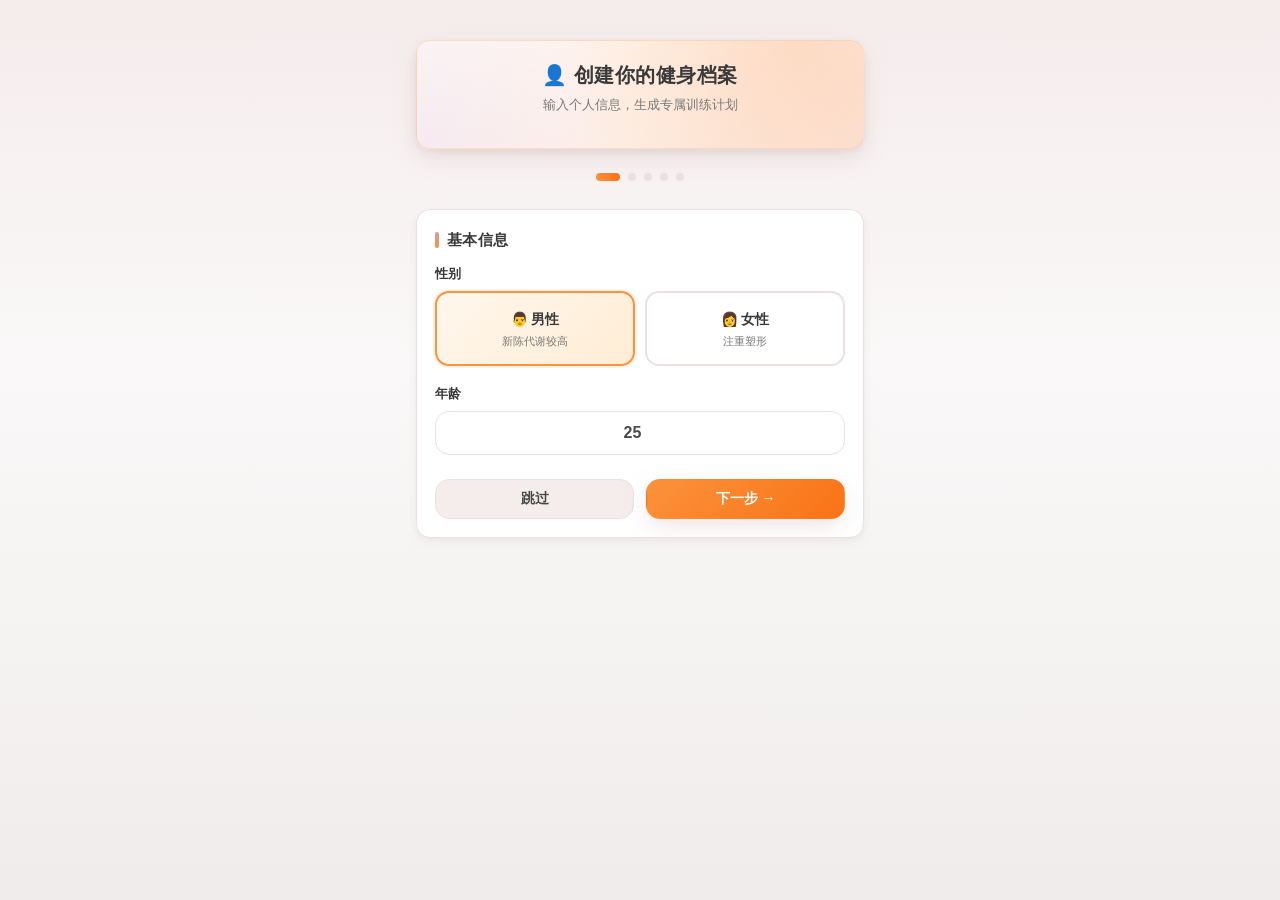
<file: index.html>
<!DOCTYPE html>
<html lang="zh-CN">
<head>
<meta charset="UTF-8">
<meta name="viewport" content="width=device-width, initial-scale=1.0">
<meta name="theme-color" content="#C4A4A4">
<title>减脂教练 · 首页</title>
<link rel="stylesheet" href="shared.css">
<style>
  .content-tabs {
    display: flex;
    gap: 6px;
    margin-bottom: 14px;
    overflow-x: auto;
    padding-bottom: 4px;
    scrollbar-width: none;
  }
  .content-tabs::-webkit-scrollbar { display: none; }
  .content-tab-btn {
    flex: 0 0 auto;
    padding: 8px 16px;
    font-size: 13px;
    font-weight: 600;
    border-radius: var(--radius-pill);
    background: var(--surface);
    border: 1px solid var(--border);
    color: var(--sub);
    cursor: pointer;
    transition: all 0.2s;
    font-family: inherit;
  }
  .content-tab-btn.active {
    background: linear-gradient(135deg, #fb923c, #f97316);
    color: #fff;
    border-color: transparent;
    box-shadow: var(--shadow-primary);
  }
  .content-section { display: none; }
  .content-section.active { display: block; }
  .ref-food-row {
    display: flex;
    align-items: center;
    gap: 12px;
    padding: 12px 0;
    border-bottom: 1px dashed var(--border);
  }
  .ref-food-row:last-child { border-bottom: none; }
  .ref-food-icon {
    width: 36px;
    height: 36px;
    border-radius: 50%;
    background: var(--surface);
    display: flex;
    align-items: center;
    justify-content: center;
    font-size: 18px;
    flex-shrink: 0;
  }
  .ref-food-info { flex: 1; }
  .ref-food-title { font-weight: 600; font-size: 14px; color: var(--text-strong); }
  .ref-food-desc { font-size: 12px; color: var(--sub); margin-top: 2px; }
  .check-item {
    display: flex;
    align-items: center;
    gap: 10px;
    padding: 10px 0;
    border-bottom: 1px dashed var(--border);
    cursor: pointer;
  }
  .check-item:last-child { border-bottom: none; }
  .check-box {
    width: 22px;
    height: 22px;
    border-radius: 6px;
    border: 2px solid var(--border);
    display: flex;
    align-items: center;
    justify-content: center;
    flex-shrink: 0;
    transition: all 0.2s;
  }
  .check-item.checked .check-box {
    background: linear-gradient(135deg, #fb923c, #f97316);
    border-color: transparent;
  }
  .check-box::after {
    content: '✓';
    color: #fff;
    font-size: 12px;
    font-weight: 700;
    opacity: 0;
  }
  .check-item.checked .check-box::after { opacity: 1; }
  .check-text { flex: 1; font-size: 13px; }
  .check-item.checked .check-text { text-decoration: line-through; color: var(--sub); }
</style>
</head>
<body>
<script>window.PAGE_META = { key: 'home', dark: false, title: '首页' };</script>

<main class="container">

  <section class="card hero-card" style="text-align:center">
    <h1>👋 你好，<span id="userName">健身达人</span></h1>
    <div class="hero-sub" id="userGoal">开始你的健身之旅</div>
    
    <div class="grid-4" style="gap:8px;margin-top:16px">
      <div class="metric-box"><span class="metric-val" id="hWeight">70</span><span class="metric-label">当前体重</span></div>
      <div class="metric-box"><span class="metric-val" id="hBMI">24.2</span><span class="metric-label">BMI指数</span></div>
      <div class="metric-box water"><span class="metric-val" id="hCalories">1600</span><span class="metric-label">每日摄入</span></div>
      <div class="metric-box exercise"><span class="metric-val" id="hProtein">105</span><span class="metric-label">蛋白质(g)</span></div>
    </div>

    <div style="display:flex;align-items:center;justify-content:center;gap:16px;margin-top:16px;padding-top:12px;border-top:1px dashed rgba(249,115,22,0.2)">
      <div class="progress-ring-overview" id="weightRing" style="--progress:0%">
        <span id="weightPct">0%</span>
      </div>
      <div style="text-align:left">
        <div style="font-size:13px;color:var(--sub)">减重进度</div>
        <div style="font-size:16px;font-weight:700;color:var(--text-strong)" id="weightRange">—</div>
        <div style="font-size:11.5px;color:#22c55e" id="weightTarget">目标 — kg</div>
      </div>
    </div>

    <button class="btn btn-secondary" style="margin-top:16px" onclick="editProfile()">编辑个人信息</button>
  </section>

  <div class="content-tabs">
    <button class="content-tab-btn active" onclick="switchTab('diet', this)">🍽️ 饮食参考</button>
    <button class="content-tab-btn" onclick="switchTab('checklist', this)">✅ 必做清单</button>
    <button class="content-tab-btn" onclick="switchTab('training', this)">💪 本周训练</button>
    <button class="content-tab-btn" onclick="switchTab('summary', this)">📊 每周小结</button>
    <button class="content-tab-btn" onclick="switchTab('tutorial', this)">📚 健身教程</button>
  </div>

  <!-- 饮食参考 -->
  <div id="tab-diet" class="content-section active">
    <section class="card">
      <div class="flex-between">
        <h3>📊 你的每日营养目标</h3>
        <span class="badge" style="background:#f97316;color:#fff">个性化方案</span>
      </div>
      <div class="grid-3" style="gap:10px;margin-top:10px">
        <div style="background:#fef3c7;padding:12px;border-radius:var(--radius-sm)">
          <div style="font-size:11px;color:#92400e">每日热量</div>
          <div style="font-size:20px;font-weight:700;color:#d97706" id="dailyCalories">1600</div>
          <div style="font-size:10px;color:#b45309">千卡</div>
        </div>
        <div style="background:#dbeafe;padding:12px;border-radius:var(--radius-sm)">
          <div style="font-size:11px;color:#1e40af">蛋白质</div>
          <div style="font-size:20px;font-weight:700;color:#2563eb" id="dailyProtein">105</div>
          <div style="font-size:10px;color:#1d4ed8">克</div>
        </div>
        <div style="background:#dcfce7;padding:12px;border-radius:var(--radius-sm)">
          <div style="font-size:11px;color:#166534">饮水量</div>
          <div style="font-size:20px;font-weight:700;color:#22c55e" id="dailyWater">2.5</div>
          <div style="font-size:10px;color:#15803d">升</div>
        </div>
      </div>
      <div style="margin-top:12px;padding:10px;background:#fef9c3;border-radius:var(--radius-sm);display:flex;align-items:center;gap:8px">
        <span>🌿</span>
        <span style="font-size:12px;color:#854d0e">当前季节：<span id="currentSeason">夏季</span>，推荐当季蔬菜</span>
      </div>
    </section>

    <section class="card">
      <h3>🍳 早餐</h3>
      <div id="breakfastContent">
        <div class="ref-food-row">
          <div class="ref-food-icon">🥚</div>
          <div class="ref-food-info">
            <div class="ref-food-title">鸡蛋</div>
            <div class="ref-food-desc">3个（蛋白质约18g）</div>
          </div>
        </div>
        <div class="ref-food-row">
          <div class="ref-food-icon">🥛</div>
          <div class="ref-food-info">
            <div class="ref-food-title">牛奶</div>
            <div class="ref-food-desc">250ml</div>
          </div>
        </div>
      </div>
      <div style="margin-top:10px;padding:8px;background:#f3f4f6;border-radius:var(--radius-sm);font-size:12px;color:var(--sub)">
        💡 早餐蛋白质占比 27%，唤醒新陈代谢
      </div>
    </section>

    <section class="card">
      <h3>🍖 午餐</h3>
      <div id="lunchContent">
        <div class="ref-food-row">
          <div class="ref-food-icon">🍗</div>
          <div class="ref-food-info">
            <div class="ref-food-title">鸡胸肉</div>
            <div class="ref-food-desc">150g（蛋白质约36g）</div>
          </div>
        </div>
        <div class="ref-food-row">
          <div class="ref-food-icon">🍚</div>
          <div class="ref-food-info">
            <div class="ref-food-title">米饭</div>
            <div class="ref-food-desc">100g</div>
          </div>
        </div>
        <div class="ref-food-row">
          <div class="ref-food-icon">🥬</div>
          <div class="ref-food-info">
            <div class="ref-food-title">蔬菜</div>
            <div class="ref-food-desc">200g</div>
          </div>
        </div>
      </div>
      <div style="margin-top:10px;padding:8px;background:#f3f4f6;border-radius:var(--radius-sm);font-size:12px;color:var(--sub)">
        💡 午餐蛋白质占比 33%，补充能量应对下午
      </div>
    </section>

    <section class="card">
      <h3>🥗 晚餐</h3>
      <div id="dinnerContent">
        <div class="ref-food-row">
          <div class="ref-food-icon">🐟</div>
          <div class="ref-food-info">
            <div class="ref-food-title">鱼</div>
            <div class="ref-food-desc">200g（蛋白质约40g）</div>
          </div>
        </div>
        <div class="ref-food-row">
          <div class="ref-food-icon">🥦</div>
          <div class="ref-food-info">
            <div class="ref-food-title">蔬菜</div>
            <div class="ref-food-desc">300g</div>
          </div>
        </div>
        <div class="ref-food-row">
          <div class="ref-food-icon">🌽</div>
          <div class="ref-food-info">
            <div class="ref-food-title">玉米</div>
            <div class="ref-food-desc">半根（约80g）</div>
          </div>
        </div>
      </div>
      <div style="margin-top:10px;padding:8px;background:#f3f4f6;border-radius:var(--radius-sm);font-size:12px;color:var(--sub)">
        💡 晚餐蛋白质占比 40%，睡前修复肌肉
      </div>
    </section>

    <section class="card">
      <h3>🎯 你的偏好食材</h3>
      <div style="font-size:11px;color:var(--sub);margin-bottom:10px">
        <span class="badge" style="background:#22c55e;color:#fff;font-size:10px;margin-right:4px">喜欢</span>高频率安排
        <span class="badge" style="background:#f59e0b;color:#fff;font-size:10px;margin-right:4px;margin-left:8px">能接受</span>适当安排
        <span class="badge" style="background:#ef4444;color:#fff;font-size:10px;margin-left:8px">不喜欢</span>不安排
        <span class="badge" style="background:#0ea5e9;color:#fff;font-size:10px;margin-left:8px">🌿</span>当季
      </div>
      <div style="display:grid;grid-template-columns:1fr 1fr;gap:10px">
        <div style="background:#f8fafc;border-radius:var(--radius-sm);padding:10px">
          <div style="font-size:12px;color:var(--sub);margin-bottom:6px">🥩 肉类</div>
          <div id="prefMeats" style="font-size:12px;line-height:1.6"></div>
        </div>
        <div style="background:#f8fafc;border-radius:var(--radius-sm);padding:10px">
          <div style="font-size:12px;color:var(--sub);margin-bottom:6px">🥬 蔬菜</div>
          <div id="prefVegs" style="font-size:12px;line-height:1.6"></div>
        </div>
        <div style="background:#f8fafc;border-radius:var(--radius-sm);padding:10px">
          <div style="font-size:12px;color:var(--sub);margin-bottom:6px">🍚 主食</div>
          <div id="prefStaples" style="font-size:12px;line-height:1.6"></div>
        </div>
        <div style="background:#f8fafc;border-radius:var(--radius-sm);padding:10px">
          <div style="font-size:12px;color:var(--sub);margin-bottom:6px">🍎 水果</div>
          <div id="prefFruits" style="font-size:12px;line-height:1.6"></div>
        </div>
      </div>
    </section>

    <section class="card">
      <h3>🌿 当季推荐蔬菜</h3>
      <div id="seasonalVegList" style="display:flex;flex-wrap:wrap;gap:8px">
        <span class="badge" style="background:#0ea5e9;color:#fff">黄瓜</span>
        <span class="badge" style="background:#0ea5e9;color:#fff">西红柿</span>
        <span class="badge" style="background:#0ea5e9;color:#fff">茄子</span>
      </div>
      <div style="margin-top:10px;padding:8px;background:#e0f2fe;border-radius:var(--radius-sm);font-size:12px;color:#0369a1">
        💡 当季蔬菜新鲜度高、营养丰富、价格实惠，优先选择
      </div>
    </section>
  </div>

  <!-- 必做清单 -->
  <div id="tab-checklist" class="content-section">
    <section class="card">
      <div class="flex-between">
        <h3>📋 今日必做</h3>
        <span class="badge" id="checkProgress">0/6</span>
      </div>
      <div id="checklistItems">
        <div class="check-item" onclick="toggleCheck(0)">
          <div class="check-box"></div>
          <span class="check-text">喝够 <span id="waterTarget">6</span> 杯水</span>
        </div>
        <div class="check-item" onclick="toggleCheck(1)">
          <div class="check-box"></div>
          <span class="check-text">完成今日训练计划</span>
        </div>
        <div class="check-item" onclick="toggleCheck(2)">
          <div class="check-box"></div>
          <span class="check-text">摄入 <span id="proteinTarget">105</span>g 蛋白质</span>
        </div>
        <div class="check-item" onclick="toggleCheck(3)">
          <div class="check-box"></div>
          <span class="check-text">睡眠 <span id="sleepTarget">7.5</span> 小时</span>
        </div>
        <div class="check-item" onclick="toggleCheck(4)">
          <div class="check-box"></div>
          <span class="check-text">记录今日体重</span>
        </div>
        <div class="check-item" onclick="toggleCheck(5)">
          <div class="check-box"></div>
          <span class="check-text">训练后拉伸 10 分钟</span>
        </div>
      </div>
      <button class="btn btn-secondary btn-block" style="margin-top:12px" onclick="resetChecklist()">重置清单</button>
    </section>
  </div>

  <!-- 本周训练 -->
  <div id="tab-training" class="content-section">
    <section class="card">
      <div class="flex-between">
        <h3>📅 本周训练预告</h3>
        <a href="减脂训练日跟练_三分化.html" class="badge badge-info">查看详情</a>
      </div>
      <div id="weeklyPreview" style="margin-top:8px"></div>
    </section>

    <section class="card">
      <h3>🔥 今日训练</h3>
      <div id="todayTrainingCard"></div>
    </section>
  </div>

  <!-- 每周小结 -->
  <div id="tab-summary" class="content-section">
    <section class="card">
      <h3>📊 本周总结</h3>
      <div class="grid-2" style="gap:10px">
        <div class="metric-box">
          <span class="metric-val" id="weekWorkouts">0</span>
          <span class="metric-label">训练次数</span>
        </div>
        <div class="metric-box">
          <span class="metric-val" id="weekWeight">-</span>
          <span class="metric-label">体重变化</span>
        </div>
        <div class="metric-box water">
          <span class="metric-val" id="weekCalories">0</span>
          <span class="metric-label">消耗千卡</span>
        </div>
        <div class="metric-box exercise">
          <span class="metric-val" id="weekDays">7</span>
          <span class="metric-label">坚持天数</span>
        </div>
      </div>
    </section>

    <section class="card">
      <h3>💬 本周感受</h3>
      <textarea id="weekNotes" placeholder="记录本周的训练感受和进步..." style="width:100%;padding:12px;border-radius:var(--radius);border:1px solid var(--border);font-family:inherit;font-size:13px;margin-bottom:10px"></textarea>
      <button class="btn btn-primary btn-block" onclick="saveWeekNotes()">保存笔记</button>
    </section>
  </div>

  <!-- 健身教程 -->
  <div id="tab-tutorial" class="content-section">
    <section class="card">
      <h3>🎯 训练原则</h3>
      <div class="rule-list">
        <li><strong>安全第一：</strong>BMI 28+ 人群避免跳跃动作，选择低冲击有氧</li>
        <li><strong>动作标准：</strong>哑铃重量以能标准完成动作为宜，不追求大重量</li>
        <li><strong>循序渐进：</strong>新手前 2 周以熟悉动作为主，不急于加量</li>
        <li><strong>休息恢复：</strong>肌肉在休息中生长，不要过度训练</li>
        <li><strong>营养配合：</strong>训练配合饮食才能达到最佳效果</li>
      </div>
    </section>

    <section class="card">
      <h3>💧 饮水指南</h3>
      <div class="rule-list">
        <li><strong>训练前：</strong>训练前 30 分钟喝 300–500ml 水</li>
        <li><strong>训练中：</strong>每 15–20 分钟喝 100–150ml 水</li>
        <li><strong>训练后：</strong>训练后补充 500–800ml 水</li>
        <li><strong>日常：</strong>每天总饮水量达到 <span id="dailyWater">2.5L</span></li>
      </div>
    </section>

    <section class="card">
      <h3>💤 睡眠建议</h3>
      <div class="rule-list">
        <li><strong>睡眠时长：</strong>每天保证 7–9 小时睡眠</li>
        <li><strong>入睡时间：</strong>建议 22:30–23:30 之间入睡</li>
        <li><strong>睡眠质量：</strong>保持卧室黑暗、安静、凉爽</li>
        <li><strong>睡前习惯：</strong>睡前 1 小时避免使用电子设备</li>
      </div>
    </section>
  </div>

  <div style="text-align:center;color:#9ca3af;font-size:12px;padding:18px 0 24px">
    减脂教练 · v4.0
  </div>
</main>

<script src="data.js"></script>
<script src="shared.js"></script>
<script>
window.onerror = function(msg, url, line, col, error) {
  var errDiv = document.createElement('div');
  errDiv.style.cssText = 'position:fixed;top:0;left:0;right:0;background:#ef4444;color:#fff;padding:12px;font-size:13px;z-index:9999;white-space:pre-wrap;';
  errDiv.textContent = '错误: ' + msg + '\n文件: ' + url + '\n行: ' + line + ':' + col;
  document.body.appendChild(errDiv);
  return true;
};
window.addEventListener('unhandledrejection', function(e) {
  var errDiv = document.createElement('div');
  errDiv.style.cssText = 'position:fixed;top:0;left:0;right:0;background:#f59e0b;color:#fff;padding:12px;font-size:13px;z-index:9999;white-space:pre-wrap;';
  errDiv.textContent = 'Promise错误: ' + (e.reason && e.reason.message || e.reason);
  document.body.appendChild(errDiv);
});

if (!window.FIT) {
  var errDiv = document.createElement('div');
  errDiv.style.cssText = 'position:fixed;top:0;left:0;right:0;background:#dc2626;color:#fff;padding:16px;font-size:14px;z-index:9999;text-align:center;';
  errDiv.innerHTML = '<strong>❌ 数据加载失败!</strong><br>FIT 对象未定义，请刷新页面重试。';
  document.body.appendChild(errDiv);
}
</script>
<script>
(function () {
  var weightLog = [];
  try { weightLog = JSON.parse(localStorage.getItem('fit_weight_log') || '[]'); } catch(e) {}
  
  var latestWeight = weightLog.length > 0 ? weightLog[weightLog.length - 1].weight : FIT.body.startWeight;
  var startWeight = FIT.body.startWeight;
  var targetMin = FIT.body.targetMin;
  
  var progress = Math.max(0, Math.min(100, ((startWeight - latestWeight) / (startWeight - targetMin)) * 100));
  
  document.getElementById('weightRing').style.setProperty('--progress', progress + '%');
  document.getElementById('weightPct').textContent = Math.round(progress) + '%';
  document.getElementById('weightRange').textContent = startWeight + ' → ' + latestWeight + ' kg';
  document.getElementById('weightTarget').textContent = '目标 ' + targetMin + '–' + FIT.body.targetMax + 'kg';
  
  document.getElementById('hWeight').textContent = latestWeight;
  document.getElementById('hBMI').textContent = FIT.body.bmi;
  document.getElementById('hCalories').textContent = FIT.metrics.calories;
  document.getElementById('hProtein').textContent = FIT.metrics.protein;

  document.getElementById('userName').textContent = FIT.body.gender === '男' ? '帅哥' : '美女';
  var goalText = { lose: '🔥 减脂进行中', gain: '💪 增肌进行中', maintain: '⚖️ 维持身材', fit: '🏃 塑形中' };
  document.getElementById('userGoal').textContent = goalText[FIT.body.goal] || '开始你的健身之旅';

  document.getElementById('waterTarget').textContent = FIT.metrics.waterCount;
  document.getElementById('proteinTarget').textContent = FIT.metrics.protein;
  document.getElementById('sleepTarget').textContent = FIT.metrics.sleepHours;
  document.getElementById('dailyWater').textContent = FIT.metrics.water;

  window.switchTab = function(tab, el) {
    document.querySelectorAll('.content-tab-btn').forEach(function(btn) { btn.classList.remove('active'); });
    document.querySelectorAll('.content-section').forEach(function(sec) { sec.classList.remove('active'); });
    if (el) el.classList.add('active');
    else document.querySelector('.content-tab-btn[onclick*="' + tab + '"]').classList.add('active');
    var targetTab = document.getElementById('tab-' + tab);
    if (targetTab) targetTab.classList.add('active');
  };

  var checkedItems = [];
  try { checkedItems = JSON.parse(localStorage.getItem('fit_checklist') || '[]'); } catch(e) {}
  
  window.toggleCheck = function(idx) {
    if (checkedItems[idx]) {
      checkedItems[idx] = false;
    } else {
      checkedItems[idx] = true;
    }
    localStorage.setItem('fit_checklist', JSON.stringify(checkedItems));
    updateChecklist();
  };

  function updateChecklist() {
    var items = document.querySelectorAll('.check-item');
    var count = 0;
    items.forEach(function(el, idx) {
      if (checkedItems[idx]) {
        el.classList.add('checked');
        count++;
      } else {
        el.classList.remove('checked');
      }
    });
    document.getElementById('checkProgress').textContent = count + '/' + items.length;
  }

  window.resetChecklist = function() {
    checkedItems = [];
    localStorage.setItem('fit_checklist', '[]');
    updateChecklist();
  };

  updateChecklist();

  var dayIdx = new Date().getDay();
  var todayKey = FIT.dayKeys[dayIdx];
  var todayPlan = FIT.plans[todayKey] || FIT.plans.recovery;
  
  var colors = {
    pull: { bg: '#dbeafe', border: '#3b82f6', text: '#1e40af' },
    push: { bg: '#fef3c7', border: '#f59e0b', text: '#92400e' },
    leg: { bg: '#fee2e2', border: '#ef4444', text: '#991b1b' },
    cardio: { bg: '#dcfce7', border: '#22c55e', text: '#166534' },
    recovery: { bg: '#ede9fe', border: '#a78bfa', text: '#6d28d9' },
    fullbody: { bg: '#fce7f3', border: '#ec4899', text: '#9d174d' }
  };
  var color = colors[todayPlan.color] || colors.cardio;
  
  var trainingCard = document.getElementById('todayTrainingCard');
  if (todayPlan.moves && todayPlan.moves.length > 0) {
    trainingCard.innerHTML =
      '<div style="background:' + color.bg + ';border-left:4px solid ' + color.border + ';padding:12px;border-radius:var(--radius-sm)">' +
        '<div style="font-size:14px;font-weight:700;color:' + color.text + '">' + todayPlan.title + '</div>' +
        '<div style="font-size:12px;color:var(--sub);margin-top:4px">' + todayPlan.focus + '</div>' +
        '<div style="font-size:12px;color:var(--text-strong);margin-top:8px">动作数量：' + todayPlan.moves.length + ' 个</div>' +
        '<a href="减脂训练日跟练_三分化.html" style="display:inline-block;margin-top:10px;color:#f97316;font-size:13px;font-weight:600">去训练 →</a>' +
      '</div>';
  } else {
    trainingCard.innerHTML =
      '<div style="background:var(--surface);padding:12px;border-radius:var(--radius-sm)">' +
        '<div style="font-size:14px;font-weight:700">' + todayPlan.title + '</div>' +
        '<div style="font-size:12px;color:var(--sub);margin-top:4px">' + todayPlan.focus + '</div>' +
      '</div>';
  }

  function renderWeeklyPreview() {
    var container = document.getElementById('weeklyPreview');
    container.innerHTML = '';
    
    FIT.weekly.forEach(function(dayPlan, idx) {
      var isToday = idx === dayIdx;
      var dayOffset = idx - dayIdx;
      var dayLabel = dayPlan.day;
      if (dayOffset === 0) dayLabel = '今天';
      else if (dayOffset === 1) dayLabel = '明天';
      else if (dayOffset === -1) dayLabel = '昨天';
      
      var color = colors[dayPlan.color] || colors.cardio;
      
      var el = document.createElement('div');
      el.style.cssText = 
        'display:flex;align-items:center;gap:10px;padding:10px 12px;border-radius:var(--radius-sm);' +
        'margin-bottom:6px;transition:all 0.2s;' +
        (isToday ? 'background:' + color.bg + ';border-left:4px solid ' + color.border + ';' : 'background:var(--surface);');
      
      el.innerHTML =
        '<div style="width:32px;height:32px;border-radius:50%;background:' + color.bg + ';border:2px solid ' + color.border + ';' +
        'display:flex;align-items:center;justify-content:center;font-size:14px;font-weight:700;color:' + color.text + '">' +
        (idx + 1) + '</div>' +
        '<div style="flex:1">' +
          '<div style="font-size:13px;font-weight:600;color:var(--text-strong)">' + dayLabel + '</div>' +
          '<div style="font-size:12px;color:var(--sub)">' + dayPlan.title + '</div>' +
        '</div>' +
        (isToday ? '<span class="badge" style="background:' + color.border + ';color:#fff;font-size:10px">今日</span>' : '');
      
      container.appendChild(el);
    });
  }
  renderWeeklyPreview();

  var weekNotes = '';
  try { weekNotes = localStorage.getItem('fit_week_notes') || ''; } catch(e) {}
  document.getElementById('weekNotes').value = weekNotes;

  window.saveWeekNotes = function() {
    var notes = document.getElementById('weekNotes').value;
    localStorage.setItem('fit_week_notes', notes);
    toast('笔记保存成功');
  };

  window.editProfile = function() {
    localStorage.removeItem('fit_onboarding_done');
    window.location.href = 'onboarding.html';
  };

  function renderPersonalizedDiet() {
    var diet = generatePersonalizedDiet();
    
    document.getElementById('dailyCalories').textContent = FIT.metrics.calories;
    document.getElementById('dailyProtein').textContent = FIT.metrics.protein;
    document.getElementById('dailyWater').textContent = FIT.metrics.water;
    
    document.getElementById('currentSeason').textContent = diet.seasonName;
    
    function getPrefBadge(pref, seasonal) {
      var badge = '';
      if (pref === 'like') badge = '<span style="background:#22c55e;color:#fff;font-size:10px;padding:1px 4px;border-radius:3px;margin-left:4px">喜欢</span>';
      else if (pref === 'neutral') badge = '<span style="background:#f59e0b;color:#fff;font-size:10px;padding:1px 4px;border-radius:3px;margin-left:4px">能接受</span>';
      if (seasonal) badge += '<span style="background:#0ea5e9;color:#fff;font-size:10px;padding:1px 4px;border-radius:3px;margin-left:4px">🌿</span>';
      return badge;
    }
    
    function getSeasonalBadge(isSeasonal) {
      return isSeasonal ? '<span style="background:#0ea5e9;color:#fff;font-size:10px;padding:1px 4px;border-radius:3px;margin-left:4px">当季</span>' : '';
    }
    
    var breakfastHtml = 
      '<div class="ref-food-row">' +
        '<div class="ref-food-icon">🥚</div>' +
        '<div class="ref-food-info">' +
          '<div class="ref-food-title">' + diet.breakfast.meatName + '</div>' +
          '<div class="ref-food-desc">' + (diet.breakfast.meatQty > 0 ? diet.breakfast.meatQty + '个' : diet.breakfast.meat.weight + 'g') + '（蛋白质约' + diet.breakfast.meat.protein + 'g）</div>' +
        '</div>' +
      '</div>' +
      '<div class="ref-food-row">' +
        '<div class="ref-food-icon">🥛</div>' +
        '<div class="ref-food-info">' +
          '<div class="ref-food-title">牛奶</div>' +
          '<div class="ref-food-desc">250ml</div>' +
        '</div>' +
      '</div>' +
      '<div class="ref-food-row">' +
        '<div class="ref-food-icon">🍞</div>' +
        '<div class="ref-food-info">' +
          '<div class="ref-food-title">' + diet.breakfast.staple.name + '</div>' +
          '<div class="ref-food-desc">' + diet.breakfast.staple.weight + 'g</div>' +
        '</div>' +
      '</div>';
    
    document.getElementById('breakfastContent').innerHTML = breakfastHtml;
    
    var lunchHtml = 
      '<div class="ref-food-row">' +
        '<div class="ref-food-icon">🍗</div>' +
        '<div class="ref-food-info">' +
          '<div class="ref-food-title">' + diet.lunch.meat.name + '</div>' +
          '<div class="ref-food-desc">' + diet.lunch.meat.weight + 'g（蛋白质约' + diet.lunch.meat.protein + 'g）</div>' +
        '</div>' +
      '</div>' +
      '<div class="ref-food-row">' +
        '<div class="ref-food-icon">🍚</div>' +
        '<div class="ref-food-info">' +
          '<div class="ref-food-title">' + diet.lunch.staple.name + '</div>' +
          '<div class="ref-food-desc">' + diet.lunch.staple.weight + 'g</div>' +
        '</div>' +
      '</div>' +
      '<div class="ref-food-row">' +
        '<div class="ref-food-icon">🥬</div>' +
        '<div class="ref-food-info">' +
          '<div class="ref-food-title">' + diet.lunch.veg + getSeasonalBadge(diet.lunch.vegSeasonal) + '</div>' +
          '<div class="ref-food-desc">200g</div>' +
        '</div>' +
      '</div>';
    
    document.getElementById('lunchContent').innerHTML = lunchHtml;
    
    var dinnerHtml = 
      '<div class="ref-food-row">' +
        '<div class="ref-food-icon">🐟</div>' +
        '<div class="ref-food-info">' +
          '<div class="ref-food-title">' + diet.dinner.meat.name + '</div>' +
          '<div class="ref-food-desc">' + diet.dinner.meat.weight + 'g（蛋白质约' + diet.dinner.meat.protein + 'g）</div>' +
        '</div>' +
      '</div>' +
      '<div class="ref-food-row">' +
        '<div class="ref-food-icon">🥦</div>' +
        '<div class="ref-food-info">' +
          '<div class="ref-food-title">' + diet.dinner.veg + getSeasonalBadge(diet.dinner.vegSeasonal) + '</div>' +
          '<div class="ref-food-desc">300g</div>' +
        '</div>' +
      '</div>' +
      '<div class="ref-food-row">' +
        '<div class="ref-food-icon">🌽</div>' +
        '<div class="ref-food-info">' +
          '<div class="ref-food-title">' + diet.dinner.carb.name + '</div>' +
          '<div class="ref-food-desc">' + diet.dinner.carb.weight + 'g</div>' +
        '</div>' +
      '</div>';
    
    document.getElementById('dinnerContent').innerHTML = dinnerHtml;
    
    document.getElementById('prefMeats').innerHTML = diet.preferredMeats.map(function(i) { return i.name + getPrefBadge(i.pref, i.seasonal); }).join('<br>');
    document.getElementById('prefVegs').innerHTML = diet.preferredVegs.map(function(i) { return i.name + getPrefBadge(i.pref, i.seasonal); }).join('<br>');
    document.getElementById('prefStaples').innerHTML = diet.preferredStaples.map(function(i) { return i.name + getPrefBadge(i.pref, false); }).join('<br>');
    document.getElementById('prefFruits').innerHTML = diet.preferredFruits.map(function(i) { return i.name + getPrefBadge(i.pref, i.seasonal); }).join('<br>');
    
    var seasonalVegHtml = '';
    diet.seasonalVegList.forEach(function(vegKey) {
      var vegData = FIT.foodDatabase.veg[vegKey];
      if (vegData) {
        seasonalVegHtml += '<span class="badge" style="background:#0ea5e9;color:#fff">' + vegData.name + '</span>';
      }
    });
    document.getElementById('seasonalVegList').innerHTML = seasonalVegHtml;
  }

  renderPersonalizedDiet();
})();
</script>
</body>
</html>
</file>
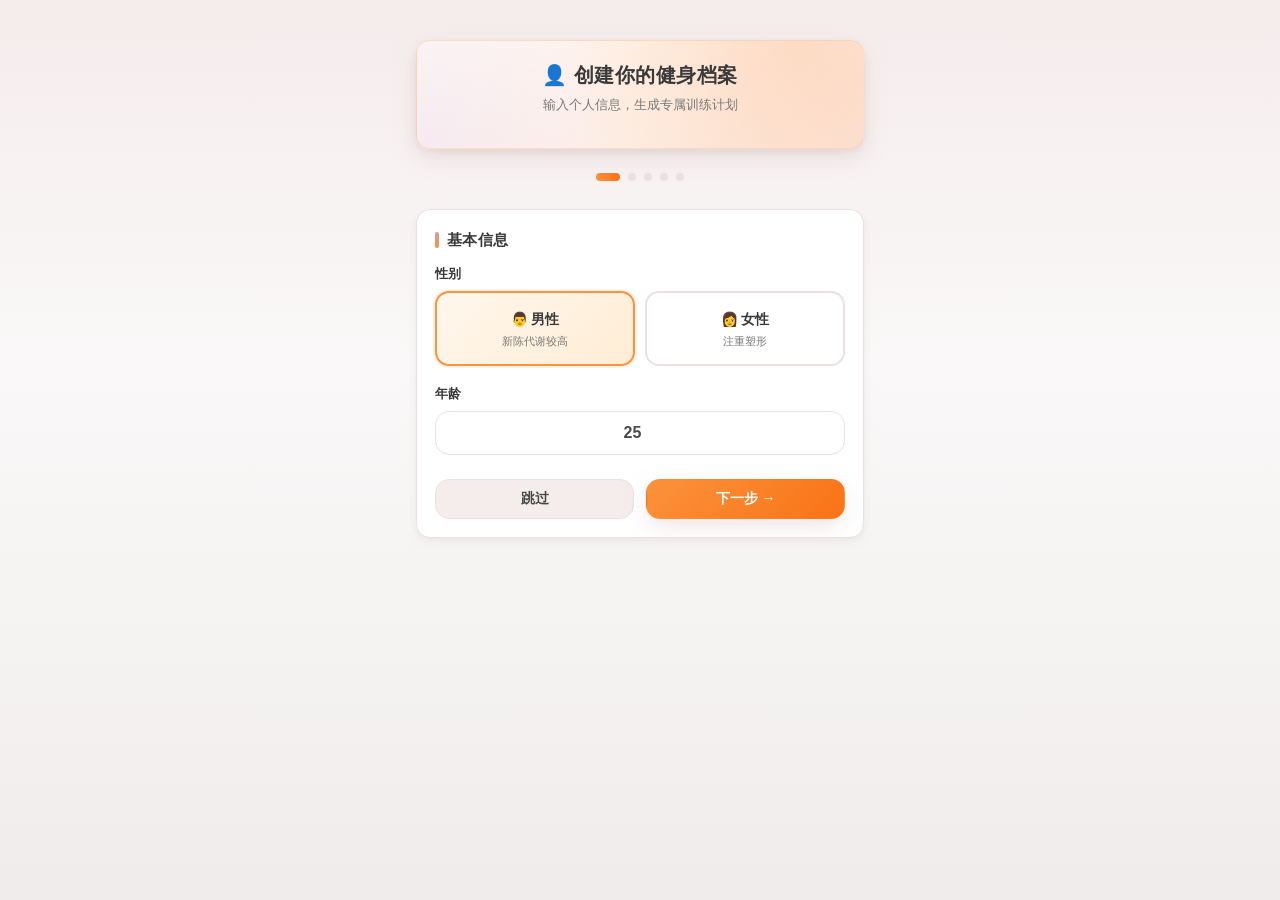
<file: onboarding.html>
<!DOCTYPE html>
<html lang="zh-CN">
<head>
<meta charset="UTF-8">
<meta name="viewport" content="width=device-width, initial-scale=1.0">
<title>减脂教练 · 用户画像</title>
<link rel="stylesheet" href="shared.css">
<style>
  .onboarding-container {
    max-width: 480px;
    margin: 0 auto;
    padding: 24px 16px;
    padding-top: 40px;
  }
  .step-indicator {
    display: flex;
    justify-content: center;
    gap: 8px;
    margin-bottom: 28px;
  }
  .step-dot {
    width: 8px;
    height: 8px;
    border-radius: 50%;
    background: var(--border);
    transition: all 0.3s;
  }
  .step-dot.active {
    width: 24px;
    border-radius: 4px;
    background: linear-gradient(90deg, #fb923c, #f97316);
  }
  .form-group {
    margin-bottom: 18px;
  }
  .form-group label {
    display: block;
    font-size: 13px;
    font-weight: 600;
    color: var(--text-strong);
    margin-bottom: 6px;
  }
  .form-group input {
    width: 100%;
    padding: 12px;
    border-radius: var(--radius);
    border: 1px solid var(--border);
    font-size: 16px;
    font-weight: 600;
    text-align: center;
    background: var(--card);
  }
  .form-group input:focus {
    border-color: #fb923c;
    box-shadow: 0 0 0 3px rgba(249, 115, 22, 0.15);
  }
  .radio-group {
    display: grid;
    grid-template-columns: 1fr 1fr;
    gap: 10px;
  }
  .radio-option {
    padding: 14px;
    border-radius: var(--radius);
    border: 2px solid var(--border);
    text-align: center;
    cursor: pointer;
    transition: all 0.2s;
    background: var(--card);
  }
  .radio-option:hover {
    border-color: var(--primary);
  }
  .radio-option.selected {
    border-color: #fb923c;
    background: linear-gradient(135deg, #fff7ed, #ffedd5);
    box-shadow: 0 0 0 2px rgba(249, 115, 22, 0.1);
  }
  .radio-option span {
    font-size: 14px;
    font-weight: 600;
    color: var(--text-strong);
  }
  .radio-option small {
    display: block;
    font-size: 11px;
    color: var(--sub);
    margin-top: 2px;
  }
  .btn-nav {
    display: flex;
    gap: 12px;
    margin-top: 24px;
  }
  .btn-nav .btn {
    flex: 1;
  }
  .result-card {
    background: var(--card);
    border-radius: var(--radius-lg);
    padding: 20px;
    margin-top: 16px;
    border: 1px solid var(--border);
  }
  .result-row {
    display: flex;
    justify-content: space-between;
    align-items: center;
    padding: 10px 0;
    border-bottom: 1px dashed var(--border);
  }
  .result-row:last-child {
    border-bottom: none;
  }
  .result-label {
    font-size: 13px;
    color: var(--sub);
  }
  .result-value {
    font-size: 16px;
    font-weight: 700;
    color: var(--text-strong);
  }
  .result-value.primary {
    color: #f97316;
  }
  .bmi-badge {
    display: inline-flex;
    padding: 4px 10px;
    border-radius: var(--radius-pill);
    font-size: 12px;
    font-weight: 600;
  }
  .bmi-normal { background: #dcfce7; color: #166534; }
  .bmi-overweight { background: #fef3c7; color: #92400e; }
  .bmi-obese { background: #fee2e2; color: #991b1b; }

  .food-category {
    margin-bottom: 16px;
  }
  .food-category h4 {
    font-size: 14px;
    font-weight: 600;
    color: var(--text-strong);
    margin-bottom: 8px;
    padding-left: 4px;
  }
  .food-item {
    display: flex;
    align-items: center;
    padding: 10px;
    border-radius: var(--radius);
    border: 1px solid var(--border);
    margin-bottom: 6px;
    background: var(--card);
    transition: all 0.2s;
  }
  .food-item:hover {
    border-color: var(--primary);
  }
  .food-item.selected-like {
    border-color: #22c55e;
    background: #f0fdf4;
  }
  .food-item.selected-neutral {
    border-color: #f59e0b;
    background: #fffbeb;
  }
  .food-item.selected-dislike {
    border-color: #ef4444;
    background: #fef2f2;
  }
  .food-name {
    flex: 1;
    font-size: 13px;
    font-weight: 500;
    color: var(--text-strong);
  }
  .food-radio {
    display: flex;
    gap: 6px;
  }
  .food-radio button {
    width: 28px;
    height: 28px;
    border-radius: 50%;
    border: 1px solid var(--border);
    background: var(--card);
    font-size: 12px;
    cursor: pointer;
    display: flex;
    align-items: center;
    justify-content: center;
    transition: all 0.2s;
  }
  .food-radio button:hover {
    border-color: var(--primary);
  }
  .food-radio button.like.selected {
    background: #22c55e;
    color: #fff;
    border-color: #22c55e;
  }
  .food-radio button.neutral.selected {
    background: #f59e0b;
    color: #fff;
    border-color: #f59e0b;
  }
  .food-radio button.dislike.selected {
    background: #ef4444;
    color: #fff;
    border-color: #ef4444;
  }
  .tab-bar {
    display: flex;
    gap: 8px;
    margin-bottom: 16px;
    background: var(--surface);
    padding: 4px;
    border-radius: var(--radius);
  }
  .tab-bar button {
    flex: 1;
    padding: 10px;
    border: none;
    border-radius: var(--radius-sm);
    font-size: 13px;
    font-weight: 600;
    color: var(--sub);
    background: transparent;
    cursor: pointer;
    transition: all 0.2s;
  }
  .tab-bar button.active {
    background: var(--card);
    color: var(--text-strong);
    box-shadow: 0 1px 2px rgba(0,0,0,0.05);
  }
</style>
</head>
<body>
<div class="onboarding-container">
  <div class="card hero-card" style="text-align:center;margin-bottom:24px">
    <h1>👤 创建你的健身档案</h1>
    <div class="hero-sub">输入个人信息，生成专属训练计划</div>
  </div>

  <div class="step-indicator">
    <div class="step-dot active" id="step1"></div>
    <div class="step-dot" id="step2"></div>
    <div class="step-dot" id="step3"></div>
    <div class="step-dot" id="step4"></div>
    <div class="step-dot" id="step5"></div>
  </div>

  <!-- Step 1: 基本信息 -->
  <div id="formStep1" class="card" style="display:block">
    <h3>基本信息</h3>
    <div class="form-group">
      <label>性别</label>
      <div class="radio-group">
        <div class="radio-option selected" onclick="selectGender('男')" data-value="男">
          <span>👨 男性</span>
          <small>新陈代谢较高</small>
        </div>
        <div class="radio-option" onclick="selectGender('女')" data-value="女">
          <span>👩 女性</span>
          <small>注重塑形</small>
        </div>
      </div>
    </div>
    <div class="form-group">
      <label>年龄</label>
      <input type="number" id="age" placeholder="25" min="15" max="80" value="25">
    </div>
    <div class="btn-nav">
      <button class="btn btn-secondary" onclick="nextStep(1)">跳过</button>
      <button class="btn btn-primary" onclick="nextStep(1)">下一步 →</button>
    </div>
  </div>

  <!-- Step 2: 身体数据 -->
  <div id="formStep2" class="card" style="display:none">
    <h3>身体数据</h3>
    <div class="form-group">
      <label>身高 (cm)</label>
      <input type="number" id="height" placeholder="170" min="100" max="250" value="170">
    </div>
    <div class="form-group">
      <label>体重 (kg)</label>
      <input type="number" id="weight" placeholder="70" min="30" max="200" step="0.1" value="70">
    </div>
    <div class="btn-nav">
      <button class="btn btn-secondary" onclick="prevStep(2)">← 返回</button>
      <button class="btn btn-primary" onclick="nextStep(2)">下一步 →</button>
    </div>
  </div>

  <!-- Step 3: 目标选择 -->
  <div id="formStep3" class="card" style="display:none">
    <h3>健身目标</h3>
    <div class="radio-group">
      <div class="radio-option selected" onclick="selectGoal('lose')" data-value="lose">
        <span>🔥 减脂</span>
        <small>减少体脂率</small>
      </div>
      <div class="radio-option" onclick="selectGoal('gain')" data-value="gain">
        <span>💪 增肌</span>
        <small>增加肌肉量</small>
      </div>
      <div class="radio-option" onclick="selectGoal('maintain')" data-value="maintain">
        <span>⚖️ 维持</span>
        <small>保持现有状态</small>
      </div>
      <div class="radio-option" onclick="selectGoal('fit')" data-value="fit">
        <span>🏃 塑形</span>
        <small>提升身体素质</small>
      </div>
    </div>
    <div class="form-group">
      <label>目标体重 (kg)</label>
      <input type="number" id="targetWeight" placeholder="60" min="30" max="200" step="0.1" value="60">
      <small style="color:var(--sub);font-size:12px;margin-top:4px;display:block">设置你的理想体重目标</small>
    </div>
    <div class="form-group">
      <label>每周训练天数</label>
      <div class="radio-group">
        <div class="radio-option" onclick="selectDays(3)" data-value="3">
          <span>3 天</span>
          <small>新手入门</small>
        </div>
        <div class="radio-option selected" onclick="selectDays(5)" data-value="5">
          <span>5 天</span>
          <small>标准训练</small>
        </div>
        <div class="radio-option" onclick="selectDays(6)" data-value="6">
          <span>6 天</span>
          <small>进阶训练</small>
        </div>
      </div>
    </div>
    <div class="btn-nav">
      <button class="btn btn-secondary" onclick="prevStep(3)">← 返回</button>
      <button class="btn btn-primary" onclick="nextStep(3)">下一步 →</button>
    </div>
  </div>

  <!-- Step 4: 食物偏好 -->
  <div id="formStep4" class="card" style="display:none">
    <div class="flex-between">
      <h3>食物偏好</h3>
      <span class="badge" style="background:#0ea5e9;color:#fff;font-size:11px">🌿 当季优先推荐</span>
    </div>
    <div class="tab-bar">
      <button class="active" onclick="switchFoodTab('meat')">🥩 肉类 (8)</button>
      <button onclick="switchFoodTab('veg')">🥬 蔬菜 (16)</button>
      <button onclick="switchFoodTab('staple')">🍚 主食 (8)</button>
      <button onclick="switchFoodTab('fruit')">🍎 水果 (10)</button>
    </div>

    <div id="foodMeat" class="food-content">
      <div class="food-category">
        <div class="food-item" data-category="meat" data-item="chicken">
          <span class="food-name">鸡胸肉</span>
          <div class="food-radio">
            <button class="like" onclick="setFoodPref('meat', 'chicken', 'like')">😊</button>
            <button class="neutral" onclick="setFoodPref('meat', 'chicken', 'neutral')">😐</button>
            <button class="dislike" onclick="setFoodPref('meat', 'chicken', 'dislike')">😕</button>
          </div>
        </div>
        <div class="food-item" data-category="meat" data-item="beef">
          <span class="food-name">瘦牛肉</span>
          <div class="food-radio">
            <button class="like" onclick="setFoodPref('meat', 'beef', 'like')">😊</button>
            <button class="neutral" onclick="setFoodPref('meat', 'beef', 'neutral')">😐</button>
            <button class="dislike" onclick="setFoodPref('meat', 'beef', 'dislike')">😕</button>
          </div>
        </div>
        <div class="food-item" data-category="meat" data-item="fish">
          <span class="food-name">鱼</span>
          <div class="food-radio">
            <button class="like" onclick="setFoodPref('meat', 'fish', 'like')">😊</button>
            <button class="neutral" onclick="setFoodPref('meat', 'fish', 'neutral')">😐</button>
            <button class="dislike" onclick="setFoodPref('meat', 'fish', 'dislike')">😕</button>
          </div>
        </div>
        <div class="food-item" data-category="meat" data-item="shrimp">
          <span class="food-name">虾</span>
          <div class="food-radio">
            <button class="like" onclick="setFoodPref('meat', 'shrimp', 'like')">😊</button>
            <button class="neutral" onclick="setFoodPref('meat', 'shrimp', 'neutral')">😐</button>
            <button class="dislike" onclick="setFoodPref('meat', 'shrimp', 'dislike')">😕</button>
          </div>
        </div>
        <div class="food-item" data-category="meat" data-item="eggs">
          <span class="food-name">鸡蛋</span>
          <div class="food-radio">
            <button class="like" onclick="setFoodPref('meat', 'eggs', 'like')">😊</button>
            <button class="neutral" onclick="setFoodPref('meat', 'eggs', 'neutral')">😐</button>
            <button class="dislike" onclick="setFoodPref('meat', 'eggs', 'dislike')">😕</button>
          </div>
        </div>
        <div class="food-item" data-category="meat" data-item="tofu">
          <span class="food-name">豆腐</span>
          <div class="food-radio">
            <button class="like" onclick="setFoodPref('meat', 'tofu', 'like')">😊</button>
            <button class="neutral" onclick="setFoodPref('meat', 'tofu', 'neutral')">😐</button>
            <button class="dislike" onclick="setFoodPref('meat', 'tofu', 'dislike')">😕</button>
          </div>
        </div>
        <div class="food-item" data-category="meat" data-item="leanpork">
          <span class="food-name">瘦猪肉</span>
          <div class="food-radio">
            <button class="like" onclick="setFoodPref('meat', 'leanpork', 'like')">😊</button>
            <button class="neutral" onclick="setFoodPref('meat', 'leanpork', 'neutral')">😐</button>
            <button class="dislike" onclick="setFoodPref('meat', 'leanpork', 'dislike')">😕</button>
          </div>
        </div>
        <div class="food-item" data-category="meat" data-item="turkey">
          <span class="food-name">火鸡肉</span>
          <div class="food-radio">
            <button class="like" onclick="setFoodPref('meat', 'turkey', 'like')">😊</button>
            <button class="neutral" onclick="setFoodPref('meat', 'turkey', 'neutral')">😐</button>
            <button class="dislike" onclick="setFoodPref('meat', 'turkey', 'dislike')">😕</button>
          </div>
        </div>
      </div>
    </div>

    <div id="foodVeg" class="food-content" style="display:none">
      <div class="food-category">
        <div class="food-item" data-category="veg" data-item="spinach">
          <span class="food-name">菠菜 🌿</span>
          <div class="food-radio">
            <button class="like" onclick="setFoodPref('veg', 'spinach', 'like')">😊</button>
            <button class="neutral" onclick="setFoodPref('veg', 'spinach', 'neutral')">😐</button>
            <button class="dislike" onclick="setFoodPref('veg', 'spinach', 'dislike')">😕</button>
          </div>
        </div>
        <div class="food-item" data-category="veg" data-item="cucumber">
          <span class="food-name">黄瓜 🌿</span>
          <div class="food-radio">
            <button class="like" onclick="setFoodPref('veg', 'cucumber', 'like')">😊</button>
            <button class="neutral" onclick="setFoodPref('veg', 'cucumber', 'neutral')">😐</button>
            <button class="dislike" onclick="setFoodPref('veg', 'cucumber', 'dislike')">😕</button>
          </div>
        </div>
        <div class="food-item" data-category="veg" data-item="tomato">
          <span class="food-name">西红柿 🌿</span>
          <div class="food-radio">
            <button class="like" onclick="setFoodPref('veg', 'tomato', 'like')">😊</button>
            <button class="neutral" onclick="setFoodPref('veg', 'tomato', 'neutral')">😐</button>
            <button class="dislike" onclick="setFoodPref('veg', 'tomato', 'dislike')">😕</button>
          </div>
        </div>
        <div class="food-item" data-category="veg" data-item="broccoli">
          <span class="food-name">西兰花</span>
          <div class="food-radio">
            <button class="like" onclick="setFoodPref('veg', 'broccoli', 'like')">😊</button>
            <button class="neutral" onclick="setFoodPref('veg', 'broccoli', 'neutral')">😐</button>
            <button class="dislike" onclick="setFoodPref('veg', 'broccoli', 'dislike')">😕</button>
          </div>
        </div>
        <div class="food-item" data-category="veg" data-item="lettuce">
          <span class="food-name">生菜 🌿</span>
          <div class="food-radio">
            <button class="like" onclick="setFoodPref('veg', 'lettuce', 'like')">😊</button>
            <button class="neutral" onclick="setFoodPref('veg', 'lettuce', 'neutral')">😐</button>
            <button class="dislike" onclick="setFoodPref('veg', 'lettuce', 'dislike')">😕</button>
          </div>
        </div>
        <div class="food-item" data-category="veg" data-item="cauliflower">
          <span class="food-name">菜花</span>
          <div class="food-radio">
            <button class="like" onclick="setFoodPref('veg', 'cauliflower', 'like')">😊</button>
            <button class="neutral" onclick="setFoodPref('veg', 'cauliflower', 'neutral')">😐</button>
            <button class="dislike" onclick="setFoodPref('veg', 'cauliflower', 'dislike')">😕</button>
          </div>
        </div>
        <div class="food-item" data-category="veg" data-item="asparagus">
          <span class="food-name">芦笋</span>
          <div class="food-radio">
            <button class="like" onclick="setFoodPref('veg', 'asparagus', 'like')">😊</button>
            <button class="neutral" onclick="setFoodPref('veg', 'asparagus', 'neutral')">😐</button>
            <button class="dislike" onclick="setFoodPref('veg', 'asparagus', 'dislike')">😕</button>
          </div>
        </div>
        <div class="food-item" data-category="veg" data-item="pea">
          <span class="food-name">豌豆</span>
          <div class="food-radio">
            <button class="like" onclick="setFoodPref('veg', 'pea', 'like')">😊</button>
            <button class="neutral" onclick="setFoodPref('veg', 'pea', 'neutral')">😐</button>
            <button class="dislike" onclick="setFoodPref('veg', 'pea', 'dislike')">😕</button>
          </div>
        </div>
        <div class="food-item" data-category="veg" data-item="bokchoy">
          <span class="food-name">小白菜</span>
          <div class="food-radio">
            <button class="like" onclick="setFoodPref('veg', 'bokchoy', 'like')">😊</button>
            <button class="neutral" onclick="setFoodPref('veg', 'bokchoy', 'neutral')">😐</button>
            <button class="dislike" onclick="setFoodPref('veg', 'bokchoy', 'dislike')">😕</button>
          </div>
        </div>
        <div class="food-item" data-category="veg" data-item="leek">
          <span class="food-name">韭菜 🌿</span>
          <div class="food-radio">
            <button class="like" onclick="setFoodPref('veg', 'leek', 'like')">😊</button>
            <button class="neutral" onclick="setFoodPref('veg', 'leek', 'neutral')">😐</button>
            <button class="dislike" onclick="setFoodPref('veg', 'leek', 'dislike')">😕</button>
          </div>
        </div>
        <div class="food-item" data-category="veg" data-item="eggplant">
          <span class="food-name">茄子 🌿</span>
          <div class="food-radio">
            <button class="like" onclick="setFoodPref('veg', 'eggplant', 'like')">😊</button>
            <button class="neutral" onclick="setFoodPref('veg', 'eggplant', 'neutral')">😐</button>
            <button class="dislike" onclick="setFoodPref('veg', 'eggplant', 'dislike')">😕</button>
          </div>
        </div>
        <div class="food-item" data-category="veg" data-item="bittermelon">
          <span class="food-name">苦瓜 🌿</span>
          <div class="food-radio">
            <button class="like" onclick="setFoodPref('veg', 'bittermelon', 'like')">😊</button>
            <button class="neutral" onclick="setFoodPref('veg', 'bittermelon', 'neutral')">😐</button>
            <button class="dislike" onclick="setFoodPref('veg', 'bittermelon', 'dislike')">😕</button>
          </div>
        </div>
        <div class="food-item" data-category="veg" data-item="okra">
          <span class="food-name">秋葵 🌿</span>
          <div class="food-radio">
            <button class="like" onclick="setFoodPref('veg', 'okra', 'like')">😊</button>
            <button class="neutral" onclick="setFoodPref('veg', 'okra', 'neutral')">😐</button>
            <button class="dislike" onclick="setFoodPref('veg', 'okra', 'dislike')">😕</button>
          </div>
        </div>
        <div class="food-item" data-category="veg" data-item="zucchini">
          <span class="food-name">西葫芦 🌿</span>
          <div class="food-radio">
            <button class="like" onclick="setFoodPref('veg', 'zucchini', 'like')">😊</button>
            <button class="neutral" onclick="setFoodPref('veg', 'zucchini', 'neutral')">😐</button>
            <button class="dislike" onclick="setFoodPref('veg', 'zucchini', 'dislike')">😕</button>
          </div>
        </div>
        <div class="food-item" data-category="veg" data-item="chinese cabbage">
          <span class="food-name">大白菜</span>
          <div class="food-radio">
            <button class="like" onclick="setFoodPref('veg', 'chinese cabbage', 'like')">😊</button>
            <button class="neutral" onclick="setFoodPref('veg', 'chinese cabbage', 'neutral')">😐</button>
            <button class="dislike" onclick="setFoodPref('veg', 'chinese cabbage', 'dislike')">😕</button>
          </div>
        </div>
        <div class="food-item" data-category="veg" data-item="carrot">
          <span class="food-name">胡萝卜</span>
          <div class="food-radio">
            <button class="like" onclick="setFoodPref('veg', 'carrot', 'like')">😊</button>
            <button class="neutral" onclick="setFoodPref('veg', 'carrot', 'neutral')">😐</button>
            <button class="dislike" onclick="setFoodPref('veg', 'carrot', 'dislike')">😕</button>
          </div>
        </div>
      </div>
    </div>

    <div id="foodStaple" class="food-content" style="display:none">
      <div class="food-category">
        <div class="food-item" data-category="staple" data-item="rice">
          <span class="food-name">米饭</span>
          <div class="food-radio">
            <button class="like" onclick="setFoodPref('staple', 'rice', 'like')">😊</button>
            <button class="neutral" onclick="setFoodPref('staple', 'rice', 'neutral')">😐</button>
            <button class="dislike" onclick="setFoodPref('staple', 'rice', 'dislike')">😕</button>
          </div>
        </div>
        <div class="food-item" data-category="staple" data-item="oats">
          <span class="food-name">燕麦</span>
          <div class="food-radio">
            <button class="like" onclick="setFoodPref('staple', 'oats', 'like')">😊</button>
            <button class="neutral" onclick="setFoodPref('staple', 'oats', 'neutral')">😐</button>
            <button class="dislike" onclick="setFoodPref('staple', 'oats', 'dislike')">😕</button>
          </div>
        </div>
        <div class="food-item" data-category="staple" data-item="corn">
          <span class="food-name">玉米</span>
          <div class="food-radio">
            <button class="like" onclick="setFoodPref('staple', 'corn', 'like')">😊</button>
            <button class="neutral" onclick="setFoodPref('staple', 'corn', 'neutral')">😐</button>
            <button class="dislike" onclick="setFoodPref('staple', 'corn', 'dislike')">😕</button>
          </div>
        </div>
        <div class="food-item" data-category="staple" data-item="sweetpotato">
          <span class="food-name">红薯</span>
          <div class="food-radio">
            <button class="like" onclick="setFoodPref('staple', 'sweetpotato', 'like')">😊</button>
            <button class="neutral" onclick="setFoodPref('staple', 'sweetpotato', 'neutral')">😐</button>
            <button class="dislike" onclick="setFoodPref('staple', 'sweetpotato', 'dislike')">😕</button>
          </div>
        </div>
        <div class="food-item" data-category="staple" data-item="pumpkin">
          <span class="food-name">南瓜</span>
          <div class="food-radio">
            <button class="like" onclick="setFoodPref('staple', 'pumpkin', 'like')">😊</button>
            <button class="neutral" onclick="setFoodPref('staple', 'pumpkin', 'neutral')">😐</button>
            <button class="dislike" onclick="setFoodPref('staple', 'pumpkin', 'dislike')">😕</button>
          </div>
        </div>
        <div class="food-item" data-category="staple" data-item="quinoa">
          <span class="food-name">藜麦</span>
          <div class="food-radio">
            <button class="like" onclick="setFoodPref('staple', 'quinoa', 'like')">😊</button>
            <button class="neutral" onclick="setFoodPref('staple', 'quinoa', 'neutral')">😐</button>
            <button class="dislike" onclick="setFoodPref('staple', 'quinoa', 'dislike')">😕</button>
          </div>
        </div>
        <div class="food-item" data-category="staple" data-item="brownrice">
          <span class="food-name">糙米</span>
          <div class="food-radio">
            <button class="like" onclick="setFoodPref('staple', 'brownrice', 'like')">😊</button>
            <button class="neutral" onclick="setFoodPref('staple', 'brownrice', 'neutral')">😐</button>
            <button class="dislike" onclick="setFoodPref('staple', 'brownrice', 'dislike')">😕</button>
          </div>
        </div>
        <div class="food-item" data-category="staple" data-item="buckwheat">
          <span class="food-name">荞麦</span>
          <div class="food-radio">
            <button class="like" onclick="setFoodPref('staple', 'buckwheat', 'like')">😊</button>
            <button class="neutral" onclick="setFoodPref('staple', 'buckwheat', 'neutral')">😐</button>
            <button class="dislike" onclick="setFoodPref('staple', 'buckwheat', 'dislike')">😕</button>
          </div>
        </div>
      </div>
    </div>

    <div id="foodFruit" class="food-content" style="display:none">
      <div class="food-category">
        <div class="food-item" data-category="fruit" data-item="apple">
          <span class="food-name">苹果</span>
          <div class="food-radio">
            <button class="like" onclick="setFoodPref('fruit', 'apple', 'like')">😊</button>
            <button class="neutral" onclick="setFoodPref('fruit', 'apple', 'neutral')">😐</button>
            <button class="dislike" onclick="setFoodPref('fruit', 'apple', 'dislike')">😕</button>
          </div>
        </div>
        <div class="food-item" data-category="fruit" data-item="banana">
          <span class="food-name">香蕉 🌿</span>
          <div class="food-radio">
            <button class="like" onclick="setFoodPref('fruit', 'banana', 'like')">😊</button>
            <button class="neutral" onclick="setFoodPref('fruit', 'banana', 'neutral')">😐</button>
            <button class="dislike" onclick="setFoodPref('fruit', 'banana', 'dislike')">😕</button>
          </div>
        </div>
        <div class="food-item" data-category="fruit" data-item="orange">
          <span class="food-name">橙子</span>
          <div class="food-radio">
            <button class="like" onclick="setFoodPref('fruit', 'orange', 'like')">😊</button>
            <button class="neutral" onclick="setFoodPref('fruit', 'orange', 'neutral')">😐</button>
            <button class="dislike" onclick="setFoodPref('fruit', 'orange', 'dislike')">😕</button>
          </div>
        </div>
        <div class="food-item" data-category="fruit" data-item="grapefruit">
          <span class="food-name">柚子</span>
          <div class="food-radio">
            <button class="like" onclick="setFoodPref('fruit', 'grapefruit', 'like')">😊</button>
            <button class="neutral" onclick="setFoodPref('fruit', 'grapefruit', 'neutral')">😐</button>
            <button class="dislike" onclick="setFoodPref('fruit', 'grapefruit', 'dislike')">😕</button>
          </div>
        </div>
        <div class="food-item" data-category="fruit" data-item="strawberry">
          <span class="food-name">草莓</span>
          <div class="food-radio">
            <button class="like" onclick="setFoodPref('fruit', 'strawberry', 'like')">😊</button>
            <button class="neutral" onclick="setFoodPref('fruit', 'strawberry', 'neutral')">😐</button>
            <button class="dislike" onclick="setFoodPref('fruit', 'strawberry', 'dislike')">😕</button>
          </div>
        </div>
        <div class="food-item" data-category="fruit" data-item="blueberry">
          <span class="food-name">蓝莓 🌿</span>
          <div class="food-radio">
            <button class="like" onclick="setFoodPref('fruit', 'blueberry', 'like')">😊</button>
            <button class="neutral" onclick="setFoodPref('fruit', 'blueberry', 'neutral')">😐</button>
            <button class="dislike" onclick="setFoodPref('fruit', 'blueberry', 'dislike')">😕</button>
          </div>
        </div>
        <div class="food-item" data-category="fruit" data-item="peach">
          <span class="food-name">桃子 🌿</span>
          <div class="food-radio">
            <button class="like" onclick="setFoodPref('fruit', 'peach', 'like')">😊</button>
            <button class="neutral" onclick="setFoodPref('fruit', 'peach', 'neutral')">😐</button>
            <button class="dislike" onclick="setFoodPref('fruit', 'peach', 'dislike')">😕</button>
          </div>
        </div>
        <div class="food-item" data-category="fruit" data-item="pear">
          <span class="food-name">梨</span>
          <div class="food-radio">
            <button class="like" onclick="setFoodPref('fruit', 'pear', 'like')">😊</button>
            <button class="neutral" onclick="setFoodPref('fruit', 'pear', 'neutral')">😐</button>
            <button class="dislike" onclick="setFoodPref('fruit', 'pear', 'dislike')">😕</button>
          </div>
        </div>
        <div class="food-item" data-category="fruit" data-item="watermelon">
          <span class="food-name">西瓜 🌿</span>
          <div class="food-radio">
            <button class="like" onclick="setFoodPref('fruit', 'watermelon', 'like')">😊</button>
            <button class="neutral" onclick="setFoodPref('fruit', 'watermelon', 'neutral')">😐</button>
            <button class="dislike" onclick="setFoodPref('fruit', 'watermelon', 'dislike')">😕</button>
          </div>
        </div>
        <div class="food-item" data-category="fruit" data-item="cantaloupe">
          <span class="food-name">哈密瓜 🌿</span>
          <div class="food-radio">
            <button class="like" onclick="setFoodPref('fruit', 'cantaloupe', 'like')">😊</button>
            <button class="neutral" onclick="setFoodPref('fruit', 'cantaloupe', 'neutral')">😐</button>
            <button class="dislike" onclick="setFoodPref('fruit', 'cantaloupe', 'dislike')">😕</button>
          </div>
        </div>
      </div>
    </div>

    <div class="btn-nav">
      <button class="btn btn-secondary" onclick="prevStep(4)">← 返回</button>
      <button class="btn btn-primary" onclick="calculateAndSave()">完成创建 →</button>
    </div>
  </div>

  <!-- Result Preview -->
  <div id="resultPreview" class="card" style="display:none">
    <h3>📊 你的专属方案</h3>
    <div class="result-card">
      <div class="result-row">
        <span class="result-label">你的信息</span>
        <span class="result-value"><span id="resGender">男</span> · <span id="resAge">25</span>岁 · <span id="resHeight">170</span>cm</span>
      </div>
      <div class="result-row">
        <span class="result-label">当前体重</span>
        <span class="result-value primary"><span id="resWeight">70</span> kg</span>
      </div>
      <div class="result-row">
        <span class="result-label">目标体重</span>
        <span class="result-value primary"><span id="resTarget">60</span> kg</span>
      </div>
      <div class="result-row">
        <span class="result-label">BMI 指数</span>
        <span class="result-value"><span id="resBMI">24.2</span> <span id="bmiBadge" class="bmi-badge">正常</span></span>
      </div>
      <div class="result-row">
        <span class="result-label">每日消耗</span>
        <span class="result-value"><span id="resTDEE">2000</span> 千卡</span>
      </div>
      <div class="result-row">
        <span class="result-label">每日摄入目标</span>
        <span class="result-value primary"><span id="resCalories">1600</span> 千卡</span>
      </div>
      <div class="result-row">
        <span class="result-label">蛋白质目标</span>
        <span class="result-value"><span id="resProtein">105</span> g</span>
      </div>
    </div>
    <button class="btn btn-primary btn-block" onclick="goToHome()">开始健身之旅</button>
  </div>
</div>

<script>
var currentStep = 1;
var userProfile = {
  gender: '男',
  age: 25,
  height: 170,
  weight: 70,
  targetWeight: 60,
  goal: 'lose',
  days: 5,
  foodPrefs: {
    meat: {},
    veg: {},
    staple: {},
    fruit: {}
  }
};

function selectGender(gender) {
  document.querySelectorAll('#formStep1 .radio-option').forEach(function(el) {
    el.classList.remove('selected');
  });
  event.currentTarget.classList.add('selected');
  userProfile.gender = gender;
}

function selectGoal(goal) {
  document.querySelectorAll('#formStep3 .radio-option').forEach(function(el) {
    if (el.getAttribute('onclick').includes('selectGoal')) {
      el.classList.remove('selected');
    }
  });
  event.currentTarget.classList.add('selected');
  userProfile.goal = goal;
}

function selectDays(days) {
  document.querySelectorAll('#formStep3 .radio-option').forEach(function(el) {
    if (el.getAttribute('onclick').includes('selectDays')) {
      el.classList.remove('selected');
    }
  });
  event.currentTarget.classList.add('selected');
  userProfile.days = days;
}

function switchFoodTab(tab) {
  document.querySelectorAll('.tab-bar button').forEach(function(el) { el.classList.remove('active'); });
  event.currentTarget.classList.add('active');
  document.querySelectorAll('.food-content').forEach(function(el) { el.style.display = 'none'; });
  document.getElementById('food' + tab.charAt(0).toUpperCase() + tab.slice(1)).style.display = 'block';
}

function setFoodPref(category, item, pref) {
  userProfile.foodPrefs[category][item] = pref;
  var el = document.querySelector('.food-item[data-category="' + category + '"][data-item="' + item + '"]');
  el.classList.remove('selected-like', 'selected-neutral', 'selected-dislike');
  el.classList.add('selected-' + pref);
  var buttons = el.querySelectorAll('.food-radio button');
  buttons.forEach(function(btn) { btn.classList.remove('selected'); });
  el.querySelector('.food-radio button.' + pref).classList.add('selected');
}

function nextStep(step) {
  if (step === 1) {
    userProfile.age = parseInt(document.getElementById('age').value) || 25;
    document.getElementById('formStep1').style.display = 'none';
    document.getElementById('formStep2').style.display = 'block';
    document.getElementById('step1').classList.remove('active');
    document.getElementById('step2').classList.add('active');
    currentStep = 2;
  } else if (step === 2) {
    userProfile.height = parseInt(document.getElementById('height').value) || 170;
    userProfile.weight = parseFloat(document.getElementById('weight').value) || 70;
    document.getElementById('formStep2').style.display = 'none';
    document.getElementById('formStep3').style.display = 'block';
    document.getElementById('step2').classList.remove('active');
    document.getElementById('step3').classList.add('active');
    currentStep = 3;
  } else if (step === 3) {
    userProfile.targetWeight = parseFloat(document.getElementById('targetWeight').value) || Math.round(userProfile.weight * 0.85);
    document.getElementById('formStep3').style.display = 'none';
    document.getElementById('formStep4').style.display = 'block';
    document.getElementById('step3').classList.remove('active');
    document.getElementById('step4').classList.add('active');
    currentStep = 4;
  }
}

function prevStep(step) {
  if (step === 2) {
    document.getElementById('formStep2').style.display = 'none';
    document.getElementById('formStep1').style.display = 'block';
    document.getElementById('step2').classList.remove('active');
    document.getElementById('step1').classList.add('active');
    currentStep = 1;
  } else if (step === 3) {
    document.getElementById('formStep3').style.display = 'none';
    document.getElementById('formStep2').style.display = 'block';
    document.getElementById('step3').classList.remove('active');
    document.getElementById('step2').classList.add('active');
    currentStep = 2;
  } else if (step === 4) {
    document.getElementById('formStep4').style.display = 'none';
    document.getElementById('formStep3').style.display = 'block';
    document.getElementById('step4').classList.remove('active');
    document.getElementById('step3').classList.add('active');
    currentStep = 3;
  }
}

function calculateAndSave() {
  var bmi = userProfile.weight / Math.pow(userProfile.height / 100, 2);
  
  var bmr;
  if (userProfile.gender === '男') {
    bmr = 10 * userProfile.weight + 6.25 * userProfile.height - 5 * userProfile.age + 5;
  } else {
    bmr = 10 * userProfile.weight + 6.25 * userProfile.height - 5 * userProfile.age - 161;
  }
  
  var activityFactor = userProfile.days === 3 ? 1.375 : (userProfile.days === 5 ? 1.55 : 1.725);
  var tdee = Math.round(bmr * activityFactor);
  
  var calories;
  if (userProfile.goal === 'lose') {
    calories = tdee - 400;
  } else if (userProfile.goal === 'gain') {
    calories = tdee + 300;
  } else {
    calories = tdee;
  }
  
  var protein = Math.round(userProfile.weight * 1.5);
  
  document.getElementById('resGender').textContent = userProfile.gender;
  document.getElementById('resAge').textContent = userProfile.age;
  document.getElementById('resHeight').textContent = userProfile.height;
  document.getElementById('resWeight').textContent = userProfile.weight;
  document.getElementById('resTarget').textContent = userProfile.targetWeight;
  document.getElementById('resBMI').textContent = bmi.toFixed(1);
  
  var bmiBadge = document.getElementById('bmiBadge');
  if (bmi < 18.5) {
    bmiBadge.textContent = '偏瘦';
    bmiBadge.className = 'bmi-badge';
    bmiBadge.style.background = '#dbeafe';
    bmiBadge.style.color = '#1e40af';
  } else if (bmi < 24) {
    bmiBadge.textContent = '正常';
    bmiBadge.className = 'bmi-badge bmi-normal';
  } else if (bmi < 28) {
    bmiBadge.textContent = '超重';
    bmiBadge.className = 'bmi-badge bmi-overweight';
  } else {
    bmiBadge.textContent = '肥胖';
    bmiBadge.className = 'bmi-badge bmi-obese';
  }
  
  document.getElementById('resTDEE').textContent = tdee;
  document.getElementById('resCalories').textContent = calories;
  document.getElementById('resProtein').textContent = protein;
  
  document.getElementById('formStep4').style.display = 'none';
  document.getElementById('resultPreview').style.display = 'block';
  
  var targetMin = userProfile.targetWeight;
  var targetMax = Math.round(userProfile.targetWeight * 1.05);
  
  localStorage.setItem('fit_user_profile', JSON.stringify({
    gender: userProfile.gender,
    age: userProfile.age,
    height: userProfile.height,
    weight: userProfile.weight,
    startWeight: userProfile.weight,
    goal: userProfile.goal,
    days: userProfile.days,
    bmi: bmi.toFixed(1),
    tdee: tdee,
    calories: calories,
    protein: protein,
    targetMin: targetMin,
    targetMax: targetMax,
    foodPrefs: userProfile.foodPrefs
  }));
  
  localStorage.setItem('fit_onboarding_done', 'true');
}

function goToHome() {
  window.location.href = 'index.html';
}
</script>
</body>
</html>
</file>
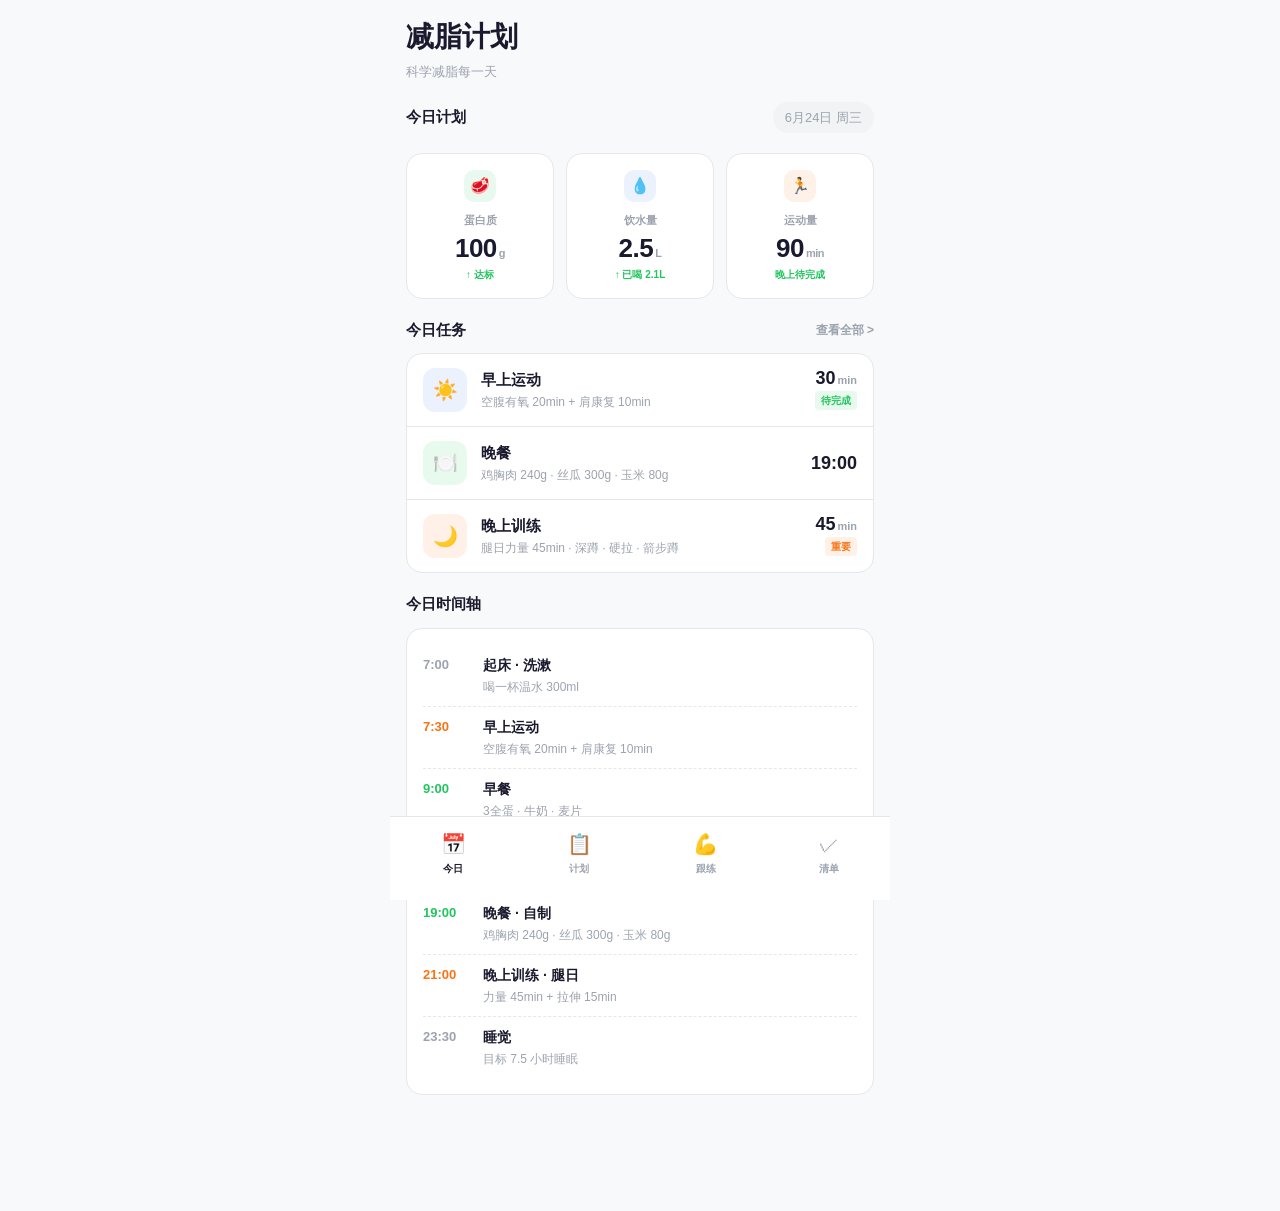
<file: preview-typography-v19.html>
<!DOCTYPE html>
<html lang="zh-CN">
<head>
<meta charset="UTF-8">
<meta name="viewport" content="width=device-width, initial-scale=1.0, maximum-scale=1.0, user-scalable=no">
<title>排版预览 v19</title>
<style>
:root {
 --bg: #f8f9fa;
 --card: #ffffff;
 --surface: #f1f3f4;
 --text: #1a1a2e;
 --sub: #9ca3af;
 --border: #e5e7eb;
 --primary: #f97316;
 --blue: #3b82f6;
 --green: #22c55e;
 --purple: #a78bfa;
}
* { margin: 0; padding: 0; box-sizing: border-box; }
body {
 font-family: -apple-system, BlinkMacSystemFont, "Segoe UI", Roboto, sans-serif;
 background: var(--bg); color: var(--text); line-height: 1.5;
 max-width: 500px; margin: 0 auto; padding: 16px;
}

/* L1 - 页面标题区 */
.page-header {
 margin-bottom: 20px;
}
.app-title {
 font-size: 28px;
 font-weight: 800;
 color: var(--text);
 margin-bottom: 4px;
}
.page-sub {
 font-size: 13px;
 color: var(--sub);
 font-weight: 500;
}

/* 日期选择器风格 */
.date-bar {
 display: flex;
 align-items: center;
 justify-content: space-between;
 margin-bottom: 20px;
}
.date-label {
 font-size: 15px;
 font-weight: 700;
 color: var(--text);
}
.date-label .en {
 display: block;
 font-size: 11px;
 color: var(--sub);
 font-weight: 500;
 margin-top: 1px;
}
.date-picker {
 font-size: 13px;
 color: var(--sub);
 background: var(--surface);
 padding: 6px 12px;
 border-radius: 20px;
}

/* 数据卡片网格 - 参考图核心风格 */
.stats-grid {
 display: grid;
 grid-template-columns: repeat(3, 1fr);
 gap: 12px;
 margin-bottom: 20px;
}
.stat-card {
 background: var(--card);
 border-radius: 16px;
 padding: 16px 12px;
 text-align: center;
 border: 1px solid var(--border);
}
.stat-icon {
 width: 32px;
 height: 32px;
 border-radius: 10px;
 margin: 0 auto 10px;
 display: flex;
 align-items: center;
 justify-content: center;
 font-size: 16px;
}
.stat-icon.protein { background: rgba(34,197,94,0.1); color: var(--green); }
.stat-icon.water { background: rgba(59,130,246,0.1); color: var(--blue); }
.stat-icon.exercise { background: rgba(249,115,22,0.1); color: var(--primary); }
.stat-icon.sleep { background: rgba(167,139,250,0.1); color: var(--purple); }

.stat-label {
 font-size: 11px;
 color: var(--sub);
 font-weight: 600;
 margin-bottom: 6px;
}
.stat-value {
 font-size: 26px;
 font-weight: 800;
 color: var(--text);
 line-height: 1;
 letter-spacing: -0.02em;
}
.stat-unit {
 font-size: 11px;
 color: var(--sub);
 font-weight: 600;
 margin-left: 2px;
}
.stat-trend {
 font-size: 10px;
 color: var(--green);
 margin-top: 6px;
 font-weight: 600;
}

/* 今日任务区 */
.section {
 margin-bottom: 20px;
}
.section-header {
 display: flex;
 align-items: center;
 justify-content: space-between;
 margin-bottom: 12px;
}
.section-title {
 font-size: 15px;
 font-weight: 700;
 color: var(--text);
}
.section-title .en {
 font-size: 11px;
 color: var(--sub);
 font-weight: 500;
 margin-left: 6px;
}
.section-link {
 font-size: 12px;
 color: var(--sub);
 font-weight: 600;
}

/* 训练卡片 - 列表风格 */
.task-list {
 background: var(--card);
 border-radius: 16px;
 border: 1px solid var(--border);
 overflow: hidden;
}
.task-item {
 display: flex;
 align-items: center;
 padding: 14px 16px;
 border-bottom: 1px solid var(--border);
}
.task-item:last-child {
 border-bottom: none;
}
.task-icon {
 width: 44px;
 height: 44px;
 border-radius: 12px;
 display: flex;
 align-items: center;
 justify-content: center;
 font-size: 20px;
 margin-right: 14px;
 flex-shrink: 0;
}
.task-icon.morning { background: rgba(59,130,246,0.1); color: var(--blue); }
.task-icon.evening { background: rgba(249,115,22,0.1); color: var(--primary); }
.task-icon.food { background: rgba(34,197,94,0.1); color: var(--green); }

.task-info {
 flex: 1;
}
.task-name {
 font-size: 15px;
 font-weight: 700;
 color: var(--text);
 margin-bottom: 2px;
}
.task-desc {
 font-size: 12px;
 color: var(--sub);
 font-weight: 500;
}
.task-meta {
 text-align: right;
}
.task-value {
 font-size: 18px;
 font-weight: 800;
 color: var(--text);
 line-height: 1;
}
.task-value span {
 font-size: 11px;
 color: var(--sub);
 font-weight: 600;
 margin-left: 2px;
}
.task-tag {
 font-size: 10px;
 color: var(--green);
 font-weight: 700;
 margin-top: 4px;
 padding: 2px 6px;
 background: rgba(34,197,94,0.1);
 border-radius: 4px;
 display: inline-block;
}

/* 时间轴简化版 */
.timeline-card {
 background: var(--card);
 border-radius: 16px;
 padding: 16px;
 border: 1px solid var(--border);
}
.timeline-item {
 display: flex;
 gap: 12px;
 padding: 10px 0;
 border-bottom: 1px dashed var(--border);
}
.timeline-item:last-child {
 border-bottom: none;
}
.timeline-time {
 width: 48px;
 font-size: 13px;
 font-weight: 700;
 color: var(--sub);
 flex-shrink: 0;
}
.timeline-time.food { color: var(--green); }
.timeline-time.water { color: var(--blue); }
.timeline-time.exercise { color: var(--primary); }
.timeline-content {
 flex: 1;
}
.timeline-title {
 font-size: 14px;
 font-weight: 700;
 color: var(--text);
 margin-bottom: 2px;
}
.timeline-sub {
 font-size: 12px;
 color: var(--sub);
 font-weight: 500;
}

/* 底部导航 */
.bottom-nav {
 position: fixed;
 bottom: 0;
 left: 50%;
 transform: translateX(-50%);
 width: 100%;
 max-width: 500px;
 background: var(--card);
 border-top: 1px solid var(--border);
 display: flex;
 justify-content: space-around;
 padding: 8px 0 20px;
}
.nav-item {
 text-align: center;
 padding: 4px 16px;
}
.nav-item.active .nav-icon { color: var(--primary); }
.nav-item.active .nav-label { color: var(--text); font-weight: 700; }
.nav-icon {
 font-size: 20px;
 color: var(--sub);
 margin-bottom: 2px;
}
.nav-label {
 font-size: 10px;
 color: var(--sub);
 font-weight: 600;
}

.body-padding { height: 80px; }
</style>
</head>
<body>

<!-- 页面标题 -->
<div class="page-header">
 <div class="app-title">减脂计划</div>
 <div class="page-sub">科学减脂每一天</div>
</div>

<!-- 日期栏 -->
<div class="date-bar">
 <div class="date-label">今日计划</div>
 <div class="date-picker">6月24日 周三</div>
</div>

<!-- 数据卡片 - 核心参考风格 -->
<div class="stats-grid">
 <div class="stat-card">
  <div class="stat-icon protein">🥩</div>
  <div class="stat-label">蛋白质</div>
  <div class="stat-value">100<span class="stat-unit">g</span></div>
  <div class="stat-trend">↑ 达标</div>
 </div>
 <div class="stat-card">
  <div class="stat-icon water">💧</div>
  <div class="stat-label">饮水量</div>
  <div class="stat-value">2.5<span class="stat-unit">L</span></div>
  <div class="stat-trend">↑ 已喝 2.1L</div>
 </div>
 <div class="stat-card">
  <div class="stat-icon exercise">🏃</div>
  <div class="stat-label">运动量</div>
  <div class="stat-value">90<span class="stat-unit">min</span></div>
  <div class="stat-trend">晚上待完成</div>
 </div>
</div>

<!-- 今日任务 -->
<div class="section">
 <div class="section-header">
  <div class="section-title">今日任务</div>
  <div class="section-link">查看全部 ></div>
 </div>
 
 <div class="task-list">
  <div class="task-item">
   <div class="task-icon morning">☀️</div>
   <div class="task-info">
    <div class="task-name">早上运动</div>
    <div class="task-desc">空腹有氧 20min + 肩康复 10min</div>
   </div>
   <div class="task-meta">
    <div class="task-value">30<span>min</span></div>
    <div class="task-tag">待完成</div>
   </div>
  </div>
  
  <div class="task-item">
   <div class="task-icon food">🍽️</div>
   <div class="task-info">
    <div class="task-name">晚餐</div>
    <div class="task-desc">鸡胸肉 240g · 丝瓜 300g · 玉米 80g</div>
   </div>
   <div class="task-meta">
    <div class="task-value">19:00</div>
   </div>
  </div>
  
  <div class="task-item">
   <div class="task-icon evening">🌙</div>
   <div class="task-info">
    <div class="task-name">晚上训练</div>
    <div class="task-desc">腿日力量 45min · 深蹲 · 硬拉 · 箭步蹲</div>
   </div>
   <div class="task-meta">
    <div class="task-value">45<span>min</span></div>
    <div class="task-tag" style="color:var(--primary);background:rgba(249,115,22,0.1);">重要</div>
   </div>
  </div>
 </div>
</div>

<!-- 今日时间轴 -->
<div class="section">
 <div class="section-header">
  <div class="section-title">今日时间轴</div>
 </div>
 <div class="timeline-card">
  <div class="timeline-item">
   <div class="timeline-time">7:00</div>
   <div class="timeline-content">
    <div class="timeline-title">起床 · 洗漱</div>
    <div class="timeline-sub">喝一杯温水 300ml</div>
   </div>
  </div>
  <div class="timeline-item">
   <div class="timeline-time exercise">7:30</div>
   <div class="timeline-content">
    <div class="timeline-title">早上运动</div>
    <div class="timeline-sub">空腹有氧 20min + 肩康复 10min</div>
   </div>
  </div>
  <div class="timeline-item">
   <div class="timeline-time food">9:00</div>
   <div class="timeline-content">
    <div class="timeline-title">早餐</div>
    <div class="timeline-sub">3全蛋 · 牛奶 · 麦片</div>
   </div>
  </div>
  <div class="timeline-item">
   <div class="timeline-time">12:00</div>
   <div class="timeline-content">
    <div class="timeline-title">午餐 · 公司盒饭</div>
    <div class="timeline-sub">米饭减半 · 选蒸煮菜</div>
   </div>
  </div>
  <div class="timeline-item">
   <div class="timeline-time food">19:00</div>
   <div class="timeline-content">
    <div class="timeline-title">晚餐 · 自制</div>
    <div class="timeline-sub">鸡胸肉 240g · 丝瓜 300g · 玉米 80g</div>
   </div>
  </div>
  <div class="timeline-item">
   <div class="timeline-time exercise">21:00</div>
   <div class="timeline-content">
    <div class="timeline-title">晚上训练 · 腿日</div>
    <div class="timeline-sub">力量 45min + 拉伸 15min</div>
   </div>
  </div>
  <div class="timeline-item">
   <div class="timeline-time">23:30</div>
   <div class="timeline-content">
    <div class="timeline-title">睡觉</div>
    <div class="timeline-sub">目标 7.5 小时睡眠</div>
   </div>
  </div>
 </div>
</div>

<div class="body-padding"></div>

<!-- 底部导航 -->
<div class="bottom-nav">
 <div class="nav-item active">
  <div class="nav-icon">📅</div>
  <div class="nav-label">今日</div>
 </div>
 <div class="nav-item">
  <div class="nav-icon">📋</div>
  <div class="nav-label">计划</div>
 </div>
 <div class="nav-item">
  <div class="nav-icon">💪</div>
  <div class="nav-label">跟练</div>
 </div>
 <div class="nav-item">
  <div class="nav-icon">✓</div>
  <div class="nav-label">清单</div>
 </div>
</div>

</body>
</html>
</file>
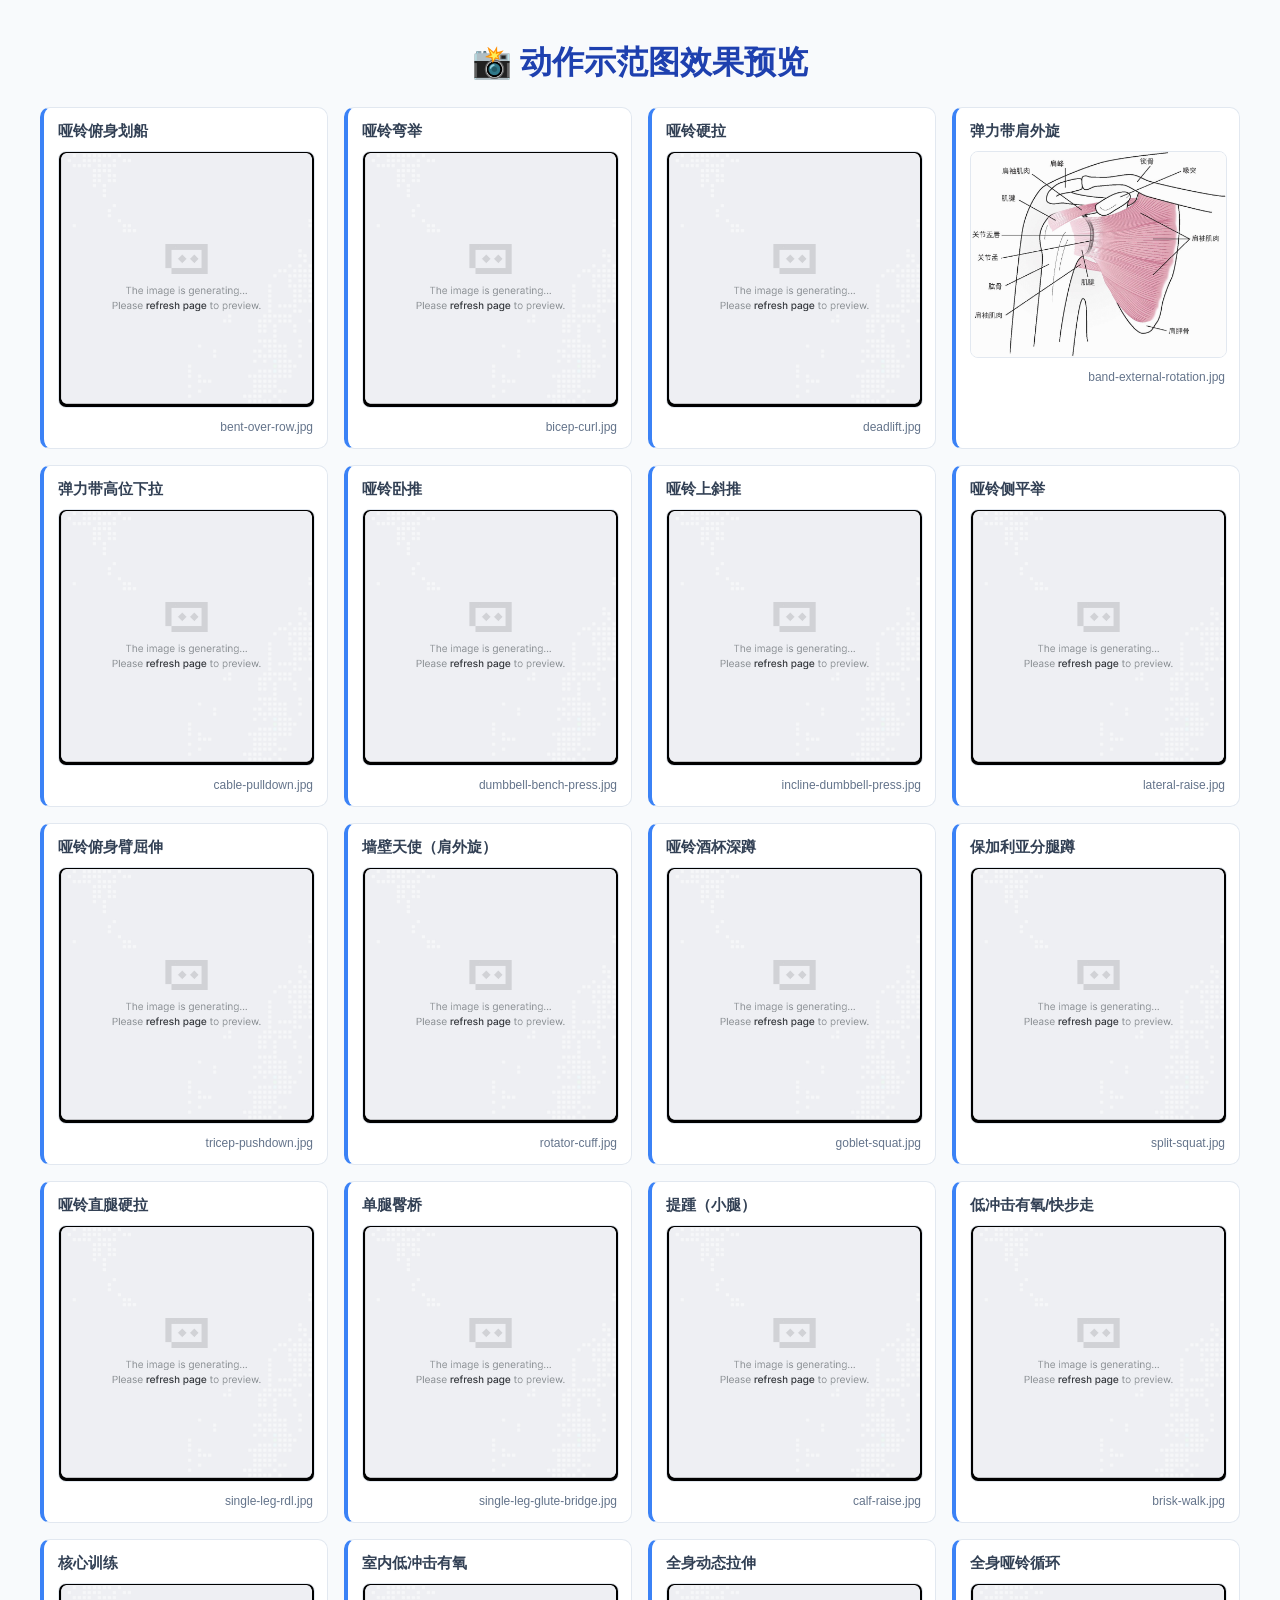
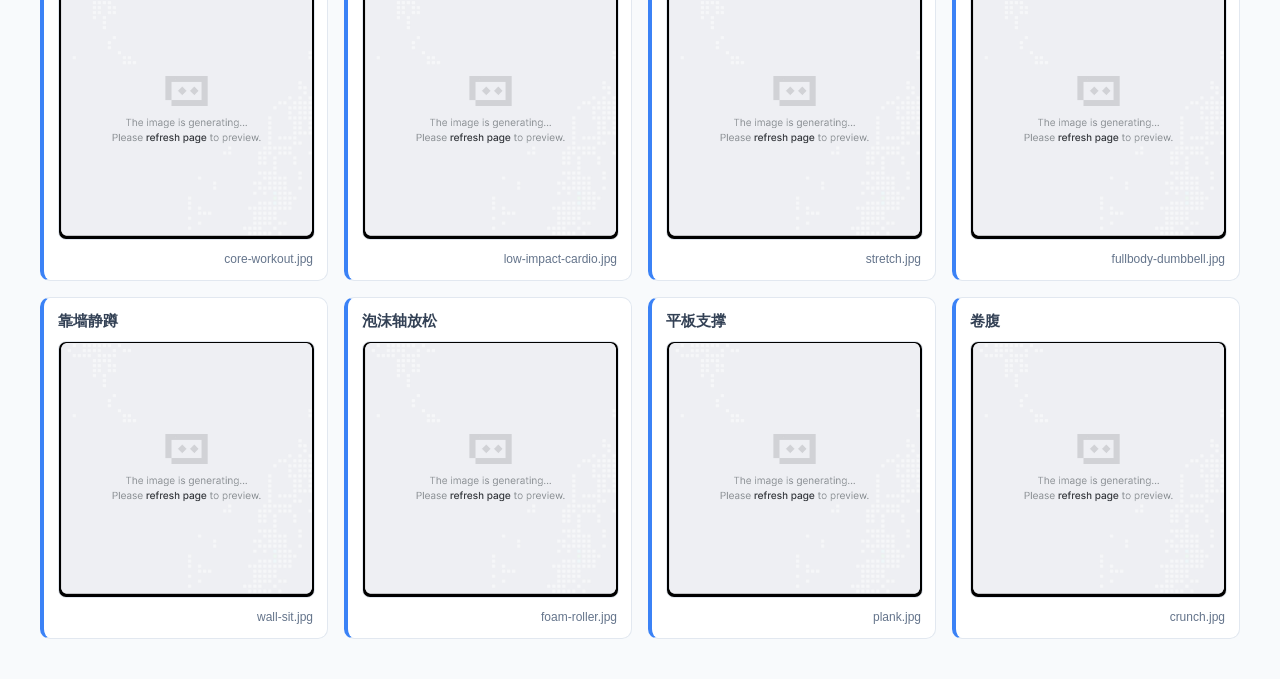
<file: preview_images.html>
<!DOCTYPE html>
<html lang="zh-CN">
<head>
<meta charset="UTF-8">
<meta name="viewport" content="width=device-width, initial-scale=1.0">
<title>动作示范图测试 · 减脂教练</title>
<style>
  body { font-family: "Microsoft YaHei", "PingFang SC", sans-serif; background: #f8fafc; margin: 0; padding: 20px; }
  h1 { text-align: center; color: #1e40af; }
  .grid { display: grid; grid-template-columns: repeat(auto-fill, minmax(280px, 1fr)); gap: 16px; max-width: 1200px; margin: 20px auto; }
  .card { background: #fff; border: 1px solid #e2e8f0; border-left: 4px solid #3b82f6; border-radius: 10px; padding: 14px; }
  .card h3 { margin: 0 0 10px 0; color: #334155; font-size: 15px; }
  .card img { width: 100%; height: auto; border-radius: 8px; border: 1px solid #e2e8f0; }
  .card .meta { color: #64748b; font-size: 12px; margin-top: 8px; text-align: right; }
</style>
</head>
<body>
<h1>📸 动作示范图效果预览</h1>
<div class="grid">
  <div class="card">
    <h3>哑铃俯身划船</h3>
    <img src="images/bent-over-row.jpg" alt="哑铃俯身划船" />
    <div class="meta">bent-over-row.jpg</div>
  </div>
  <div class="card">
    <h3>哑铃弯举</h3>
    <img src="images/bicep-curl.jpg" alt="哑铃弯举" />
    <div class="meta">bicep-curl.jpg</div>
  </div>
  <div class="card">
    <h3>哑铃硬拉</h3>
    <img src="images/deadlift.jpg" alt="哑铃硬拉" />
    <div class="meta">deadlift.jpg</div>
  </div>
  <div class="card">
    <h3>弹力带肩外旋</h3>
    <img src="images/band-external-rotation.jpg" alt="弹力带肩外旋" />
    <div class="meta">band-external-rotation.jpg</div>
  </div>
  <div class="card">
    <h3>弹力带高位下拉</h3>
    <img src="images/cable-pulldown.jpg" alt="弹力带高位下拉" />
    <div class="meta">cable-pulldown.jpg</div>
  </div>
  <div class="card">
    <h3>哑铃卧推</h3>
    <img src="images/dumbbell-bench-press.jpg" alt="哑铃卧推" />
    <div class="meta">dumbbell-bench-press.jpg</div>
  </div>
  <div class="card">
    <h3>哑铃上斜推</h3>
    <img src="images/incline-dumbbell-press.jpg" alt="哑铃上斜推" />
    <div class="meta">incline-dumbbell-press.jpg</div>
  </div>
  <div class="card">
    <h3>哑铃侧平举</h3>
    <img src="images/lateral-raise.jpg" alt="哑铃侧平举" />
    <div class="meta">lateral-raise.jpg</div>
  </div>
  <div class="card">
    <h3>哑铃俯身臂屈伸</h3>
    <img src="images/tricep-pushdown.jpg" alt="哑铃俯身臂屈伸" />
    <div class="meta">tricep-pushdown.jpg</div>
  </div>
  <div class="card">
    <h3>墙壁天使（肩外旋）</h3>
    <img src="images/rotator-cuff.jpg" alt="墙壁天使" />
    <div class="meta">rotator-cuff.jpg</div>
  </div>
  <div class="card">
    <h3>哑铃酒杯深蹲</h3>
    <img src="images/goblet-squat.jpg" alt="哑铃酒杯深蹲" />
    <div class="meta">goblet-squat.jpg</div>
  </div>
  <div class="card">
    <h3>保加利亚分腿蹲</h3>
    <img src="images/split-squat.jpg" alt="保加利亚分腿蹲" />
    <div class="meta">split-squat.jpg</div>
  </div>
  <div class="card">
    <h3>哑铃直腿硬拉</h3>
    <img src="images/single-leg-rdl.jpg" alt="哑铃直腿硬拉" />
    <div class="meta">single-leg-rdl.jpg</div>
  </div>
  <div class="card">
    <h3>单腿臀桥</h3>
    <img src="images/single-leg-glute-bridge.jpg" alt="单腿臀桥" />
    <div class="meta">single-leg-glute-bridge.jpg</div>
  </div>
  <div class="card">
    <h3>提踵（小腿）</h3>
    <img src="images/calf-raise.jpg" alt="提踵" />
    <div class="meta">calf-raise.jpg</div>
  </div>
  <div class="card">
    <h3>低冲击有氧/快步走</h3>
    <img src="images/brisk-walk.jpg" alt="快步走" />
    <div class="meta">brisk-walk.jpg</div>
  </div>
  <div class="card">
    <h3>核心训练</h3>
    <img src="images/core-workout.jpg" alt="核心训练" />
    <div class="meta">core-workout.jpg</div>
  </div>
  <div class="card">
    <h3>室内低冲击有氧</h3>
    <img src="images/low-impact-cardio.jpg" alt="低冲击有氧" />
    <div class="meta">low-impact-cardio.jpg</div>
  </div>
  <div class="card">
    <h3>全身动态拉伸</h3>
    <img src="images/stretch.jpg" alt="拉伸" />
    <div class="meta">stretch.jpg</div>
  </div>
  <div class="card">
    <h3>全身哑铃循环</h3>
    <img src="images/fullbody-dumbbell.jpg" alt="全身哑铃循环" />
    <div class="meta">fullbody-dumbbell.jpg</div>
  </div>
  <div class="card">
    <h3>靠墙静蹲</h3>
    <img src="images/wall-sit.jpg" alt="靠墙静蹲" />
    <div class="meta">wall-sit.jpg</div>
  </div>
  <div class="card">
    <h3>泡沫轴放松</h3>
    <img src="images/foam-roller.jpg" alt="泡沫轴放松" />
    <div class="meta">foam-roller.jpg</div>
  </div>
  <div class="card">
    <h3>平板支撑</h3>
    <img src="images/plank.jpg" alt="平板支撑" />
    <div class="meta">plank.jpg</div>
  </div>
  <div class="card">
    <h3>卷腹</h3>
    <img src="images/crunch.jpg" alt="卷腹" />
    <div class="meta">crunch.jpg</div>
  </div>
</div>
</body>
</html>
</file>
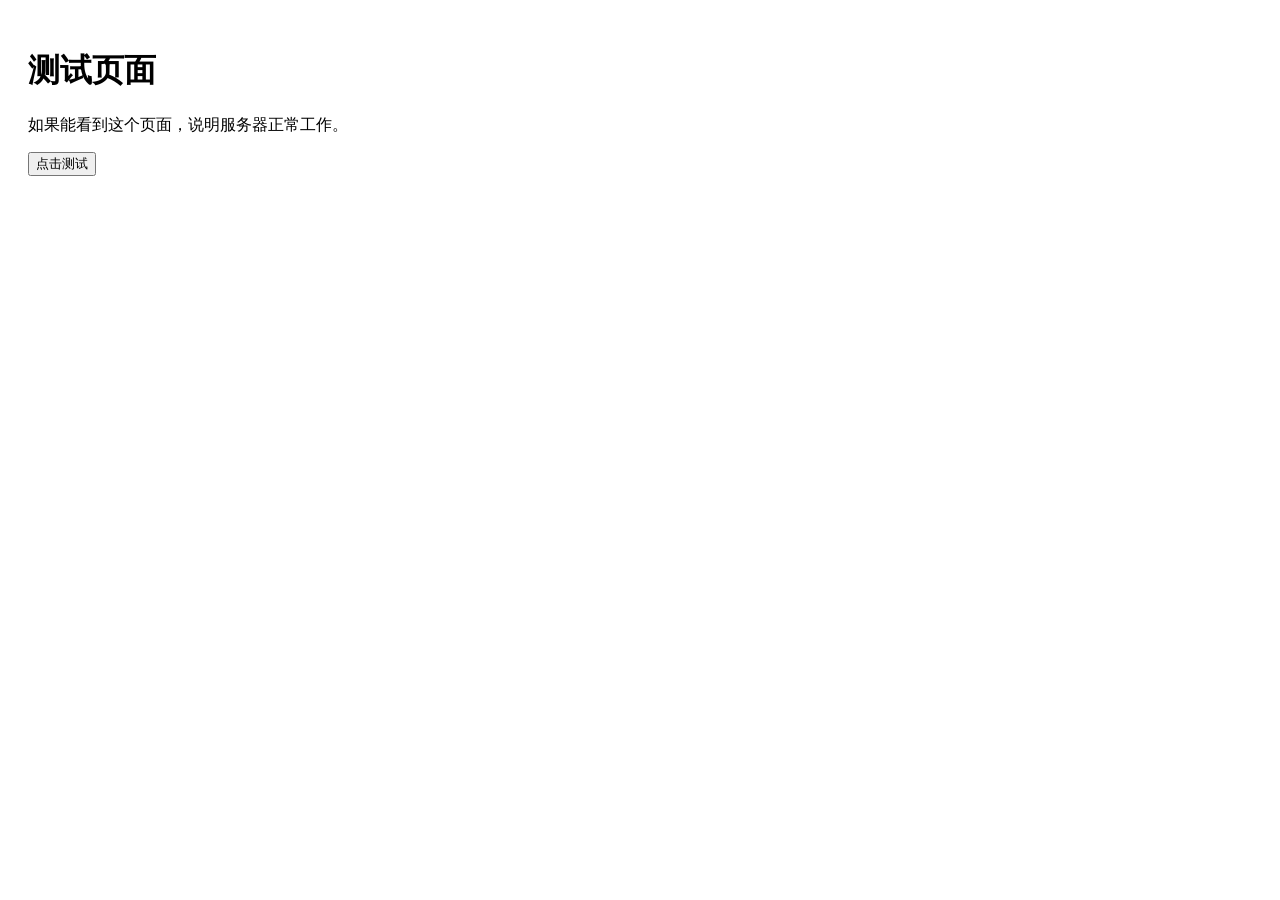
<file: test.html>
<!DOCTYPE html>
<html lang="zh-CN">
<head>
<meta charset="UTF-8">
<title>测试页面</title>
<style>
body { font-family: sans-serif; padding: 20px; }
</style>
</head>
<body>
<h1>测试页面</h1>
<p>如果能看到这个页面，说明服务器正常工作。</p>
<button onclick="alert('按钮点击正常！')">点击测试</button>
</body>
</html>
</file>
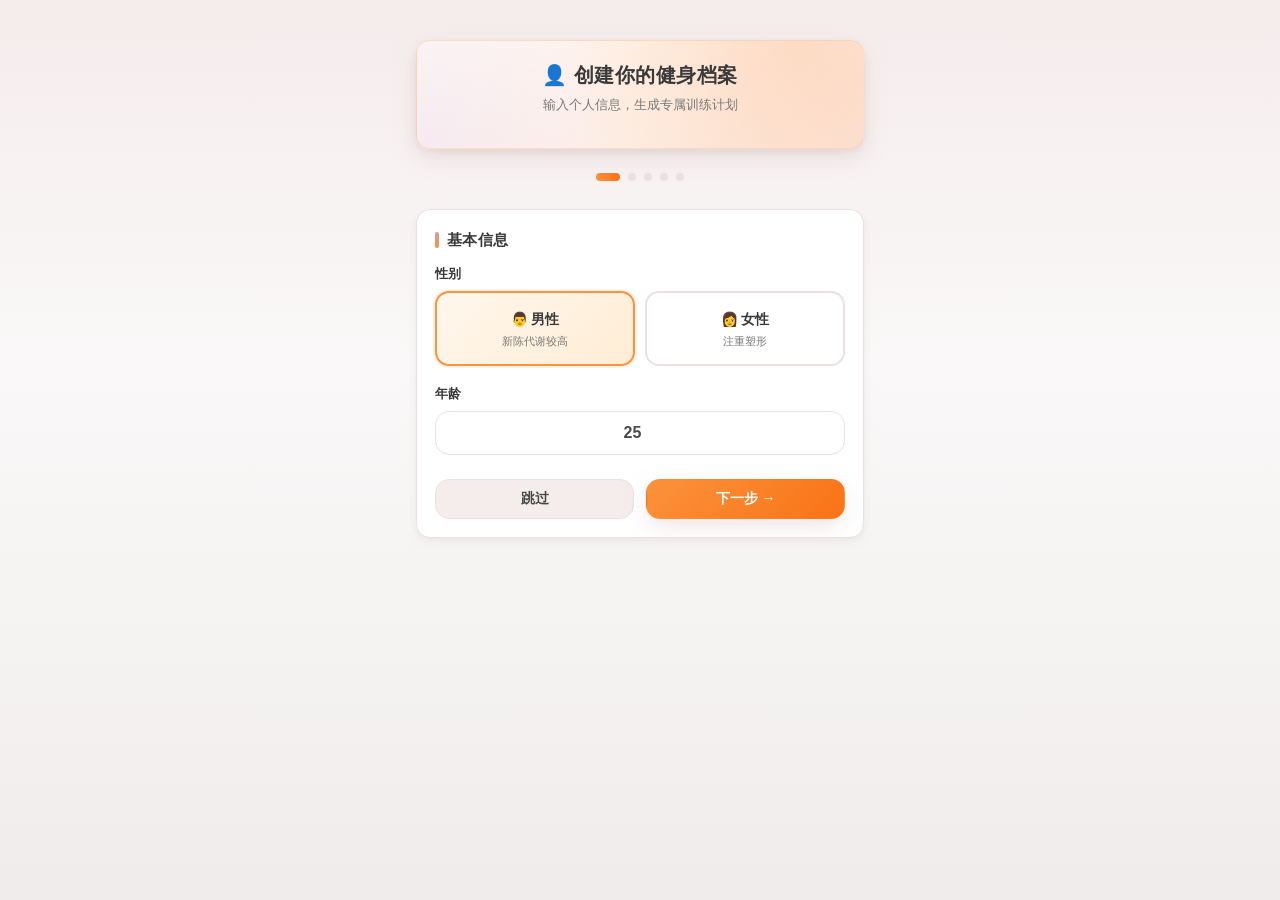
<file: 今日计划.html>
<!DOCTYPE html>
<html lang="zh-CN">
<head>
<meta charset="UTF-8">
<meta name="viewport" content="width=device-width, initial-scale=1.0">
<meta name="theme-color" content="#C4A4A4">
<title>今日计划 · 减脂教练</title>
<link rel="stylesheet" href="shared.css">
</head>
<body>
<script>window.PAGE_META = { key: 'today', dark: false, title: '今日计划', showBottomNav: true };</script>

<main class="container">

  <!-- 英雄卡：日期 + 天气 + 今日类型 -->
  <section class="card hero-card" id="heroCard">
    <h1 id="heroTitle">加载中…</h1>
    <div class="hero-sub" id="heroSub">读取天气数据中</div>

    <!-- 天气行 -->
    <div class="weather-row" id="weatherRow" style="display:none;margin-top:8px">
      <span class="wx-emoji" id="wxEmoji">☀️</span>
      <span class="wx-text" id="wxText">—</span>
      <span class="wx-tag" id="wxTag">适合骑行</span>
    </div>

    <!-- 指标网格 -->
    <div class="grid-4" style="margin-top:14px;gap:8px">
      <div class="metric-box primary">
        <span class="metric-val" id="mProtein">100</span>
        <span class="metric-label">蛋白质目标 (g)</span>
      </div>
      <div class="metric-box water">
        <span class="metric-val" id="mWater">2.5L</span>
        <span class="metric-label">每日饮水</span>
      </div>
      <div class="metric-box exercise">
        <span class="metric-val" id="mExercise">90′</span>
        <span class="metric-label">运动时长</span>
      </div>
      <div class="metric-box sleep">
        <span class="metric-val" id="mSleep">7h</span>
        <span class="metric-label">睡眠时间</span>
      </div>
    </div>
  </section>

  <!-- 今日晚餐配比 -->
  <section class="card" id="dinnerCard">
    <div class="flex-between">
      <h3>🍽️ 今日晚餐</h3>
      <span class="badge badge-info" id="dinnerTag">按计划进食</span>
    </div>
    <div class="grid-3" style="gap:8px">
      <div class="metric-box primary">
        <span class="metric-val" id="dinnerProtein">240g</span>
        <span class="metric-label">鸡胸肉 / 牛肉</span>
      </div>
      <div class="metric-box">
        <span class="metric-val" id="dinnerVeg">300g</span>
        <span class="metric-label">黄瓜/菠菜/苋菜</span>
      </div>
      <div class="metric-box">
        <span class="metric-val" id="dinnerCarb">≤50g</span>
        <span class="metric-label">玉米80g / 南瓜200g</span>
      </div>
    </div>
    <div class="hint" style="margin-top:10px">小贴士：进食顺序「蔬菜 → 蛋白质 → 主食」，可减少总体摄入量。</div>
  </section>

  <!-- 今日动作清单 -->
  <section class="card" id="movesCard">
    <div class="flex-between">
      <h3>💪 今日训练动作</h3>
      <span id="movesCount" class="badge badge-primary">0 个动作</span>
    </div>
    <div id="movesList"></div>
    <div id="movesVideo" style="margin-top:10px"></div>
  </section>

  <!-- 倒计时卡片 -->
  <section class="card">
    <h3>⏰ 时间提醒</h3>
    <div id="countdownArea"></div>
  </section>

  <!-- 时间轴 -->
  <section class="card">
    <h3>📅 今日时间轴</h3>
    <div class="tl-scroll">
      <div class="tl-track" id="tlTrack"></div>
    </div>
  </section>

  <!-- 体重趋势 -->
  <section class="card">
    <div class="flex-between">
      <h3>⚖️ 体重趋势</h3>
      <span class="badge" id="weightDelta"></span>
    </div>
    <div class="flex gap-3" style="margin-bottom:10px">
      <input type="number" id="weightInput" placeholder="今日体重 (kg)" step="0.1" style="flex:1">
      <button class="btn btn-primary" id="saveWeightBtn">记录</button>
    </div>
    <div id="weightProgress"></div>
    <canvas class="chart" id="weightChart" width="700" height="220" style="height:220px"></canvas>
    <div class="hint" id="weightStats" style="margin-top:10px">尚未记录数据</div>
  </section>

  <!-- 激励卡片 -->
  <section class="motivation-card" id="motivationCard">
    <div class="motiv-icon" id="motivIcon">🔥</div>
    <div class="motiv-text" id="motivText">加载中…</div>
    <div class="motiv-author" id="motivAuthor"></div>
  </section>



  <div style="text-align:center;color:#9ca3af;font-size:12px;padding:18px 0 0">
    减脂教练 · v2.1 · 数据来自 wttr.in
  </div>
</main>

<script>
window.onerror = function(msg, url, line, col, error) {
  var errDiv = document.createElement('div');
  errDiv.style.cssText = 'position:fixed;top:0;left:0;right:0;background:#ef4444;color:#fff;padding:12px;font-size:13px;z-index:9999;white-space:pre-wrap;';
  errDiv.textContent = '错误: ' + msg + '\n文件: ' + url + '\n行: ' + line + ':' + col;
  document.body.appendChild(errDiv);
  return true;
};
</script>
<script src="data.js"></script>
<script src="shared.js"></script>
<script>
(function () {
  const now = new Date();
  const dayIdx = now.getDay();
  const todayKey = FIT.dayKeys[dayIdx];
  const todayLabel = FIT.dayLabels[dayIdx];
  const plan = FIT.plans[todayKey] || FIT.plans.recovery;
  const timeline = FIT.timeline[todayKey] || FIT.timeline.recovery;

  // ============ 英雄卡 ============
  const yyyy = now.getFullYear();
  const mm = String(now.getMonth() + 1).padStart(2, '0');
  const dd = String(now.getDate()).padStart(2, '0');
  const weekdays = ['周日', '周一', '周二', '周三', '周四', '周五', '周六'];
  document.getElementById('heroTitle').textContent =
    yyyy + '年' + mm + '月' + dd + '日 · ' + weekdays[dayIdx];
  document.getElementById('heroSub').innerHTML =
    '今日主题：<b>' + todayLabel + '</b> · 目标体重 ' + FIT.body.targetMin + '–' + FIT.body.targetMax + ' kg';

  document.getElementById('mProtein').textContent = FIT.metrics.protein;
  document.getElementById('mWater').textContent = FIT.metrics.water;
  document.getElementById('mExercise').textContent = FIT.metrics.exercise;
  document.getElementById('mSleep').textContent = FIT.metrics.sleepHours + 'h';

  document.getElementById('dinnerProtein').textContent = FIT.dinner.protein;
  document.getElementById('dinnerVeg').textContent = FIT.dinner.veg;
  document.getElementById('dinnerCarb').textContent = FIT.dinner.carb;

  // ============ 动作清单 ============
  if (plan.moves && plan.moves.length) {
    App.renderMoves('movesList', plan.moves);
    document.getElementById('movesCount').textContent = plan.moves.length + ' 个动作';
  } else {
    document.getElementById('movesCard').style.display = 'none';
  }
  if (plan.main && FIT.vids[plan.main]) {
    const vid = FIT.vids[plan.main];
    const el = document.getElementById('movesVideo');
    el.innerHTML = '<div class="hint">🎥 推荐跟练视频（点击加载）</div>';
    const vidBox = document.createElement('div');
    vidBox.setAttribute('data-bvid', vid.bv);
    vidBox.setAttribute('data-title', vid.title);
    el.appendChild(vidBox);
  }

  // ============ 倒计时卡片 ============
  function updateCountdown() {
    const now = new Date();
    const hour = now.getHours();
    const minute = now.getMinutes();
    
    let nextEvent = null;
    let nextTime = null;
    
    for (const item of timeline) {
      const [h, m] = item.time.split(':').map(Number);
      if (h > hour || (h === hour && m > minute)) {
        nextEvent = item;
        nextTime = new Date();
        nextTime.setHours(h, m, 0, 0);
        break;
      }
    }
    
    const container = document.getElementById('countdownArea');
    
    if (nextEvent) {
      const diff = nextTime - now;
      const hours = Math.floor(diff / 3600000);
      const mins = Math.floor((diff % 3600000) / 60000);
      
      const icons = { food: '🍽️', water: '💧', exercise: '🏋️', move: '🚴', sleep: '🌙', rest: '😴' };
      const icon = icons[nextEvent.type] || '⏰';
      
      container.innerHTML =
        '<div class="countdown-card">' +
          '<span class="countdown-icon">' + icon + '</span>' +
          '<div class="countdown-info">' +
            '<div class="countdown-title">' + nextEvent.text + '</div>' +
            '<div class="countdown-value">' + 
              (hours > 0 ? hours + '小时 ' : '') + mins + '分钟后' +
            '</div>' +
          '</div>' +
        '</div>';
    } else {
      container.innerHTML =
        '<div class="countdown-card">' +
          '<span class="countdown-icon">🌙</span>' +
          '<div class="countdown-info">' +
            '<div class="countdown-title">今日任务已完成，准备休息</div>' +
            '<div class="countdown-value">Good Job!</div>' +
          '</div>' +
        '</div>';
    }
  }
  updateCountdown();
  setInterval(updateCountdown, 60000);

  // ============ 时间轴 ============
  App.renderTimeline('tlTrack', { timeline: timeline }, now);

  // ============ 天气 ============
  fetchWeather(function (d) {
    if (!d) return;
    const cur = d.current_condition && d.current_condition[0];
    if (!cur) return;
    const wxRow = document.getElementById('weatherRow');
    wxRow.style.display = 'flex';
    const code = parseInt(cur.weatherCode);
    document.getElementById('wxEmoji').textContent = wxEmo(code);
    document.getElementById('wxText').textContent =
      cur.temp_C + '°C · ' + cur.weatherDesc[0].value +
      ' · 体感 ' + cur.FeelsLikeC + '°C · 湿度 ' + cur.humidity + '%';

    const tomorrow = extractTomorrow(d);
    let tagText = '适合骑行';
    if (tomorrow && tomorrow.evRain) tagText = '明日傍晚有雨';
    document.getElementById('wxTag').textContent = tagText;
  });

  // ============ 体重 ============
  const WEIGHT_LOG_KEY = 'fit_weight_log';
  let weightLog = [];
  try { weightLog = JSON.parse(localStorage.getItem(WEIGHT_LOG_KEY) || '[]'); } catch (e) { weightLog = []; }

  function renderWeightUI() {
    App.renderWeightProgress('weightProgress', FIT.body.startWeight,
      FIT.body.weight, FIT.body.targetMin, FIT.body.targetMax);
    const chart = weightLog.slice(-14).map(function (e) { return { ts: e.date, w: e.weight }; });
    const canvas = document.getElementById('weightChart');
    if (canvas && App.renderWeightChart) {
      App.renderWeightChart('weightChart', chart, FIT.body.startWeight, FIT.body.targetMin, FIT.body.targetMax);
    }
    const stat = document.getElementById('weightStats');
    const deltaBadge = document.getElementById('weightDelta');
    
    if (weightLog.length === 0) {
      stat.textContent = '尚未记录数据';
      deltaBadge.style.display = 'none';
    } else {
      const first = weightLog[0];
      const last = weightLog[weightLog.length - 1];
      const delta = (last.weight - first.weight).toFixed(1);
      stat.textContent = '共记录 ' + weightLog.length + ' 次 · 起始 ' + first.weight + ' kg → 最新 ' + last.weight + ' kg（' +
        (delta > 0 ? '+' : '') + delta + ' kg）';
      
      if (delta < 0) {
        deltaBadge.className = 'badge badge-info';
        deltaBadge.textContent = '已减 ' + Math.abs(delta) + ' kg';
      } else if (delta > 0) {
        deltaBadge.className = 'badge badge-warn';
        deltaBadge.textContent = '需注意 +' + delta + ' kg';
      } else {
        deltaBadge.style.display = 'none';
        return;
      }
      deltaBadge.style.display = 'inline-flex';
    }
  }
  renderWeightUI();

  document.getElementById('saveWeightBtn').addEventListener('click', function () {
    const v = parseFloat(document.getElementById('weightInput').value);
    if (!v || v < 30 || v > 200) { alert('请输入合理的体重'); return; }
    const todayStr = new Date().toISOString().slice(0, 10);
    weightLog.push({ date: todayStr, weight: v });
    try { localStorage.setItem(WEIGHT_LOG_KEY, JSON.stringify(weightLog)); } catch (e) {}
    document.getElementById('weightInput').value = '';
    App.toast('已记录 ' + v + ' kg');
    renderWeightUI();
  });

  // ============ 激励卡片 ============
  const motivations = [
    { icon: '🔥', text: '今天的汗水，是明天的勋章。', author: '健身格言' },
    { icon: '💪', text: '成功不是将来才有的，而是从决定去做的那一刻起，持续累积而成。', author: '俞敏洪' },
    { icon: '⭐', text: '你所做的事情，也许暂时看不到成果，但不要灰心或焦虑，你不是没有成长，而是在扎根。', author: '杨绛' },
    { icon: '🏆', text: '自律的程度，决定了人生的高度。', author: '健身格言' },
    { icon: '🌟', text: '每一个优秀的人，都有一段沉默的时光。那段时光，是付出了很多努力却得不到结果的日子，我们把它叫做扎根。', author: '健身格言' },
    { icon: '🎯', text: '与其向往，不如出发。', author: '健身格言' },
    { icon: '🌈', text: '坚持到底，胜利就在前方！', author: '健身格言' },
    { icon: '⚡', text: '你的身体是你唯一的交通工具，好好保养它。', author: '健身格言' }
  ];
  
  const randMotiv = motivations[Math.floor(Math.random() * motivations.length)];
  document.getElementById('motivIcon').textContent = randMotiv.icon;
  document.getElementById('motivText').textContent = randMotiv.text;
  document.getElementById('motivAuthor').textContent = randMotiv.author;
})();
</script>
</body>
</html>
</file>
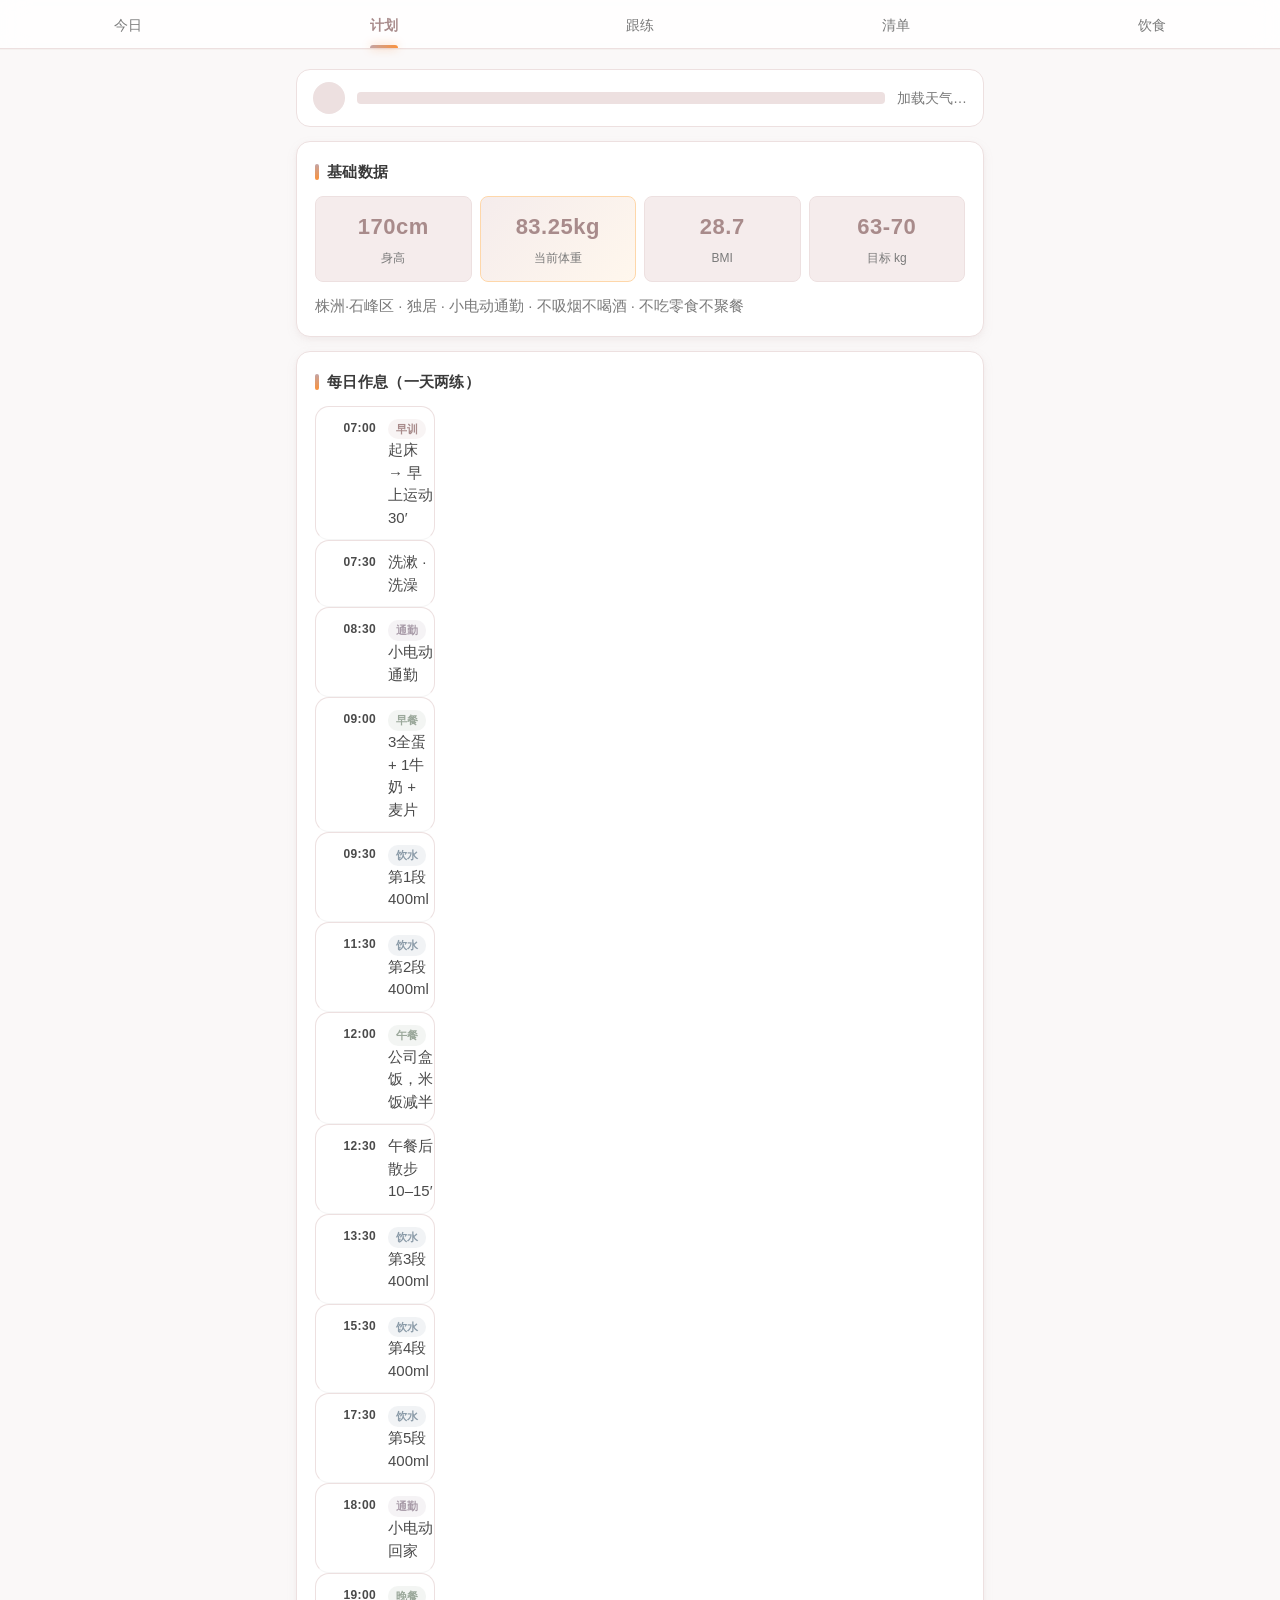
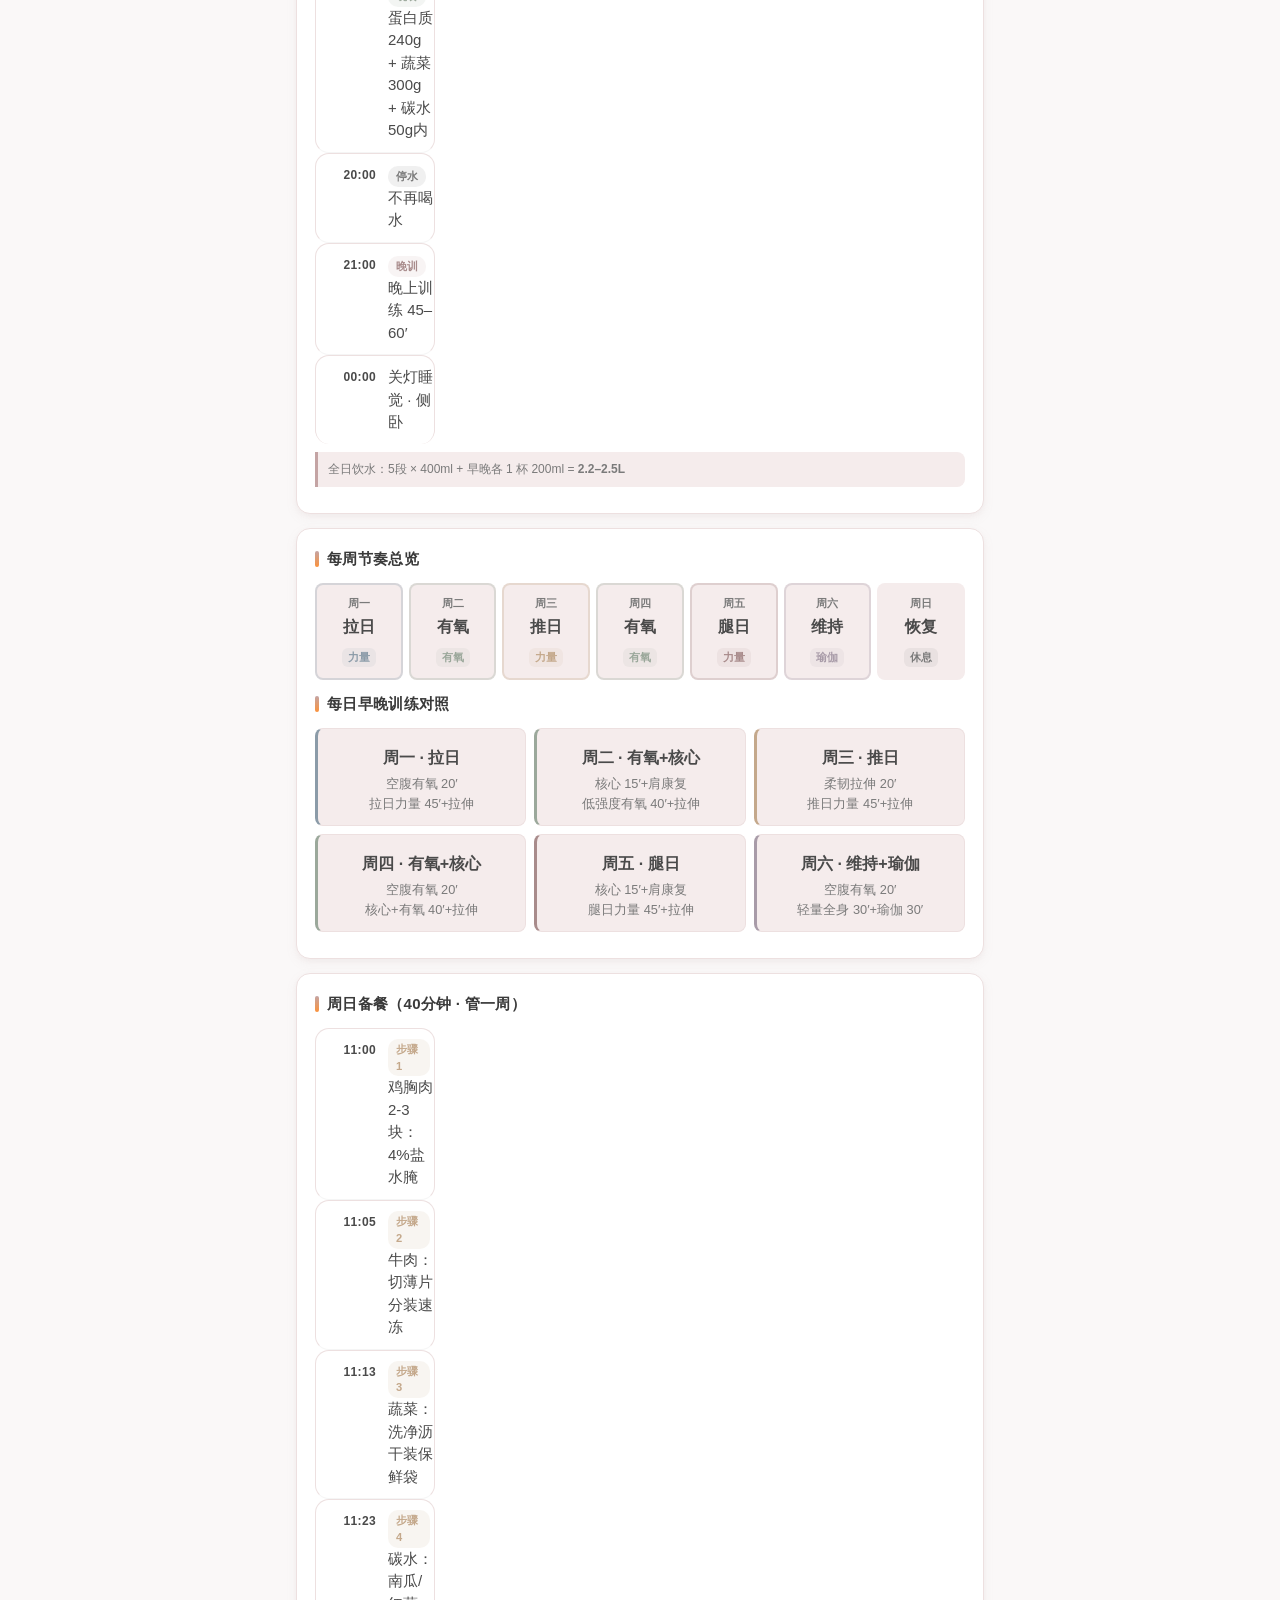
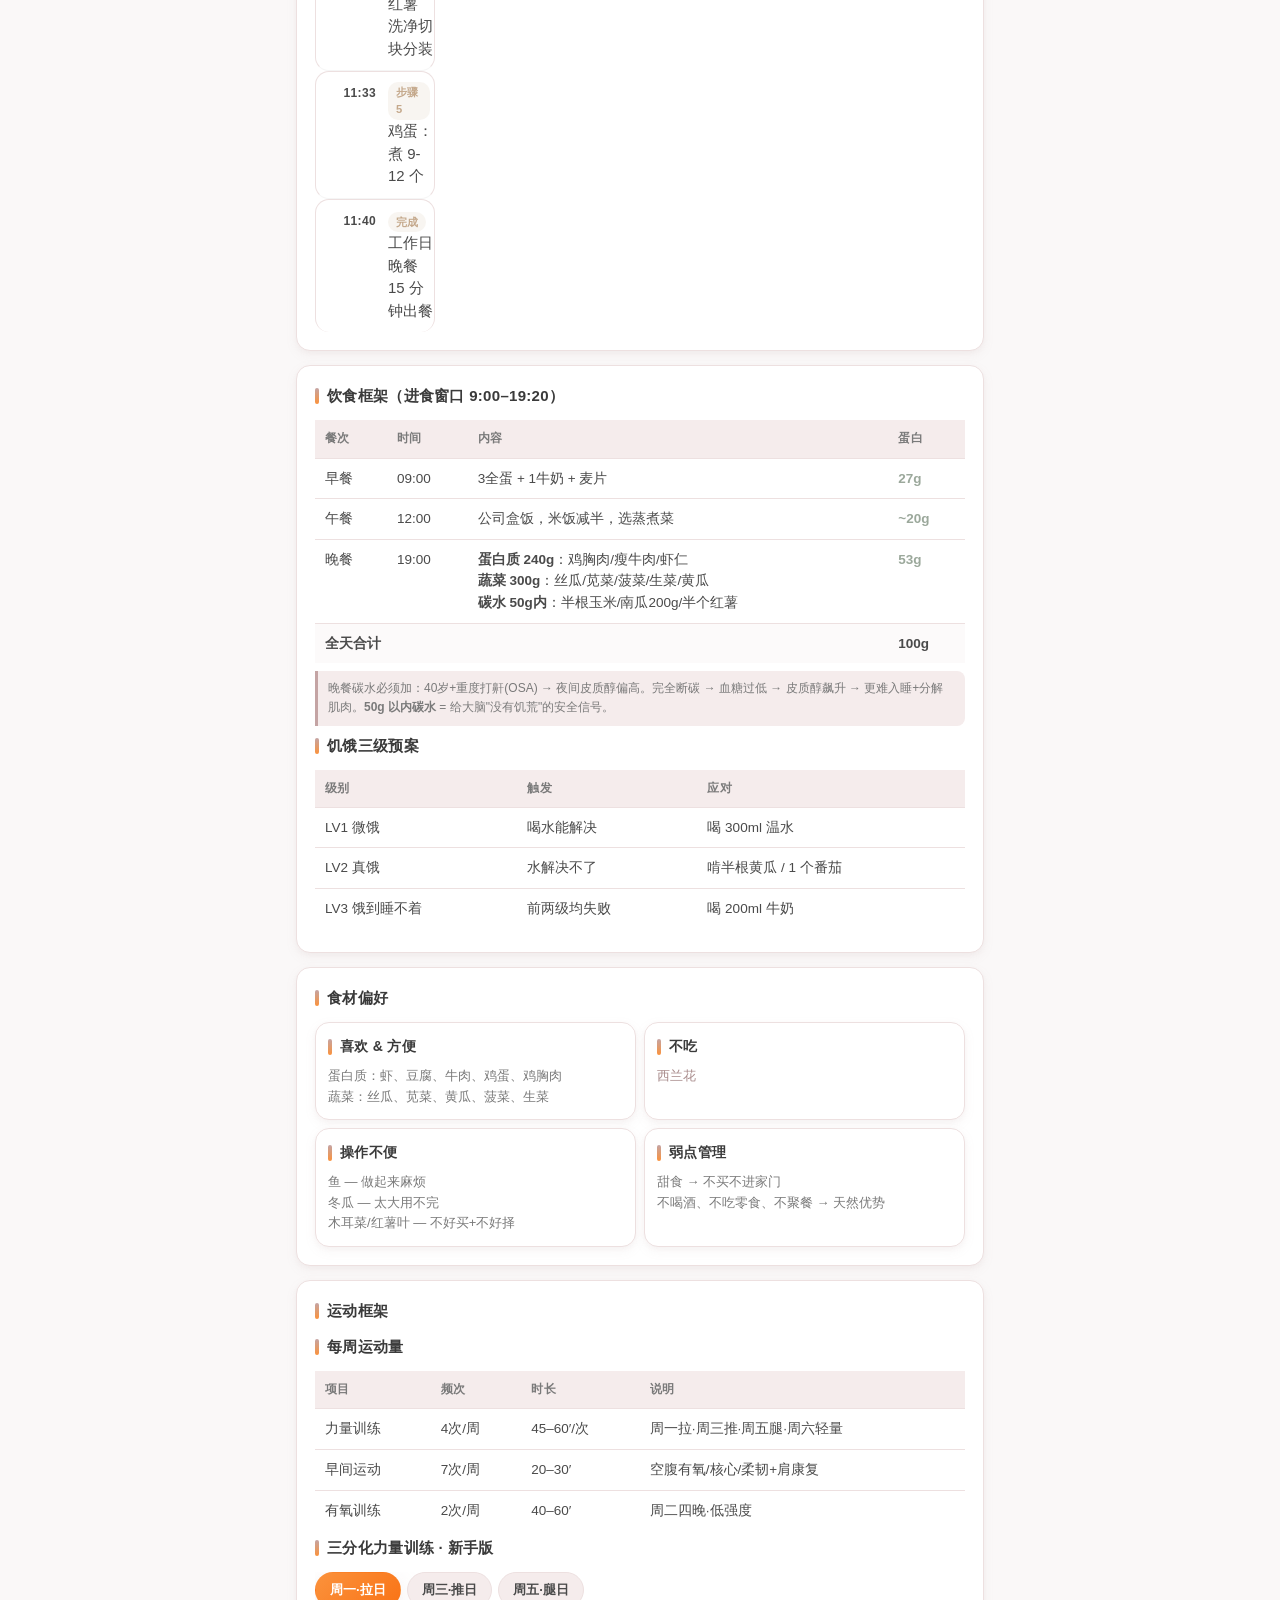
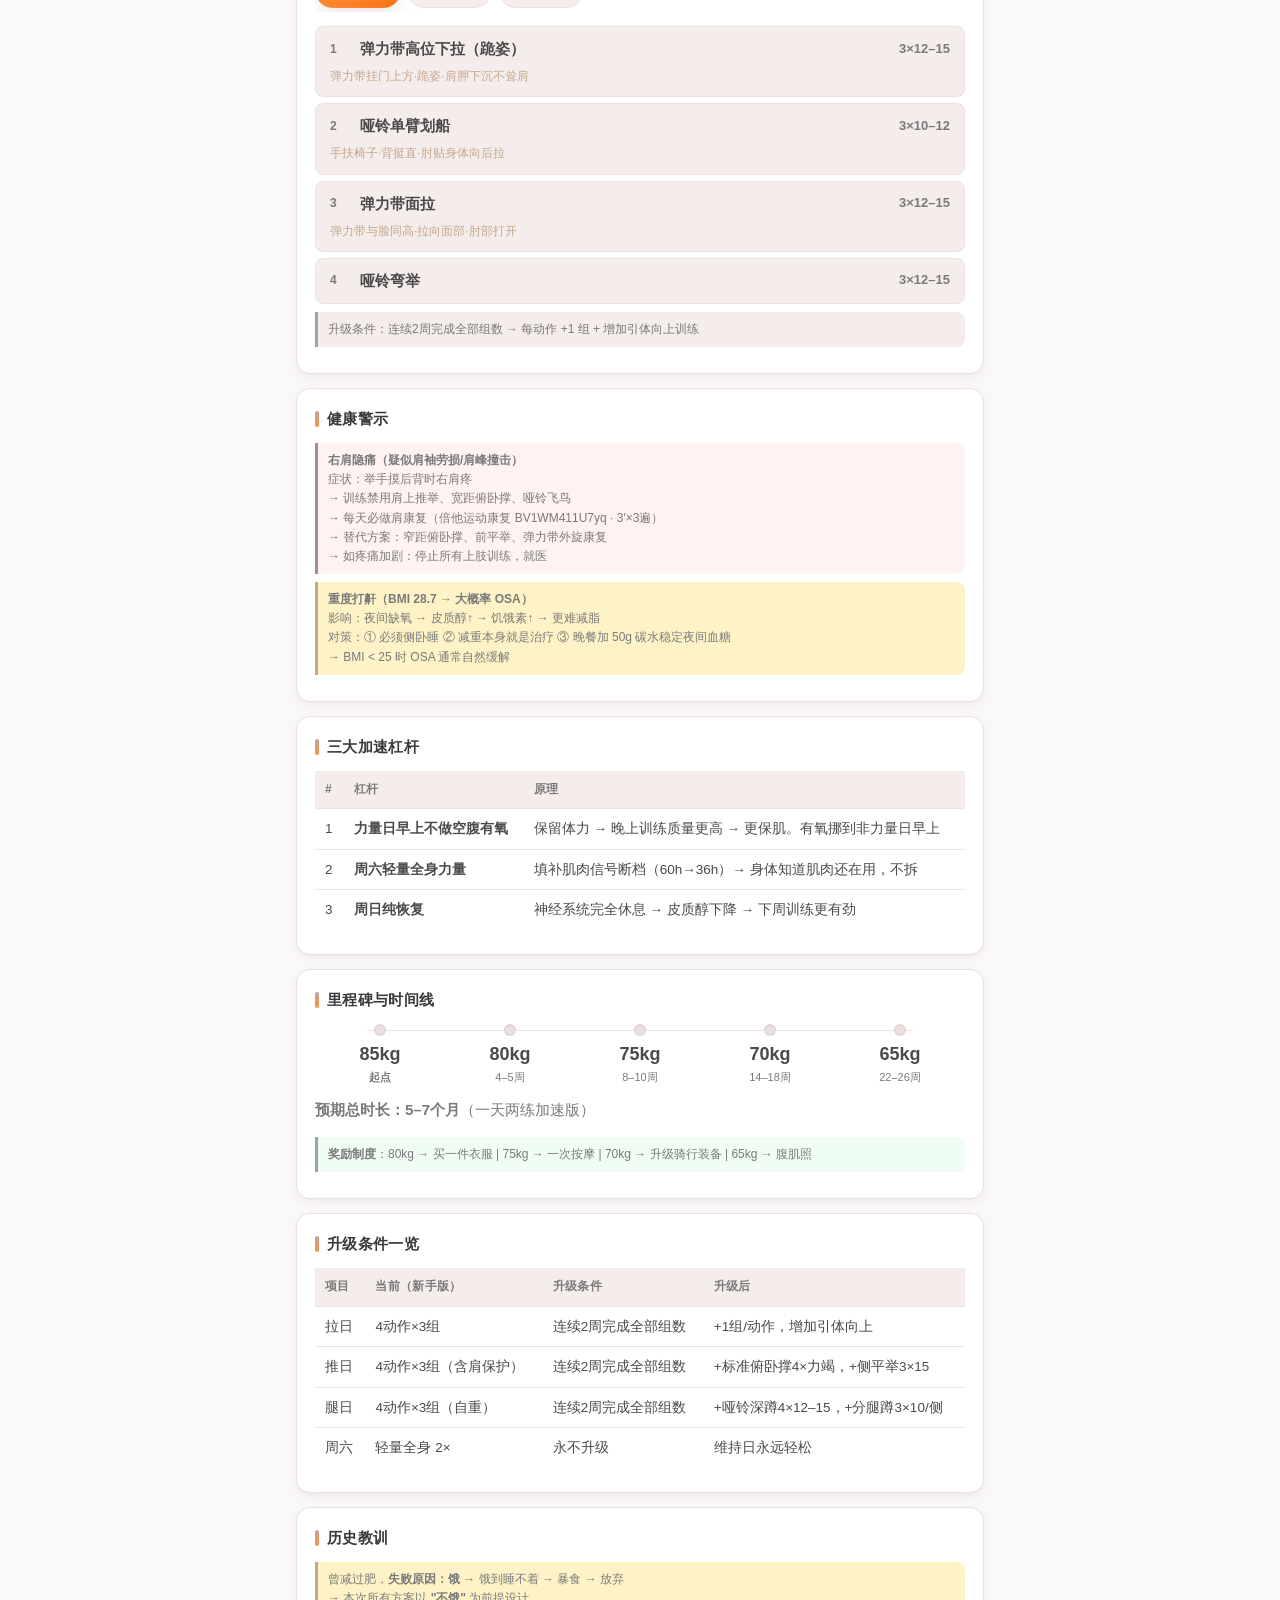
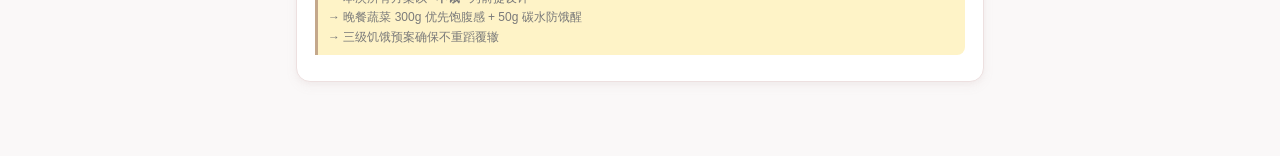
<file: 减脂全面计划.html>
<!DOCTYPE html>
<html lang="zh-CN">
<head>
<meta charset="UTF-8">
<meta name="viewport" content="width=device-width,initial-scale=1.0">
<meta name="theme-color" content="#FAF8F8">
<title>减脂全面计划 · 2026</title>
<link rel="stylesheet" href="shared.css">
<style>
body { background: var(--bg); }
.weather-bar {
  display: flex; align-items: center; gap: 12px; padding: 12px 16px;
  background: var(--card); border: 1px solid var(--border); border-radius: var(--radius);
  margin-bottom: 14px; font-size: 14px; flex-wrap: wrap;
}
.wx-icon { font-size: 2rem; }
.wx-temp { font-size: 1.4rem; font-weight: 700; color: var(--primary-strong); }
.wx-desc { color: var(--sub); font-size: 0.85rem; }
.wx-rain { font-weight: 700; }
.wx-skel { background: var(--border); border-radius: 4px; animation: skelPulse 1.5s ease-in-out infinite; }
.wx-skel-icon { width: 32px; height: 32px; border-radius: 50%; }
.wx-skel-text { height: 12px; flex: 1; }
@keyframes skelPulse { 0%,100%{opacity:0.4} 50%{opacity:0.8} }

.timeline { position: relative; }
.tl-item { display: flex; gap: 12px; padding: 10px 0; border-bottom: 1px solid rgba(0,0,0,0.04); align-items: flex-start; }
.tl-item:last-child { border-bottom: none; }
.tl-time { min-width: 60px; font-weight: 700; font-size: 0.75rem; text-align: right; padding-top: 2px; letter-spacing: 0.03em; }
.tl-body { flex: 1; font-size: 0.938rem; line-height: 1.5; }
.tl-tag {
  display: inline-block; font-size: 0.7rem; padding: 2px 8px; border-radius: 10px;
  margin-right: 4px; font-weight: 700; letter-spacing: 0.02em;
}
.tag-eat { background: rgba(155,168,155,0.12); color: var(--cardio); }
.tag-workout { background: rgba(196,164,164,0.12); color: var(--primary-strong); }
.tag-water { background: rgba(139,155,168,0.12); color: var(--pull); }
.tag-ride { background: rgba(168,155,168,0.12); color: var(--recovery); }
.tag-rest { background: rgba(128,128,128,0.12); color: var(--sub); }
.tag-prep { background: rgba(196,168,139,0.12); color: var(--push); }

.week-grid { display: grid; grid-template-columns: repeat(7,1fr); gap: 6px; margin: 12px 0; }
@media(max-width:600px){ .week-grid { grid-template-columns: repeat(4,1fr); } }
.week-day {
  background: var(--surface); border-radius: var(--radius-sm); padding: 10px 6px; text-align: center;
  border: 2px solid transparent;
}
.week-day.pull { border-color: rgba(139,155,168,0.3); }
.week-day.push { border-color: rgba(196,168,139,0.3); }
.week-day.leg { border-color: rgba(168,139,139,0.3); }
.week-day.cardio { border-color: rgba(155,168,155,0.3); }
.week-day.recovery { border-color: rgba(168,155,168,0.3); }
.week-label { font-size: 0.68rem; color: var(--sub); margin-bottom: 2px; font-weight: 600; }
.week-name { font-weight: 700; font-size: 16px; margin-bottom: 4px; }
.week-tag { font-size: 0.68rem; padding: 1px 6px; border-radius: 6px; display: inline-block; font-weight: 700; }
.wtag-pull { background: rgba(139,155,168,0.1); color: var(--pull); }
.wtag-push { background: rgba(196,168,139,0.1); color: var(--push); }
.wtag-leg { background: rgba(168,139,139,0.1); color: var(--leg); }
.wtag-cardio { background: rgba(155,168,155,0.1); color: var(--cardio); }
.wtag-recovery { background: rgba(168,155,168,0.1); color: var(--recovery); }

.flow-cards { display: grid; grid-template-columns: 1fr 1fr 1fr; gap: 8px; margin-bottom: 8px; }
@media(max-width:600px){ .flow-cards { grid-template-columns: 1fr; } }
.flow-card {
  background: var(--surface); border: 1px solid var(--border); border-radius: var(--radius-sm);
  padding: 12px; text-align: center;
}
.flow-card.pull { border-left: 3px solid var(--pull); }
.flow-card.push { border-left: 3px solid var(--push); }
.flow-card.leg { border-left: 3px solid var(--leg); }
.flow-card.cardio { border-left: 3px solid var(--cardio); }
.flow-card.recovery { border-left: 3px solid var(--recovery); }
.flow-card .fc-icon { font-size: 1.4rem; }
.flow-card .fc-day { font-size: 1rem; font-weight: 700; margin: 4px 0; }
.flow-card .fc-detail { font-size: 0.8rem; color: var(--sub); line-height: 1.5; }

.move-card {
  background: var(--surface); border: 1px solid var(--border);
  border-radius: var(--radius-sm); padding: 10px 14px; margin-bottom: 6px;
  display: grid; grid-template-columns: 22px 1fr 70px; align-items: center; gap: 8px;
  font-size: 15px; font-weight: 500;
}
.move-card .mc-num { color: var(--sub); font-size: 12px; font-weight: 600; }
.move-card .mc-name { font-weight: 600; }
.move-card .mc-sets { text-align: right; color: var(--sub); font-size: 13px; font-weight: 600; }
.move-card .mc-note { grid-column: 1/-1; font-size: 12px; color: var(--warn); margin-top: -2px; font-weight: 400; }

.milestone-track {
  display: flex; align-items: center; gap: 0; margin: 12px 0; position: relative;
}
.milestone-dot { flex: 1; text-align: center; position: relative; z-index: 1; }
.milestone-dot .dot-circle {
  width: 12px; height: 12px; border-radius: 50%; background: var(--border);
  margin: 0 auto 4px; border: 2px solid rgba(0,0,0,0.05);
}
.milestone-dot .dot-label { font-size: 11px; color: var(--sub); font-weight: 600; }
.milestone-dot .dot-wt { font-size: 18px; font-weight: 800; color: var(--text); }
.milestone-dot .dot-time { font-size: 11px; color: var(--sub); font-weight: 400; }
.milestone-line {
  position: absolute; top: 6px; left: 8%; right: 8%; height: 1px; background: var(--border); z-index: 0;
}
</style>
<script src="data.js"></script>
</head>
<body>

<nav class="tab-bar">
 <a href="今日计划.html">今日</a>
 <a href="减脂全面计划.html" class="active">计划</a>
 <a href="减脂训练日跟练_三分化.html">跟练</a>
 <a href="每日必做清单.html">清单</a>
 <a href="饮食参考.html">饮食</a>
</nav>

<div class="container">

<div class="weather-bar" id="weather-bar">
 <div class="wx-skel wx-skel-icon" style="flex-shrink:0"></div>
 <div class="wx-skel wx-skel-text"></div>
 <div style="font-size: 14px;color:var(--sub)">加载天气…</div>
</div>

<div class="card">
 <h2>基础数据</h2>
 <div class="grid-4" style="margin-bottom:12px">
 <div class="metric-box"><span class="metric-val">170cm</span><span class="metric-label">身高</span></div>
 <div class="metric-box primary"><span class="metric-val">83.25kg</span><span class="metric-label">当前体重</span></div>
 <div class="metric-box"><span class="metric-val">28.7</span><span class="metric-label">BMI</span></div>
 <div class="metric-box"><span class="metric-val">63-70</span><span class="metric-label">目标 kg</span></div>
 </div>
 <div style="font-size: 15px;color:var(--sub);margin-top:4px">
 株洲·石峰区 · 独居 · 小电动通勤 · 不吸烟不喝酒 · 不吃零食不聚餐
 </div>
</div>

<div class="card">
 <h2>每日作息（一天两练）</h2>
 <div class="timeline">
 <div class="tl-item"><div class="tl-time">07:00</div><div class="tl-body"><span class="tl-tag tag-workout">早训</span> 起床 → 早上运动 30′</div></div>
 <div class="tl-item"><div class="tl-time">07:30</div><div class="tl-body">洗漱 · 洗澡</div></div>
 <div class="tl-item"><div class="tl-time">08:30</div><div class="tl-body"><span class="tl-tag tag-ride">通勤</span> 小电动通勤</div></div>
 <div class="tl-item"><div class="tl-time">09:00</div><div class="tl-body"><span class="tl-tag tag-eat">早餐</span> 3全蛋 + 1牛奶 + 麦片</div></div>
 <div class="tl-item"><div class="tl-time">09:30</div><div class="tl-body"><span class="tl-tag tag-water">饮水</span> 第1段 400ml</div></div>
 <div class="tl-item"><div class="tl-time">11:30</div><div class="tl-body"><span class="tl-tag tag-water">饮水</span> 第2段 400ml</div></div>
 <div class="tl-item"><div class="tl-time">12:00</div><div class="tl-body"><span class="tl-tag tag-eat">午餐</span> 公司盒饭，米饭减半</div></div>
 <div class="tl-item"><div class="tl-time">12:30</div><div class="tl-body">午餐后散步 10–15′</div></div>
 <div class="tl-item"><div class="tl-time">13:30</div><div class="tl-body"><span class="tl-tag tag-water">饮水</span> 第3段 400ml</div></div>
 <div class="tl-item"><div class="tl-time">15:30</div><div class="tl-body"><span class="tl-tag tag-water">饮水</span> 第4段 400ml</div></div>
 <div class="tl-item"><div class="tl-time">17:30</div><div class="tl-body"><span class="tl-tag tag-water">饮水</span> 第5段 400ml</div></div>
 <div class="tl-item"><div class="tl-time">18:00</div><div class="tl-body"><span class="tl-tag tag-ride">通勤</span> 小电动回家</div></div>
 <div class="tl-item"><div class="tl-time">19:00</div><div class="tl-body"><span class="tl-tag tag-eat">晚餐</span> 蛋白质240g + 蔬菜300g + 碳水50g内</div></div>
 <div class="tl-item"><div class="tl-time">20:00</div><div class="tl-body"><span class="tl-tag tag-rest">停水</span> 不再喝水</div></div>
 <div class="tl-item"><div class="tl-time">21:00</div><div class="tl-body"><span class="tl-tag tag-workout">晚训</span> 晚上训练 45–60′</div></div>
 <div class="tl-item"><div class="tl-time">00:00</div><div class="tl-body">关灯睡觉 · 侧卧</div></div>
 </div>
 <div class="hint">全日饮水：5段 × 400ml + 早晚各 1 杯 200ml = <b>2.2–2.5L</b></div>
</div>

<div class="card">
 <h2>每周节奏总览</h2>
 <div class="week-grid">
 <div class="week-day pull"><div class="week-label">周一</div><div class="week-name">拉日</div><div class="week-tag wtag-pull">力量</div></div>
 <div class="week-day cardio"><div class="week-label">周二</div><div class="week-name">有氧</div><div class="week-tag wtag-cardio">有氧</div></div>
 <div class="week-day push"><div class="week-label">周三</div><div class="week-name">推日</div><div class="week-tag wtag-push">力量</div></div>
 <div class="week-day cardio"><div class="week-label">周四</div><div class="week-name">有氧</div><div class="week-tag wtag-cardio">有氧</div></div>
 <div class="week-day leg"><div class="week-label">周五</div><div class="week-name">腿日</div><div class="week-tag wtag-leg">力量</div></div>
 <div class="week-day recovery"><div class="week-label">周六</div><div class="week-name">维持</div><div class="week-tag wtag-recovery">瑜伽</div></div>
 <div class="week-day"><div class="week-label">周日</div><div class="week-name">恢复</div><div class="week-tag" style="background:rgba(128,128,128,0.1);color:var(--sub)">休息</div></div>
 </div>

 <h3>每日早晚训练对照</h3>
 <div class="flow-cards">
 <div class="flow-card pull">
 <div class="fc-icon"></div><div class="fc-day">周一 · 拉日</div>
 <div class="fc-detail">空腹有氧 20′<br>拉日力量 45′+拉伸</div>
 </div>
 <div class="flow-card cardio">
 <div class="fc-icon"></div><div class="fc-day">周二 · 有氧+核心</div>
 <div class="fc-detail">核心 15′+肩康复<br>低强度有氧 40′+拉伸</div>
 </div>
 <div class="flow-card push">
 <div class="fc-icon"></div><div class="fc-day">周三 · 推日</div>
 <div class="fc-detail">柔韧拉伸 20′<br>推日力量 45′+拉伸</div>
 </div>
 <div class="flow-card cardio">
 <div class="fc-icon"></div><div class="fc-day">周四 · 有氧+核心</div>
 <div class="fc-detail">空腹有氧 20′<br>核心+有氧 40′+拉伸</div>
 </div>
 <div class="flow-card leg">
 <div class="fc-icon"></div><div class="fc-day">周五 · 腿日</div>
 <div class="fc-detail">核心 15′+肩康复<br>腿日力量 45′+拉伸</div>
 </div>
 <div class="flow-card recovery">
 <div class="fc-icon"></div><div class="fc-day">周六 · 维持+瑜伽</div>
 <div class="fc-detail">空腹有氧 20′<br>轻量全身 30′+瑜伽 30′</div>
 </div>
 </div>
</div>

<div class="card">
 <h2>周日备餐（40分钟 · 管一周）</h2>
 <div class="timeline">
 <div class="tl-item"><div class="tl-time">11:00</div><div class="tl-body"><span class="tl-tag tag-prep">步骤1</span> 鸡胸肉 2-3块：4%盐水腌</div></div>
 <div class="tl-item"><div class="tl-time">11:05</div><div class="tl-body"><span class="tl-tag tag-prep">步骤2</span> 牛肉：切薄片分装速冻</div></div>
 <div class="tl-item"><div class="tl-time">11:13</div><div class="tl-body"><span class="tl-tag tag-prep">步骤3</span> 蔬菜：洗净沥干装保鲜袋</div></div>
 <div class="tl-item"><div class="tl-time">11:23</div><div class="tl-body"><span class="tl-tag tag-prep">步骤4</span> 碳水：南瓜/红薯 洗净切块分装</div></div>
 <div class="tl-item"><div class="tl-time">11:33</div><div class="tl-body"><span class="tl-tag tag-prep">步骤5</span> 鸡蛋：煮 9-12 个</div></div>
 <div class="tl-item"><div class="tl-time">11:40</div><div class="tl-body"><span class="tl-tag tag-prep">完成</span> 工作日晚餐 15 分钟出餐</div></div>
 </div>
</div>

<div class="card">
 <h2>饮食框架（进食窗口 9:00–19:20）</h2>
 <table class="simple-table">
 <tr><th>餐次</th><th>时间</th><th>内容</th><th>蛋白</th></tr>
 <tr><td>早餐</td><td>09:00</td><td>3全蛋 + 1牛奶 + 麦片</td><td><b style="color:var(--success)">27g</b></td></tr>
 <tr><td>午餐</td><td>12:00</td><td>公司盒饭，米饭减半，选蒸煮菜</td><td><b style="color:var(--success)">~20g</b></td></tr>
 <tr><td>晚餐</td><td>19:00</td><td><b>蛋白质 240g</b>：鸡胸肉/瘦牛肉/虾仁<br><b>蔬菜 300g</b>：丝瓜/苋菜/菠菜/生菜/黄瓜<br><b>碳水 50g内</b>：半根玉米/南瓜200g/半个红薯</td><td><b style="color:var(--success)">53g</b></td></tr>
 <tr style="background:rgba(196,164,164,0.05)"><td colspan="3"><b>全天合计</b></td><td><b>100g</b></td></tr>
 </table>
 <div class="hint">晚餐碳水必须加：40岁+重度打鼾(OSA) → 夜间皮质醇偏高。完全断碳 → 血糖过低 → 皮质醇飙升 → 更难入睡+分解肌肉。<b>50g 以内碳水</b> = 给大脑"没有饥荒"的安全信号。</div>
 <h3>饥饿三级预案</h3>
 <table class="simple-table">
 <tr><th>级别</th><th>触发</th><th>应对</th></tr>
 <tr><td>LV1 微饿</td><td>喝水能解决</td><td>喝 300ml 温水</td></tr>
 <tr><td>LV2 真饿</td><td>水解决不了</td><td>啃半根黄瓜 / 1 个番茄</td></tr>
 <tr><td>LV3 饿到睡不着</td><td>前两级均失败</td><td>喝 200ml 牛奶</td></tr>
 </table>
</div>

<div class="card">
 <h2>食材偏好</h2>
 <div style="display:grid;grid-template-columns:1fr 1fr;gap:8px">
 <div class="card" style="margin-bottom:0;padding:12px">
 <h3 style="font-size:14px;margin-bottom:8px">喜欢 & 方便</h3>
 <div style="font-size:13px;color:var(--sub);line-height:1.6">
 蛋白质：虾、豆腐、牛肉、鸡蛋、鸡胸肉<br>
 蔬菜：丝瓜、苋菜、黄瓜、菠菜、生菜
 </div>
 </div>
 <div class="card" style="margin-bottom:0;padding:12px">
 <h3 style="font-size:14px;margin-bottom:8px">不吃</h3>
 <div style="font-size:13px;color:var(--danger)">西兰花</div>
 </div>
 </div>
 <div style="display:grid;grid-template-columns:1fr 1fr;gap:8px;margin-top:8px">
 <div class="card" style="margin-bottom:0;padding:12px">
 <h3 style="font-size:14px;margin-bottom:8px">操作不便</h3>
 <div style="font-size:13px;color:var(--sub);line-height:1.6">
 鱼 — 做起来麻烦<br>
 冬瓜 — 太大用不完<br>
 木耳菜/红薯叶 — 不好买+不好择
 </div>
 </div>
 <div class="card" style="margin-bottom:0;padding:12px">
 <h3 style="font-size:14px;margin-bottom:8px">弱点管理</h3>
 <div style="font-size:13px;color:var(--sub);line-height:1.6">
 甜食 → 不买不进家门<br>
 不喝酒、不吃零食、不聚餐 → 天然优势
 </div>
 </div>
 </div>
</div>

<div class="card">
 <h2>运动框架</h2>
 <h3>每周运动量</h3>
 <table class="simple-table">
 <tr><th>项目</th><th>频次</th><th>时长</th><th>说明</th></tr>
 <tr><td>力量训练</td><td>4次/周</td><td>45–60′/次</td><td>周一拉·周三推·周五腿·周六轻量</td></tr>
 <tr><td>早间运动</td><td>7次/周</td><td>20–30′</td><td>空腹有氧/核心/柔韧+肩康复</td></tr>
 <tr><td>有氧训练</td><td>2次/周</td><td>40–60′</td><td>周二四晚·低强度</td></tr>
 </table>

 <h3>三分化力量训练 · 新手版</h3>
 <div class="subtabs">
 <button class="subtab-btn active" data-tab="pull" onclick="switchTab('pull')">周一·拉日</button>
 <button class="subtab-btn" data-tab="push" onclick="switchTab('push')">周三·推日</button>
 <button class="subtab-btn" data-tab="legs" onclick="switchTab('legs')">周五·腿日</button>
 </div>

 <div class="tab-panel active" id="tab-pull">
 <div class="move-card"><span class="mc-num">1</span><span class="mc-name">弹力带高位下拉（跪姿）</span><span class="mc-sets">3×12–15</span><span class="mc-note">弹力带挂门上方·跪姿·肩胛下沉不耸肩</span></div>
 <div class="move-card"><span class="mc-num">2</span><span class="mc-name">哑铃单臂划船</span><span class="mc-sets">3×10–12</span><span class="mc-note">手扶椅子·背挺直·肘贴身体向后拉</span></div>
 <div class="move-card"><span class="mc-num">3</span><span class="mc-name">弹力带面拉</span><span class="mc-sets">3×12–15</span><span class="mc-note">弹力带与脸同高·拉向面部·肘部打开</span></div>
 <div class="move-card"><span class="mc-num">4</span><span class="mc-name">哑铃弯举</span><span class="mc-sets">3×12–15</span></div>
 <div class="hint" style="border-left-color:var(--success)">升级条件：连续2周完成全部组数 → 每动作 +1 组 + 增加引体向上训练</div>
 </div>

 <div class="tab-panel" id="tab-push">
 <div class="move-card"><span class="mc-num">1</span><span class="mc-name">窄距俯卧撑（可跪姿）</span><span class="mc-sets">3×力竭</span><span class="mc-note">手与肩同宽·肘贴身体·不张开不耸肩</span></div>
 <div class="move-card"><span class="mc-num">2</span><span class="mc-name">哑铃前平举（替代推举）</span><span class="mc-sets">3×12–15</span><span class="mc-note">手臂前举至肩高·右肩无痛再继续</span></div>
 <div class="move-card"><span class="mc-num">3</span><span class="mc-name">凳上臂屈伸（屈膝版）</span><span class="mc-sets">3×力竭</span><span class="mc-note">膝盖弯曲脚踩地·减轻新手上肢负担</span></div>
 <div class="move-card"><span class="mc-num">4</span><span class="mc-name">弹力带肩外旋（康复）</span><span class="mc-sets">3×12–15</span><span class="mc-note">肘贴身体向外旋转·右肩康复核心</span></div>
 <div class="hint" style="border-left-color:var(--danger)">右肩禁用：肩上推举 · 宽距俯卧撑 · 哑铃飞鸟</div>
 <div class="hint" style="border-left-color:var(--success)">升级条件：连续2周完成 → 恢复标准俯卧撑 4×力竭 + 侧平举 3×15</div>
 </div>

 <div class="tab-panel" id="tab-legs">
 <div class="move-card"><span class="mc-num">1</span><span class="mc-name">自重深蹲（无负重）</span><span class="mc-sets">3×12–15</span><span class="mc-note">膝盖不内扣·核心收紧·缓慢下放</span></div>
 <div class="move-card"><span class="mc-num">2</span><span class="mc-name">臀桥（双腿）</span><span class="mc-sets">3×15</span><span class="mc-note">屈膝·核心收紧·臀部上推·顶峰停顿1s</span></div>
 <div class="move-card"><span class="mc-num">3</span><span class="mc-name">卷腹</span><span class="mc-sets">3×12–15</span><span class="mc-note">下巴到胸口一拳·腹肌发力·不拉脖子</span></div>
 <div class="move-card"><span class="mc-num">4</span><span class="mc-name">平板支撑</span><span class="mc-sets">3×20–30s</span><span class="mc-note">核心收紧不塌腰·从20秒起步逐步延长</span></div>
 <div class="hint" style="border-left-color:var(--success)">升级条件：连续2周完成 → 哑铃酒杯深蹲 4×12–15（+5kg）+ 单腿臀桥 3×15/侧</div>
 </div>
</div>

<div class="card">
 <h2>健康警示</h2>
 <div class="hint" style="border-left-color:var(--danger);background:#fef2f2">
 <b>右肩隐痛（疑似肩袖劳损/肩峰撞击）</b><br>
 症状：举手摸后背时右肩疼<br>
 → 训练禁用肩上推举、宽距俯卧撑、哑铃飞鸟<br>
 → 每天必做肩康复（倍他运动康复 BV1WM411U7yq · 3′×3遍）<br>
 → 替代方案：窄距俯卧撑、前平举、弹力带外旋康复<br>
 → 如疼痛加剧：停止所有上肢训练，就医
 </div>
 <div class="hint" style="border-left-color:var(--warn);background:#fef3c7">
 <b>重度打鼾（BMI 28.7 → 大概率 OSA）</b><br>
 影响：夜间缺氧 → 皮质醇↑ → 饥饿素↑ → 更难减脂<br>
 对策：① 必须侧卧睡 ② 减重本身就是治疗 ③ 晚餐加 50g 碳水稳定夜间血糖<br>
 → BMI < 25 时 OSA 通常自然缓解
 </div>
</div>

<div class="card">
 <h2>三大加速杠杆</h2>
 <table class="simple-table">
 <tr><th>#</th><th>杠杆</th><th>原理</th></tr>
 <tr><td>1</td><td><b>力量日早上不做空腹有氧</b></td><td>保留体力 → 晚上训练质量更高 → 更保肌。有氧挪到非力量日早上</td></tr>
 <tr><td>2</td><td><b>周六轻量全身力量</b></td><td>填补肌肉信号断档（60h→36h）→ 身体知道肌肉还在用，不拆</td></tr>
 <tr><td>3</td><td><b>周日纯恢复</b></td><td>神经系统完全休息 → 皮质醇下降 → 下周训练更有劲</td></tr>
 </table>
</div>

<div class="card">
 <h2>里程碑与时间线</h2>
 <div class="milestone-track">
 <div class="milestone-line"></div>
 <div class="milestone-dot"><div class="dot-circle"></div><div class="dot-wt">85kg</div><div class="dot-label">起点</div></div>
 <div class="milestone-dot"><div class="dot-circle"></div><div class="dot-wt">80kg</div><div class="dot-time">4–5周</div></div>
 <div class="milestone-dot"><div class="dot-circle"></div><div class="dot-wt">75kg</div><div class="dot-time">8–10周</div></div>
 <div class="milestone-dot"><div class="dot-circle"></div><div class="dot-wt">70kg</div><div class="dot-time">14–18周</div></div>
 <div class="milestone-dot"><div class="dot-circle"></div><div class="dot-wt">65kg</div><div class="dot-time">22–26周</div></div>
 </div>
 <p style="font-size: 15px;color:var(--sub);margin-top:8px"><b>预期总时长：5–7个月</b>（一天两练加速版）</p>
 <div class="hint" style="border-left-color:var(--success);background:#f0fdf4">
 <b>奖励制度</b>：80kg → 买一件衣服 | 75kg → 一次按摩 | 70kg → 升级骑行装备 | 65kg → 腹肌照
 </div>
</div>

<div class="card">
 <h2>升级条件一览</h2>
 <table class="simple-table">
 <tr><th>项目</th><th>当前（新手版）</th><th>升级条件</th><th>升级后</th></tr>
 <tr><td>拉日</td><td>4动作×3组</td><td>连续2周完成全部组数</td><td>+1组/动作，增加引体向上</td></tr>
 <tr><td>推日</td><td>4动作×3组（含肩保护）</td><td>连续2周完成全部组数</td><td>+标准俯卧撑4×力竭，+侧平举3×15</td></tr>
 <tr><td>腿日</td><td>4动作×3组（自重）</td><td>连续2周完成全部组数</td><td>+哑铃深蹲4×12–15，+分腿蹲3×10/侧</td></tr>
 <tr><td>周六</td><td>轻量全身 2×</td><td>永不升级</td><td>维持日永远轻松</td></tr>
 </table>
</div>

<div class="card">
 <h2>历史教训</h2>
 <div class="hint" style="border-left-color:var(--warn);background:#fef3c7">
 曾减过肥，<b>失败原因：饿</b> → 饿到睡不着 → 暴食 → 放弃<br>
 → 本次所有方案以 <b>"不饿"</b> 为前提设计<br>
 → 晚餐蔬菜 300g 优先饱腹感 + 50g 碳水防饿醒<br>
 → 三级饥饿预案确保不重蹈覆辙
 </div>
</div>

</div>

<script>
function switchTab(name) {
  document.querySelectorAll('.subtab-btn').forEach(function(b) { b.classList.remove('active'); });
  document.querySelectorAll('.tab-panel').forEach(function(p) { p.classList.remove('active'); });
  var btn = document.querySelector('.subtab-btn[data-tab="' + name + '"]');
  if (btn) btn.classList.add('active');
  var panel = document.getElementById('tab-' + name);
  if (panel) panel.classList.add('active');
}
</script>
</body>
</html>
</file>
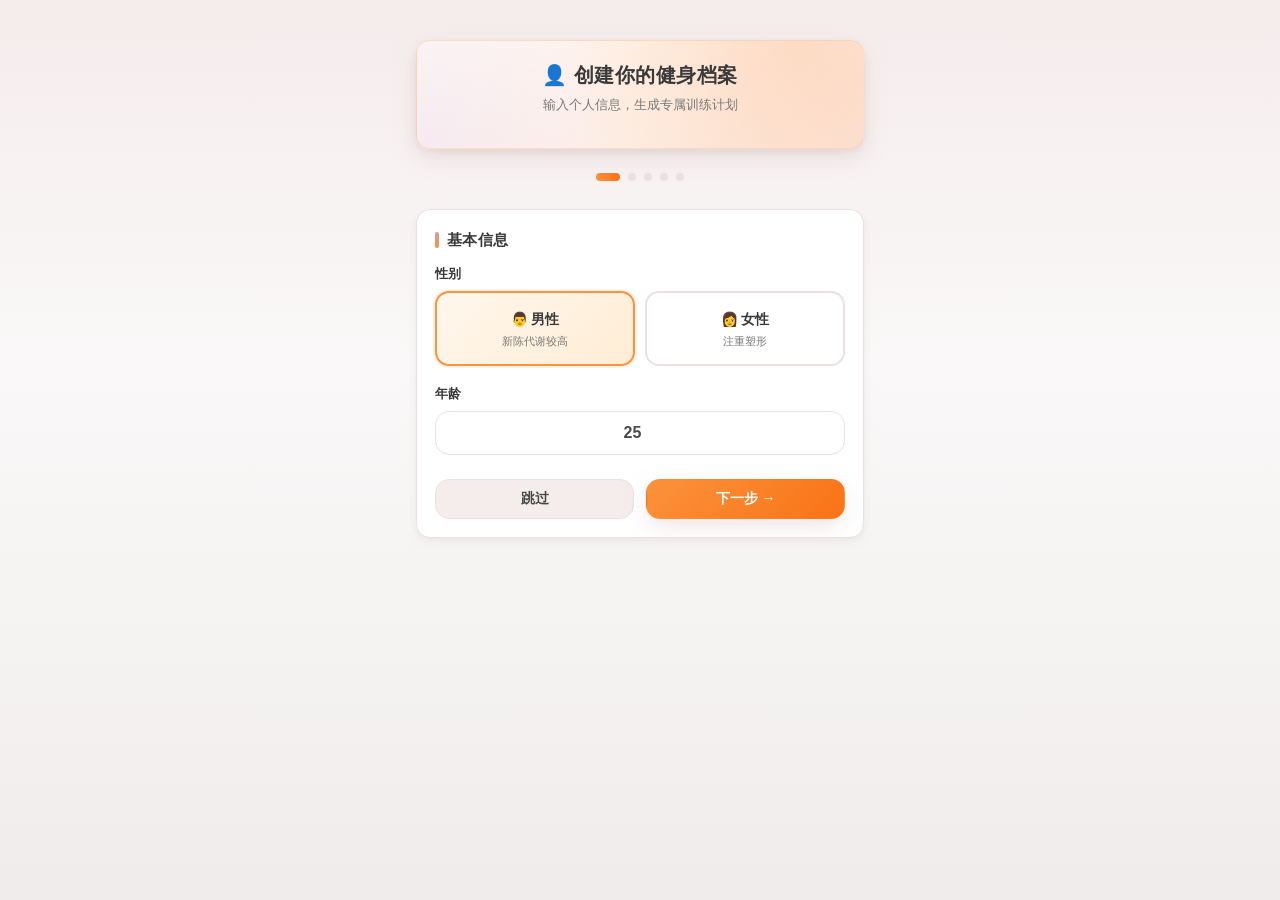
<file: 减脂完整教程_饮食运动作息动作库.html>
<!DOCTYPE html>
<html lang="zh-CN">
<head>
<meta charset="UTF-8">
<meta name="viewport" content="width=device-width, initial-scale=1.0">
<meta name="theme-color" content="#C4A4A4">
<title>完整教程 · 减脂教练</title>
<link rel="stylesheet" href="shared.css">
</head>
<body>
<script>window.PAGE_META = { key: 'tutorial', dark: false, title: '完整教程' };</script>

<main class="container">

  <section class="card hero-card">
    <h1>📚 减脂完整教程</h1>
    <div class="hero-sub">饮食 · 运动 · 作息 · 动作库 · 阶段路线图 · 参考来源</div>
  </section>

  <!-- 目录 -->
  <section class="card">
    <h3>📖 目录导航</h3>
    <div class="grid-2" style="gap:8px">
      <a href="#diet" class="metric-box" style="text-decoration:none;color:inherit"><div><b>🥗 饮食篇</b><div style="font-size:12px;color:#9ca3af">三大营养素配比 + 三餐模板</div></div></a>
      <a href="#exercise" class="metric-box" style="text-decoration:none;color:inherit"><div><b>🏋️ 运动篇</b><div style="font-size:12px;color:#9ca3af">训练框架 + 进阶路线</div></div></a>
      <a href="#sleep" class="metric-box" style="text-decoration:none;color:inherit"><div><b>🌙 作息·睡眠·激素</b><div style="font-size:12px;color:#9ca3af">OSA + 黄金作息 + 减脂激素</div></div></a>
      <a href="#moves" class="metric-box" style="text-decoration:none;color:inherit"><div><b>🧰 完整动作库</b><div style="font-size:12px;color:#9ca3af">按身体部位分类 + 安全标签</div></div></a>
      <a href="#roadmap" class="metric-box" style="text-decoration:none;color:inherit"><div><b>🗺️ 6 个月减重路线图</b><div style="font-size:12px;color:#9ca3af">阶段目标 + 关键成功因素</div></div></a>
      <a href="#refs" class="metric-box" style="text-decoration:none;color:inherit"><div><b>🔗 参考来源</b><div style="font-size:12px;color:#9ca3af">权威机构 + 循证研究</div></div></a>
    </div>
  </section>

  <!-- 饮食篇 -->
  <section class="card" id="diet">
    <h3>🥗 饮食篇</h3>
    <table class="simple-table">
      <tr><th>营养素</th><th>计算方式</th><th>推荐量（本项目）</th></tr>
      <tr><td>蛋白质</td><td>瘦体重 × 1.6–2.0 g/kg</td><td>≈ 98–122 g/天</td></tr>
      <tr><td>碳水化合物</td><td>瘦体重 × 2.0–3.0 g/kg</td><td>≈ 122–183 g/天</td></tr>
      <tr><td>脂肪</td><td>总能量的 20–30%</td><td>≈ 37–49 g/天</td></tr>
    </table>
    <div class="hint" style="margin-top:10px">
      ⚠️ 蛋白质<b>必须</b>按 <b>瘦体重</b> 计算（≈ 总体重 × (1 - 体脂率/100)），<b>不是</b>按总体重算，否则会出现 170g 的虚高目标。
    </div>

    <div style="margin-top:12px"><b>三餐模板</b></div>
    <table class="simple-table">
      <tr><th>餐次</th><th>食物</th><th>蛋白质估算</th></tr>
      <tr><td>早餐</td><td>鸡蛋 3 个 + 牛奶 250ml</td><td>≈ 27 g</td></tr>
      <tr><td>午餐</td><td>盒饭减半 + 鸡胸肉 / 瘦牛肉</td><td>≈ 20 g</td></tr>
      <tr><td>晚餐</td><td>肉 240g + 蔬菜 300g + 主食 ≤ 50g 碳水</td><td>≈ 53 g</td></tr>
    </table>

    <div style="margin-top:12px"><b>食物红绿灯</b></div>
    <div class="rule-list">
      <div style="padding:10px;background:#f0fdf4;border:1px solid #bbf7d0;border-radius:10px;margin-bottom:8px"><b style="color:#15803d">🟢 绿灯：</b> 鸡胸肉、瘦牛肉、虾仁、鸡蛋、豆腐、黄瓜、丝瓜、菠菜、生菜、苋菜、玉米、南瓜、红薯、燕麦</div>
      <div style="padding:10px;background:#fffbeb;border:1px solid #fde68a;border-radius:10px;margin-bottom:8px"><b style="color:#a16207">🟡 黄灯：</b> 米饭（≤ 100g/餐）、面条、全麦面包、坚果（少量）、全脂牛奶、水果（每天 1 份）</div>
      <div style="padding:10px;background:#fef2f2;border:1px solid #fecaca;border-radius:10px"><b style="color:#b91c1c">🔴 红灯：</b> 油炸食品、含糖饮料、糕点/蛋糕、肥肉、酒精、西式快餐</div>
    </div>

    <div class="hint" style="margin-top:10px">
      <b>鸡胸不柴秘诀：</b> 4% 盐水浸泡 30 分钟 + 少油煎 + 盖盖焖熟 + 出锅后静置 5 分钟再切。
    </div>
    <div class="hint" style="margin-top:6px">
      <b>周日备餐：</b> 周日一次性腌好 5 天份的肉，切好蔬菜分盒；鸡蛋 9–12 个煮好放冰箱。
    </div>
  </section>

  <!-- 运动篇 -->
  <section class="card" id="exercise">
    <h3>🏋️ 运动篇</h3>
    <div class="grid-4" style="gap:8px;margin-bottom:12px">
      <div class="metric-box"><span class="metric-val">3–4</span><span class="metric-label">力量训练 / 周</span></div>
      <div class="metric-box water"><span class="metric-val">300</span><span class="metric-label">分钟有氧 / 周</span></div>
      <div class="metric-box exercise"><span class="metric-val">RPE 7</span><span class="metric-label">训练强度</span></div>
      <div class="metric-box"><span class="metric-val">1–2</span><span class="metric-label">休息日 / 周</span></div>
    </div>

    <div class="compare">
      <div class="col">
        <h4>新手阶段（前 3 个月）</h4>
        <ul>
          <li>以神经适应为主，动作质量优先</li>
          <li>3 组 × 8–12 次 / 自重 / 轻哑铃</li>
          <li>低冲击有氧（骑行 / 椭圆机）</li>
          <li>避免跑步、跳跃、肩上推举</li>
        </ul>
      </div>
      <div class="col">
        <h4>中级阶段（3–12 个月）</h4>
        <ul>
          <li>渐进超负荷：先加次数再加重量</li>
          <li>每次增加不超过 5% 重量</li>
          <li>增加无氧 HIIT（低冲击）</li>
          <li>引入分腿蹲、臀桥等复合动作</li>
        </ul>
      </div>
    </div>

    <div class="hint" style="margin-top:12px">
      ACSM 推荐减脂人群：<b>有氧 150–300 分钟/周 + 力量 2–3 次/周</b>。大体重者从低冲击开始，逐步加量。
    </div>
  </section>

  <!-- 作息·睡眠·激素 -->
  <section class="card" id="sleep">
    <h3>🌙 作息 · 睡眠 · 激素</h3>

    <table class="simple-table">
      <tr><th>时间</th><th>建议</th></tr>
      <tr><td>07:30</td><td>起床 · 开窗晒太阳 10 分钟</td></tr>
      <tr><td>09:00–19:20</td><td>进食窗口（间歇断食）</td></tr>
      <tr><td>22:00</td><td>电子宵禁 · 调暗灯光 · 避免蓝光</td></tr>
      <tr><td>23:30</td><td>上床睡觉</td></tr>
      <tr><td>睡眠中</td><td><b>侧卧</b>，用枕头垫腿；完全黑暗环境</td></tr>
    </table>

    <div style="margin-top:12px"><b>三大减脂激素</b></div>
    <table class="simple-table">
      <tr><th>激素</th><th>作用</th><th>如何优化</th></tr>
      <tr><td><b>皮质醇</b></td><td>过高 → 分解肌肉、腹部脂肪堆积、食欲增加</td><td>充足睡眠、不过度训练、晚餐适量碳水</td></tr>
      <tr><td><b>生长激素 (GH)</b></td><td>深度睡眠时脉冲分泌 → 分解脂肪</td><td>22:00–02:00 入睡窗口最重要</td></tr>
      <tr><td><b>饥饿素 / 瘦素</b></td><td>失衡 → 食欲失控</td><td>睡眠 &lt; 5h 会让饥饿素 ↑ 28%、瘦素 ↓ 18%</td></tr>
    </table>

    <div class="compare" style="margin-top:12px">
      <div class="col forbid">
        <h4>OSA（睡眠呼吸暂停）警示</h4>
        <ul>
          <li>BMI ≥ 28 是 OSA 高风险因素</li>
          <li>打鼾严重 + 白天困倦 → 就医筛查</li>
          <li>减重 10% 可改善 AHI 20–40%</li>
          <li>侧卧降低 50% 的塌陷风险</li>
        </ul>
      </div>
      <div class="col allow">
        <h4>黄金睡眠守则</h4>
        <ul>
          <li>固定作息（含周末）</li>
          <li>睡前 2h 不喝水（减少夜尿）</li>
          <li>完全黑暗（遮光窗帘/眼罩）</li>
          <li>每天 7h 左右睡眠</li>
        </ul>
      </div>
    </div>
  </section>

  <!-- 动作库 -->
  <section class="card" id="moves">
    <h3>🧰 完整动作库</h3>
    <div class="hint" style="margin-bottom:10px">
      🟢 = 当前安全 &nbsp; 🟡 = 进阶后可用 &nbsp; 🔴 = 本阶段禁止 &nbsp; ⚠️ = 需评估
    </div>

    <b>背部 · 拉日</b>
    <table class="simple-table">
      <tr><th>动作</th><th>状态</th><th>说明</th></tr>
      <tr><td>弹力带高位下拉</td><td>🟢 安全</td><td>居家首选，新手易上手</td></tr>
      <tr><td>哑铃单臂划船</td><td>🟢 安全</td><td>俯身 45 度，核心稳定</td></tr>
      <tr><td>俯身飞鸟（超级组）</td><td>🟢 安全</td><td>后肩激活，轻重量</td></tr>
      <tr><td>弹力带面拉</td><td>🟢 安全</td><td>对肩袖友好</td></tr>
      <tr><td>反向飞鸟</td><td>🟢 安全</td><td>改善圆肩</td></tr>
      <tr><td>引体向上</td><td>🟡 进阶</td><td>需要上肢力量基础</td></tr>
    </table>

    <b>胸部 · 推日</b>
    <table class="simple-table">
      <tr><th>动作</th><th>状态</th><th>说明</th></tr>
      <tr><td>窄距俯卧撑</td><td>🟢 安全</td><td>肘贴身，不抬肩</td></tr>
      <tr><td>标准俯卧撑</td><td>🟢 安全</td><td>身体成一条直线</td></tr>
      <tr><td>哑铃前平举</td><td>🟡 轻量</td><td>⚠️ 肩有问题时先暂停</td></tr>
      <tr><td>凳上臂屈伸</td><td>🟢 安全</td><td>三头肌训练</td></tr>
      <tr><td>肩上推举 / 哑铃卧推</td><td>🔴 禁止</td><td>肩袖撞击风险极高</td></tr>
    </table>

    <b>腿部 · 腿日</b>
    <table class="simple-table">
      <tr><th>动作</th><th>状态</th><th>说明</th></tr>
      <tr><td>哑铃酒杯深蹲</td><td>🟢 安全</td><td>大体重友好，膝关节压力小</td></tr>
      <tr><td>保加利亚分腿蹲</td><td>🟢 安全</td><td>单侧训练，平衡核心</td></tr>
      <tr><td>单腿臀桥</td><td>🟢 安全</td><td>臀部主导，不伤腰</td></tr>
      <tr><td>靠墙静蹲</td><td>🟢 安全</td><td>等长训练，强化膝盖</td></tr>
      <tr><td>自重深蹲</td><td>🟢 安全</td><td>热身动作</td></tr>
      <tr><td>箭步蹲</td><td>🟡 进阶</td><td>平衡要求高</td></tr>
      <tr><td>杠铃深蹲 / 硬拉</td><td>🔴 禁止</td><td>大体重 + 新手阶段风险高</td></tr>
    </table>

    <b>核心 · 有氧</b>
    <table class="simple-table">
      <tr><th>动作</th><th>状态</th><th>说明</th></tr>
      <tr><td>卷腹</td><td>🟢 安全</td><td>腹直肌</td></tr>
      <tr><td>平板支撑</td><td>🟢 安全</td><td>45s × 3 组起</td></tr>
      <tr><td>死虫式</td><td>🟢 安全</td><td>低腰椎压力</td></tr>
      <tr><td>鸟狗式</td><td>🟢 安全</td><td>脊柱稳定性</td></tr>
      <tr><td>超人式</td><td>🟡 进阶</td><td>竖脊肌</td></tr>
      <tr><td>仰卧起坐</td><td>🔴 不推荐</td><td>腰椎压力大</td></tr>
      <tr><td>骑行 / 快走</td><td>🟢 安全</td><td>关节零冲击</td></tr>
      <tr><td>跑步 / 跳绳</td><td>🔴 禁止</td><td>膝关节承受 ~体重×2.5 倍冲击</td></tr>
    </table>
  </section>

  <!-- 路线图 -->
  <section class="card" id="roadmap">
    <h3>🗺️ 6 个月减重路线图</h3>
    <div style="display:flex;flex-direction:column;gap:10px;margin-top:6px">
      <div style="padding:12px;background:#fff7ed;border-radius:10px;border:1px solid #fed7aa">
        <b>阶段 1（第 1–2 月）— 适应期</b><br>
        <span style="font-size:13px">目标体重：85 → 82–83 kg · 减重速度：0.5–1.0 kg/周</span><br>
        <span style="font-size:12.5px;color:#6b7280">建立作息习惯 · 熟悉训练动作 · 控制碳水窗口 · 睡眠达标</span>
      </div>
      <div style="padding:12px;background:#fff;border-radius:10px;border:1px solid #e5e7eb">
        <b>阶段 2（第 3–4 月）— 燃脂加速</b><br>
        <span style="font-size:13px">目标体重：→ 75–77 kg</span><br>
        <span style="font-size:12.5px;color:#6b7280">引入低冲击 HIIT 2×/周 · 渐进超负荷 · 饮食 3:4:3 稳定</span>
      </div>
      <div style="padding:12px;background:#f0fdf4;border-radius:10px;border:1px solid #bbf7d0">
        <b>阶段 3（第 5–6 月）— 塑形期</b><br>
        <span style="font-size:13px">目标体重：→ 63–70 kg</span><br>
        <span style="font-size:12.5px;color:#6b7280">增加循环训练 · 稳定体重波动 · 建立长期可维持的饮食模式</span>
      </div>
    </div>
    <div class="hint" style="margin-top:10px">
      <b>关键成功因素：</b><br>
      ① 绝对不饿肚子（饥饿 → 皮质醇上升 → 减脂失败）<br>
      ② 弹性饮食：每周 1 次「快乐餐」心理放松<br>
      ③ 关注周均体重而非单天数字<br>
      ④ 睡眠是减脂第二大变量<br>
      ⑤ 记录体重、睡眠、训练 — 数据说话
    </div>
  </section>

  <!-- 参考来源 -->
  <section class="card" id="refs">
    <h3>🔗 参考来源</h3>
    
    <div style="margin-bottom:16px"><b>📚 学术研究（可点击查看原文）</b></div>
    <div class="rule-list">
      <div style="padding:10px;background:#F5ECEC;border:1px solid #EDE0E0;border-radius:10px;margin-bottom:8px">
        <b>抗阻训练与减脂质量</b>
        <div style="font-size:12px;color:#7A7A7A;margin-top:4px">
          Lahav Y, et al. (2026) <i>Frontiers in Endocrinology</i>
        </div>
        <div style="font-size:11px;color:#A0A0A0;margin-top:4px">
          研究表明：抗阻训练能最大化脂肪减少同时保留甚至增加瘦体重
        </div>
        <a href="https://pmc.ncbi.nlm.nih.gov/articles/PMC12851882/" target="_blank" style="display:inline-block;margin-top:6px;padding:4px 10px;background:#C4A4A4;color:white;font-size:12px;border-radius:6px;text-decoration:none">📖 查看原文 PDF</a>
      </div>
      
      <div style="padding:10px;background:#E8ECEF;border:1px solid #D9E1E8;border-radius:10px;margin-bottom:8px">
        <b>蛋白质摄入与肌肉保留</b>
        <div style="font-size:12px;color:#7A7A7A;margin-top:4px">
          Hudson JL, et al. (2019) <i>Advances in Nutrition</i>
        </div>
        <div style="font-size:11px;color:#A0A0A0;margin-top:4px">
          系统综述：减脂期间蛋白质摄入 ≥ 1.6 g/kg 瘦体重可有效减少肌肉流失
        </div>
        <a href="https://pmc.ncbi.nlm.nih.gov/articles/PMC7231581/" target="_blank" style="display:inline-block;margin-top:6px;padding:4px 10px;background:#8B9BA8;color:white;font-size:12px;border-radius:6px;text-decoration:none">📖 查看原文</a>
      </div>
      
      <div style="padding:10px;background:#ECEFEC;border:1px solid #D9E3D9;border-radius:10px;margin-bottom:8px">
        <b>力量训练 vs 有氧运动减脂效果</b>
        <div style="font-size:12px;color:#7A7A7A;margin-top:4px">
          《European Heart Journal》(2024) 随机对照试验
        </div>
        <div style="font-size:11px;color:#A0A0A0;margin-top:4px">
          406名受试者研究：力量训练减脂效果与有氧运动相当，且能增加肌肉
        </div>
        <a href="https://pubmed.ncbi.nlm.nih.gov/38233024/" target="_blank" style="display:inline-block;margin-top:6px;padding:4px 10px;background:#9BA89B;color:white;font-size:12px;border-radius:6px;text-decoration:none">📖 PubMed 原文</a>
      </div>
      
      <div style="padding:10px;background:#F5ECE4;border:1px solid #E8D8C8;border-radius:10px;margin-bottom:8px">
        <b>睡眠与激素（瘦素/饥饿素）</b>
        <div style="font-size:12px;color:#7A7A7A;margin-top:4px">
          《Sleep Medicine》(2024) 队列研究
        </div>
        <div style="font-size:11px;color:#A0A0A0;margin-top:4px">
          睡眠不足＜6小时：瘦素降低18.3%，饥饿素升高22.7%，对高热量食物渴求增45%
        </div>
        <a href="http://www.bkmedia.cn/staff/Index/detail?id=797013196648124416" target="_blank" style="display:inline-block;margin-top:6px;padding:4px 10px;background:#C4A88B;color:white;font-size:12px;border-radius:6px;text-decoration:none">📖 详细解读</a>
      </div>
      
      <div style="padding:10px;background:#F0ECEF;border:1px solid #E4DDE4;border-radius:10px">
        <b>全身训练 vs 分化训练减脂效果</b>
        <div style="font-size:12px;color:#7A7A7A;margin-top:4px">
          Carneiro MAS, et al. (2024) <i>European Journal of Sport Science</i>
        </div>
        <div style="font-size:11px;color:#A0A0A0;margin-top:4px">
          全身训练比分化训练能减少更多体脂，且DOMS水平更低
        </div>
        <a href="https://pmc.ncbi.nlm.nih.gov/articles/PMC11236007/" target="_blank" style="display:inline-block;margin-top:6px;padding:4px 10px;background:#A89BA8;color:white;font-size:12px;border-radius:6px;text-decoration:none">📖 查看原文 PDF</a>
      </div>
    </div>
    
    <div style="margin-top:16px;margin-bottom:12px"><b>🏛️ 权威机构指南</b></div>
    <table class="simple-table">
      <tr><th>分类</th><th>来源</th></tr>
      <tr><td>运动处方</td><td><a href="https://www.acsm.org/" target="_blank" style="color:#C4A4A4">ACSM（美国运动医学会）</a> 运动测试与处方指南</td></tr>
      <tr><td>营养学</td><td><a href="http://dg.cnsoc.org/" target="_blank" style="color:#C4A4A4">中国居民膳食指南 (2022)</a> · 中国卫健委体重管理指导原则</td></tr>
      <tr><td>BMR 公式</td><td>Mifflin-St Jeor Equation (1990)</td></tr>
      <tr><td>体脂率估计</td><td>Deurenberg 公式 (1991)</td></tr>
      <tr><td>蛋白质摄入</td><td><a href="https://jissn.biomedcentral.com/" target="_blank" style="color:#C4A4A4">JISSN 立场声明</a></td></tr>
    </table>
    
    <div style="margin-top:16px;margin-bottom:12px"><b>🎬 科普讲解视频</b></div>
    <div class="rule-list">
      <div style="padding:10px;background:#FAF8F8;border:1px solid #EDE0E0;border-radius:10px;margin-bottom:8px">
        <b>减脂原理与误区</b>
        <div style="font-size:12px;color:#7A7A7A;margin-top:4px">
          如何科学减脂？为什么减脂期间要做力量训练？
        </div>
        <a href="https://www.douyin.com/search/%E7%AE%97%E6%95%B0%E5%87%8F%E8%82%A5%E5%8E%9F%E7%90%86?source=tag" target="_blank" style="display:inline-block;margin-top:6px;padding:4px 10px;background:#C4A4A4;color:white;font-size:12px;border-radius:6px;text-decoration:none">📺 抖音搜索学习</a>
      </div>
      <div style="padding:10px;background:#FAF8F8;border:1px solid #EDE0E0;border-radius:10px">
        <b>动作标准教学</b>
        <div style="font-size:12px;color:#7A7A7A;margin-top:4px">
          深蹲、卧推、硬拉等基础动作标准演示与常见错误纠正
        </div>
        <a href="https://www.douyin.com/search/%E6%8B%93%E6%89%91%E6%A0%87%E5%87%86%E5%8A%A8%E4%BD%9C?source=tag" target="_blank" style="display:inline-block;margin-top:6px;padding:4px 10px;background:#C4A4A4;color:white;font-size:12px;border-radius:6px;text-decoration:none">📺 抖音搜索学习</a>
      </div>
    </div>
    
  </section>

  <div style="text-align:center;color:#A0A0A0;font-size:12px;padding:18px 0 0">
    减脂教练 · v3.1
  </div>
</main>

<script src="data.js"></script>
<script src="shared.js"></script>
</body>
</html>
</file>
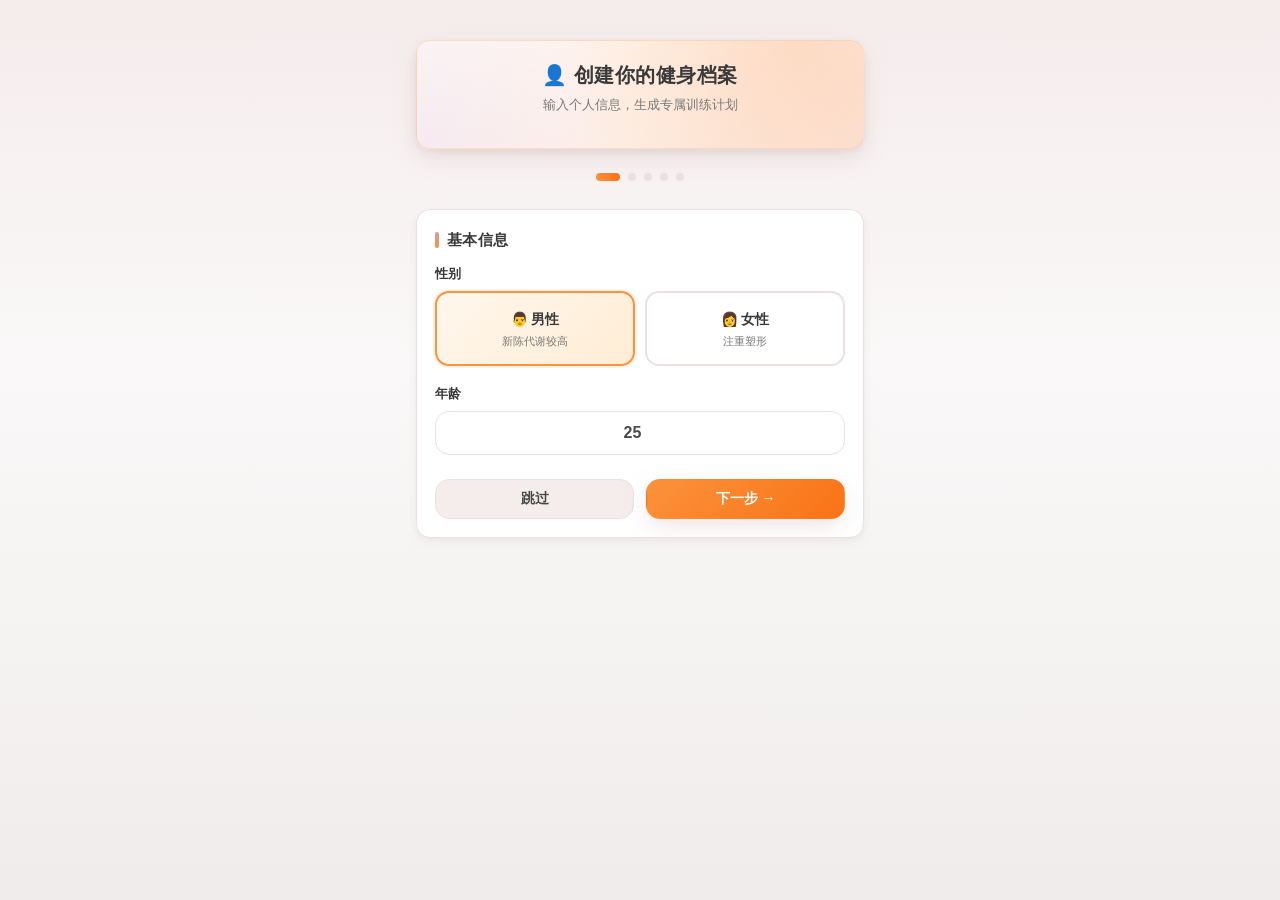
<file: 减脂训练日跟练_三分化.html>
<!DOCTYPE html>
<html lang="zh-CN">
<head>
<meta charset="UTF-8">
<meta name="viewport" content="width=device-width, initial-scale=1.0">
<title>训练日跟练 · 减脂教练</title>
<link rel="stylesheet" href="shared.css">
<style>
/* ============================================================
   莫兰迪色系设计系统
   ============================================================ */

/* 配色变量 - 莫兰迪色系 */
:root {
  /* 主色调：灰粉色系 */
  --morandi-rose: #C4A4A4;
  --morandi-rose-deep: #A88B8B;
  --morandi-rose-light: #EDE0E0;
  --morandi-rose-soft: #F5ECEC;
  
  /* 辅色：灰绿系 */
  --morandi-sage: #9BA89B;
  --morandi-sage-deep: #7A887A;
  --morandi-sage-light: #D9DED9;
  --morandi-sage-soft: #ECEFEC;
  
  /* 辅色：灰蓝系 */
  --morandi-blue: #8B9BA8;
  --morandi-blue-deep: #6B7A88;
  --morandi-blue-light: #D4DCE0;
  --morandi-blue-soft: #E8ECEF;
  
  /* 辅色：灰紫系 */
  --morandi-lavender: #A89BA8;
  --morandi-lavender-deep: #8A7B8A;
  --morandi-lavender-light: #E0D9E0;
  --morandi-lavender-soft: #F0ECEF;
  
  /* 辅色：灰橙系 */
  --morandi-apricot: #C4A88B;
  --morandi-apricot-deep: #A88B6B;
  --morandi-apricot-light: #EDDFD4;
  --morandi-apricot-soft: #F5ECE4;
  
  /* 活力三环颜色 - 莫兰迪化 */
  --ring-calorie: #C4A4A4;
  --ring-exercise: #C4A88B;
  --ring-active: #8B9BA8;
  
  /* 心率区间颜色 - 莫兰迪化 */
  --hr-rest: #9BA89B;
  --hr-warmup: #C4A88B;
  --hr-fatburn: #C4A4A4;
  --hr-cardio: #A88B8B;
  --hr-peak: #8B6B6B;
  
  /* 文字颜色 - 暖灰系 */
  --text-dark: #4A4A4A;
  --text-gray: #7A7A7A;
  --text-light: #A0A0A0;
  
  /* 背景颜色 */
  --bg-primary: #FAF8F8;
  --bg-secondary: #F5F3F3;
}

body {
  background: linear-gradient(180deg, #FAF8F8 0%, #F5F3F3 100%);
  min-height: 100vh;
}

/* 莫兰迪流体卡片 */
.huawei-card {
  background: #FFFFFF;
  border-radius: 24px;
  box-shadow: 0 2px 12px rgba(168, 139, 139, 0.08);
  margin-bottom: 16px;
  overflow: hidden;
}

.huawei-card-header {
  background: linear-gradient(135deg, var(--morandi-rose-deep), var(--morandi-rose));
  padding: 20px 20px 24px;
  color: #FFFFFF;
}

/* 活力三环 */
.activity-rings {
  display: flex;
  justify-content: center;
  align-items: center;
  padding: 32px 20px;
  background: linear-gradient(180deg, var(--morandi-rose-deep) 0%, var(--morandi-rose) 100%);
}

.ring-container {
  position: relative;
  width: 200px;
  height: 200px;
}

.ring-svg {
  transform: rotate(-90deg);
}

.ring-track {
  fill: none;
  stroke: rgba(255, 255, 255, 0.15);
  stroke-width: 12;
}

.ring-progress {
  fill: none;
  stroke-width: 12;
  stroke-linecap: round;
  transition: stroke-dashoffset 0.5s ease;
}

.ring-calorie-track { stroke: rgba(196, 164, 164, 0.3); }
.ring-calorie-progress { stroke: var(--ring-calorie); }
.ring-exercise-track { stroke: rgba(196, 168, 139, 0.3); }
.ring-exercise-progress { stroke: var(--ring-exercise); }
.ring-active-track { stroke: rgba(139, 155, 168, 0.3); }
.ring-active-progress { stroke: var(--ring-active); }

.ring-center-text {
  position: absolute;
  top: 50%;
  left: 50%;
  transform: translate(-50%, -50%);
  text-align: center;
  color: #FFFFFF;
}

.ring-percent {
  font-size: 48px;
  font-weight: 700;
  font-family: -apple-system, BlinkMacSystemFont, 'Segoe UI', sans-serif;
}

.ring-label {
  font-size: 14px;
  color: rgba(255, 255, 255, 0.8);
  margin-top: 4px;
}

/* 三环数据标签 */
.ring-legend {
  display: flex;
  justify-content: space-around;
  padding: 20px;
  background: rgba(255, 255, 255, 0.08);
}

.ring-legend-item {
  text-align: center;
}

.ring-legend-dot {
  width: 12px;
  height: 12px;
  border-radius: 50%;
  display: inline-block;
  margin-right: 8px;
}

.ring-legend-label {
  font-size: 13px;
  color: rgba(255, 255, 255, 0.7);
}

.ring-legend-value {
  font-size: 18px;
  font-weight: 600;
  color: #FFFFFF;
  margin-top: 4px;
}

/* 训练概览卡片 */
.overview-card {
  padding: 20px;
}

.overview-title {
  font-size: 18px;
  font-weight: 600;
  color: var(--text-dark);
  margin-bottom: 16px;
}

.overview-stats {
  display: grid;
  grid-template-columns: repeat(3, 1fr);
  gap: 12px;
}

.stat-item {
  background: var(--morandi-rose-soft);
  border-radius: 16px;
  padding: 16px 12px;
  text-align: center;
}

.stat-icon {
  font-size: 24px;
  margin-bottom: 8px;
}

.stat-value {
  font-size: 24px;
  font-weight: 700;
  color: var(--morandi-rose-deep);
}

.stat-unit {
  font-size: 12px;
  color: var(--text-gray);
}

.stat-label {
  font-size: 13px;
  color: var(--text-gray);
  margin-top: 4px;
}

/* 心率区间卡片 */
.hr-zone-card {
  padding: 20px;
}

.hr-zone-header {
  display: flex;
  align-items: center;
  gap: 12px;
  margin-bottom: 16px;
}

.hr-zone-icon {
  width: 40px;
  height: 40px;
  background: linear-gradient(135deg, var(--morandi-rose), var(--morandi-rose-deep));
  border-radius: 12px;
  display: flex;
  align-items: center;
  justify-content: center;
  color: #FFFFFF;
  font-size: 20px;
}

.hr-zone-title {
  font-size: 16px;
  font-weight: 600;
  color: var(--text-dark);
}

.hr-zone-subtitle {
  font-size: 12px;
  color: var(--text-gray);
}

.hr-zones {
  display: flex;
  gap: 8px;
  margin-bottom: 16px;
}

.hr-zone-bar {
  flex: 1;
  height: 8px;
  border-radius: 4px;
  position: relative;
}

.hr-zone-rest { background: var(--hr-rest); }
.hr-zone-warmup { background: var(--hr-warmup); }
.hr-zone-fatburn { background: var(--hr-fatburn); }
.hr-zone-cardio { background: var(--hr-cardio); }

.hr-zone-bar.active::after {
  content: '';
  position: absolute;
  top: -4px;
  left: 50%;
  transform: translateX(-50%);
  width: 16px;
  height: 16px;
  border-radius: 50%;
  background: inherit;
  box-shadow: 0 0 8px currentColor;
}

.hr-zone-labels {
  display: flex;
  justify-content: space-between;
  font-size: 11px;
  color: var(--text-light);
}

.hr-zone-range {
  text-align: center;
}

.hr-zone-range-label {
  font-size: 10px;
  color: var(--text-gray);
}

.hr-zone-range-value {
  font-size: 12px;
  font-weight: 500;
  color: var(--text-dark);
}

/* 今日训练主卡片 */
.today-card {
  margin: 16px;
  background: #FFFFFF;
  border-radius: 24px;
  overflow: hidden;
}

.today-header {
  background: linear-gradient(135deg, var(--morandi-rose-deep), var(--morandi-rose));
  padding: 24px 20px;
  color: #FFFFFF;
  position: relative;
}

.today-header::before {
  content: '';
  position: absolute;
  top: 0;
  right: 0;
  width: 120px;
  height: 120px;
  background: radial-gradient(circle at 70% 30%, rgba(196, 164, 164, 0.3), transparent 70%);
  border-radius: 50%;
}

.today-day {
  font-size: 14px;
  color: rgba(255, 255, 255, 0.7);
  margin-bottom: 8px;
}

.today-title {
  font-size: 28px;
  font-weight: 700;
  margin-bottom: 8px;
}

.today-type {
  display: inline-block;
  background: rgba(255, 255, 255, 0.2);
  padding: 6px 12px;
  border-radius: 8px;
  font-size: 13px;
  color: #FFFFFF;
}

.today-stats-mini {
  display: flex;
  gap: 16px;
  margin-top: 16px;
}

.today-stat-mini {
  display: flex;
  align-items: center;
  gap: 6px;
}

.today-stat-mini-icon {
  width: 24px;
  height: 24px;
  background: rgba(255, 255, 255, 0.15);
  border-radius: 6px;
  display: flex;
  align-items: center;
  justify-content: center;
  font-size: 12px;
}

.today-stat-mini-value {
  font-size: 14px;
  font-weight: 600;
}

/* 训练日程切换 */
.day-tabs {
  display: flex;
  gap: 8px;
  padding: 16px;
  overflow-x: auto;
  scrollbar-width: none;
}

.day-tabs::-webkit-scrollbar { display: none; }

.day-tab {
  flex: 0 0 auto;
  min-width: 64px;
  padding: 12px 16px;
  background: #FFFFFF;
  border: 2px solid transparent;
  border-radius: 16px;
  cursor: pointer;
  transition: all 0.2s;
}

.day-tab:hover { background: var(--morandi-rose-soft); }

.day-tab.active {
  background: var(--morandi-rose-deep);
  color: #FFFFFF;
  border-color: var(--morandi-rose);
}

.day-tab-name {
  font-size: 14px;
  font-weight: 600;
}

.day-tab-type {
  font-size: 11px;
  opacity: 0.7;
  margin-top: 2px;
}

/* 训练内容区域 */
.training-section {
  margin: 16px;
  background: #FFFFFF;
  border-radius: 24px;
  overflow: hidden;
}

.section-header {
  display: flex;
  align-items: center;
  gap: 12px;
  padding: 16px 20px;
  background: linear-gradient(90deg, var(--morandi-rose-soft), #FFFFFF);
}

.section-header-with-btn {
  justify-content: space-between;
}

.section-header-with-btn > div {
  display: flex;
  align-items: center;
  gap: 12px;
}

.section-start-btn {
  padding: 8px 16px;
  background: linear-gradient(135deg, var(--morandi-rose-deep), var(--morandi-rose));
  color: #FFFFFF;
  border: none;
  border-radius: 20px;
  font-size: 13px;
  font-weight: 500;
  cursor: pointer;
  flex-shrink: 0;
  box-shadow: 0 2px 8px rgba(0, 0, 0, 0.15);
}

.section-start-btn:active {
  transform: scale(0.96);
}

.section-emoji {
  width: 32px;
  height: 32px;
  background: var(--morandi-rose-deep);
  border-radius: 8px;
  display: flex;
  align-items: center;
  justify-content: center;
  color: #FFFFFF;
}

.section-title-text {
  font-size: 16px;
  font-weight: 600;
  color: var(--text-dark);
}

.section-desc {
  font-size: 12px;
  color: var(--text-gray);
  padding: 0 20px 12px;
}

/* 动作卡片 - 莫兰迪风格 */
.move-card-huawei {
  margin: 12px 20px;
  background: linear-gradient(135deg, var(--morandi-rose-soft), #FAFAFA);
  border-radius: 16px;
  padding: 16px;
  border: 1px solid rgba(196, 164, 164, 0.15);
}

.move-header-huawei {
  display: flex;
  align-items: center;
  gap: 12px;
  margin-bottom: 12px;
}

.move-number {
  width: 28px;
  height: 28px;
  background: var(--morandi-rose-deep);
  border-radius: 8px;
  display: flex;
  align-items: center;
  justify-content: center;
  color: #FFFFFF;
  font-size: 14px;
  font-weight: 600;
}

.move-name {
  font-size: 16px;
  font-weight: 600;
  color: var(--text-dark);
}

.move-meta-huawei {
  display: flex;
  gap: 8px;
  margin-left: auto;
}

.move-tag {
  padding: 4px 8px;
  border-radius: 6px;
  font-size: 11px;
  font-weight: 500;
}

.move-tag-sets { background: var(--morandi-apricot); color: #5A4A3A; }
.move-tag-rest { background: var(--morandi-blue); color: #FFFFFF; }

.move-steps-huawei {
  margin-top: 12px;
}

.move-step {
  display: flex;
  align-items: flex-start;
  gap: 8px;
  padding: 8px 0;
  font-size: 13px;
  color: var(--text-gray);
  line-height: 1.6;
}

.move-step-num {
  width: 20px;
  height: 20px;
  background: var(--morandi-sage);
  border-radius: 6px;
  display: flex;
  align-items: center;
  justify-content: center;
  color: #FFFFFF;
  font-size: 11px;
  font-weight: 600;
}

.move-tips-huawei {
  margin-top: 12px;
  padding: 12px;
  background: linear-gradient(135deg, var(--morandi-apricot-soft), var(--morandi-apricot-light));
  border-radius: 12px;
  border: 1px solid rgba(196, 168, 139, 0.3);
}

.move-tips-huawei-title {
  font-size: 12px;
  font-weight: 600;
  color: var(--morandi-apricot-deep);
  margin-bottom: 6px;
}

.move-tips-huawei-content {
  font-size: 12px;
  color: var(--text-gray);
  line-height: 1.6;
}

.move-weight-huawei {
  margin-top: 12px;
  padding: 12px;
  background: linear-gradient(135deg, var(--morandi-blue-soft), var(--morandi-blue-light));
  border-radius: 12px;
  border: 1px solid rgba(139, 155, 168, 0.3);
}

.move-weight-huawei-title {
  font-size: 12px;
  font-weight: 600;
  color: var(--morandi-blue-deep);
  margin-bottom: 6px;
}

.move-weight-huawei-content {
  font-size: 12px;
  color: var(--text-gray);
}

.move-action-btns {
  display: flex;
  gap: 8px;
  margin-top: 12px;
}

.move-rest-btn-huawei {
  flex: 1;
  padding: 10px;
  background: linear-gradient(135deg, var(--morandi-rose-deep), var(--morandi-rose));
  border-radius: 12px;
  color: #FFFFFF;
  font-size: 13px;
  font-weight: 500;
  border: none;
  cursor: pointer;
}

/* 视频卡片 - 莫兰迪风格 */
.video-card-huawei {
  margin: 12px 20px;
  border-radius: 16px;
  overflow: hidden;
  border: 1px solid rgba(196, 164, 164, 0.15);
}

.video-link-huawei {
  display: flex;
  align-items: center;
  gap: 12px;
  padding: 16px;
  background: linear-gradient(135deg, var(--morandi-rose-soft), #FAFAFA);
  text-decoration: none;
  color: inherit;
  transition: background 0.2s;
}

.video-link-huawei:hover {
  background: linear-gradient(135deg, var(--morandi-lavender-soft), var(--morandi-rose-soft));
}

.video-icon-huawei {
  width: 40px;
  height: 40px;
  background: linear-gradient(135deg, var(--morandi-rose-deep), var(--morandi-lavender-deep));
  border-radius: 12px;
  display: flex;
  align-items: center;
  justify-content: center;
}

.video-icon-inner {
  width: 0;
  height: 0;
  border-left: 12px solid #FFFFFF;
  border-top: 8px solid transparent;
  border-bottom: 8px solid transparent;
  margin-left: 4px;
}

.video-info-huawei {
  flex: 1;
}

.video-title-huawei {
  font-size: 14px;
  font-weight: 600;
  color: var(--text-dark);
}

.video-duration-huawei {
  font-size: 12px;
  color: var(--text-gray);
  margin-top: 4px;
}

.video-arrow-huawei {
  color: var(--morandi-rose);
  font-size: 18px;
}

/* 恢复提示 */
.recovery-tip-huawei {
  margin: 12px 20px;
  padding: 20px;
  background: linear-gradient(135deg, var(--morandi-sage-soft), var(--morandi-sage-light));
  border-radius: 16px;
  border: 1px solid rgba(155, 168, 155, 0.3);
}

.recovery-tip-icon {
  width: 48px;
  height: 48px;
  background: var(--morandi-sage);
  border-radius: 12px;
  display: flex;
  align-items: center;
  justify-content: center;
  color: #FFFFFF;
  font-size: 24px;
  margin-bottom: 12px;
}

.recovery-tip-title {
  font-size: 16px;
  font-weight: 600;
  color: var(--text-dark);
  margin-bottom: 8px;
}

.recovery-tip-desc {
  font-size: 13px;
  color: var(--text-gray);
  line-height: 1.7;
}

/* 安全提示卡片 */
.safety-card-huawei {
  margin: 16px;
  background: #FFFFFF;
  border-radius: 24px;
  padding: 20px;
}

.safety-header {
  display: flex;
  align-items: center;
  gap: 12px;
  margin-bottom: 16px;
}

.safety-icon {
  width: 40px;
  height: 40px;
  background: linear-gradient(135deg, var(--morandi-apricot), var(--morandi-apricot-deep));
  border-radius: 12px;
  display: flex;
  align-items: center;
  justify-content: center;
  color: #FFFFFF;
  font-size: 20px;
}

.safety-title {
  font-size: 16px;
  font-weight: 600;
  color: var(--text-dark);
}

.safety-list {
  font-size: 13px;
  color: var(--text-gray);
  line-height: 1.8;
}

.safety-item {
  display: flex;
  align-items: flex-start;
  gap: 8px;
  padding: 8px 0;
}

.safety-dot {
  width: 6px;
  height: 6px;
  background: var(--morandi-apricot);
  border-radius: 50%;
  margin-top: 6px;
}

/* 页面底部 */
.page-footer {
  text-align: center;
  padding: 24px 16px;
  color: var(--text-light);
  font-size: 12px;
}

/* 休息计时器 - 莫兰迪风格 */
.rest-overlay {
  position: fixed;
  top: 0;
  left: 0;
  right: 0;
  bottom: 0;
  background: rgba(168, 139, 139, 0.9);
  z-index: 200;
}

.rest-timer-huawei {
  position: fixed;
  top: 50%;
  left: 50%;
  transform: translate(-50%, -50%);
  background: #FFFFFF;
  border-radius: 32px;
  padding: 40px 32px;
  text-align: center;
  box-shadow: 0 20px 60px rgba(168, 139, 139, 0.3);
  z-index: 210;
}

.rest-timer-ring {
  width: 160px;
  height: 160px;
  margin: 0 auto 20px;
  position: relative;
}

.rest-timer-ring svg {
  transform: rotate(-90deg);
}

.rest-timer-ring-track {
  fill: none;
  stroke: #EDE0E0;
  stroke-width: 8;
}

.rest-timer-ring-progress {
  fill: none;
  stroke: var(--morandi-rose);
  stroke-width: 8;
  stroke-linecap: round;
  transition: stroke-dashoffset 1s linear;
}

.rest-timer-num {
  position: absolute;
  top: 50%;
  left: 50%;
  transform: translate(-50%, -50%);
  font-size: 48px;
  font-weight: 700;
  color: var(--morandi-rose-deep);
}

.rest-timer-label {
  font-size: 14px;
  color: var(--text-gray);
  margin-bottom: 20px;
}

.rest-timer-btns {
  display: flex;
  gap: 12px;
  justify-content: center;
}

.rest-timer-btn {
  padding: 12px 24px;
  border-radius: 12px;
  font-size: 14px;
  font-weight: 500;
  border: none;
  cursor: pointer;
}

.rest-timer-btn-primary {
  background: var(--morandi-rose-deep);
  color: #FFFFFF;
}

.rest-timer-btn-secondary {
  background: var(--morandi-rose-soft);
  color: var(--text-gray);
}


/* ============================================================
   智能训练计时器样式 v3.0
   ============================================================ */
.training-timer-overlay {
  position: fixed;
  top: 0;
  left: 0;
  width: 100%;
  height: 100%;
  background: rgba(0, 0, 0, 0.92);
  z-index: 9999;
  display: flex;
  flex-direction: column;
  align-items: center;
  justify-content: center;
  padding: 12px;
}

.training-timer-modal {
  width: 100%;
  max-width: 480px;
  background: #FFFFFF;
  border-radius: 16px;
  padding: 0;
  box-shadow: 0 20px 60px rgba(0, 0, 0, 0.5);
  overflow: hidden;
}

/* 顶部标题栏 */
.timer-top-bar {
  display: flex;
  justify-content: space-between;
  align-items: center;
  padding: 16px 20px;
  background: linear-gradient(135deg, var(--morandi-rose-deep), var(--morandi-rose));
}

.timer-workout-title {
  font-size: 14px;
  color: rgba(255,255,255,0.9);
  font-weight: 500;
}

.timer-remaining {
  display: flex;
  align-items: baseline;
  gap: 4px;
}

.timer-remaining-num {
  font-size: 32px;
  font-weight: 700;
  color: #FFFFFF;
  font-variant-numeric: tabular-nums;
}

.timer-remaining-unit {
  font-size: 16px;
  color: rgba(255,255,255,0.8);
}

/* 总进度条 */
.timer-total-progress {
  height: 6px;
  background: rgba(255,255,255,0.2);
}

.timer-total-progress-bar {
  height: 100%;
  background: #FFFFFF;
  width: 0%;
  transition: width 0.5s ease;
}

/* 视频区域 */
.timer-video-area {
  background: linear-gradient(135deg, #2A3A2A, #1A2A1A);
  height: 220px;
  position: relative;
  overflow: hidden;
}

.timer-video-player {
  width: 100%;
  height: 100%;
  object-fit: contain;
  background: #000;
}

.timer-video-controls {
  position: absolute;
  bottom: 12px;
  left: 50%;
  transform: translateX(-50%);
  display: flex;
  flex-direction: column;
  align-items: center;
  gap: 8px;
}

.timer-play-btn {
  padding: 10px 24px;
  border-radius: 20px;
  background: rgba(107, 142, 139, 0.9);
  color: #FFFFFF;
  border: none;
  font-size: 14px;
  font-weight: 500;
  cursor: pointer;
  display: flex;
  align-items: center;
  gap: 6px;
}

.timer-play-btn:active {
  transform: scale(0.96);
}

.timer-video-placeholder {
  width: 100%;
  height: 100%;
  display: flex;
  flex-direction: column;
  align-items: center;
  justify-content: center;
  color: #FFFFFF;
  background: linear-gradient(135deg, #2A3A2A, #1A2A1A);
  padding: 20px;
}

.timer-video-placeholder-icon {
  font-size: 48px;
  margin-bottom: 12px;
}

.timer-video-placeholder-text {
  font-size: 18px;
  color: #FFFFFF;
  font-weight: 500;
  text-align: center;
}

.timer-video-fallback {
  position: absolute;
  top: 0;
  left: 0;
  width: 100%;
  height: 100%;
  display: flex;
  flex-direction: column;
  align-items: center;
  justify-content: center;
  color: #606060;
  background: linear-gradient(135deg, #2A2A2A, #1A1A1A);
}

/* 当前动作信息 */
.timer-current-move {
  padding: 20px;
  background: #FAFAFA;
  border-bottom: 1px solid #F0F0F0;
}

.timer-current-move-row {
  display: flex;
  justify-content: space-between;
  align-items: flex-end;
}

.timer-current-move-name {
  font-size: 22px;
  font-weight: 600;
  color: var(--text-dark);
}

.timer-current-move-reps {
  font-size: 22px;
  font-weight: 600;
  color: var(--morandi-rose);
}

.timer-current-set-info {
  display: flex;
  justify-content: flex-end;
  margin-top: 8px;
  font-size: 14px;
  color: var(--text-sub);
}

/* 组进度条 */
.timer-set-progress {
  height: 4px;
  background: #EDE0E0;
  margin-top: 12px;
  border-radius: 2px;
  overflow: hidden;
}

.timer-set-progress-bar {
  height: 100%;
  background: var(--morandi-rose);
  width: 0%;
  transition: width 0.3s ease;
}

/* 动作列表 */
.timer-moves-list {
  display: flex;
  gap: 8px;
  padding: 16px 20px 20px;
  background: #FFFFFF;
  overflow-x: hidden;
}

.timer-move-item {
  flex: 1;
  min-width: 60px;
  background: #F5F0F0;
  border: 2px solid transparent;
  border-radius: 10px;
  padding: 12px 6px;
  text-align: center;
  cursor: pointer;
  transition: all 0.2s;
  position: relative;
}

.timer-move-item.active {
  background: var(--morandi-rose-soft);
  border-color: var(--morandi-rose);
}

.timer-move-item.completed {
  background: var(--morandi-sage-soft);
  border-color: var(--morandi-sage);
}

.timer-move-item-num {
  width: 24px;
  height: 24px;
  border-radius: 50%;
  background: #D9D0D0;
  color: #FFFFFF;
  font-size: 12px;
  font-weight: 600;
  display: flex;
  align-items: center;
  justify-content: center;
  margin: 0 auto 6px;
}

.timer-move-item.active .timer-move-item-num {
  background: var(--morandi-rose);
}

.timer-move-item.completed .timer-move-item-num {
  background: var(--morandi-sage);
}

.timer-move-item-name {
  font-size: 10px;
  color: var(--text-gray);
  line-height: 1.4;
  display: -webkit-box;
  -webkit-line-clamp: 2;
  -webkit-box-orient: vertical;
  overflow: hidden;
}

.timer-move-item.active .timer-move-item-name {
  color: var(--morandi-rose-deep);
  font-weight: 600;
}

.timer-move-item.completed .timer-move-item-name {
  color: var(--morandi-sage-deep);
}

/* 控制按钮 */
.timer-controls {
  display: flex;
  gap: 12px;
  padding: 0 20px 20px;
  background: #FFFFFF;
}

.timer-btn {
  flex: 1;
  padding: 14px 20px;
  border: none;
  border-radius: 12px;
  font-size: 15px;
  font-weight: 600;
  cursor: pointer;
  transition: all 0.15s;
  display: flex;
  align-items: center;
  justify-content: center;
  gap: 8px;
}

.timer-btn-primary {
  background: linear-gradient(135deg, var(--morandi-rose), var(--morandi-rose-deep));
  color: white;
}

.timer-btn-primary:active {
  transform: scale(0.98);
}

.timer-btn-secondary {
  background: #F0ECEC;
  color: var(--text-gray);
}

.timer-btn-secondary:active {
  transform: scale(0.98);
}

.timer-btn-exit {
  background: transparent;
  color: var(--text-sub);
  border: 1px solid #E5DDDD;
}

/* 休息状态样式 */
.timer-rest-mode .timer-top-bar {
  background: linear-gradient(135deg, var(--morandi-sage-deep), var(--morandi-sage));
}

.timer-rest-mode .timer-set-progress-bar {
  background: var(--morandi-sage);
}

.timer-rest-mode .timer-current-move-reps {
  color: var(--morandi-sage);
}

.timer-rest-mode .timer-move-item.active {
  background: var(--morandi-sage-soft);
  border-color: var(--morandi-sage);
}

.timer-rest-mode .timer-move-item.active .timer-move-item-num {
  background: var(--morandi-sage);
}

.timer-rest-mode .timer-move-item.active .timer-move-item-name {
  color: var(--morandi-sage-deep);
}

.timer-rest-mode .timer-btn-primary {
  background: linear-gradient(135deg, var(--morandi-sage), var(--morandi-sage-deep));
}

/* 训练卡片上的开始训练按钮 */
.move-start-btn-huawei {
  background: linear-gradient(135deg, var(--morandi-rose), var(--morandi-rose-deep));
  color: white;
  border: none;
  padding: 12px 24px;
  border-radius: 10px;
  font-size: 14px;
  font-weight: 600;
  cursor: pointer;
  transition: all 0.2s;
  display: flex;
  align-items: center;
  gap: 8px;
}

.move-start-btn-huawei:active {
  transform: scale(0.98);
}

/* 深色模式适配 - 莫兰迪风格 */
@media (prefers-color-scheme: dark) {
  :root {
    --text-dark: #E8E8E8;
    --text-gray: #A0A0A0;
    --text-light: #707070;
    --morandi-rose-soft: #3A2A2A;
    --morandi-rose-light: #2A1A1A;
  }
  
  body {
    background: linear-gradient(180deg, #1A1A1A 0%, #151515 100%);
  }
  
  .huawei-card, .today-card, .training-section, .safety-card-huawei {
    background: #252525;
  }
  
  .day-tab { background: #303030; }
  .day-tab.active { background: var(--morandi-rose-deep); }
  
  .move-card-huawei { background: #303030; border-color: #404040; }
  .video-link-huawei { background: #303030; }
  
  .stat-item { background: #303030; }
  .section-header { background: linear-gradient(90deg, #3A2A2A, #252525); }
  
  .recovery-tip-huawei { background: linear-gradient(135deg, #2A3A2A, #1A2A1A); }
  .move-tips-huawei { background: linear-gradient(135deg, #3A3025, #2A251A); }
  .move-weight-huawei { background: linear-gradient(135deg, #2A303A, #1A202A); }
  
  .stat-value { color: #E8E8E8; }
  .stat-unit { color: #A0A0A0; }
  .stat-label { color: #A0A0A0; }
}
</style>
</head>
<body>
<script>window.PAGE_META = { key: 'follow', dark: true, title: '训练日跟练' };</script>

<main class="container">

  <!-- 视频管理入口卡片 -->
  <section class="huawei-card" style="margin-bottom:16px;padding:16px;">
    <div style="display:flex;align-items:center;justify-content:space-between;">
      <div>
        <div style="font-size:15px;font-weight:500;color:var(--text-dark);">🎬 视频管理</div>
        <div style="font-size:12px;color:var(--text-gray);margin-top:4px;">为每个动作添加视频链接</div>
      </div>
      <a href="视频管理后台.html" style="padding:10px 20px;background:linear-gradient(135deg, var(--morandi-rose-deep), var(--morandi-rose));color:#FFFFFF;text-decoration:none;border-radius:12px;font-size:14px;font-weight:500;">进入管理</a>
    </div>
  </section>

  <!-- 训练概览 -->
  <section class="huawei-card overview-card">
    <div class="overview-title">📊 今日训练概览</div>
    <div class="overview-stats">
      <div class="stat-item">
        <div class="stat-icon">🔥</div>
        <div class="stat-value" id="statCalorie">486</div>
        <div class="stat-unit">kcal</div>
        <div class="stat-label">预计消耗</div>
      </div>
      <div class="stat-item">
        <div class="stat-icon">⏱️</div>
        <div class="stat-value" id="statDuration">45</div>
        <div class="stat-unit">分钟</div>
        <div class="stat-label">训练时长</div>
      </div>
      <div class="stat-item">
        <div class="stat-icon">💪</div>
        <div class="stat-value" id="statMoves">8</div>
        <div class="stat-unit">组</div>
        <div class="stat-label">动作数量</div>
      </div>
    </div>
  </section>

  <!-- 心率区间 -->
  <section class="huawei-card hr-zone-card">
    <div class="hr-zone-header">
      <div class="hr-zone-icon">💓</div>
      <div>
        <div class="hr-zone-title">目标心率区间</div>
        <div class="hr-zone-subtitle">根据年龄自动计算，训练时保持心率在此区间效果最佳</div>
      </div>
    </div>
    <div class="hr-zones">
      <div class="hr-zone-bar hr-zone-rest" id="hrRest"></div>
      <div class="hr-zone-bar hr-zone-warmup" id="hrWarmup"></div>
      <div class="hr-zone-bar hr-zone-fatburn active" id="hrFatburn"></div>
      <div class="hr-zone-bar hr-zone-cardio" id="hrCardio"></div>
    </div>
    <div class="hr-zone-labels">
      <div class="hr-zone-range">
        <div class="hr-zone-range-label">静息</div>
        <div class="hr-zone-range-value" id="hrRestRange">60-100</div>
      </div>
      <div class="hr-zone-range">
        <div class="hr-zone-range-label">热身</div>
        <div class="hr-zone-range-value" id="hrWarmupRange">100-120</div>
      </div>
      <div class="hr-zone-range">
        <div class="hr-zone-range-label">燃脂</div>
        <div class="hr-zone-range-value" id="hrFatburnRange">120-150</div>
      </div>
      <div class="hr-zone-range">
        <div class="hr-zone-range-label">心肺</div>
        <div class="hr-zone-range-value" id="hrCardioRange">150-180</div>
      </div>
    </div>
  </section>

  <!-- 训练日程切换 -->
  <div class="day-tabs" id="dayTabs"></div>

  <!-- 今日训练主卡片 -->
  <section class="today-card" id="todayCard"></section>

  <!-- 训练内容 -->
  <section class="training-section" id="dayContent"></section>

  <!-- 安全提示 -->
  <section class="safety-card-huawei" id="safetyCard"></section>

  <div class="page-footer">
    减脂教练 · 华为运动健康风格 · v4.0
  </div>
</main>

<script src="data.js"></script>
<script src="shared.js"></script>
<script>
(function () {
  const today = new Date();
  const dayNames = ['周日', '周一', '周二', '周三', '周四', '周五', '周六'];
  let currentDay = dayNames[today.getDay()];
  const allDays = FIT && FIT.weekly ? FIT.weekly.map(function (w) { return w.day; }) : ['周一'];
  if (allDays.indexOf(currentDay) === -1) currentDay = FIT.weekly[0].day;

  // 根据训练类型更新统计数据
  function updateStats(dayData, plan) {
    const moveCount = plan ? plan.moves.length : 0;
    const morningCount = dayData.morning.items.length;
    const totalMoves = morningCount + moveCount;
    
    // 根据训练类型估算消耗
    let calorieEstimate = 200;
    let durationEstimate = 30;
    
    if (plan) {
      if (dayData.dayKey === 'pull' || dayData.dayKey === 'push' || dayData.dayKey === 'leg') {
        calorieEstimate = 350 + totalMoves * 15;
        durationEstimate = 45 + totalMoves * 3;
      } else if (dayData.dayKey === 'cardio') {
        calorieEstimate = 400;
        durationEstimate = 50;
      }
    } else {
      calorieEstimate = 150;
      durationEstimate = 30;
    }
    
    document.getElementById('statCalorie').textContent = calorieEstimate;
    document.getElementById('statDuration').textContent = durationEstimate;
    document.getElementById('statMoves').textContent = totalMoves;
    
    // 更新心率区间高亮
    const hrBars = document.querySelectorAll('.hr-zone-bar');
    hrBars.forEach(function(bar) { bar.classList.remove('active'); });
    
    if (plan) {
      if (dayData.dayKey === 'cardio') {
        document.getElementById('hrCardio').classList.add('active');
      } else {
        document.getElementById('hrFatburn').classList.add('active');
      }
    } else {
      document.getElementById('hrWarmup').classList.add('active');
    }
  }

  function renderTabs() {
    const wrap = document.getElementById('dayTabs');
    wrap.innerHTML = '';
    FIT.weekly.forEach(function (d) {
      const btn = document.createElement('button');
      btn.className = 'day-tab' + (d.day === currentDay ? ' active' : '');
      let dayType = d.title.split(' ')[0] || '训练';
      if (d.dayKey === 'cardio') dayType = '有氧';
      if (d.dayKey === 'recovery') dayType = '恢复';
      
      btn.innerHTML = '<div class="day-tab-name">' + d.day + '</div>' +
                      '<div class="day-tab-type">' + dayType + '</div>';
      
      btn.addEventListener('click', function () {
        currentDay = d.day;
        renderTabs();
        renderToday();
        renderDay();
        window.scrollTo({ top: 200, behavior: 'smooth' });
      });
      wrap.appendChild(btn);
    });
  }

  function renderToday() {
    const dayData = FIT.weekly.find(function (d) { return d.day === currentDay; });
    if (!dayData) return;
    const plan = FIT.plans[dayData.evening.planKey];
    
    const container = document.getElementById('todayCard');
    const moveCount = plan ? plan.moves.length : 0;
    const morningCount = dayData.morning.items.length;
    
    let typeColor = 'var(--huawei-cyan)';
    if (dayData.dayKey === 'pull') typeColor = '#3B82F6';
    if (dayData.dayKey === 'push') typeColor = '#F59E0B';
    if (dayData.dayKey === 'leg') typeColor = '#EF4444';
    if (dayData.dayKey === 'cardio') typeColor = '#10B981';
    if (dayData.dayKey === 'recovery') typeColor = '#8B5CF6';
    
    container.innerHTML = 
      '<div class="today-header">' +
        '<div class="today-day">' + (dayData.day === dayNames[today.getDay()] ? '今天 · ' + dayData.day : dayData.day) + '</div>' +
        '<div class="today-title">' + dayData.title + '</div>' +
        '<div class="today-type" style="background:' + typeColor + '20;color:' + typeColor + '">' + 
          (dayData.dayKey === 'recovery' ? '恢复日' : '训练日') + 
        '</div>' +
        '<div class="today-stats-mini">' +
          '<div class="today-stat-mini">' +
            '<div class="today-stat-mini-icon">🌅</div>' +
            '<div class="today-stat-mini-value">' + morningCount + ' 个晨练</div>' +
          '</div>' +
          '<div class="today-stat-mini">' +
            '<div class="today-stat-mini-icon">🌙</div>' +
            '<div class="today-stat-mini-value">' + moveCount + ' 个主课</div>' +
          '</div>' +
        '</div>' +
      '</div>';
    
    updateStats(dayData, plan);
  }

  function videoCardHTML(vidKey) {
    if (!vidKey) return '';
    const v = FIT.vids[vidKey] || { douyin: '', title: '' };
    if (!v.douyin && !v.bv) return '';
    
    const url = v.douyin || ('https://player.bilibili.com/player.html?bvid=' + v.bv);
    
    return '<div class="video-card-huawei">' +
             '<a class="video-link-huawei" href="' + url + '" target="_blank" rel="noopener">' +
               '<div class="video-icon-huawei"><div class="video-icon-inner"></div></div>' +
               '<div class="video-info-huawei">' +
                 '<div class="video-title-huawei">' + v.title + '</div>' +
                 '<div class="video-duration-huawei">点击观看完整跟练视频</div>' +
               '</div>' +
               '<div class="video-arrow-huawei">→</div>' +
             '</a>' +
           '</div>';
  }

  function showRestTimer(seconds, moveName) {
    const overlay = document.createElement('div');
    overlay.className = 'rest-overlay';
    document.body.appendChild(overlay);

    const timer = document.createElement('div');
    timer.className = 'rest-timer-huawei';
    
    const circumference = 2 * Math.PI * 72;
    
    timer.innerHTML =
      '<div class="rest-timer-ring">' +
        '<svg width="160" height="160" viewBox="0 0 160 160">' +
          '<circle class="rest-timer-ring-track" cx="80" cy="80" r="72" />' +
          '<circle class="rest-timer-ring-progress" cx="80" cy="80" r="72" ' +
            'stroke-dasharray="' + circumference + '" stroke-dashoffset="0" id="timerProgress" />' +
        '</svg>' +
        '<div class="rest-timer-num" id="timerNum">' + seconds + '</div>' +
      '</div>' +
      '<div class="rest-timer-label">' + (moveName || '') + ' · 休息倒计时</div>' +
      '<div class="rest-timer-btns">' +
        '<button class="rest-timer-btn rest-timer-btn-primary" id="timerSkip">跳过休息</button>' +
        '<button class="rest-timer-btn rest-timer-btn-secondary" id="timerClose">关闭</button>' +
      '</div>';
    
    document.body.appendChild(timer);

    let remaining = seconds;
    const timerNum = document.getElementById('timerNum');
    const timerProgress = document.getElementById('timerProgress');

    const interval = setInterval(function() {
      remaining--;
      timerNum.textContent = remaining;
      const offset = circumference * (1 - remaining / seconds);
      timerProgress.style.strokeDashoffset = offset;
      
      if (remaining <= 0) {
        clearInterval(interval);
        timerNum.textContent = '完成';
        timerNum.style.color = 'var(--huawei-cyan)';
        setTimeout(function() { closeTimer(); }, 800);
      }
    }, 1000);

    function closeTimer() {
      clearInterval(interval);
      overlay.remove();
      timer.remove();
    }

    document.getElementById('timerSkip').addEventListener('click', closeTimer);
    document.getElementById('timerClose').addEventListener('click', closeTimer);
    window.closeRestTimer = closeTimer;
  }

  function moveCardHTML(move, index) {
    let moveName = typeof move === 'string' ? move : (move.name || '');
    let sets = typeof move === 'object' && move.sets ? move.sets : '4组';
    let rest = typeof move === 'object' && move.rest ? move.rest : '60秒';
    let steps = typeof move === 'object' && move.steps ? move.steps : [];
    let tips = typeof move === 'object' && move.tips ? move.tips : '';
    let weight = typeof move === 'object' && move.weight ? move.weight : '';

    let stepsHTML = '';
    if (steps.length) {
      stepsHTML = '<div class="move-steps-huawei">';
      steps.forEach(function (s, i) {
        stepsHTML += '<div class="move-step">' +
                       '<div class="move-step-num">' + (i + 1) + '</div>' +
                       '<div>' + s + '</div>' +
                     '</div>';
      });
      stepsHTML += '</div>';
    }

    let tipsHTML = '';
    if (tips) {
      tipsHTML = '<div class="move-tips-huawei">' +
                  '<div class="move-tips-huawei-title">💡 发力提示</div>' +
                  '<div class="move-tips-huawei-content">' + tips + '</div>' +
                '</div>';
    }

    let weightHTML = '';
    if (weight) {
      weightHTML = '<div class="move-weight-huawei">' +
                    '<div class="move-weight-huawei-title">🏋️ 重量建议</div>' +
                    '<div class="move-weight-huawei-content">' + weight + '</div>' +
                  '</div>';
    }

    return '<div class="move-card-huawei">' +
             '<div class="move-header-huawei">' +
               '<div class="move-number">' + (index + 1) + '</div>' +
               '<div class="move-name">' + moveName + '</div>' +
               '<div class="move-meta-huawei">' +
                 '<span class="move-tag move-tag-sets">' + sets + '</span>' +
                 '<span class="move-tag move-tag-rest">' + rest + '</span>' +
               '</div>' +
             '</div>' +
             stepsHTML +
             tipsHTML +
             weightHTML +
           '</div>';
  }

  function renderDay() {
    const dayData = FIT.weekly.find(function (d) { return d.day === currentDay; });
    if (!dayData) return;
    const plan = FIT.plans[dayData.evening.planKey];

    const container = document.getElementById('dayContent');
    let html = '';

    // 早晨训练
    html += '<div class="section-header section-header-with-btn">' +
              '<div class="section-emoji">🌅</div>' +
              '<div class="section-title-text">' + dayData.morning.title + '</div>' +
              '<button class="section-start-btn" onclick="startMorningTraining()">▶️ 开始训练</button>' +
            '</div>' +
            '<div class="section-desc">' + (dayData.morning.intro || '晨间激活，唤醒身体') + '</div>';

    dayData.morning.items.forEach(function (m, i) {
      html += moveCardHTML(m, i);
    });

    if (dayData.morning.mainVideo) {
      html += videoCardHTML(dayData.morning.mainVideo);
    }

    // 晚间训练
    html += '<div style="height:8px;background:var(--huawei-cyan-soft)"></div>';
    html += '<div class="section-header section-header-with-btn">' +
              '<div class="section-emoji">🌙</div>' +
              '<div class="section-title-text">' + dayData.evening.title + '</div>' +
              '<button class="section-start-btn" onclick="startEveningTraining()">▶️ 开始训练</button>' +
            '</div>' +
            '<div class="section-desc">' + (dayData.evening.intro || '晚间主课，深度训练') + '</div>';

    if (plan) {
      plan.moves.forEach(function (m, i) {
        html += moveCardHTML(m, i);
      });

      if (dayData.evening.mainVideo) {
        html += videoCardHTML(dayData.evening.mainVideo);
      }

      // 冷身拉伸
      const stretchVid = plan.stretch || 'stretchEleni';
      html += '<div style="height:8px;background:var(--huawei-cyan-soft)"></div>';
      html += '<div class="section-header">' +
                '<div class="section-emoji">🧘</div>' +
                '<div class="section-title-text">冷身拉伸</div>' +
              '</div>' +
              '<div class="section-desc">训练后拉伸，促进恢复</div>' +
              videoCardHTML(stretchVid);
    } else {
      // 恢复日
      html += '<div class="recovery-tip-huawei">' +
                '<div class="recovery-tip-icon">🧘</div>' +
                '<div class="recovery-tip-title">今日为恢复日</div>' +
                '<div class="recovery-tip-desc">' +
                  '恢复日不安排高强度训练，以泡沫轴放松、慢速散步、全身拉伸为主。' +
                  '让肌肉充分恢复，为明天的训练储备能量。记住：恢复也是训练的一部分！' +
                '</div>' +
              '</div>';
      
      if (dayData.evening.mainVideo) {
        html += videoCardHTML(dayData.evening.mainVideo);
      }
    }

    container.innerHTML = html;
    renderSafety();
  }

  function renderSafety() {
    const card = document.getElementById('safetyCard');
    if (!FIT.safety) { card.style.display = 'none'; return; }
    
    let html = '<div class="safety-header">' +
                '<div class="safety-icon">⚠️</div>' +
                '<div class="safety-title">新手安全提示</div>' +
              '</div>' +
              '<div class="safety-list">';
    
    FIT.safety.forEach(function (s) {
      html += '<div class="safety-item">' +
                '<div class="safety-dot"></div>' +
                '<div>' + s + '</div>' +
              '</div>';
    });
    
    html += '</div>';
    card.innerHTML = html;
  }

  renderTabs();
  renderToday();
  renderDay();
  
  // ============================================================
  // 智能训练计时器系统 v3.0
  // ============================================================
  window.TrainingTimer = {
    state: 'idle',
    currentMoveIndex: 0,
    currentSet: 1,
    totalSets: 4,
    moveName: '',
    moveReps: '',
    moveImage: '',
    moveVideoUrl: '',
    restSeconds: 60,
    restRemaining: 60,
    trainingStartTime: 0,
    trainingDuration: 0,
    trainingSeconds: 0,
    trainingRemaining: 0,
    totalTrainingTime: 0,
    totalRemainingSeconds: 0,
    interval: null,
    overlay: null,
    modal: null,
    moves: [],
    workoutTitle: '',
    videoElement: null,
    
    init: function(moves, startIndex, title) {
      this.state = 'idle';
      this.moves = moves;
      this.currentMoveIndex = startIndex || 0;
      this.currentSet = 1;
      this.trainingDuration = 0;
      this.totalTrainingTime = 0;
      this.workoutTitle = title || '训练课程';
      
      this.calculateTotalRemaining();
      this.loadMove();
    },
    
    calculateTotalRemaining: function() {
      let total = 0;
      for (let i = this.currentMoveIndex; i < this.moves.length; i++) {
        const move = this.moves[i];
        const sets = typeof move === 'object' && move.sets ? parseInt(move.sets) : 3;
        const rest = typeof move === 'object' && move.rest ? (parseInt(move.rest) * 60 || parseInt(move.rest) || 60) : 60;
        const moveSets = i === this.currentMoveIndex ? (sets - this.currentSet + 1) : sets;
        total += moveSets * 60;
        total += (moveSets - 1) * rest;
      }
      this.totalRemainingSeconds = total;
    },
    
    loadMove: function() {
      const move = this.moves[this.currentMoveIndex];
      if (!move) return;
      
      if (typeof move === 'string') {
        const parts = move.split(' × ');
        this.moveName = parts[0] || move;
        this.moveReps = parts.length > 1 ? parts.slice(1).join(' × ') : '12次';
        this.moveImage = '';
        this.localVideo = this.getLocalVideo(this.moveName);
        this.trainingSeconds = this.parseTimeFromMove(move);
        if (this.trainingSeconds > 0) {
          this.totalSets = 1;
          this.restSeconds = 60;
        } else {
          this.totalSets = 3;
          this.restSeconds = 60;
        }
      } else {
        this.moveName = move.name || '';
        this.moveReps = move.reps || '12次';
        this.moveImage = move.image || '';
        this.localVideo = this.getLocalVideo(this.moveName);
        this.trainingSeconds = this.parseTimeFromMove(move.name + ' ' + (move.reps || ''));
        if (this.trainingSeconds > 0) {
          this.totalSets = 1;
          this.restSeconds = 60;
        } else {
          this.totalSets = move.sets ? parseInt(move.sets) : 4;
          const rest = move.rest || '60秒';
          this.restSeconds = parseInt(rest) * 60 || parseInt(rest) || 60;
        }
      }
      this.restRemaining = this.restSeconds;
      this.trainingRemaining = this.trainingSeconds;
    },
    
    parseTimeFromMove: function(moveStr) {
      const minRangeMatch = moveStr.match(/(\d+)-(\d+)\s*分钟/);
      if (minRangeMatch) {
        const avg = (parseInt(minRangeMatch[1]) + parseInt(minRangeMatch[2])) / 2;
        return Math.round(avg) * 60;
      }
      
      const minMatch = moveStr.match(/(\d+)\s*分钟/);
      if (minMatch) return parseInt(minMatch[1]) * 60;
      
      const secRangeMatch = moveStr.match(/(\d+)-(\d+)\s*秒/);
      if (secRangeMatch) {
        const avg = (parseInt(secRangeMatch[1]) + parseInt(secRangeMatch[2])) / 2;
        return Math.round(avg);
      }
      
      const secMatch = moveStr.match(/(\d+)\s*秒/);
      if (secMatch) return parseInt(secMatch[1]);
      
      const minNumMatch = moveStr.match(/(\d+)\s*min/);
      if (minNumMatch) return parseInt(minNumMatch[1]) * 60;
      
      const secNumMatch = moveStr.match(/(\d+)\s*s/);
      if (secNumMatch) return parseInt(secNumMatch[1]);
      
      return 0;
    },
    
    getLocalVideo: function(moveName) {
      try {
        const data = localStorage.getItem('fitness_videos');
        if (data) {
          const videoMap = JSON.parse(data);
          return videoMap[moveName] || null;
        }
      } catch (e) {}
      return null;
    },
    
    speak: function(text) {
      if ('speechSynthesis' in window) {
        window.speechSynthesis.cancel();
        const utterance = new SpeechSynthesisUtterance(text);
        utterance.lang = 'zh-CN';
        utterance.rate = 1.0;
        utterance.pitch = 1.0;
        utterance.volume = 1.0;
        window.speechSynthesis.speak(utterance);
      }
    },
    
    formatTime: function(seconds) {
      const mins = Math.floor(seconds / 60);
      const secs = seconds % 60;
      return mins.toString().padStart(2, '0') + ':' + secs.toString().padStart(2, '0');
    },
    
    show: function() {
      // 创建遮罩层
      this.overlay = document.createElement('div');
      this.overlay.className = 'training-timer-overlay';
      document.body.appendChild(this.overlay);
      
      // 创建弹窗 - 添加到遮罩层内部，这样才能居中显示
      this.modal = document.createElement('div');
      this.modal.className = 'training-timer-modal';
      this.overlay.appendChild(this.modal);
      
      this.render();
      
      // 点击遮罩不退出，只暂停
      this.overlay.addEventListener('click', function(e) {
        if (e.target === this.overlay && TrainingTimer.state === 'training') {
          TrainingTimer.pause();
        }
      });
    },
    
    render: function() {
      if (!this.modal) return;
      
      const isRest = this.state === 'rest';
      const modalClass = isRest ? 'training-timer-modal timer-rest-mode' : 'training-timer-modal';
      this.modal.className = modalClass;
      
      let mediaHtml = '';
      const hasLocalVideo = !!this.localVideo;
      
      // 总是显示占位符内容，确保不会黑屏
      mediaHtml = '<div class="timer-video-area">' +
                  '<div class="timer-video-placeholder" style="display:flex;">' +
                  '<div class="timer-video-placeholder-icon">💪</div>' +
                  '<div class="timer-video-placeholder-text">' + this.moveName + '</div>' +
                  '<div style="font-size:13px;color:rgba(255,255,255,0.4);margin-top:12px;">' + this.moveReps + '</div>' +
                  (hasLocalVideo ? '<div style="font-size:12px;color:#8BA8A4;margin-top:8px;">✓ 已添加视频</div>' : '<div style="font-size:12px;color:rgba(255,255,255,0.3);margin-top:8px;">请在视频管理中添加视频</div>') +
                  '</div>';
      
      // 如果有视频，添加视频播放器（隐藏，点击后显示）
      if (hasLocalVideo) {
        mediaHtml += '<video id="timerVideoPlayer" class="timer-video-player" src="' + this.localVideo.blob + '" loop muted playsinline style="display:none;"></video>' +
                     '<div class="timer-video-controls" id="timerVideoControls">' +
                     '<button class="timer-play-btn" id="timerPlayBtn" onclick="TrainingTimer.toggleVideo()">▶️ 播放视频</button>' +
                     '</div>';
      }
      
      mediaHtml += '</div>';
      
      let movesListHtml = '<div class="timer-moves-list">';
      for (let i = 0; i < this.moves.length; i++) {
        const move = this.moves[i];
        const name = typeof move === 'string' ? move : (move.name || '');
        let itemClass = 'timer-move-item';
        if (i < this.currentMoveIndex) itemClass += ' completed';
        if (i === this.currentMoveIndex) itemClass += ' active';
        
        const num = i + 1;
        const displayName = name.length > 10 ? name.substring(0, 10) + '...' : name;
        
        movesListHtml += '<div class="' + itemClass + '" onclick="TrainingTimer.jumpToMove(' + i + ')">' +
                         '<div class="timer-move-item-num">' + num + '</div>' +
                         '<div class="timer-move-item-name">' + displayName + '</div>' +
                         '</div>';
      }
      movesListHtml += '</div>';
      
      let buttonsHtml = '';
      if (this.state === 'training') {
        buttonsHtml = '<div class="timer-controls">' +
                      '<button class="timer-btn timer-btn-primary" id="btnComplete">✅ 完成本组</button>' +
                      '<button class="timer-btn timer-btn-secondary" id="btnPause">⏸️</button>' +
                      '<button class="timer-btn timer-btn-exit" id="btnExit">✕</button>' +
                      '</div>';
      } else if (this.state === 'rest') {
        buttonsHtml = '<div class="timer-controls">' +
                      '<button class="timer-btn timer-btn-primary" id="btnSkipRest">⏭️ 跳过休息</button>' +
                      '<button class="timer-btn timer-btn-exit" id="btnExit">✕</button>' +
                      '</div>';
      } else if (this.state === 'paused') {
        buttonsHtml = '<div class="timer-controls">' +
                      '<button class="timer-btn timer-btn-primary" id="btnResume">▶️ 继续训练</button>' +
                      '<button class="timer-btn timer-btn-exit" id="btnExit">✕</button>' +
                      '</div>';
      } else if (this.state === 'finished') {
        buttonsHtml = '<div class="timer-controls">' +
                      '<button class="timer-btn timer-btn-primary" id="btnClose">🎉 完成训练</button>' +
                      '</div>';
      }
      
      let remainingDisplay = '';
      if (this.state === 'training') {
        if (this.trainingSeconds > 0 && this.trainingRemaining > 0) {
          remainingDisplay = this.formatTime(this.trainingRemaining);
        } else {
          remainingDisplay = this.formatTime(this.trainingDuration);
        }
      } else if (this.state === 'rest') {
        remainingDisplay = this.formatTime(this.restRemaining);
      } else {
        remainingDisplay = '--:--';
      }
      
      const setProgress = (this.currentSet - 1) / this.totalSets * 100;
      
      const totalSetsAll = this.moves.reduce(function(sum, m) {
        return sum + (typeof m === 'object' && m.sets ? parseInt(m.sets) : 4);
      }, 0);
      const completedBefore = this.moves.slice(0, this.currentMoveIndex).reduce(function(sum, m) {
        return sum + (typeof m === 'object' && m.sets ? parseInt(m.sets) : 4);
      }, 0);
      const totalProgress = ((completedBefore + (this.currentSet - 1)) / totalSetsAll) * 100;
      
      const setInfoText = this.trainingSeconds > 0 ? '计时训练' : ('第' + this.currentSet + '组（剩余' + (this.totalSets - this.currentSet) + '组）');
      const repsDisplay = isRest ? '休息中' : ('× ' + this.moveReps);
      
      this.modal.innerHTML =
        '<div class="timer-top-bar">' +
        '<div class="timer-workout-title">' + this.workoutTitle + '</div>' +
        '<div class="timer-remaining">' +
        '<span class="timer-remaining-num">' + remainingDisplay + '</span>' +
        '<span class="timer-remaining-unit">' + (this.state === 'rest' ? '休息' : '剩余') + '</span>' +
        '</div>' +
        '</div>' +
        '<div class="timer-total-progress">' +
        '<div class="timer-total-progress-bar" style="width:' + totalProgress + '%"></div>' +
        '</div>' +
        mediaHtml +
        '<div class="timer-current-move">' +
        '<div class="timer-current-move-row">' +
        '<div class="timer-current-move-name">' + this.moveName + '</div>' +
        '<div class="timer-current-move-reps">' + repsDisplay + '</div>' +
        '</div>' +
        '<div class="timer-current-set-info">' + setInfoText + '</div>' +
        '<div class="timer-set-progress">' +
        '<div class="timer-set-progress-bar" style="width:' + setProgress + '%"></div>' +
        '</div>' +
        '</div>' +
        movesListHtml +
        buttonsHtml;
      
      this.bindEvents();
    },
    
    bindEvents: function() {
      const btnComplete = document.getElementById('btnComplete');
      const btnPause = document.getElementById('btnPause');
      const btnResume = document.getElementById('btnResume');
      const btnExit = document.getElementById('btnExit');
      const btnSkipRest = document.getElementById('btnSkipRest');
      const btnClose = document.getElementById('btnClose');
      
      if (btnComplete) btnComplete.addEventListener('click', function() { TrainingTimer.completeSet(); });
      if (btnPause) btnPause.addEventListener('click', function() { TrainingTimer.pause(); });
      if (btnResume) btnResume.addEventListener('click', function() { TrainingTimer.resume(); });
      if (btnExit) btnExit.addEventListener('click', function() { TrainingTimer.exit(); });
      if (btnSkipRest) btnSkipRest.addEventListener('click', function() { TrainingTimer.skipRest(); });
      if (btnClose) btnClose.addEventListener('click', function() { TrainingTimer.exit(); });
    },
    
    jumpToMove: function(index) {
      if (index < 0 || index >= this.moves.length) return;
      
      this.currentMoveIndex = index;
      this.currentSet = 1;
      this.state = 'training';
      
      this.loadMove();
      this.calculateTotalRemaining();
      this.render();
      
      this.speak('切换到' + this.moveName);
      
      this.startTimer();
      this.autoPlayVideo();
    },
    
    start: function() {
      this.state = 'training';
      this.trainingStartTime = Date.now();
      this.currentSet = 1;
      
      this.speak('开始训练：' + this.moveName);
      
      this.show();
      this.startTimer();
      this.autoPlayVideo();
    },
    
    autoPlayVideo: function() {
      var _this = this;
      setTimeout(function() {
        var video = document.getElementById('timerVideoPlayer');
        if (video && _this.localVideo) {
          video.play().catch(function() {});
        }
      }, 500);
    },
    
    toggleVideo: function() {
      var video = document.getElementById('timerVideoPlayer');
      var placeholder = document.querySelector('.timer-video-placeholder');
      var btn = document.getElementById('timerPlayBtn');
      if (!video || !placeholder) return;
      
      if (video.style.display === 'none') {
        video.style.display = 'block';
        placeholder.style.display = 'none';
        video.play().catch(function() {});
        if (btn) btn.textContent = '⏸️ 暂停';
      } else {
        video.pause();
        video.style.display = 'none';
        placeholder.style.display = 'flex';
        if (btn) btn.textContent = '▶️ 播放视频';
      }
    },
    
    startTimer: function() {
      this.stopTimer();
      this.interval = setInterval(function() {
        if (TrainingTimer.state === 'training') {
          TrainingTimer.trainingDuration = Math.floor((Date.now() - TrainingTimer.trainingStartTime) / 1000);
          if (TrainingTimer.trainingSeconds > 0 && TrainingTimer.trainingRemaining > 0) {
            TrainingTimer.trainingRemaining--;
            if (TrainingTimer.trainingRemaining <= 0) {
              TrainingTimer.completeSet();
              return;
            }
          }
          if (TrainingTimer.totalRemainingSeconds > 0) {
            TrainingTimer.totalRemainingSeconds = Math.max(0, TrainingTimer.totalRemainingSeconds - 1);
          }
        } else if (TrainingTimer.state === 'rest') {
          TrainingTimer.restRemaining--;
          if (TrainingTimer.totalRemainingSeconds > 0) {
            TrainingTimer.totalRemainingSeconds = Math.max(0, TrainingTimer.totalRemainingSeconds - 1);
          }
          if (TrainingTimer.restRemaining <= 0) {
            TrainingTimer.finishRest();
            return;
          }
          if (TrainingTimer.restRemaining <= 5 && TrainingTimer.restRemaining > 0) {
            TrainingTimer.speak(TrainingTimer.restRemaining.toString());
          }
        }
        TrainingTimer.render();
      }, 1000);
    },
    
    stopTimer: function() {
      if (this.interval) {
        clearInterval(this.interval);
        this.interval = null;
      }
    },
    
    pause: function() {
      this.state = 'paused';
      this.stopTimer();
      this.speak('训练已暂停');
      this.render();
    },
    
    resume: function() {
      this.state = 'training';
      this.trainingStartTime = Date.now() - (this.trainingDuration * 1000);
      this.speak('继续训练');
      this.startTimer();
    },
    
    completeSet: function() {
      this.stopTimer();
      this.totalTrainingTime += this.trainingDuration;
      
      if (this.trainingSeconds > 0) {
        this.speak(this.moveName + ' 训练完成');
        
        this.currentMoveIndex++;
        
        if (this.currentMoveIndex >= this.moves.length) {
          this.finishAll();
        } else {
          this.loadMove();
          this.currentSet = 1;
          this.state = 'training';
          this.trainingStartTime = Date.now();
          this.trainingDuration = 0;
          this.speak('开始训练：' + this.moveName);
          this.render();
          this.startTimer();
          this.autoPlayVideo();
        }
      } else {
        this.speak('完成第' + this.currentSet + '组');
        
        if (this.currentSet >= this.totalSets) {
          this.speak(this.moveName + ' 训练完成');
          this.currentMoveIndex++;
          
          if (this.currentMoveIndex >= this.moves.length) {
            this.finishAll();
          } else {
            this.loadMove();
            this.currentSet = 1;
            this.startRest();
          }
        } else {
          this.startRest();
        }
      }
    },
    
    startRest: function() {
      this.state = 'rest';
      this.restRemaining = this.restSeconds;
      this.speak('开始休息，休息时间' + (this.restSeconds >= 60 ? (this.restSeconds / 60) + '分钟' : this.restSeconds + '秒'));
      this.trainingDuration = 0;
      this.render();
      this.startTimer();
    },
    
    finishRest: function() {
      this.stopTimer();
      this.currentSet++;
      this.speak('休息结束，开始第' + this.currentSet + '组');
      this.state = 'training';
      this.trainingStartTime = Date.now();
      this.trainingDuration = 0;
      this.render();
      this.startTimer();
    },
    
    skipRest: function() {
      this.finishRest();
    },
    
    finishAll: function() {
      this.state = 'finished';
      this.stopTimer();
      this.speak('恭喜你，今日训练全部完成！总训练时长' + Math.floor(this.totalTrainingTime / 60) + '分钟');
      this.render();
    },
    
    exit: function() {
      this.stopTimer();
      if ('speechSynthesis' in window) {
        window.speechSynthesis.cancel();
      }
      if (this.overlay) {
        this.overlay.remove();
        this.overlay = null;
      }
      if (this.modal) {
        this.modal.remove();
        this.modal = null;
      }
      this.state = 'idle';
    }
  };
  
  window.startTrainingTimer = function(moves, index, title) {
    TrainingTimer.init(moves, index, title);
    TrainingTimer.start();
  };
  
  window.startTrainingFromCard = function(index) {
    const dayData = FIT.weekly.find(function (d) { return d.day === currentDay; });
    if (!dayData) return;
    const plan = FIT.plans[dayData.evening.planKey];
    if (!plan || !plan.moves) return;
    
    const allMoves = plan.moves;
    window.startTrainingTimer(allMoves, index, plan.title);
  };
  
  window.startMorningTraining = function() {
    const dayData = FIT.weekly.find(function (d) { return d.day === currentDay; });
    if (!dayData || !dayData.morning || !dayData.morning.items) return;
    window.startTrainingTimer(dayData.morning.items, 0, dayData.morning.title);
  };
  
  window.startEveningTraining = function() {
    const dayData = FIT.weekly.find(function (d) { return d.day === currentDay; });
    if (!dayData) return;
    const plan = FIT.plans[dayData.evening.planKey];
    if (!plan || !plan.moves) return;
    window.startTrainingTimer(plan.moves, 0, dayData.evening.title);
  };
  
})();
</script>
</body>
</html>
</file>
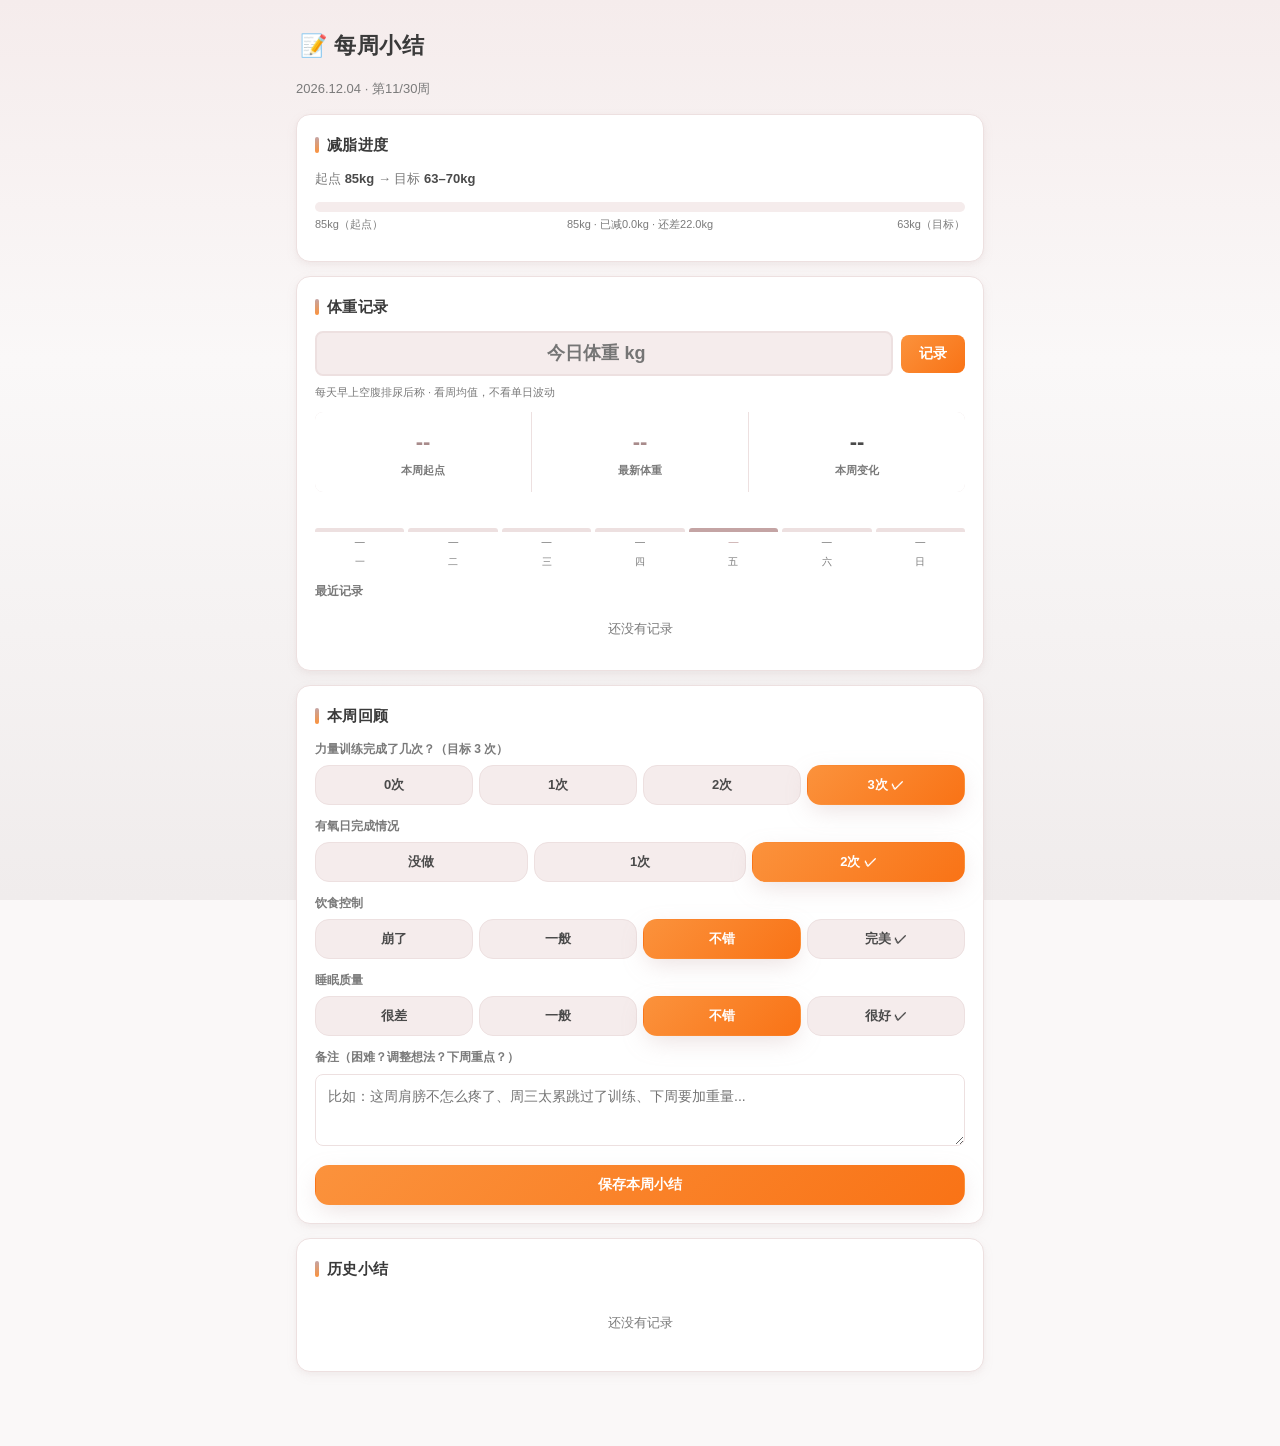
<file: 每周小结.html>
<!DOCTYPE html>
<html lang="zh-CN">
<head>
<meta charset="UTF-8">
<meta name="viewport" content="width=device-width,initial-scale=1.0">
<meta name="theme-color" content="#FAF8F8">
<title>每周小结 · 减脂</title>
<link rel="stylesheet" href="shared.css">
<style>
.weight-input-row {
  display: flex; gap: 8px; align-items: center; margin-bottom: 8px;
}
.weight-input-row input {
  flex: 1; padding: 10px 12px; font-size: 18px; font-weight: 700;
  background: var(--surface); border: 2px solid var(--border); border-radius: var(--radius-sm);
  color: var(--text); outline: none; text-align: center;
  font-family: inherit;
}
.weight-input-row input:focus { border-color: var(--primary); }
.weight-input-row button {
  padding: 10px 18px; background: linear-gradient(135deg, #fb923c, #f97316);
  color: #fff; border: none; border-radius: var(--radius-sm); font-size: 14px; font-weight: 700; cursor: pointer;
}

.weight-log-list { max-height: 140px; overflow-y: auto; }
.wl-item {
  display: flex; justify-content: space-between; align-items: center;
  padding: 7px 0; border-bottom: 1px solid rgba(0,0,0,0.04); font-size: 13px;
}
.wl-item:last-child { border-bottom: none; }
.wl-item .wl-date { color: var(--sub); font-size: 12px; }
.wl-item .wl-kg { font-weight: 700; font-size: 15px; }
.wl-item .wl-diff { font-size: 12px; font-weight: 600; }
.wl-diff.down { color: var(--success); }
.wl-diff.up { color: var(--danger); }
.wl-del { color: var(--sub); background: none; border: none; cursor: pointer; font-size: 16px; padding: 2px 6px; }

.week-chart { display: flex; align-items: flex-end; gap: 4px; height: 48px; margin: 10px 0 4px; }
.wc-day { flex: 1; display: flex; flex-direction: column; align-items: center; gap: 2px; }
.wc-bar-wrap { flex: 1; width: 100%; display: flex; align-items: flex-end; }
.wc-bar { width: 100%; border-radius: 3px 3px 0 0; background: var(--border); transition: .3s; min-height: 4px; }
.wc-bar.filled { background: var(--primary); }
.wc-label { font-size: 10px; color: var(--sub); }

.past-item {
  padding: 10px 12px; background: var(--surface);
  border-radius: var(--radius-sm); margin-bottom: 8px;
  border: 1px solid var(--border);
}
.past-week { font-weight: 700; font-size: 13px; margin-bottom: 3px; }
.past-meta { color: var(--sub); font-size: 12px; line-height: 1.6; }
.past-notes { color: var(--text); margin-top: 4px; font-size: 12px; line-height: 1.5; }

.saved-msg { text-align: center; font-size: 12px; color: var(--success); margin-top: 8px; display: none; }
.saved-msg.show { display: block; }
</style>
</head>
<body>
<script>window.PAGE_META = { key: 'summary', dark: false, title: '每周小结' };</script>

<div class="container">

<h1 class="page-title">📝 每周小结</h1>
<div style="font-size:13px;color:var(--sub);margin-bottom:14px" id="dateStr"></div>

<div class="card">
 <h2>减脂进度</h2>
 <div style="font-size:13px;color:var(--sub);margin-bottom:6px">起点 <b style="color:var(--text)">85kg</b> → 目标 <b style="color:var(--text)">63–70kg</b></div>
 <div class="progress-wrap">
 <div class="progress-bar"><div class="progress-fill" id="goalBar" style="width:0%"></div></div>
 <div class="progress-labels">
 <span>85kg（起点）</span>
 <span id="progressTxt">加载中...</span>
 <span>63kg（目标）</span>
 </div>
 </div>
</div>

<div class="card">
 <h2>体重记录</h2>

 <div class="weight-input-row">
 <input type="number" id="weightInput" placeholder="今日体重 kg" step="0.1" min="40" max="200">
 <button onclick="logWeight()">记录</button>
 </div>
 <div style="font-size:11px;color:var(--sub);margin-bottom:10px">每天早上空腹排尿后称 · 看周均值，不看单日波动</div>

 <div style="display:grid;grid-template-columns:1fr 1fr 1fr;gap:1px;background:var(--border);border-radius:var(--radius-sm);overflow:hidden;margin-bottom:10px">
 <div style="background:var(--card);padding:12px 8px;text-align:center">
 <div style="font-size:22px;font-weight:800;color:var(--primary-strong)" id="wStart">--</div>
 <div style="font-size:11px;color:var(--sub);margin-top:3px;font-weight:600">本周起点</div>
 </div>
 <div style="background:var(--card);padding:12px 8px;text-align:center">
 <div style="font-size:22px;font-weight:800;color:var(--primary-strong)" id="wLatest">--</div>
 <div style="font-size:11px;color:var(--sub);margin-top:3px;font-weight:600">最新体重</div>
 </div>
 <div style="background:var(--card);padding:12px 8px;text-align:center">
 <div style="font-size:22px;font-weight:800" id="wDiff">--</div>
 <div style="font-size:11px;color:var(--sub);margin-top:3px;font-weight:600">本周变化</div>
 </div>
 </div>

 <div class="week-chart" id="weekChart"></div>
 <div style="display:flex;gap:4px;">
 <div style="flex:1;text-align:center;font-size:10px;color:var(--sub)">一</div>
 <div style="flex:1;text-align:center;font-size:10px;color:var(--sub)">二</div>
 <div style="flex:1;text-align:center;font-size:10px;color:var(--sub)">三</div>
 <div style="flex:1;text-align:center;font-size:10px;color:var(--sub)">四</div>
 <div style="flex:1;text-align:center;font-size:10px;color:var(--sub)">五</div>
 <div style="flex:1;text-align:center;font-size:10px;color:var(--sub)">六</div>
 <div style="flex:1;text-align:center;font-size:10px;color:var(--sub)">日</div>
 </div>

 <div style="margin-top:12px;font-size:12px;color:var(--sub);font-weight:600;margin-bottom:6px">最近记录</div>
 <div class="weight-log-list" id="weightLogList">
 <div style="color:var(--sub);font-size:13px;text-align:center;padding:12px">还没有记录</div>
 </div>
</div>

<div class="card">
 <h2>本周回顾</h2>

 <div style="margin-bottom:12px">
 <label style="display:block;font-size:12px;color:var(--sub);margin-bottom:6px;font-weight:600">力量训练完成了几次？（目标 3 次）</label>
 <div class="btn-group" id="exBtns">
 <button class="qb-btn" onclick="setField('exercises','0次')">0次</button>
 <button class="qb-btn" onclick="setField('exercises','1次')">1次</button>
 <button class="qb-btn" onclick="setField('exercises','2次')">2次</button>
 <button class="qb-btn selected" onclick="setField('exercises','3次')">3次 ✓</button>
 </div>
 </div>

 <div style="margin-bottom:12px">
 <label style="display:block;font-size:12px;color:var(--sub);margin-bottom:6px;font-weight:600">有氧日完成情况</label>
 <div class="btn-group" id="rdBtns">
 <button class="qb-btn" onclick="setField('cardio','没做')">没做</button>
 <button class="qb-btn" onclick="setField('cardio','1次')">1次</button>
 <button class="qb-btn selected" onclick="setField('cardio','2次')">2次 ✓</button>
 </div>
 </div>

 <div style="margin-bottom:12px">
 <label style="display:block;font-size:12px;color:var(--sub);margin-bottom:6px;font-weight:600">饮食控制</label>
 <div class="btn-group" id="dtBtns">
 <button class="qb-btn" onclick="setField('diet','崩了')">崩了</button>
 <button class="qb-btn" onclick="setField('diet','一般')">一般</button>
 <button class="qb-btn selected" onclick="setField('diet','不错')">不错</button>
 <button class="qb-btn" onclick="setField('diet','完美')">完美 ✓</button>
 </div>
 </div>

 <div style="margin-bottom:12px">
 <label style="display:block;font-size:12px;color:var(--sub);margin-bottom:6px;font-weight:600">睡眠质量</label>
 <div class="btn-group" id="slBtns">
 <button class="qb-btn" onclick="setField('sleep','很差')">很差</button>
 <button class="qb-btn" onclick="setField('sleep','一般')">一般</button>
 <button class="qb-btn selected" onclick="setField('sleep','不错')">不错</button>
 <button class="qb-btn" onclick="setField('sleep','很好')">很好 ✓</button>
 </div>
 </div>

 <div style="margin-bottom:12px">
 <label style="display:block;font-size:12px;color:var(--sub);margin-bottom:6px;font-weight:600">备注（困难？调整想法？下周重点？）</label>
 <textarea id="notes" placeholder="比如：这周肩膀不怎么疼了、周三太累跳过了训练、下周要加重量..."></textarea>
 </div>

 <button class="btn btn-primary btn-block" onclick="saveReview()">保存本周小结</button>
 <div class="saved-msg" id="savedMsg">✓ 已保存</div>
</div>

<div class="card">
 <h2>历史小结</h2>
 <div id="pastList">
 <div style="text-align:center;color:var(--sub);font-size:13px;padding:20px">还没有记录</div>
 </div>
</div>

</div>

<script>
const now = new Date();
document.getElementById('dateStr').textContent =
  `${now.getFullYear()}.${String(now.getMonth()+1).padStart(2,'0')}.${String(now.getDate()).padStart(2,'0')} · 第${getWeekStr()}周`;

function getWeekStr() {
  const d = new Date(now);
  const day = d.getDay();
  const mon = new Date(d);
  mon.setDate(d.getDate() - (day === 0 ? 6 : day - 1));
  return mon.toISOString().slice(5, 10).replace('-', '/');
}

const todayStr = now.toISOString().slice(0, 10);
let review = { exercises: '3次', cardio: '2次', diet: '不错', sleep: '不错', notes: '' };
let reviews = JSON.parse(localStorage.getItem('fit_weekly_reviews') || '[]');

(function renderGoalBar() {
  const wLog = JSON.parse(localStorage.getItem('fit_weight_log') || '[]');
  const start = 85, goal = 63;
  let latest = start;
  if (wLog.length) {
    const sorted = wLog.slice().sort((a, b) => b.date.localeCompare(a.date));
    latest = sorted[0].weight;
  }
  const progress = Math.min(100, Math.max(0, (start - latest) / (start - goal) * 100));
  document.getElementById('goalBar').style.width = progress.toFixed(1) + '%';
  const lost = (start - latest).toFixed(1);
  const remain = (latest - goal).toFixed(1);
  document.getElementById('progressTxt').textContent =
    latest + 'kg · 已减' + lost + 'kg · 还差' + remain + 'kg';
})();

let weightLog = JSON.parse(localStorage.getItem('fit_weight_log') || '[]');

function logWeight() {
  const input = document.getElementById('weightInput');
  const val = parseFloat(input.value);
  if (!val || val < 40 || val > 200) {
    input.style.borderColor = '#ef4444';
    setTimeout(() => { input.style.borderColor = ''; }, 1000);
    return;
  }
  const idx = weightLog.findIndex(e => e.date === todayStr);
  if (idx >= 0) weightLog[idx].weight = val;
  else weightLog.push({ date: todayStr, weight: val });
  weightLog.sort((a, b) => b.date.localeCompare(a.date));
  localStorage.setItem('fit_weight_log', JSON.stringify(weightLog));
  input.value = '';
  renderWeightLog();
  renderGoalBarLive(val);
}

function deleteWeight(date) {
  weightLog = weightLog.filter(e => e.date !== date);
  localStorage.setItem('fit_weight_log', JSON.stringify(weightLog));
  renderWeightLog();
}

function renderGoalBarLive(latest) {
  const start = 85, goal = 63;
  const progress = Math.min(100, Math.max(0, (start - latest) / (start - goal) * 100));
  document.getElementById('goalBar').style.width = progress.toFixed(1) + '%';
  const lost = (start - latest).toFixed(1);
  const remain = (latest - goal).toFixed(1);
  document.getElementById('progressTxt').textContent =
    latest + 'kg · 已减' + lost + 'kg · 还差' + remain + 'kg';
}

function renderWeightLog() {
  const d = new Date(now);
  const day = d.getDay();
  const mon = new Date(d); mon.setDate(d.getDate() - (day === 0 ? 6 : day - 1)); mon.setHours(0, 0, 0, 0);
  const weekEntries = weightLog.filter(e => {
    const ed = new Date(e.date); return ed >= mon;
  }).sort((a, b) => a.date.localeCompare(b.date));

  if (weekEntries.length >= 1) {
    const first = weekEntries[0], last = weekEntries[weekEntries.length - 1];
    const diff = (last.weight - first.weight).toFixed(1);
    const diffNum = parseFloat(diff);
    document.getElementById('wStart').textContent = first.weight + 'kg';
    document.getElementById('wLatest').textContent = last.weight + 'kg';
    const diffEl = document.getElementById('wDiff');
    diffEl.textContent = (diffNum < 0 ? '↓' : diffNum > 0 ? '↑' : '→') + ' ' + Math.abs(diff) + 'kg';
    diffEl.className = diffNum < 0 ? 'down' : diffNum > 0 ? 'up' : '';
    diffEl.style.color = diffNum < 0 ? 'var(--success)' : diffNum > 0 ? 'var(--danger)' : 'var(--primary-strong)';
  }

  const chart = document.getElementById('weekChart');
  const dayDates = [];
  for (let i = 0; i < 7; i++) {
    const d2 = new Date(mon); d2.setDate(mon.getDate() + i);
    dayDates.push(d2.toISOString().slice(0, 10));
  }
  const dayWeights = dayDates.map(date => {
    const e = weightLog.find(w => w.date === date);
    return e ? e.weight : null;
  });
  const filled = dayWeights.filter(w => w !== null);
  const minW = filled.length ? Math.min(...filled) - 1 : 80;
  const maxW = filled.length ? Math.max(...filled) + 1 : 90;

  chart.innerHTML = dayDates.map((date, i) => {
    const w = dayWeights[i];
    const heightPct = w ? Math.max(15, ((w - minW) / (maxW - minW)) * 100) : 0;
    const isToday = date === todayStr;
    return `<div class="wc-day">
      <div class="wc-bar-wrap">
        <div class="wc-bar ${w ? 'filled' : ''}" 
             style="height:${w ? heightPct + '%' : '4px'};${isToday ? 'background:var(--primary);' : ''}"></div>
      </div>
      <div class="wc-label" style="color:${isToday ? 'var(--primary)' : 'var(--sub)'}">${w ? w : '—'}</div>
    </div>`;
  }).join('');

  const listEl = document.getElementById('weightLogList');
  if (!weightLog.length) {
    listEl.innerHTML = '<div style="color:var(--sub);font-size:13px;text-align:center;padding:12px">还没有记录</div>';
    return;
  }
  listEl.innerHTML = weightLog.slice(0, 10).map((e, i) => {
    let diffHTML = '';
    if (i < weightLog.length - 1) {
      const prev = weightLog[i + 1].weight;
      const d = (e.weight - prev).toFixed(1);
      const cls = parseFloat(d) < 0 ? 'down' : parseFloat(d) > 0 ? 'up' : '';
      diffHTML = `<span class="wl-diff ${cls}">${parseFloat(d) < 0 ? '↓' : parseFloat(d) > 0 ? '↑' : '→'}${Math.abs(d)}kg</span>`;
    }
    return `<div class="wl-item">
      <span class="wl-date">${e.date}</span>
      <span class="wl-kg">${e.weight} kg</span>
      ${diffHTML}
      <button class="wl-del" onclick="deleteWeight('${e.date}')">×</button>
    </div>`;
  }).join('');
}

renderWeightLog();

function setField(field, value) {
  review[field] = value;
  const groupMap = { exercises: 'ex', cardio: 'rd', diet: 'dt', sleep: 'sl' };
  const groupId = groupMap[field] + 'Btns';
  document.querySelectorAll('#' + groupId + ' .qb-btn').forEach(b => {
    b.classList.toggle('selected', b.textContent.trim().startsWith(value));
  });
}

function saveReview() {
  review.notes = document.getElementById('notes').value;
  const d = new Date(now);
  const day = d.getDay();
  const mon = new Date(d); mon.setDate(d.getDate() - (day === 0 ? 6 : day - 1));
  const sun = new Date(mon); sun.setDate(mon.getDate() + 6);
  const weekStr = `${mon.toISOString().slice(0, 10)} ~ ${sun.toISOString().slice(0, 10)}`;

  const latestWeight = weightLog.length ? weightLog[0].weight : null;
  const entry = { week: weekStr, ...review, weight: latestWeight, savedAt: todayStr };

  const idx = reviews.findIndex(r => r.week === weekStr);
  if (idx >= 0) reviews[idx] = entry; else reviews.push(entry);
  reviews.sort((a, b) => b.week.localeCompare(a.week));
  localStorage.setItem('fit_weekly_reviews', JSON.stringify(reviews));

  document.getElementById('savedMsg').classList.add('show');
  setTimeout(() => document.getElementById('savedMsg').classList.remove('show'), 2500);
  document.getElementById('notes').value = '';
  renderPast();
}

function renderPast() {
  const container = document.getElementById('pastList');
  if (!reviews.length) {
    container.innerHTML = '<div style="text-align:center;color:var(--sub);font-size:13px;padding:20px">还没有记录</div>';
    return;
  }
  container.innerHTML = reviews.slice(0, 12).map(r => `
    <div class="past-item">
      <div class="past-week">📅 ${r.week}</div>
      <div class="past-meta">
        训练 ${r.exercises} · 有氧 ${r.cardio || '--'} · 饮食 ${r.diet} · 睡眠 ${r.sleep}
        ${r.weight ? ` · <b>${r.weight}kg</b>` : ''}
      </div>
      ${r.notes ? `<div class="past-notes">💬 ${r.notes}</div>` : ''}
    </div>
  `).join('');
}

renderPast();
</script>
</body>
</html>
</file>
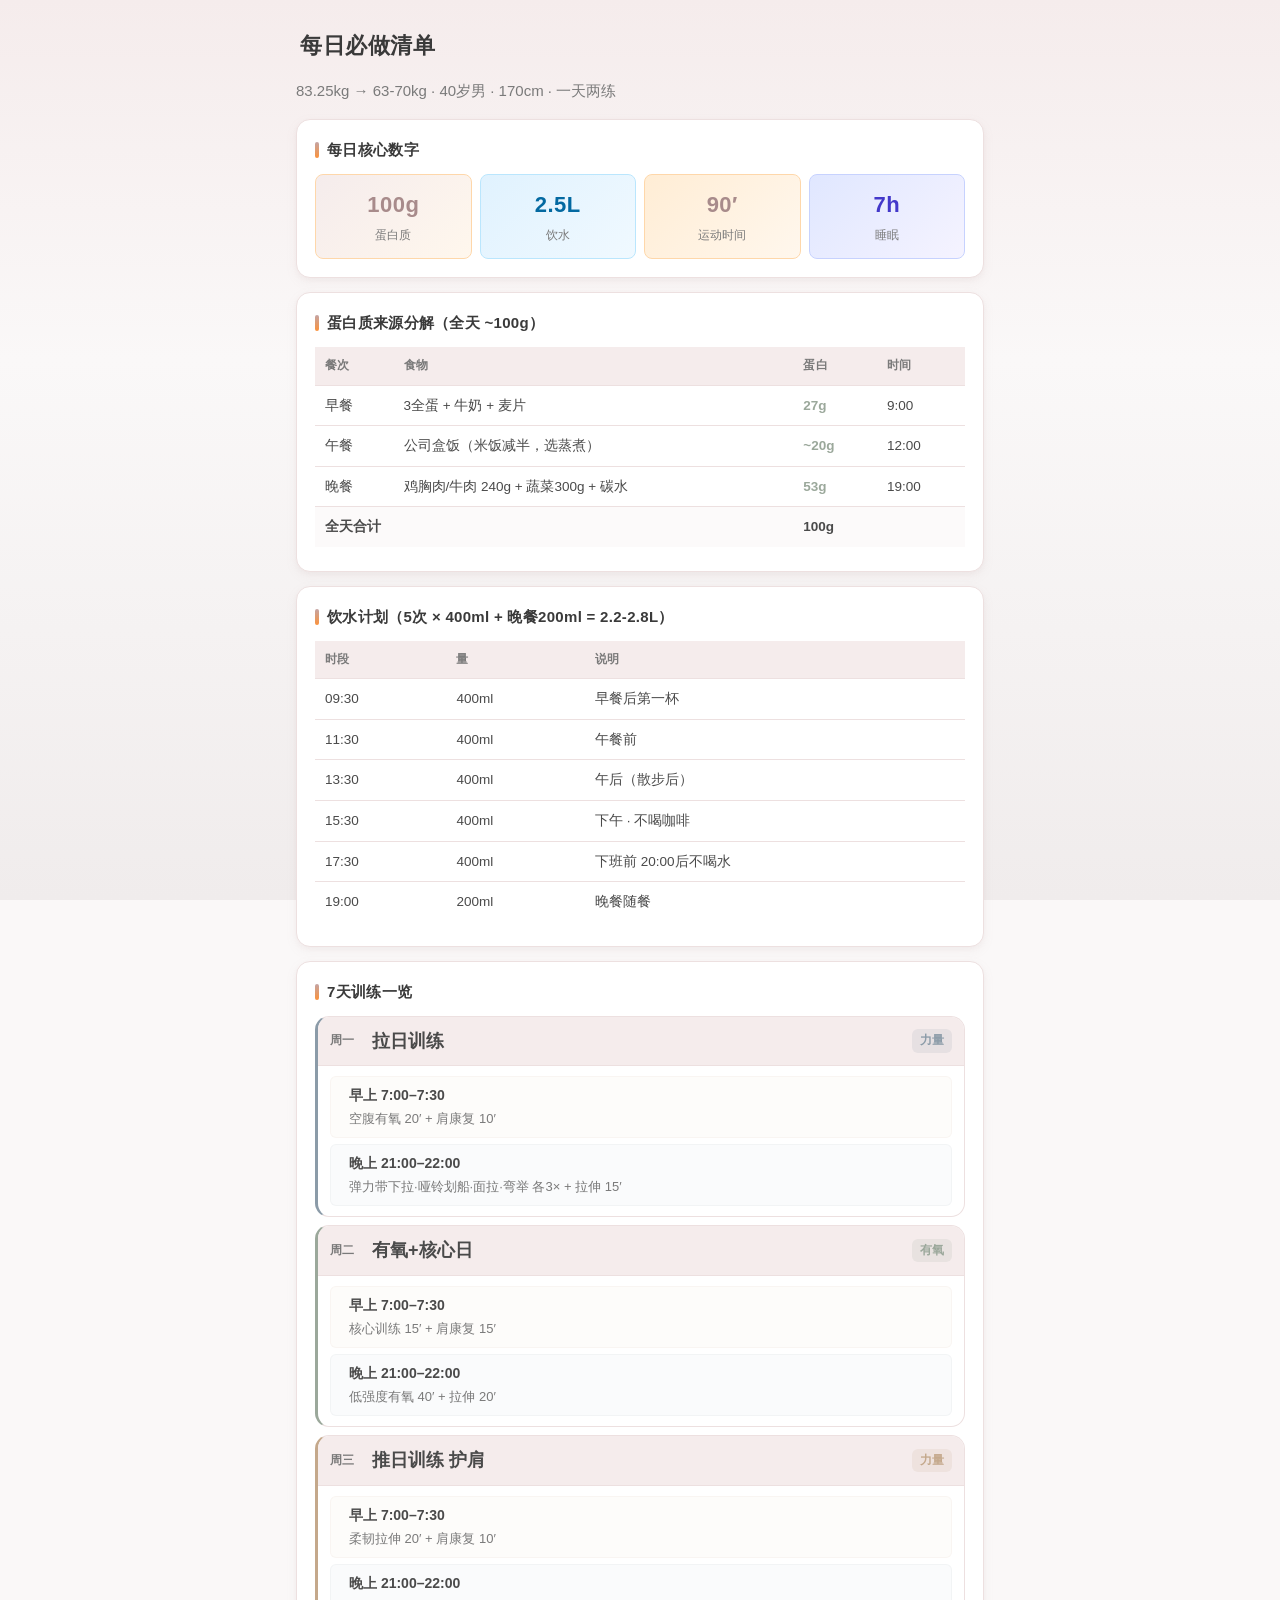
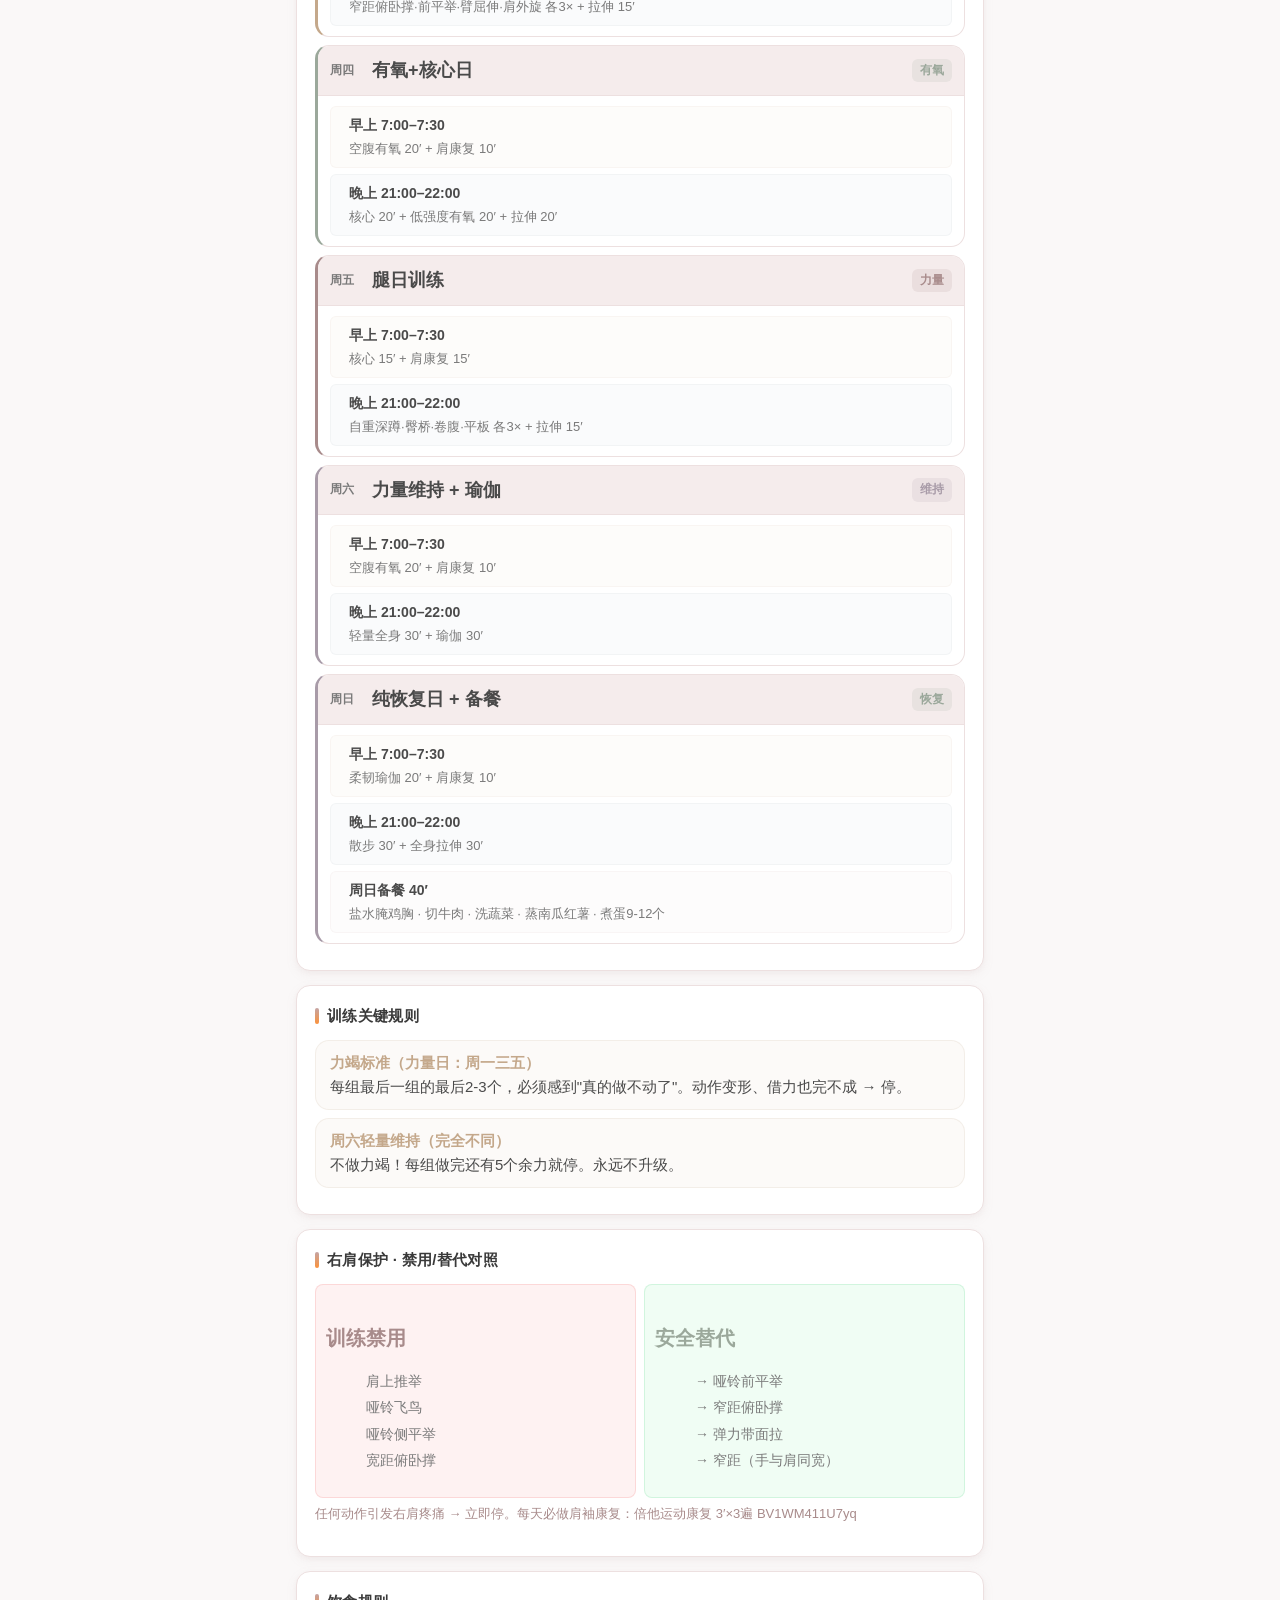
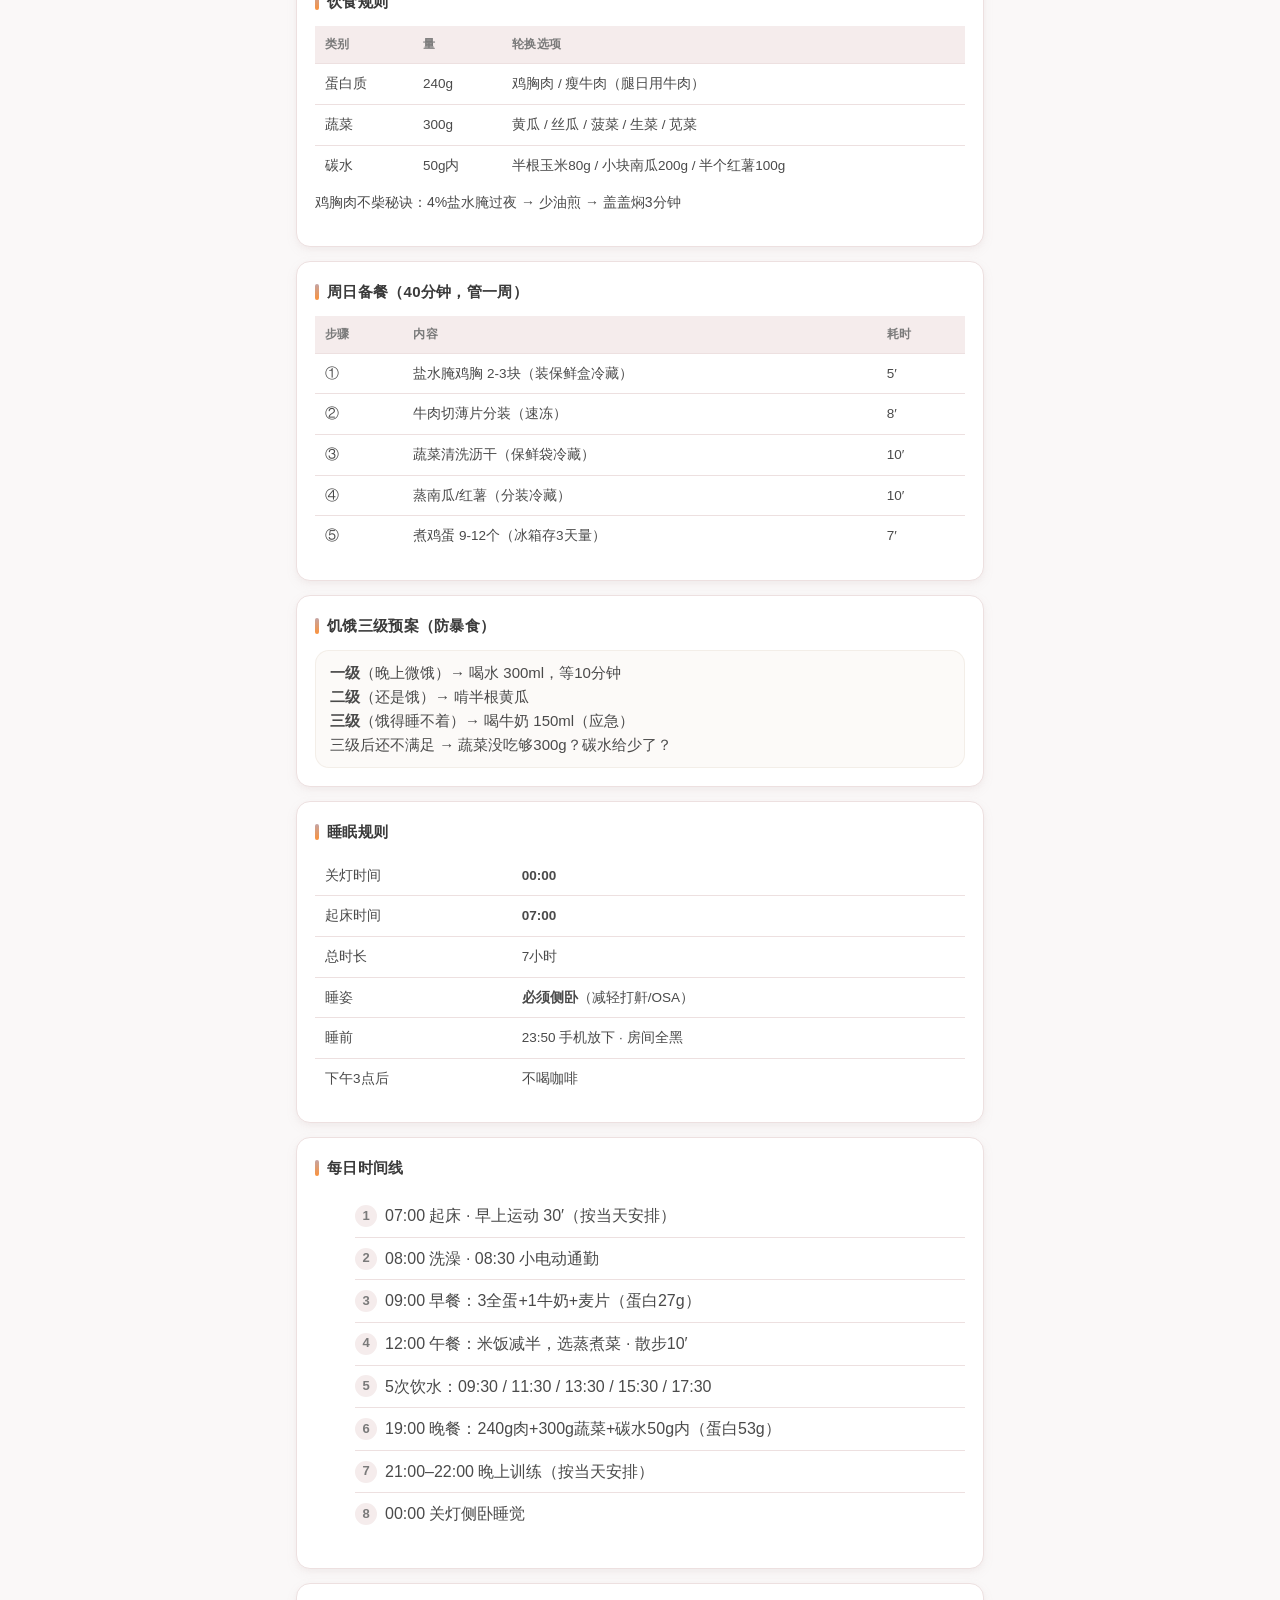
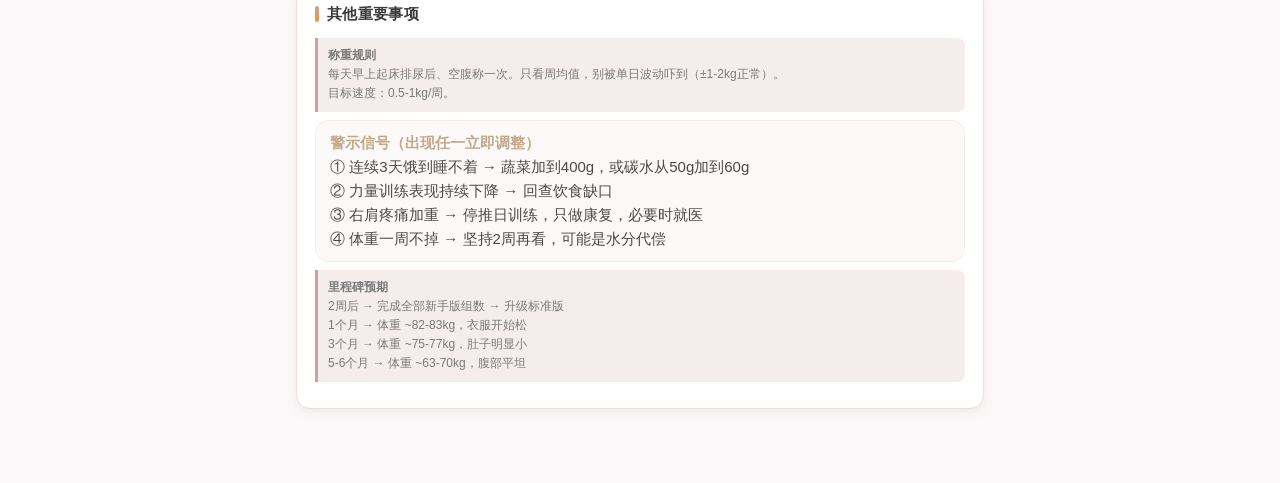
<file: 每日必做清单.html>
<!DOCTYPE html>
<html lang="zh-CN">
<head>
<meta charset="UTF-8">
<meta name="viewport" content="width=device-width,initial-scale=1.0">
<meta name="theme-color" content="#FAF8F8">
<title>每日必做清单 · 减脂</title>
<link rel="stylesheet" href="shared.css">
<style>
.day-full {
  background: var(--card); border: 1px solid var(--border); border-radius: var(--radius);
  margin-bottom: 8px; overflow: hidden;
}
.day-full.pull { border-left: 3px solid var(--pull); }
.day-full.push { border-left: 3px solid var(--push); }
.day-full.leg { border-left: 3px solid var(--leg); }
.day-full.cardio { border-left: 3px solid var(--cardio); }
.day-full.recovery { border-left: 3px solid var(--recovery); }
.day-full-header {
  display: flex; align-items: center; gap: 10px; padding: 10px 12px;
  background: var(--surface); border-bottom: 1px solid var(--border);
}
.day-full-header .dfd { font-size: 12px; color: var(--sub); min-width: 32px; font-weight: 600; }
.day-full-header .dfn { font-size: 18px; font-weight: 700; flex: 1; }
.day-full-header .dfb { font-size: 12px; padding: 2px 8px; border-radius: 6px; font-weight: 700; }
.dfb-pull { background: rgba(139,155,168,.15); color: var(--pull); }
.dfb-push { background: rgba(196,168,139,.15); color: var(--push); }
.dfb-leg { background: rgba(168,139,139,.15); color: var(--danger); }
.dfb-cardio { background: rgba(155,168,155,.15); color: var(--cardio); }
.dfb-recovery { background: rgba(168,155,168,.15); color: var(--recovery); }
.day-full-body { padding: 10px 12px; display: grid; gap: 6px; }
.day-slot {
  display: flex; gap: 8px; align-items: flex-start; font-size: 14px;
  padding: 8px 10px; border-radius: 6px; line-height: 1.5;
}
.day-slot.morning { background: rgba(196,168,139,0.04); border: 1px solid rgba(196,168,139,0.08); }
.day-slot.evening { background: rgba(139,155,168,0.04); border: 1px solid rgba(139,155,168,0.08); }
.day-slot .ds-icon { font-size: 16px; flex-shrink: 0; }
.day-slot .ds-txt { flex: 1; }
.day-slot .ds-txt b { font-size: 14px; font-weight: 700; display: block; margin-bottom: 2px; }
.day-slot .ds-txt span { font-size: 13px; color: var(--sub); }

.warn-box {
  background: rgba(196,168,139,.06); border: 1px solid rgba(196,168,139,.15);
  border-radius: var(--radius); padding: 10px 14px; font-size: 15px; font-weight: 500; margin: 8px 0; line-height: 1.6;
}
.warn-box strong { color: var(--warn); font-weight: 700; }

.step-list { list-style: none; }
.step-list li {
  display: flex; align-items: center; gap: 8px; padding: 8px 0;
  border-bottom: 1px solid var(--border); font-size: 16px; font-weight: 500;
}
.step-list li:last-child { border-bottom: none; }
.step-list .step-num {
  min-width: 22px; height: 22px; border-radius: 50%; background: var(--surface);
  display: flex; align-items: center; justify-content: center;
  font-size: 13px; font-weight: 700; color: var(--sub);
}

.shoulder-grid { display: grid; grid-template-columns: 1fr 1fr; gap: 8px; margin-top: 6px; }
.shoulder-col { border-radius: var(--radius-sm); padding: 10px; font-size: 14px; line-height: 1.6; font-weight: 500; }
.shoulder-col.no { background: #fef2f2; border: 1px solid rgba(239,68,68,0.15); }
.shoulder-col.yes { background: #f0fdf4; border: 1px solid rgba(34,197,94,0.15); }
.shoulder-col h4 { font-size: 20px; font-weight: 800; margin-bottom: 6px; }
.shoulder-col.no h4 { color: var(--danger); }
.shoulder-col.yes h4 { color: var(--success); }
.shoulder-col li { padding: 2px 0; color: var(--sub); list-style: none; }
</style>
</head>
<body>
<script>window.PAGE_META = { key: 'checklist', dark: false, title: '必做清单' };</script>

<div class="container">

<h1 class="page-title">每日必做清单</h1>
<p style="font-size: 15px;color:var(--sub);margin-bottom:16px">83.25kg → 63-70kg · 40岁男 · 170cm · 一天两练</p>

<div class="card">
 <h2>每日核心数字</h2>
 <div class="grid-4" style="margin-top:8px">
 <div class="metric-box primary"><span class="metric-val">100g</span><span class="metric-label">蛋白质</span></div>
 <div class="metric-box water"><span class="metric-val">2.5L</span><span class="metric-label">饮水</span></div>
 <div class="metric-box exercise"><span class="metric-val">90′</span><span class="metric-label">运动时间</span></div>
 <div class="metric-box sleep"><span class="metric-val">7h</span><span class="metric-label">睡眠</span></div>
 </div>
</div>

<div class="card">
 <h2>蛋白质来源分解（全天 ~100g）</h2>
 <table class="simple-table">
 <tr><th>餐次</th><th>食物</th><th>蛋白</th><th>时间</th></tr>
 <tr><td>早餐</td><td>3全蛋 + 牛奶 + 麦片</td><td><b style="color:var(--success)">27g</b></td><td>9:00</td></tr>
 <tr><td>午餐</td><td>公司盒饭（米饭减半，选蒸煮）</td><td><b style="color:var(--success)">~20g</b></td><td>12:00</td></tr>
 <tr><td>晚餐</td><td>鸡胸肉/牛肉 240g + 蔬菜300g + 碳水</td><td><b style="color:var(--success)">53g</b></td><td>19:00</td></tr>
 <tr style="background:rgba(196,164,164,0.05)"><td colspan="2"><b>全天合计</b></td><td><b>100g</b></td><td></td></tr>
 </table>
</div>

<div class="card">
 <h2>饮水计划（5次 × 400ml + 晚餐200ml = 2.2-2.8L）</h2>
 <table class="simple-table">
 <tr><th>时段</th><th>量</th><th>说明</th></tr>
 <tr><td>09:30</td><td>400ml</td><td>早餐后第一杯</td></tr>
 <tr><td>11:30</td><td>400ml</td><td>午餐前</td></tr>
 <tr><td>13:30</td><td>400ml</td><td>午后（散步后）</td></tr>
 <tr><td>15:30</td><td>400ml</td><td>下午 · 不喝咖啡</td></tr>
 <tr><td>17:30</td><td>400ml</td><td>下班前 20:00后不喝水</td></tr>
 <tr><td>19:00</td><td>200ml</td><td>晚餐随餐</td></tr>
 </table>
</div>

<div class="card">
 <h2>7天训练一览</h2>

<div class="day-full pull">
 <div class="day-full-header">
 <div class="dfd">周一</div><div class="dfn">拉日训练</div>
 <span class="dfb dfb-pull">力量</span>
 </div>
 <div class="day-full-body">
 <div class="day-slot morning"><span class="ds-icon"></span><div class="ds-txt"><b>早上 7:00–7:30</b><span>空腹有氧 20′ + 肩康复 10′</span></div></div>
 <div class="day-slot evening"><span class="ds-icon"></span><div class="ds-txt"><b>晚上 21:00–22:00</b><span>弹力带下拉·哑铃划船·面拉·弯举 各3× + 拉伸 15′</span></div></div>
 </div>
</div>

<div class="day-full cardio">
 <div class="day-full-header">
 <div class="dfd">周二</div><div class="dfn">有氧+核心日</div>
 <span class="dfb dfb-cardio">有氧</span>
 </div>
 <div class="day-full-body">
 <div class="day-slot morning"><span class="ds-icon"></span><div class="ds-txt"><b>早上 7:00–7:30</b><span>核心训练 15′ + 肩康复 15′</span></div></div>
 <div class="day-slot evening"><span class="ds-icon"></span><div class="ds-txt"><b>晚上 21:00–22:00</b><span>低强度有氧 40′ + 拉伸 20′</span></div></div>
 </div>
</div>

<div class="day-full push">
 <div class="day-full-header">
 <div class="dfd">周三</div><div class="dfn">推日训练 护肩</div>
 <span class="dfb dfb-push">力量</span>
 </div>
 <div class="day-full-body">
 <div class="day-slot morning"><span class="ds-icon"></span><div class="ds-txt"><b>早上 7:00–7:30</b><span>柔韧拉伸 20′ + 肩康复 10′</span></div></div>
 <div class="day-slot evening"><span class="ds-icon"></span><div class="ds-txt"><b>晚上 21:00–22:00</b><span>窄距俯卧撑·前平举·臂屈伸·肩外旋 各3× + 拉伸 15′</span></div></div>
 </div>
</div>

<div class="day-full cardio">
 <div class="day-full-header">
 <div class="dfd">周四</div><div class="dfn">有氧+核心日</div>
 <span class="dfb dfb-cardio">有氧</span>
 </div>
 <div class="day-full-body">
 <div class="day-slot morning"><span class="ds-icon"></span><div class="ds-txt"><b>早上 7:00–7:30</b><span>空腹有氧 20′ + 肩康复 10′</span></div></div>
 <div class="day-slot evening"><span class="ds-icon"></span><div class="ds-txt"><b>晚上 21:00–22:00</b><span>核心 20′ + 低强度有氧 20′ + 拉伸 20′</span></div></div>
 </div>
</div>

<div class="day-full leg">
 <div class="day-full-header">
 <div class="dfd">周五</div><div class="dfn">腿日训练</div>
 <span class="dfb dfb-leg">力量</span>
 </div>
 <div class="day-full-body">
 <div class="day-slot morning"><span class="ds-icon"></span><div class="ds-txt"><b>早上 7:00–7:30</b><span>核心 15′ + 肩康复 15′</span></div></div>
 <div class="day-slot evening"><span class="ds-icon"></span><div class="ds-txt"><b>晚上 21:00–22:00</b><span>自重深蹲·臀桥·卷腹·平板 各3× + 拉伸 15′</span></div></div>
 </div>
</div>

<div class="day-full recovery">
 <div class="day-full-header">
 <div class="dfd">周六</div><div class="dfn">力量维持 + 瑜伽</div>
 <span class="dfb dfb-recovery">维持</span>
 </div>
 <div class="day-full-body">
 <div class="day-slot morning"><span class="ds-icon"></span><div class="ds-txt"><b>早上 7:00–7:30</b><span>空腹有氧 20′ + 肩康复 10′</span></div></div>
 <div class="day-slot evening"><span class="ds-icon"></span><div class="ds-txt"><b>晚上 21:00–22:00</b><span>轻量全身 30′ + 瑜伽 30′</span></div></div>
 </div>
</div>

<div class="day-full recovery">
 <div class="day-full-header">
 <div class="dfd">周日</div><div class="dfn">纯恢复日 + 备餐</div>
 <span class="dfb dfb-cardio">恢复</span>
 </div>
 <div class="day-full-body">
 <div class="day-slot morning"><span class="ds-icon"></span><div class="ds-txt"><b>早上 7:00–7:30</b><span>柔韧瑜伽 20′ + 肩康复 10′</span></div></div>
 <div class="day-slot evening"><span class="ds-icon"></span><div class="ds-txt"><b>晚上 21:00–22:00</b><span>散步 30′ + 全身拉伸 30′</span></div></div>
 <div class="day-slot" style="background:rgba(196,164,164,0.04);border:1px solid rgba(196,164,164,0.08);"><span class="ds-icon"></span><div class="ds-txt"><b>周日备餐 40′</b><span>盐水腌鸡胸 · 切牛肉 · 洗蔬菜 · 蒸南瓜红薯 · 煮蛋9-12个</span></div></div>
 </div>
</div>
</div>

<div class="card">
 <h2>训练关键规则</h2>
 <div class="warn-box">
 <strong>力竭标准（力量日：周一三五）</strong><br>
 每组最后一组的最后2-3个，必须感到"真的做不动了"。动作变形、借力也完不成 → 停。
 </div>
 <div class="warn-box" style="margin-top:8px">
 <strong>周六轻量维持（完全不同）</strong><br>
 不做力竭！每组做完还有5个余力就停。永远不升级。
 </div>
</div>

<div class="card">
 <h2>右肩保护 · 禁用/替代对照</h2>
 <div class="shoulder-grid">
 <div class="shoulder-col no">
 <h4>训练禁用</h4>
 <ul>
 <li>肩上推举</li>
 <li>哑铃飞鸟</li>
 <li>哑铃侧平举</li>
 <li>宽距俯卧撑</li>
 </ul>
 </div>
 <div class="shoulder-col yes">
 <h4>安全替代</h4>
 <ul>
 <li>→ 哑铃前平举</li>
 <li>→ 窄距俯卧撑</li>
 <li>→ 弹力带面拉</li>
 <li>→ 窄距（手与肩同宽）</li>
 </ul>
 </div>
 </div>
 <p style="font-size: 13px;margin-top:6px;color:var(--danger);line-height:1.6">
 任何动作引发右肩疼痛 → 立即停。每天必做肩袖康复：倍他运动康复 3′×3遍 BV1WM411U7yq
 </p>
</div>

<div class="card">
 <h2>饮食规则</h2>
 <table class="simple-table">
 <tr><th>类别</th><th>量</th><th>轮换选项</th></tr>
 <tr><td>蛋白质</td><td>240g</td><td>鸡胸肉 / 瘦牛肉（腿日用牛肉）</td></tr>
 <tr><td>蔬菜</td><td>300g</td><td>黄瓜 / 丝瓜 / 菠菜 / 生菜 / 苋菜</td></tr>
 <tr><td>碳水</td><td>50g内</td><td>半根玉米80g / 小块南瓜200g / 半个红薯100g</td></tr>
 </table>
 <p style="font-size: 14px;margin-top:6px">鸡胸肉不柴秘诀：4%盐水腌过夜 → 少油煎 → 盖盖焖3分钟</p>
</div>

<div class="card">
 <h2>周日备餐（40分钟，管一周）</h2>
 <table class="simple-table">
 <tr><th>步骤</th><th>内容</th><th>耗时</th></tr>
 <tr><td>①</td><td>盐水腌鸡胸 2-3块（装保鲜盒冷藏）</td><td>5′</td></tr>
 <tr><td>②</td><td>牛肉切薄片分装（速冻）</td><td>8′</td></tr>
 <tr><td>③</td><td>蔬菜清洗沥干（保鲜袋冷藏）</td><td>10′</td></tr>
 <tr><td>④</td><td>蒸南瓜/红薯（分装冷藏）</td><td>10′</td></tr>
 <tr><td>⑤</td><td>煮鸡蛋 9-12个（冰箱存3天量）</td><td>7′</td></tr>
 </table>
</div>

<div class="card">
 <h2>饥饿三级预案（防暴食）</h2>
 <div class="warn-box" style="margin:0">
 <b>一级</b>（晚上微饿）→ 喝水 300ml，等10分钟<br>
 <b>二级</b>（还是饿）→ 啃半根黄瓜<br>
 <b>三级</b>（饿得睡不着）→ 喝牛奶 150ml（应急）<br>
 三级后还不满足 → 蔬菜没吃够300g？碳水给少了？
 </div>
</div>

<div class="card">
 <h2>睡眠规则</h2>
 <table class="simple-table">
 <tr><td>关灯时间</td><td><b>00:00</b></td></tr>
 <tr><td>起床时间</td><td><b>07:00</b></td></tr>
 <tr><td>总时长</td><td>7小时</td></tr>
 <tr><td>睡姿</td><td><b>必须侧卧</b>（减轻打鼾/OSA）</td></tr>
 <tr><td>睡前</td><td>23:50 手机放下 · 房间全黑</td></tr>
 <tr><td>下午3点后</td><td>不喝咖啡</td></tr>
 </table>
</div>

<div class="card">
 <h2>每日时间线</h2>
 <ul class="step-list">
 <li><span class="step-num">1</span>07:00 起床 · 早上运动 30′（按当天安排）</li>
 <li><span class="step-num">2</span>08:00 洗澡 · 08:30 小电动通勤</li>
 <li><span class="step-num">3</span>09:00 早餐：3全蛋+1牛奶+麦片（蛋白27g）</li>
 <li><span class="step-num">4</span>12:00 午餐：米饭减半，选蒸煮菜 · 散步10′</li>
 <li><span class="step-num">5</span>5次饮水：09:30 / 11:30 / 13:30 / 15:30 / 17:30</li>
 <li><span class="step-num">6</span>19:00 晚餐：240g肉+300g蔬菜+碳水50g内（蛋白53g）</li>
 <li><span class="step-num">7</span>21:00–22:00 晚上训练（按当天安排）</li>
 <li><span class="step-num">8</span>00:00 关灯侧卧睡觉</li>
 </ul>
</div>

<div class="card">
 <h2>其他重要事项</h2>
 <div class="hint">
 <b>称重规则</b><br>
 每天早上起床排尿后、空腹称一次。只看周均值，别被单日波动吓到（±1-2kg正常）。<br>
 目标速度：0.5-1kg/周。
 </div>
 <div class="warn-box" style="margin-top:8px">
 <strong>警示信号（出现任一立即调整）</strong><br>
 ① 连续3天饿到睡不着 → 蔬菜加到400g，或碳水从50g加到60g<br>
 ② 力量训练表现持续下降 → 回查饮食缺口<br>
 ③ 右肩疼痛加重 → 停推日训练，只做康复，必要时就医<br>
 ④ 体重一周不掉 → 坚持2周再看，可能是水分代偿
 </div>
 <div class="hint" style="margin-top:8px">
 <b>里程碑预期</b><br>
 2周后 → 完成全部新手版组数 → 升级标准版<br>
 1个月 → 体重 ~82-83kg，衣服开始松<br>
 3个月 → 体重 ~75-77kg，肚子明显小<br>
 5-6个月 → 体重 ~63-70kg，腹部平坦
 </div>
</div>

</div>
</body>
</html>
</file>
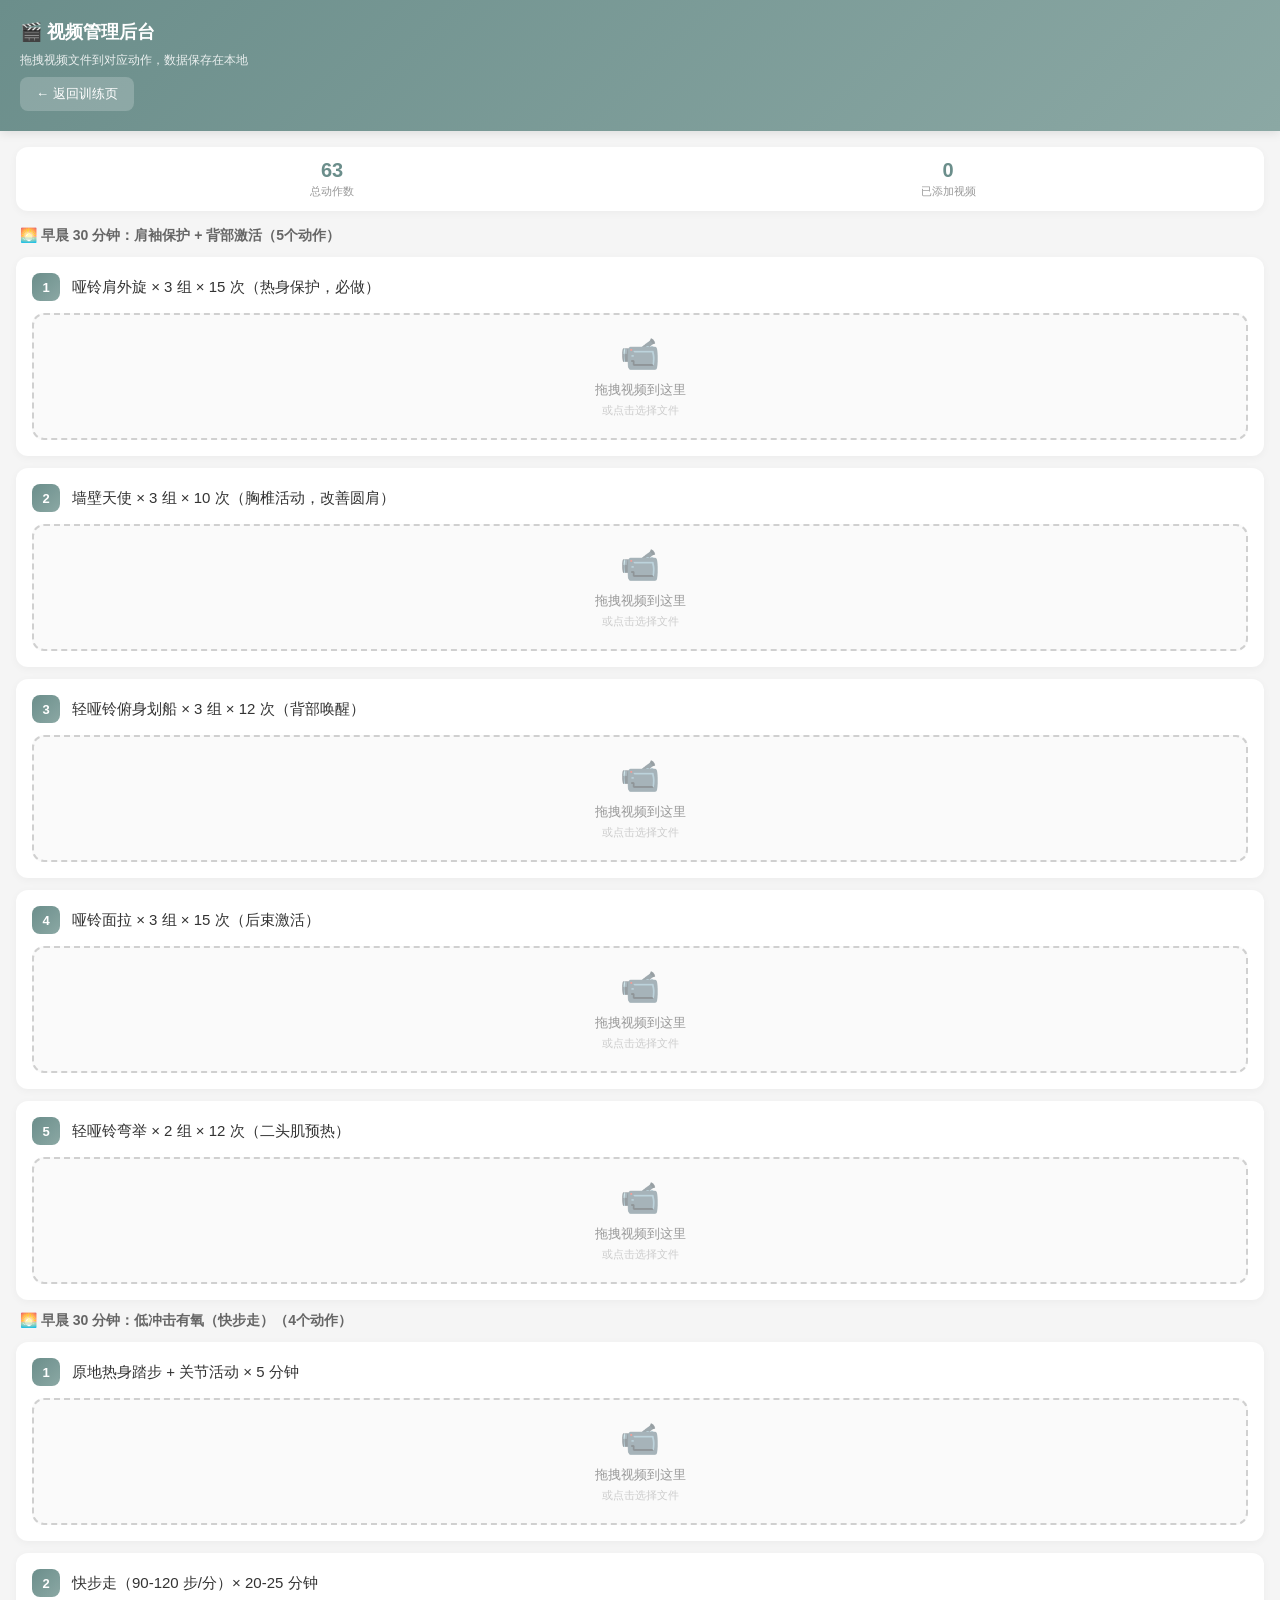
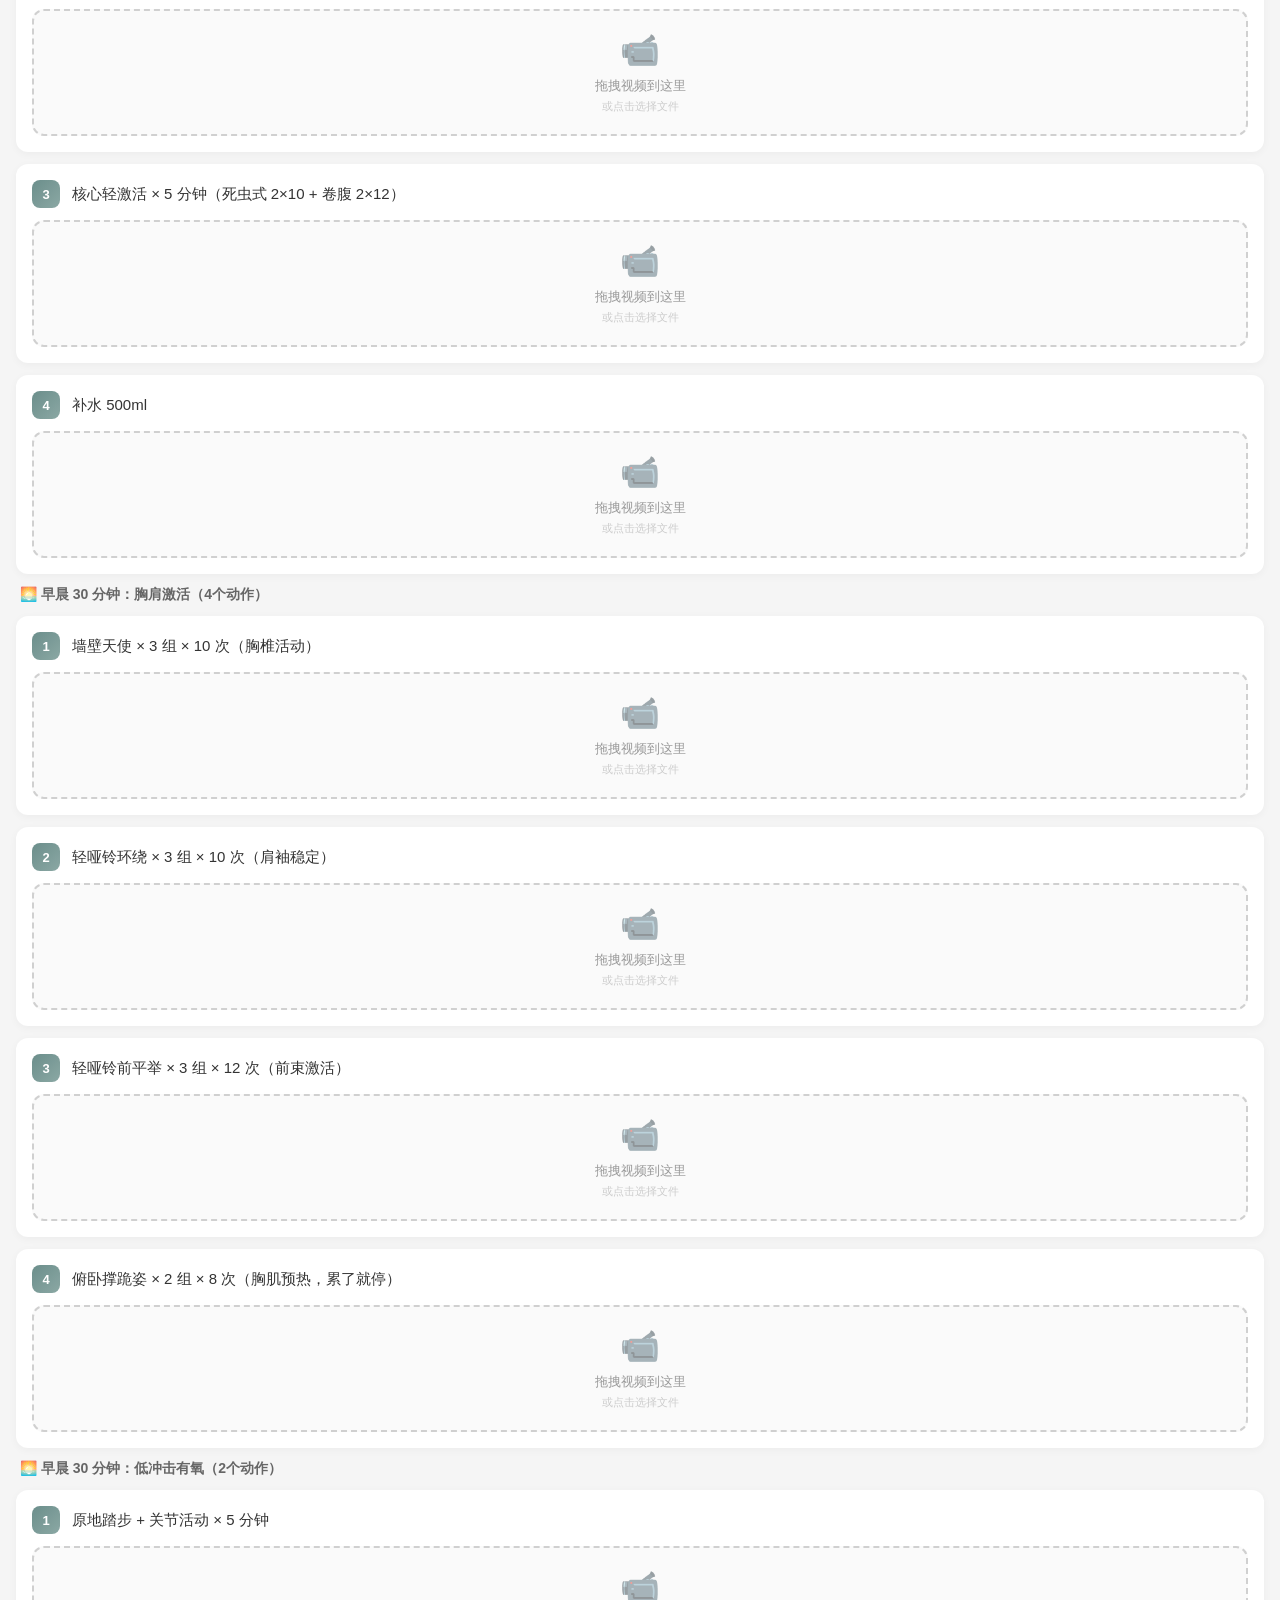
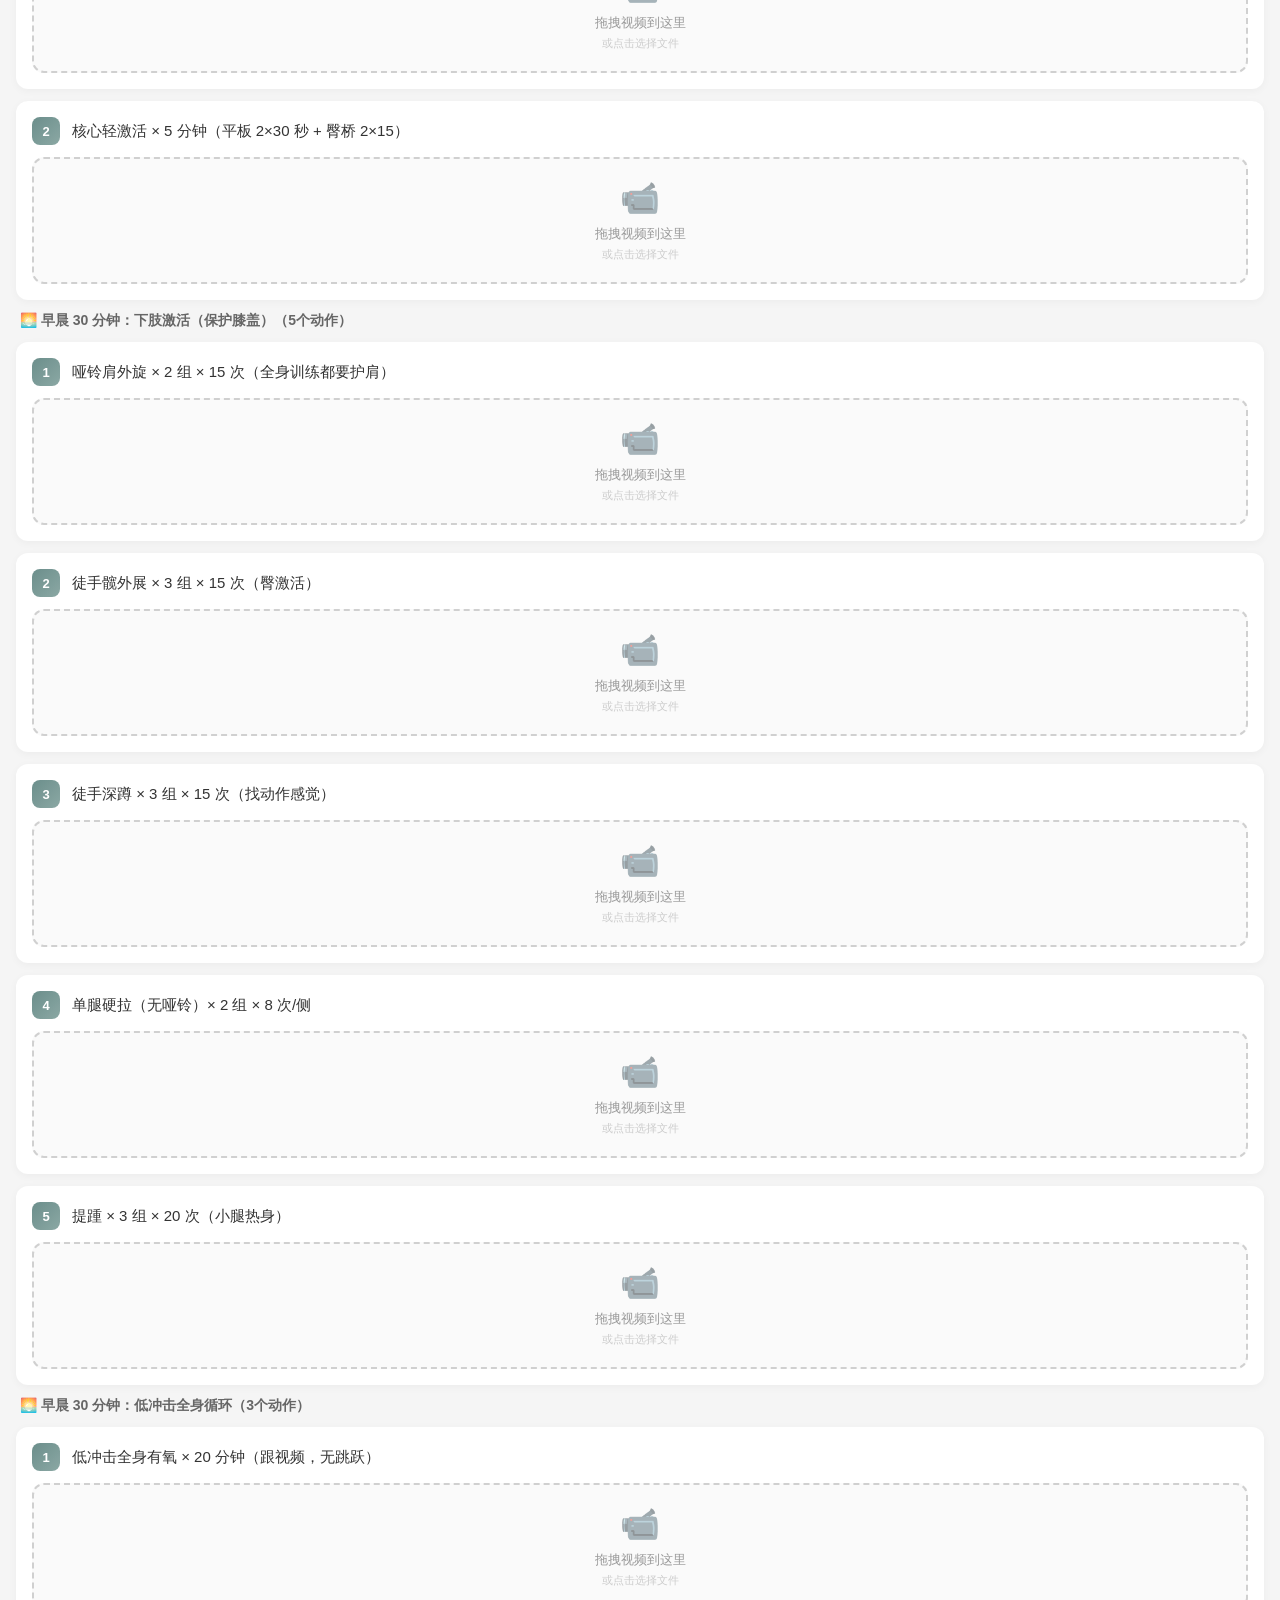
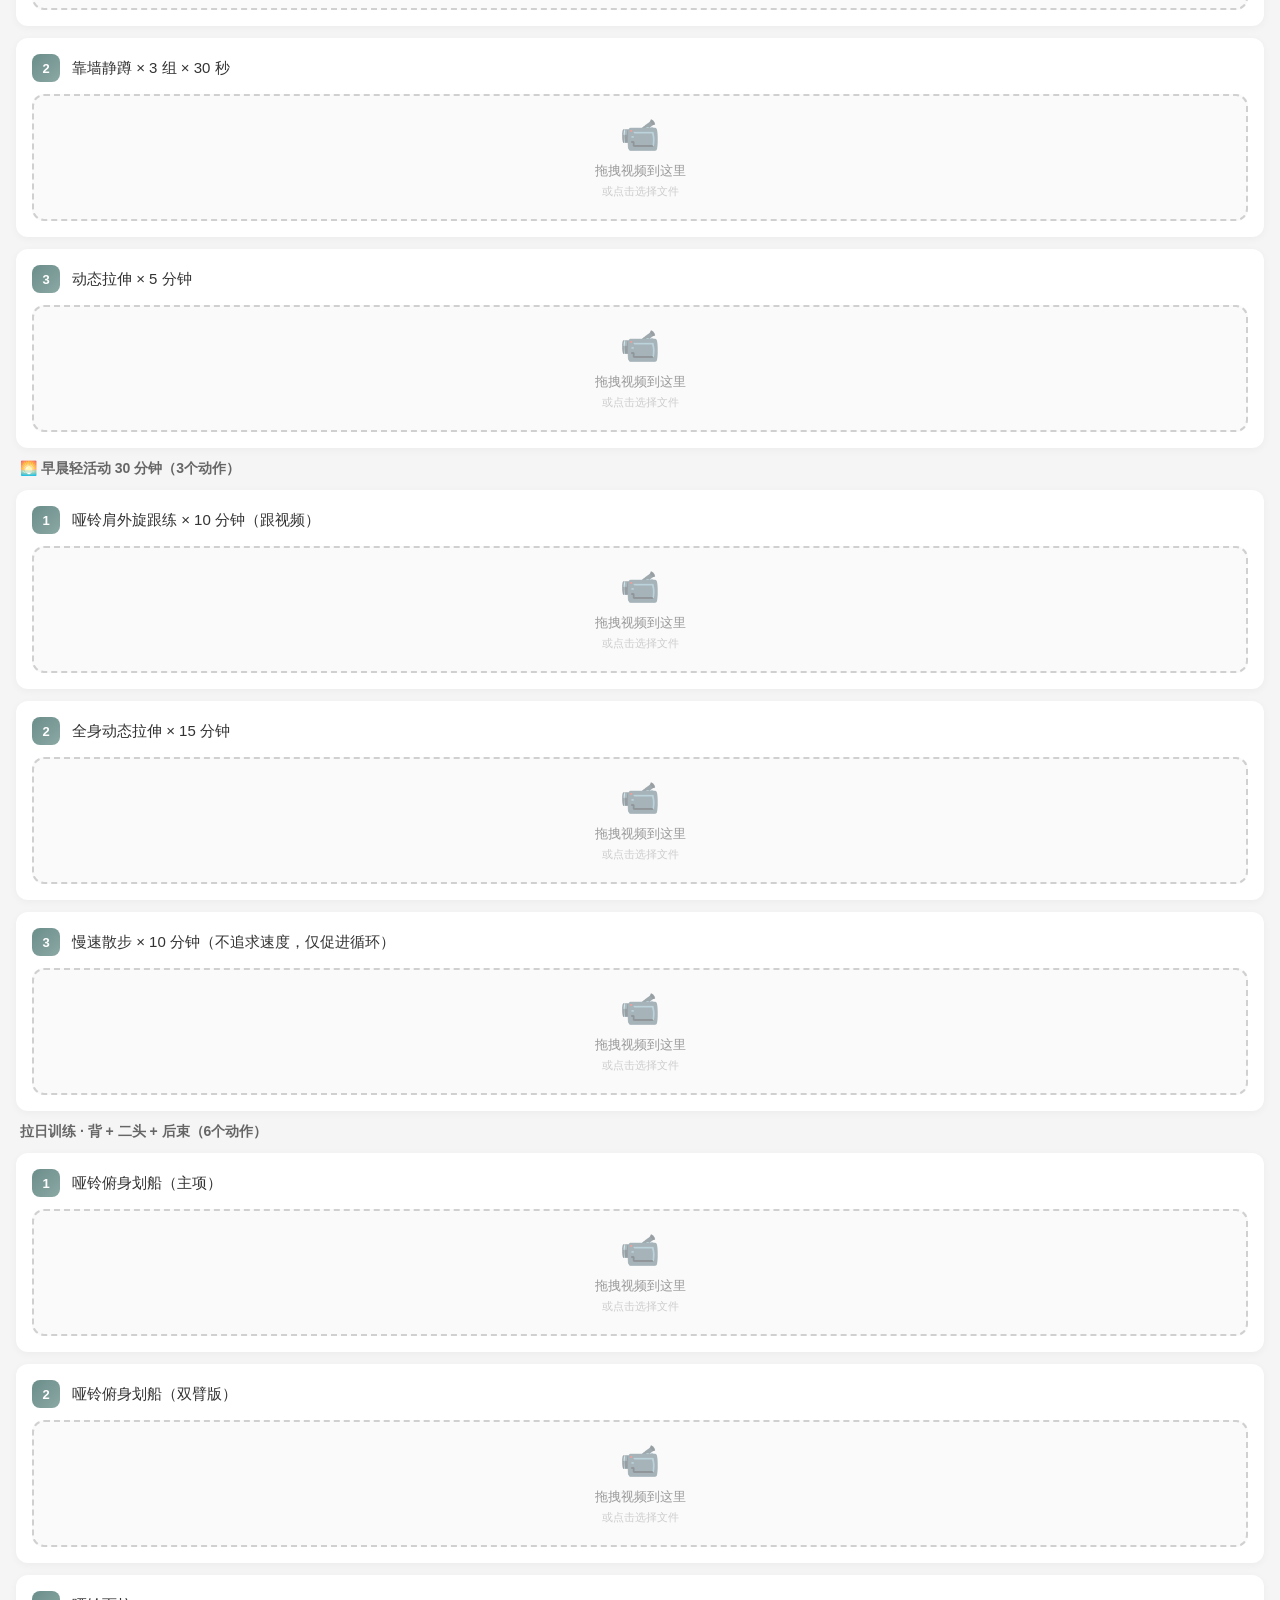
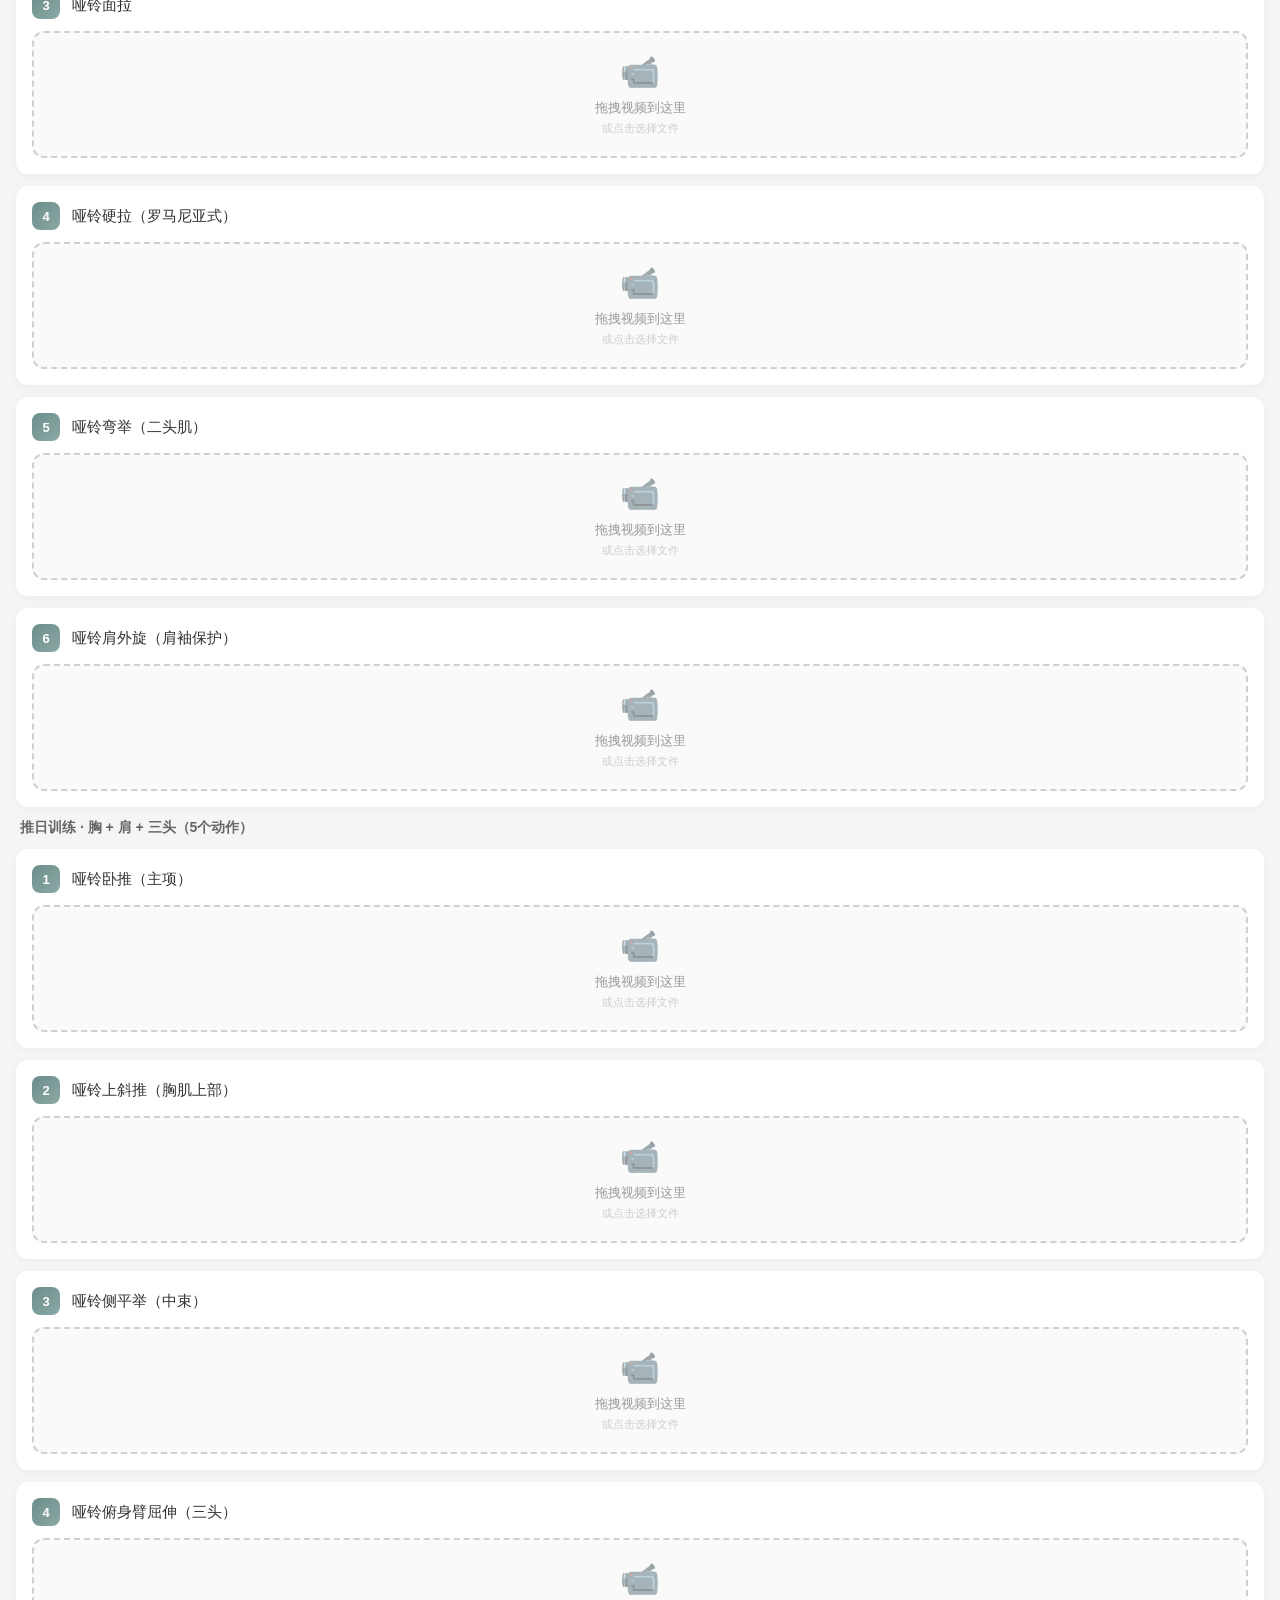
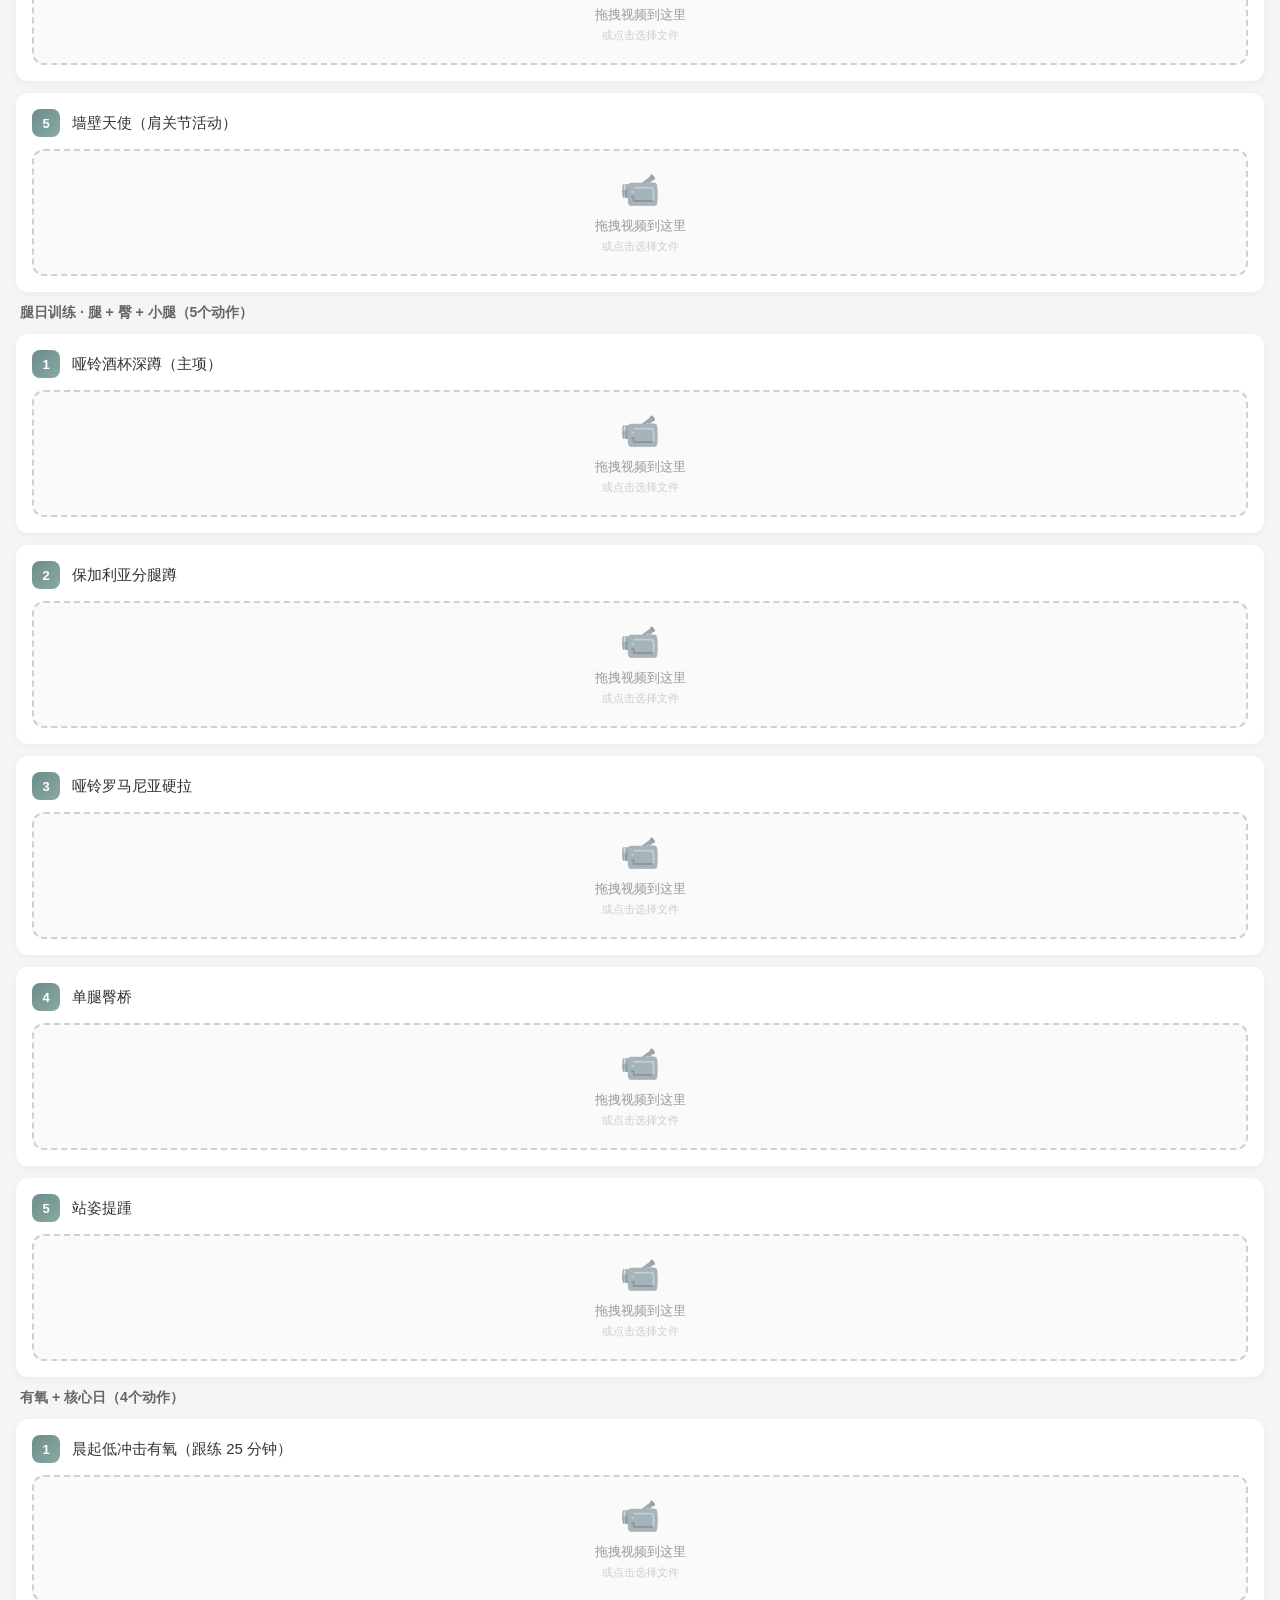
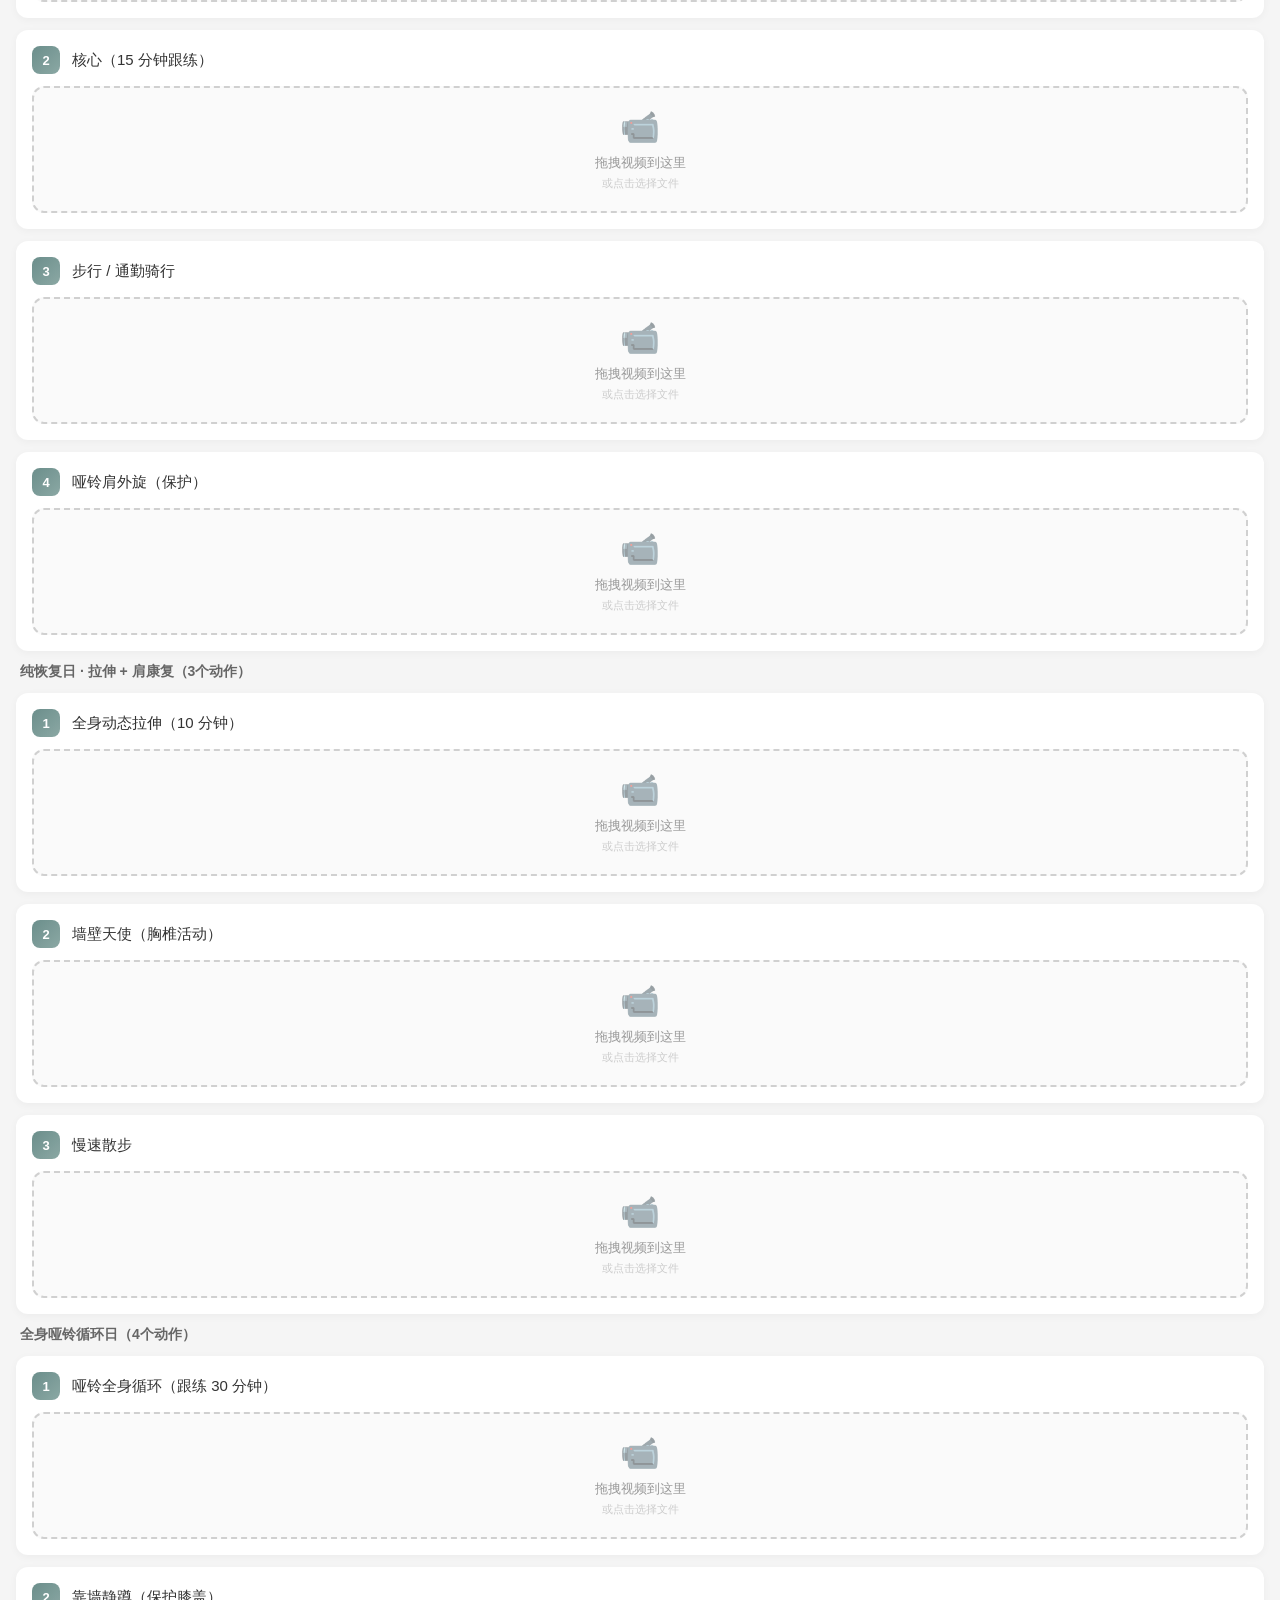
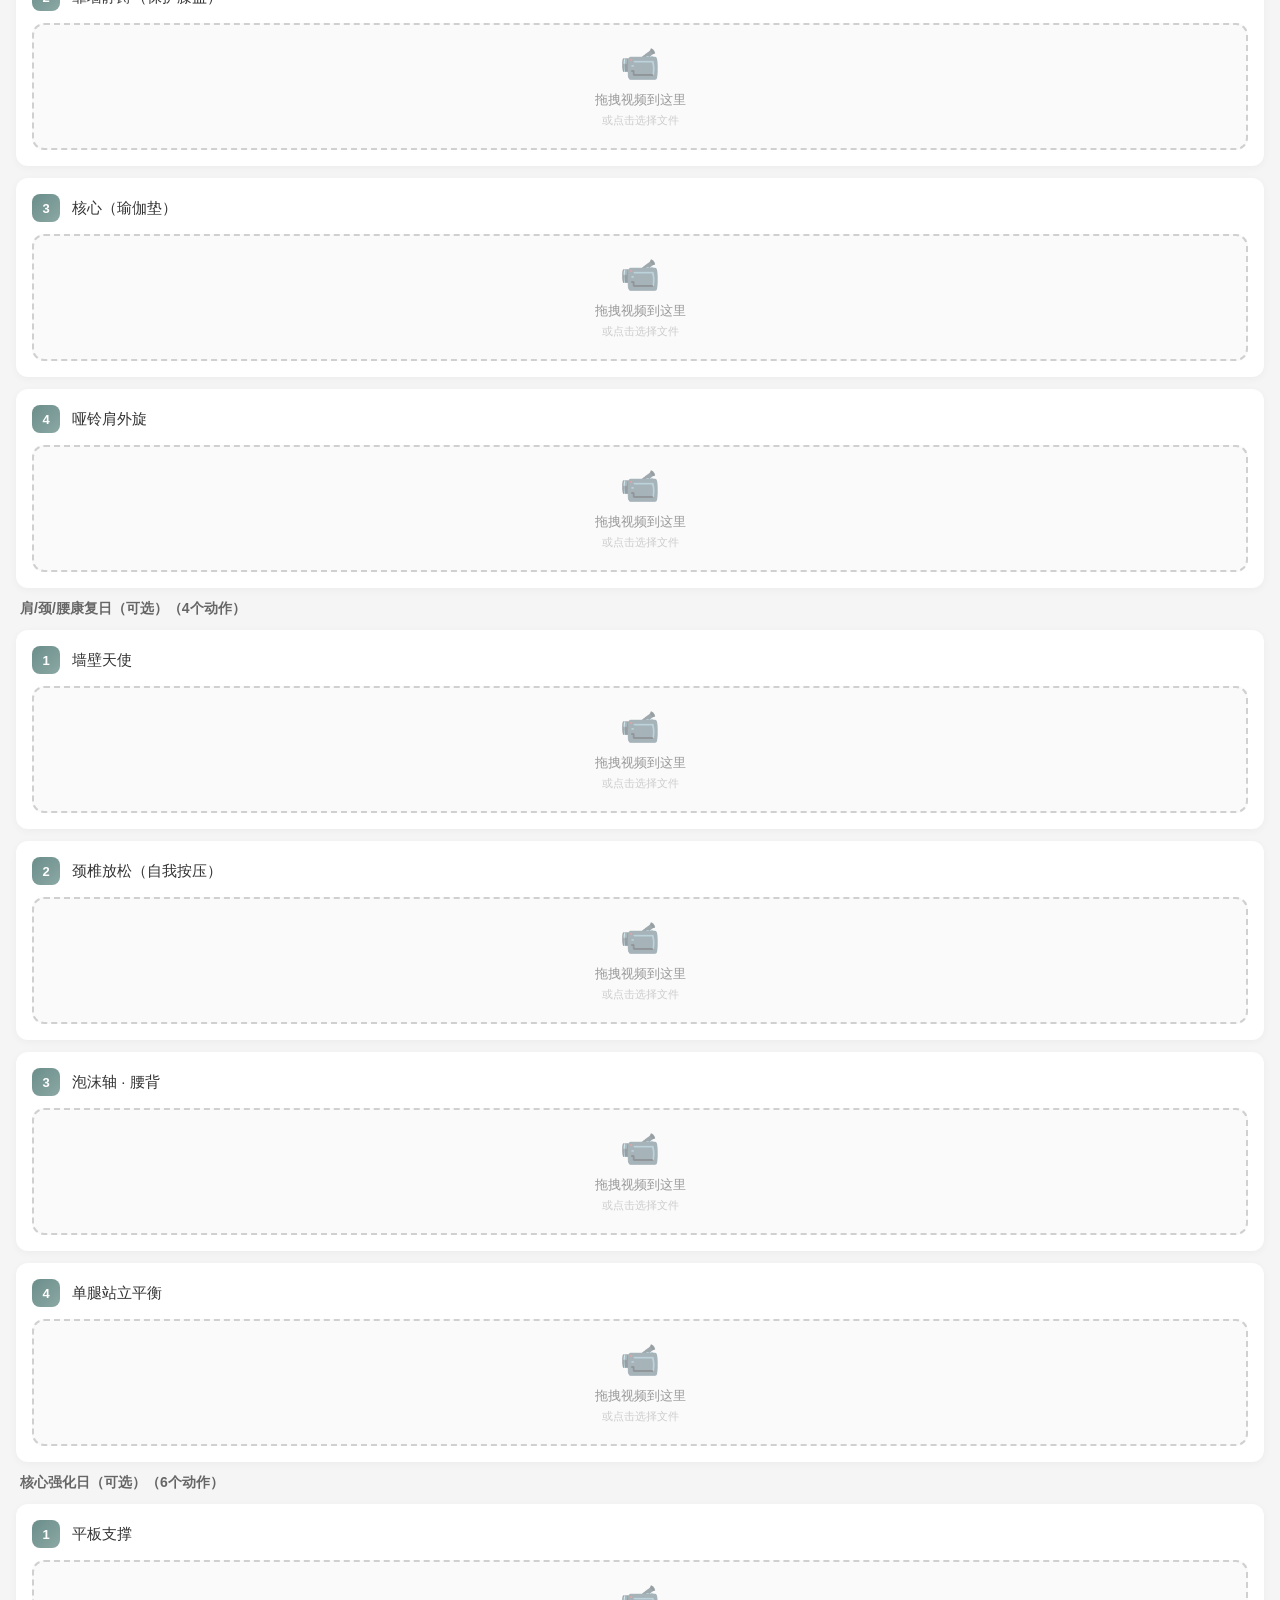
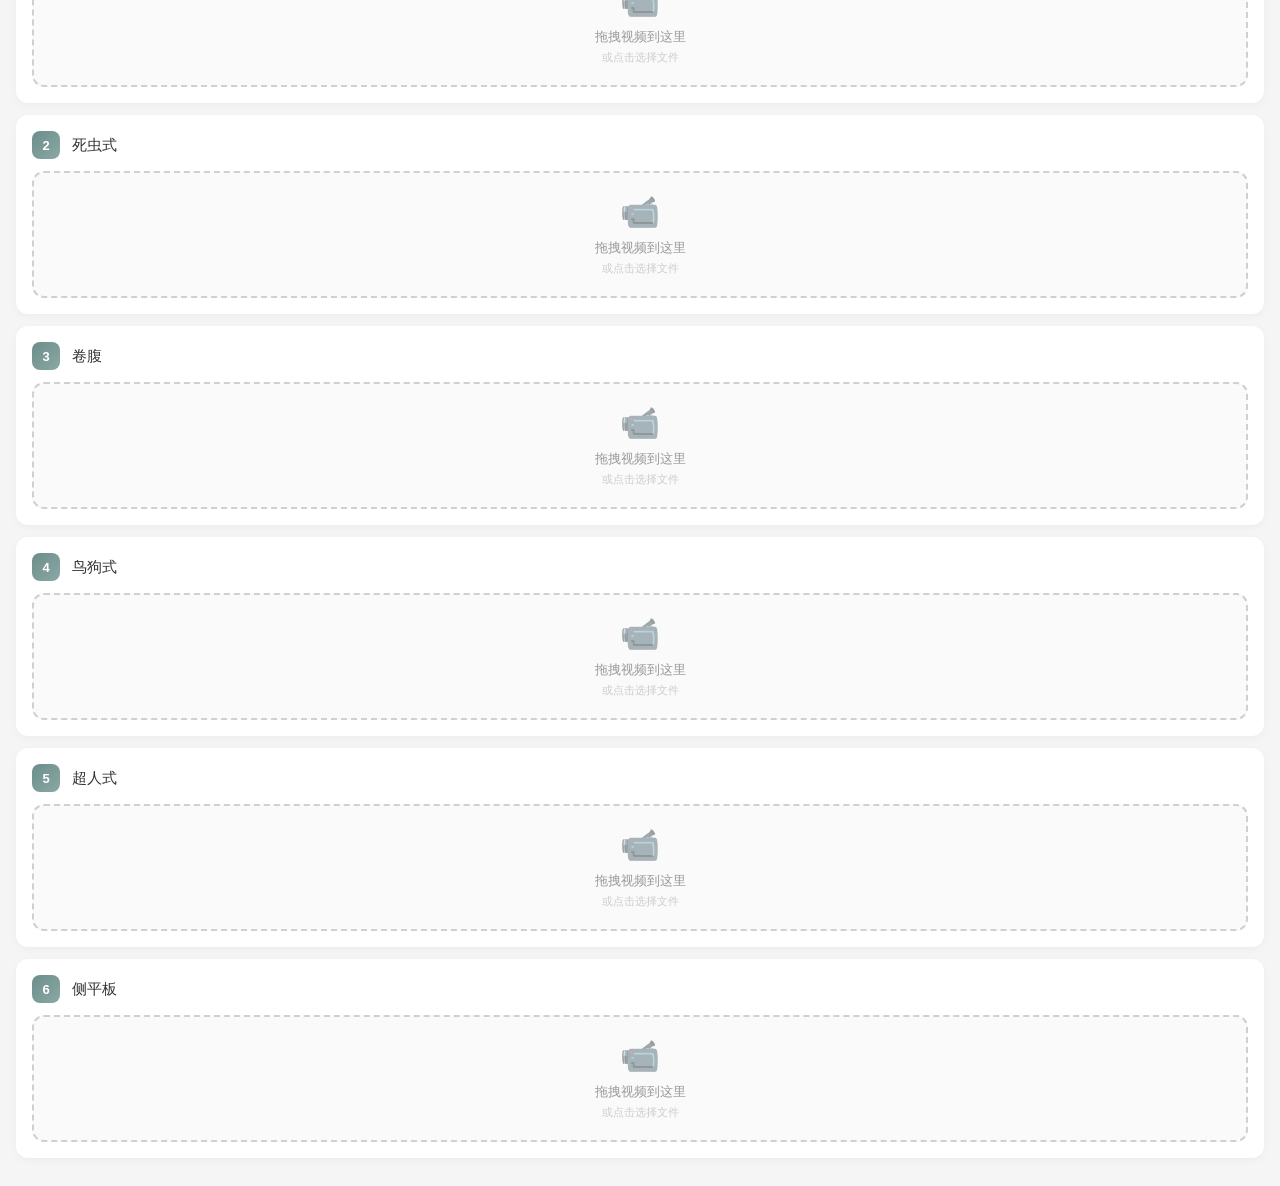
<file: 视频管理后台.html>
<!DOCTYPE html>
<html lang="zh-CN">
<head>
<meta charset="UTF-8">
<meta name="viewport" content="width=device-width, initial-scale=1.0, maximum-scale=1.0, user-scalable=no">
<title>视频管理后台</title>
<style>
  * {
    margin: 0;
    padding: 0;
    box-sizing: border-box;
    -webkit-tap-highlight-color: transparent;
  }

  body {
    font-family: -apple-system, BlinkMacSystemFont, "PingFang SC", "Microsoft YaHei", sans-serif;
    background: #F5F5F5;
    color: #333;
    min-height: 100vh;
  }

  .admin-header {
    background: linear-gradient(135deg, #6B8E8B, #8BA8A4);
    color: #FFFFFF;
    padding: 20px;
    position: sticky;
    top: 0;
    z-index: 100;
    box-shadow: 0 2px 10px rgba(0, 0, 0, 0.1);
  }

  .admin-title {
    font-size: 18px;
    font-weight: 600;
    margin-bottom: 8px;
  }

  .admin-subtitle {
    font-size: 12px;
    opacity: 0.85;
  }

  .admin-tabs {
    display: flex;
    gap: 8px;
    margin-top: 12px;
    overflow-x: auto;
    scrollbar-width: none;
  }

  .admin-tabs::-webkit-scrollbar {
    display: none;
  }

  .admin-tab {
    padding: 6px 14px;
    background: rgba(255, 255, 255, 0.2);
    border-radius: 16px;
    font-size: 13px;
    cursor: pointer;
    white-space: nowrap;
    border: 1px solid rgba(255, 255, 255, 0.3);
  }

  .admin-tab.active {
    background: #FFFFFF;
    color: #6B8E8B;
    font-weight: 500;
  }

  .admin-content {
    padding: 16px;
  }

  .section-title {
    font-size: 14px;
    font-weight: 600;
    color: #666;
    margin-bottom: 12px;
    padding-left: 4px;
  }

  .move-item {
    background: #FFFFFF;
    border-radius: 12px;
    padding: 16px;
    margin-bottom: 12px;
    box-shadow: 0 2px 8px rgba(0, 0, 0, 0.04);
  }

  .move-item-header {
    display: flex;
    align-items: center;
    gap: 12px;
    margin-bottom: 12px;
  }

  .move-num {
    width: 28px;
    height: 28px;
    background: linear-gradient(135deg, #6B8E8B, #8BA8A4);
    color: #FFFFFF;
    border-radius: 8px;
    display: flex;
    align-items: center;
    justify-content: center;
    font-size: 13px;
    font-weight: 600;
    flex-shrink: 0;
  }

  .move-name {
    font-size: 15px;
    font-weight: 500;
    color: #333;
    flex: 1;
    word-break: break-word;
  }

  .move-meta {
    font-size: 12px;
    color: #999;
    flex-shrink: 0;
  }

  .drop-zone {
    border: 2px dashed #D0D0D0;
    border-radius: 12px;
    padding: 20px;
    text-align: center;
    cursor: pointer;
    transition: all 0.2s;
    background: #FAFAFA;
    min-height: 100px;
    display: flex;
    flex-direction: column;
    align-items: center;
    justify-content: center;
  }

  .drop-zone:hover, .drop-zone.dragover {
    border-color: #6B8E8B;
    background: #F0F5F4;
  }

  .drop-zone.has-video {
    border-color: #8BA8A4;
    background: #F0F5F4;
  }

  .drop-zone-icon {
    font-size: 32px;
    margin-bottom: 8px;
    opacity: 0.5;
  }

  .drop-zone-text {
    font-size: 13px;
    color: #999;
  }

  .drop-zone-hint {
    font-size: 11px;
    color: #CCC;
    margin-top: 4px;
  }

  .video-preview {
    width: 100%;
    max-height: 200px;
    border-radius: 8px;
    margin-bottom: 8px;
  }

  .video-controls {
    display: flex;
    gap: 8px;
    margin-top: 12px;
  }

  .btn {
    padding: 10px 16px;
    border: none;
    border-radius: 8px;
    font-size: 13px;
    font-weight: 500;
    cursor: pointer;
    flex: 1;
  }

  .btn-save {
    background: linear-gradient(135deg, #6B8E8B, #8BA8A4);
    color: #FFFFFF;
  }

  .btn-delete {
    background: #F5F5F5;
    color: #E74C3C;
    border: 1px solid #E74C3C;
  }

  .btn-preview {
    background: #F0F5F4;
    color: #6B8E8B;
    border: 1px solid #8BA8A4;
  }

  .btn:active {
    transform: scale(0.96);
  }

  .admin-footer {
    padding: 20px;
    text-align: center;
    color: #999;
    font-size: 12px;
  }

  .back-btn {
    display: inline-block;
    padding: 8px 16px;
    background: rgba(255, 255, 255, 0.2);
    color: #FFFFFF;
    text-decoration: none;
    border-radius: 8px;
    font-size: 13px;
    margin-top: 8px;
  }

  .empty-state {
    text-align: center;
    padding: 60px 20px;
    color: #999;
  }

  .empty-icon {
    font-size: 48px;
    margin-bottom: 12px;
  }

  .preview-overlay {
    position: fixed;
    top: 0;
    left: 0;
    width: 100%;
    height: 100%;
    background: rgba(0, 0, 0, 0.9);
    z-index: 200;
    display: flex;
    flex-direction: column;
    align-items: center;
    justify-content: center;
    padding: 20px;
  }

  .preview-modal {
    width: 100%;
    max-width: 600px;
    background: #FFFFFF;
    border-radius: 16px;
    overflow: hidden;
  }

  .preview-header {
    display: flex;
    justify-content: space-between;
    align-items: center;
    padding: 16px 20px;
    background: linear-gradient(135deg, #6B8E8B, #8BA8A4);
    color: #FFFFFF;
  }

  .preview-title {
    font-size: 15px;
    font-weight: 500;
  }

  .preview-close {
    width: 32px;
    height: 32px;
    border-radius: 50%;
    background: rgba(255, 255, 255, 0.2);
    border: none;
    color: #FFFFFF;
    font-size: 18px;
    cursor: pointer;
    display: flex;
    align-items: center;
    justify-content: center;
  }

  .preview-content {
    padding: 0;
    background: #000;
  }

  .preview-video {
    width: 100%;
    max-height: 400px;
    border: none;
  }

  .stats-bar {
    display: flex;
    gap: 16px;
    padding: 12px 16px;
    background: #FFFFFF;
    border-radius: 12px;
    margin-bottom: 16px;
    box-shadow: 0 2px 8px rgba(0, 0, 0, 0.04);
  }

  .stat-item {
    flex: 1;
    text-align: center;
  }

  .stat-num {
    font-size: 20px;
    font-weight: 600;
    color: #6B8E8B;
  }

  .stat-label {
    font-size: 11px;
    color: #999;
    margin-top: 2px;
  }
</style>
</head>
<body>

<div class="admin-header">
  <div class="admin-title">🎬 视频管理后台</div>
  <div class="admin-subtitle">拖拽视频文件到对应动作，数据保存在本地</div>
  <a href="减脂训练日跟练_三分化.html" class="back-btn">← 返回训练页</a>
</div>

<div class="admin-content">
  <div class="stats-bar">
    <div class="stat-item">
      <div class="stat-num" id="totalMoves">0</div>
      <div class="stat-label">总动作数</div>
    </div>
    <div class="stat-item">
      <div class="stat-num" id="videoCount">0</div>
      <div class="stat-label">已添加视频</div>
    </div>
  </div>
  <div id="moveList"></div>
</div>

<div class="preview-overlay" id="previewOverlay" style="display:none;" onclick="closePreview()">
  <div class="preview-modal" onclick="event.stopPropagation()">
    <div class="preview-header">
      <div class="preview-title" id="previewTitle">视频预览</div>
      <button class="preview-close" onclick="closePreview()">×</button>
    </div>
    <div class="preview-content">
      <video id="previewVideoElement" class="preview-video" controls playsinline></video>
    </div>
  </div>
</div>

<script src="data.js"></script>

<script>
  const STORAGE_KEY = 'fitness_videos';
  const MAX_VIDEO_SIZE = 50 * 1024 * 1024; // 50MB限制

  function loadVideoData() {
    try {
      const data = localStorage.getItem(STORAGE_KEY);
      return data ? JSON.parse(data) : {};
    } catch (e) {
      return {};
    }
  }

  function saveVideoData(data) {
    try {
      localStorage.setItem(STORAGE_KEY, JSON.stringify(data));
    } catch (e) {
      alert('存储空间不足，请清理浏览器缓存后重试');
    }
  }

  function getAllMoves() {
    const moves = [];
    
    // 收集早晨训练动作
    if (FIT.weekly) {
      FIT.weekly.forEach(function(day) {
        if (day.morning && day.morning.items) {
          day.morning.items.forEach(function(item) {
            if (typeof item === 'string') {
              moves.push({ name: item, category: day.morning.title, source: 'morning' });
            }
          });
        }
      });
    }
    
    // 收集晚间训练动作
    if (FIT.plans) {
      Object.keys(FIT.plans).forEach(function(key) {
        const plan = FIT.plans[key];
        if (plan.moves) {
          plan.moves.forEach(function(move) {
            if (typeof move === 'string') {
              moves.push({ name: move, category: plan.title, source: 'plan' });
            } else if (move && move.name) {
              moves.push({ name: move.name, category: plan.title, source: 'plan' });
            }
          });
        }
      });
    }
    
    // 去重
    const seen = {};
    return moves.filter(function(m) {
      if (seen[m.name]) return false;
      seen[m.name] = true;
      return true;
    });
  }

  function handleDrop(e, moveName) {
    e.preventDefault();
    e.stopPropagation();
    e.currentTarget.classList.remove('dragover');
    
    const files = e.dataTransfer.files;
    if (files.length === 0) return;
    
    const file = files[0];
    if (!file.type.startsWith('video/')) {
      alert('请上传视频文件');
      return;
    }
    
    if (file.size > MAX_VIDEO_SIZE) {
      alert('视频文件过大（最大50MB），请压缩后再试');
      return;
    }
    
    const reader = new FileReader();
    reader.onload = function(event) {
      const videoData = {
        blob: event.target.result,
        name: file.name,
        size: file.size,
        type: file.type,
        time: Date.now()
      };
      
      const data = loadVideoData();
      data[moveName] = videoData;
      saveVideoData(data);
      
      renderMoveList();
      updateStats();
    };
    reader.readAsDataURL(file);
  }

  function handleDragOver(e) {
    e.preventDefault();
    e.currentTarget.classList.add('dragover');
  }

  function handleDragLeave(e) {
    e.currentTarget.classList.remove('dragover');
  }

  function deleteVideo(moveName) {
    if (!confirm('确定删除这个视频吗？')) return;
    
    const data = loadVideoData();
    delete data[moveName];
    saveVideoData(data);
    
    renderMoveList();
    updateStats();
  }

  function previewVideo(moveName) {
    const data = loadVideoData();
    const video = data[moveName];
    if (!video) return;
    
    document.getElementById('previewTitle').textContent = moveName;
    document.getElementById('previewVideoElement').src = video.blob;
    document.getElementById('previewOverlay').style.display = 'flex';
  }

  function closePreview() {
    document.getElementById('previewVideoElement').pause();
    document.getElementById('previewOverlay').style.display = 'none';
  }

  function formatFileSize(bytes) {
    if (bytes < 1024) return bytes + ' B';
    if (bytes < 1024 * 1024) return (bytes / 1024).toFixed(1) + ' KB';
    return (bytes / (1024 * 1024)).toFixed(1) + ' MB';
  }

  function updateStats() {
    const allMoves = getAllMoves();
    const videoData = loadVideoData();
    const videoCount = Object.keys(videoData).length;
    
    document.getElementById('totalMoves').textContent = allMoves.length;
    document.getElementById('videoCount').textContent = videoCount;
  }

  function renderMoveList() {
    const container = document.getElementById('moveList');
    const allMoves = getAllMoves();
    const videoData = loadVideoData();
    
    if (allMoves.length === 0) {
      container.innerHTML = '<div class="empty-state"><div class="empty-icon">📭</div><div>暂无动作数据</div></div>';
      return;
    }
    
    let html = '';
    
    // 按分类分组
    const grouped = {};
    allMoves.forEach(function(m) {
      if (!grouped[m.category]) {
        grouped[m.category] = [];
      }
      grouped[m.category].push(m);
    });
    
    Object.keys(grouped).forEach(function(category) {
      html += '<div class="section-title">' + category + '（' + grouped[category].length + '个动作）</div>';
      
      grouped[category].forEach(function(move, index) {
        const video = videoData[move.name];
        const hasVideo = !!video;
        
        html += '<div class="move-item">' +
                '<div class="move-item-header">' +
                '<div class="move-num">' + (index + 1) + '</div>' +
                '<div class="move-name">' + move.name + '</div>' +
                '</div>' +
                
                '<div class="drop-zone ' + (hasVideo ? 'has-video' : '') + '" ' +
                'id="drop-' + index + '" ' +
                'ondrop="handleDrop(event, \'' + move.name.replace(/'/g, "\\'") + '\')" ' +
                'ondragover="handleDragOver(event)" ' +
                'ondragleave="handleDragLeave(event)">';
        
        if (hasVideo) {
          html += '<div style="width:100%;text-align:center;">' +
                  '<div style="font-size:13px;color:#6B8E8B;font-weight:500;">✓ 已添加视频</div>' +
                  '<div style="font-size:11px;color:#999;margin-top:4px;">' + video.name + '（' + formatFileSize(video.size) + '）</div>' +
                  '</div>';
        } else {
          html += '<div class="drop-zone-icon">📹</div>' +
                  '<div class="drop-zone-text">拖拽视频到这里</div>' +
                  '<div class="drop-zone-hint">或点击选择文件</div>';
        }
        
        html += '</div>';
        
        if (hasVideo) {
          html += '<div class="video-controls">' +
                  '<button class="btn btn-preview" onclick="previewVideo(\'' + move.name.replace(/'/g, "\\'") + '\')">▶️ 预览</button>' +
                  '<button class="btn btn-delete" onclick="deleteVideo(\'' + move.name.replace(/'/g, "\\'") + '\')">🗑️ 删除</button>' +
                  '</div>';
        }
        
        html += '</div>';
      });
    });
    
    container.innerHTML = html;
  }

  // 点击选择文件
  document.addEventListener('click', function(e) {
    const dropZone = e.target.closest('.drop-zone');
    if (dropZone && !dropZone.classList.contains('has-video')) {
      const input = document.createElement('input');
      input.type = 'file';
      input.accept = 'video/*';
      input.onchange = function() {
        if (input.files.length > 0) {
          const dt = new DataTransfer();
          dt.items.add(input.files[0]);
          const fakeEvent = {
            preventDefault: function() {},
            stopPropagation: function() {},
            dataTransfer: dt,
            currentTarget: dropZone
          };
          const moveName = dropZone.id.replace('drop-', '');
          const allMoves = getAllMoves();
          if (allMoves[parseInt(moveName)]) {
            handleDrop(fakeEvent, allMoves[parseInt(moveName)].name);
          }
        }
      };
      input.click();
    }
  });

  window.handleDrop = handleDrop;
  window.handleDragOver = handleDragOver;
  window.handleDragLeave = handleDragLeave;
  window.previewVideo = previewVideo;
  window.closePreview = closePreview;
  window.deleteVideo = deleteVideo;

  updateStats();
  renderMoveList();
</script>

</body>
</html>
</file>
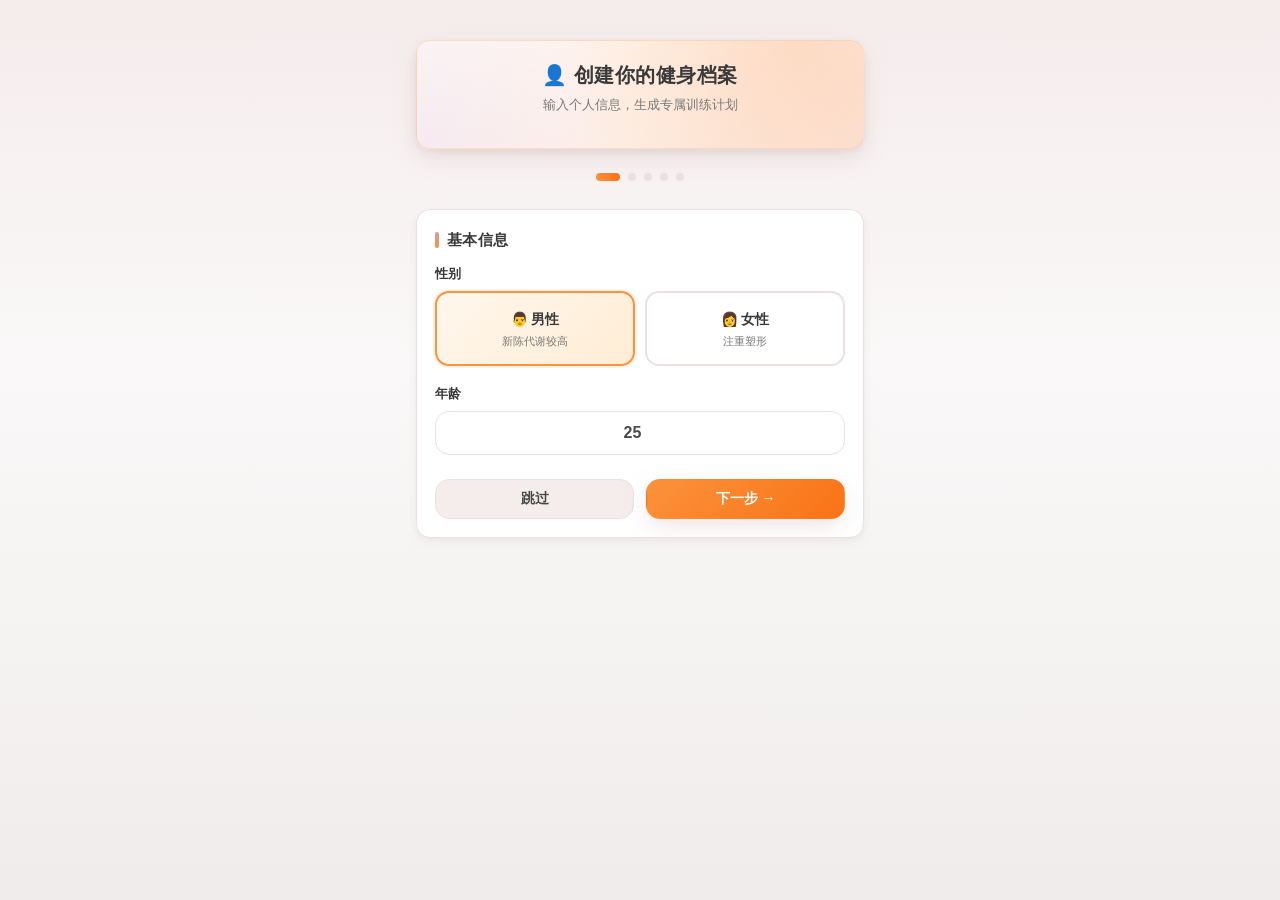
<file: 饮食参考.html>
<!DOCTYPE html>
<html lang="zh-CN">
<head>
<meta charset="UTF-8">
<meta name="viewport" content="width=device-width,initial-scale=1,maximum-scale=1,user-scalable=no">
<meta name="theme-color" content="#FAF8F8">
<link rel="manifest" href="manifest.json">
<title>饮食参考 · 减脂计划</title>
<link rel="stylesheet" href="shared.css">
<style>
.recipe-card{background:var(--surface);border-radius:var(--radius-sm);padding:14px;margin:10px 0;position:relative;overflow:hidden;border:1px solid var(--border)}
.recipe-card::before{content:'';position:absolute;left:0;top:0;bottom:0;width:4px;border-radius:4px 0 0 4px}
.recipe-card.breakfast::before{background:var(--warn)}
.recipe-card.lunch::before{background:var(--pull)}
.recipe-card.dinner::before{background:var(--recovery)}
.recipe-card.snack::before{background:var(--success)}
.recipe-title{font-size:15px;font-weight:700;margin-bottom:4px;color:var(--text-strong)}
.recipe-title span{font-size:12px;font-weight:400;color:var(--sub);margin-left:8px}
.recipe-stats{display:flex;gap:8px;margin:8px 0;flex-wrap:wrap}
.recipe-stat{font-size:11px;padding:4px 10px;border-radius:var(--radius-pill);font-weight:600}
.rs-cal{background:rgba(196,168,139,.12);color:var(--push)}
.rs-pro{background:rgba(139,155,168,.12);color:var(--pull)}
.rs-carb{background:rgba(196,168,139,.12);color:var(--warn)}
.rs-fat{background:rgba(155,168,155,.12);color:var(--success)}
.rs-time{background:rgba(168,155,168,.12);color:var(--recovery)}
.recipe-ingredients{font-size:13px;color:var(--text);margin:8px 0;line-height:1.7}
.recipe-ingredients b{color:var(--text-strong)}
.recipe-steps{font-size:13px;color:var(--sub);line-height:1.6;margin-top:6px}
.recipe-steps div{padding:3px 0 3px 14px;text-indent:-14px}
.recipe-steps div::before{content:'➤ ';color:var(--primary);font-size:11px}

.food-card{background:var(--surface);border-radius:var(--radius-sm);padding:12px;margin:8px 0;border-left:4px solid var(--success)}
.food-card.bad{border-left-color:var(--danger)}
.food-card.warn{border-left-color:var(--warn)}
.food-name{font-size:14px;font-weight:700;color:var(--text-strong);margin-bottom:3px}
.food-meta{font-size:12px;color:var(--sub);margin-bottom:4px}
.food-meta span{margin-right:10px}
.food-desc{font-size:12px;color:var(--sub);line-height:1.5}

.nutr-table{width:100%;border-collapse:collapse;font-size:13px;margin:8px 0}
.nutr-table th{background:var(--surface);padding:8px 10px;font-size:12px;color:var(--sub);font-weight:600;border-bottom:2px solid var(--border)}
.nutr-table td{padding:8px 10px;border-bottom:1px solid var(--border);font-size:13px}
.nutr-table tr:last-child td{border-bottom:none}

.tag{display:inline-block;padding:3px 8px;border-radius:var(--radius-pill);font-size:11px;font-weight:600;margin:2px 3px}
.tag-g{background:rgba(155,168,155,.12);color:var(--success)}
.tag-r{background:rgba(168,139,139,.12);color:var(--danger)}
.tag-w{background:rgba(196,168,139,.12);color:var(--warn)}
.tag-b{background:rgba(139,155,168,.12);color:var(--pull)}

.tip-box{background:rgba(155,168,155,.08);border:1px solid rgba(155,168,155,.2);border-radius:var(--radius-sm);padding:10px 12px;margin:10px 0;font-size:13px;color:var(--text);line-height:1.6;border-left:4px solid var(--success)}
.warn-box{background:rgba(196,168,139,.08);border:1px solid rgba(196,168,139,.2);border-radius:var(--radius-sm);padding:10px 12px;margin:10px 0;font-size:13px;color:var(--text);line-height:1.6;border-left:4px solid var(--warn)}
.danger-box{background:rgba(168,139,139,.08);border:1px solid rgba(168,139,139,.2);border-radius:var(--radius-sm);padding:10px 12px;margin:10px 0;font-size:13px;color:var(--text);line-height:1.6;border-left:4px solid var(--danger)}

.collapse-header{cursor:pointer;user-select:none;display:flex;align-items:center;gap:8px;font-size:14px;font-weight:600;color:var(--text-strong);padding:8px 0}
.collapse-header::before{content:'▶';font-size:11px;color:var(--primary);transition:transform .2s}
.collapse-header.open::before{transform:rotate(90deg)}
.collapse-body{overflow:hidden;transition:max-height .3s;max-height:0}
.collapse-body.open{max-height:2000px}

.footer{padding:20px 0 10px;text-align:center;font-size:12px;color:var(--sub)}
</style>
</head>
<body>
<script>window.PAGE_META = { key: 'diet', dark: false, title: '饮食参考' };</script>

<main class="container">

<h1 class="page-title">🍽️ 饮食参考</h1>
<div style="text-align:center;font-size:13px;color:var(--sub);margin-bottom:16px">具体食谱 · 分量克重 · 热量营养 · 做法步骤<br>当前阶段：83.25kg → 目标63-70kg · 减脂期</div>

<!-- ===== 你的每日营养目标 ===== -->
<section class="card">
<h2>📊 你的每日营养目标</h2>
<table class="nutr-table">
<tr><th>项目</th><th>数值</th><th>说明</th></tr>
<tr><td>每日热量</td><td><b style="color:var(--push)">1800–2000 kcal</b></td><td>缺口400-500kcal</td></tr>
<tr><td>蛋白质</td><td><b style="color:var(--pull)">98–122g</b></td><td>瘦体重61kg×1.6-2.0g</td></tr>
<tr><td>碳水</td><td><b style="color:var(--warn)">100–150g</b></td><td>训练日偏多·休息日偏少</td></tr>
<tr><td>脂肪</td><td><b style="color:var(--success)">45–60g</b></td><td>坚果·橄榄油·蛋黄</td></tr>
</table>
<div class="tip-box">
  💡 <b>实操建议：</b>每天至少吃到 <b>100g蛋白质</b>。差多少用蛋白粉补（一勺约24g）。碳水化合物不要完全断，晚餐保留50g以内，帮助睡眠。
</div>
</section>

<!-- ===== 食物红绿灯 ===== -->
<section class="card">
<h2>🚦 食物红绿灯（更新版）</h2>

<div style="margin:10px 0">
  <b style="color:var(--success);font-size:14px">🟢 绿灯 — 随便吃·多吃</b>
  <div style="font-size:13px;color:var(--text);line-height:1.8;margin-top:6px">
    <b style="color:var(--text-strong)">蔬菜类：</b>丝瓜、苋菜、菠菜、生菜、黄瓜、蘑菇/菌类（香菇·金针菇·杏鲍菇·木耳）、西兰花（如果你不讨厌）<br>
    <b style="color:var(--text-strong)">蛋白质：</b>鸡蛋（全蛋）、鸡胸肉、瘦牛肉、虾仁、豆腐、豆浆<br>
    <b style="color:var(--text-strong)">主食：</b>玉米、南瓜、红薯、燕麦、糙米<br>
    <b style="color:var(--text-strong)">奶制品：</b>牛奶、无糖酸奶
  </div>
</div>

<div style="margin:10px 0">
  <b style="color:var(--warn);font-size:14px">🟡 黄灯 — 少吃·偶尔吃</b>
  <div style="font-size:13px;color:var(--text);line-height:1.8;margin-top:6px">
    <b style="color:var(--text-strong)">水果：</b>苹果、橙子、莓类（每天不超过200g；香蕉偏高糖，少吃）<br>
    <b style="color:var(--text-strong)">主食：</b>白米饭、白面条、白面包（升糖快，尽量替换成粗粮）<br>
    <b style="color:var(--text-strong)">零食：</b>黑巧克力（可可≥70%，每天最多10g）、坚果（每天最多20g）
  </div>
</div>

<div style="margin:10px 0">
  <b style="color:var(--danger);font-size:14px">🔴 红灯 — 不吃·尽量避免</b>
  <div style="font-size:13px;color:var(--text);line-height:1.8;margin-top:6px">
    <b style="color:var(--text-strong)">加工肉：</b>火腿肠、热狗、培根、午餐肉（高钠·添加剂多·一类致癌物）<br>
    <b style="color:var(--text-strong)">传统腌制食品：</b>腊肠、腊肉、咸鸭蛋、皮蛋（高钠·高盐·防腐剂·减脂期不推荐）<br>
    <b style="color:var(--text-strong)">油炸：</b>炸鸡、薯条、油条<br>
    <b style="color:var(--text-strong)">甜食：</b>蛋糕、饼干、奶茶、碳酸饮料<br>
    <b style="color:var(--text-strong)">酒精：</b>啤酒（液体面包）、白酒（高热量零营养）
  </div>
</div>

<div class="danger-box">
  ⚠️ <b>关于腊肠/腊肉/咸鸭蛋/皮蛋：</b>这些都是高钠高盐传统腌制食品。100g腊肠约500大卡（脂肪40%+），1个咸鸭蛋钠含量占全天一半以上。减脂期<b>完全不吃</b>；如果家里有、实在想吃，腊肠最多吃1-2薄片（当调味），咸鸭蛋只吃蛋白不吃蛋黄，皮蛋最多半个。频率控制在<b>每月不超过1次</b>。
</div>
</section>

<!-- ===== 早餐食谱 ===== -->
<section class="card">
<h2>🌅 早餐食谱（9:00 · ~370 kcal）</h2>
<p style="font-size:13px;color:var(--sub);margin-bottom:10px">目标：蛋白质20-25g，碳水30-40g，为上午提供能量</p>

<div class="recipe-card breakfast">
  <div class="recipe-title">方案A · 鸡蛋+牛奶+麦片 <span>最推荐·操作简单</span></div>
  <div class="recipe-stats">
    <span class="recipe-stat rs-cal">~370 kcal</span>
    <span class="recipe-stat rs-pro">蛋白质 27g</span>
    <span class="recipe-stat rs-carb">碳水 35g</span>
    <span class="recipe-stat rs-time">10分钟</span>
  </div>
  <div class="recipe-ingredients">
    <b>食材（精确到克）：</b><br>
    鸡蛋 3个（全蛋，约150g）· 牛奶 250ml · 即食麦片 40g（干重）· 可加蓝莓10颗（约30g，可选）
  </div>
  <div class="recipe-steps">
    <div>鸡蛋：水煮（冷水下锅，水开后计时8分钟=溏心，10分钟=全熟）或煎（少油）</div>
    <div>麦片：加热水或热牛奶泡3分钟，搅一搅即可吃</div>
    <div>牛奶：直接喝，或倒进麦片里一起泡</div>
  </div>
  <div class="tip-box" style="margin-top:8px">
    💡 3个全蛋不用怕胆固醇。最新研究显示：健康人每天吃3个鸡蛋不影响血脂，反而提供高质量蛋白和胆碱。
  </div>
</div>

<div class="recipe-card breakfast">
  <div class="recipe-title">方案B · 鸡蛋+玉米+豆浆 <span>换口味·更扛饿</span></div>
  <div class="recipe-stats">
    <span class="recipe-stat rs-cal">~350 kcal</span>
    <span class="recipe-stat rs-pro">蛋白质 22g</span>
    <span class="recipe-stat rs-carb">碳水 40g</span>
    <span class="recipe-stat rs-time">10分钟</span>
  </div>
  <div class="recipe-ingredients">
    <b>食材：</b><br>
    鸡蛋 2个（100g）· 玉米 1根（约200g，可煮熟冷藏备餐）· 无糖豆浆 300ml
  </div>
  <div class="recipe-steps">
    <div>鸡蛋：煮或煎</div>
    <div>玉米：提前备餐煮好，早上微波2分钟</div>
    <div>豆浆：微波炉加热2分钟（不要煮沸溢出）</div>
  </div>
</div>

<div class="recipe-card breakfast">
  <div class="recipe-title">方案C · 隔夜燕麦杯 <span>前一晚准备·早上直接吃</span></div>
  <div class="recipe-stats">
    <span class="recipe-stat rs-cal">~330 kcal</span>
    <span class="recipe-stat rs-pro">蛋白质 23g</span>
    <span class="recipe-stat rs-carb">碳水 38g</span>
    <span class="recipe-stat rs-time">前一晚5分钟</span>
  </div>
  <div class="recipe-ingredients">
    <b>食材：</b><br>
    即食燕麦 40g · 牛奶 200ml · 无糖酸奶 100g · 可加蓝莓/草莓（约30g）
  </div>
  <div class="recipe-steps">
    <div>前一晚：燕麦+牛奶+酸奶混合，搅拌，盖好放冰箱</div>
    <div>早上：直接拿出吃，口感像布丁</div>
    <div>冬天：早上微波30秒加热吃</div>
  </div>
</div>
</section>

<!-- ===== 午餐食谱 ===== -->
<section class="card">
<h2>☀️ 午餐食谱（12:00 · ~550 kcal）</h2>
<p style="font-size:13px;color:var(--sub);margin-bottom:10px">公司盒饭为主。以下策略帮你吃对。</p>

<div class="warn-box">
  ⚠️ <b>公司盒饭生存指南：</b>米饭只吃半份（约100g）→ 多夹瘦肉和青菜 → 避开红烧/糖醋/油炸 → 如果菜太油，用清汤涮一下再吃
</div>

<div style="margin:12px 0">
  <h3 style="font-size:14px;font-weight:700;color:var(--text-strong);margin-bottom:8px">盒饭常见菜 · 蛋白质含量参考</h3>
  <table class="nutr-table">
  <tr><th>菜名</th><th>一份约重</th><th>蛋白质</th><th>建议</th></tr>
  <tr><td>清蒸鸡胸/瘦肉</td><td>80g</td><td style="color:var(--pull)">~17g</td><td><span class="tag tag-g">优选</span></td></tr>
  <tr><td>红烧肉/排骨</td><td>80g</td><td style="color:var(--pull)">~12g</td><td><span class="tag tag-w">少吃·太油</span></td></tr>
  <tr><td>蒸蛋/水蒸蛋</td><td>100g</td><td style="color:var(--pull)">~13g</td><td><span class="tag tag-g">优选</span></td></tr>
  <tr><td>豆腐菜</td><td>100g</td><td style="color:var(--pull)">~10g</td><td><span class="tag tag-g">优选</span></td></tr>
  <tr><td>炒青菜</td><td>100g</td><td style="color:var(--pull)">~2g</td><td><span class="tag tag-g">多吃</span></td></tr>
  <tr><td>米饭（半份）</td><td>100g</td><td>—</td><td><span class="tag tag-w">减半吃</span></td></tr>
  </table>
</div>

<div class="tip-box">
  💡 <b>蛋白质补强：</b>如果盒饭蛋白质不够（＜15g），下午加一个煮鸡蛋或一勺蛋白粉，确保全天吃到100g蛋白质。
</div>
</section>

<!-- ===== 晚餐食谱 ===== -->
<section class="card">
<h2>🌙 晚餐食谱（19:00 · ~480 kcal）</h2>
<p style="font-size:13px;color:var(--sub);margin-bottom:10px">晚餐是你完全控制的 meals。目标：蛋白质40-50g + 蔬菜300g + 主食50g内</p>

<div class="recipe-card dinner">
  <div class="recipe-title">方案A · 香煎鸡胸肉 + 炒蔬菜 <span>最受欢迎</span></div>
  <div class="recipe-stats">
    <span class="recipe-stat rs-cal">~460 kcal</span>
    <span class="recipe-stat rs-pro">蛋白质 50g</span>
    <span class="recipe-stat rs-carb">碳水 20g</span>
    <span class="recipe-stat rs-time">15分钟</span>
  </div>
  <div class="recipe-ingredients">
    <b>食材：</b><br>
    鸡胸肉 200g（生重）· 蔬菜300g（丝瓜/苋菜/菠菜，任选）· 玉米半根（约80g）或南瓜150g · 橄榄油 5g（约1茶匙）
  </div>
  <div class="recipe-steps">
    <div><b>鸡胸肉不柴秘诀：</b>提前用4%盐水腌30分钟（500ml水+20g盐），或超市买已腌好的</div>
    <div>平底锅少油中火，鸡胸肉每面煎2分钟至表面金黄</div>
    <div>盖锅盖，关火，焖3分钟 → 出锅多汁不柴</div>
    <div>蔬菜：同锅（或另起锅）快炒2-3分钟，少油少盐</div>
    <div>主食：玉米微波2分钟，或南瓜蒸10分钟（可备餐一次蒸好3天的）</div>
  </div>
</div>

<div class="recipe-card dinner">
  <div class="recipe-title">方案B · 瘦牛肉快炒 + 蔬菜 <span>补铁·味道好</span></div>
  <div class="recipe-stats">
    <span class="recipe-stat rs-cal">~500 kcal</span>
    <span class="recipe-stat rs-pro">蛋白质 52g</span>
    <span class="recipe-stat rs-carb">碳水 20g</span>
    <span class="recipe-stat rs-time">15分钟</span>
  </div>
  <div class="recipe-ingredients">
    <b>食材：</b><br>
    瘦牛肉 200g（牛里脊/后腿肉，脂肪含量＜5%）· 蔬菜300g · 玉米半根80g · 橄榄油5g · 生抽·黑胡椒
  </div>
  <div class="recipe-steps">
    <div>牛肉切薄片（逆纹切，口感嫩），用生抽+黑胡椒腌10分钟</div>
    <div>热锅少油，大火快炒牛肉至变色（约2分钟），盛出</div>
    <div>同锅炒蔬菜2-3分钟，最后倒回牛肉翻匀</div>
    <div>配玉米或南瓜吃</div>
  </div>
  <div class="tip-box" style="margin-top:8px">
    💡 瘦牛肉含铁丰富，减脂期女性容易缺铁，男性也要注意。比鸡胸肉味道好，但热量稍高。
  </div>
</div>

<div class="recipe-card dinner">
  <div class="recipe-title">方案C · 虾仁炒蛋 + 蔬菜 <span>快手·高蛋白</span></div>
  <div class="recipe-stats">
    <span class="recipe-stat rs-cal">~420 kcal</span>
    <span class="recipe-stat rs-pro">蛋白质 48g</span>
    <span class="recipe-stat rs-carb">碳水 18g</span>
    <span class="recipe-stat rs-time">10分钟</span>
  </div>
  <div class="recipe-ingredients">
    <b>食材：</b><br>
    虾仁 200g（生重，去皮）· 鸡蛋 2个（100g）· 蔬菜300g · 主食可选玉米/南瓜 · 橄榄油5g
  </div>
  <div class="recipe-steps">
    <div>虾仁解冻，用厨房纸吸干水分（重要！不溅油）</div>
    <div>热锅少油，先炒鸡蛋至半熟，盛出</div>
    <div>同锅炒虾仁至变色卷曲（约2分钟）</div>
    <div>倒回鸡蛋翻匀，加生抽调味</div>
    <div>蔬菜另锅快炒，或水煮蘸酱油</div>
  </div>
</div>

<div class="recipe-card dinner">
  <div class="recipe-title">方案D · 麻婆豆腐（减脂版）+ 蔬菜 <span>便宜·植物蛋白</span></div>
  <div class="recipe-stats">
    <span class="recipe-stat rs-cal">~380 kcal</span>
    <span class="recipe-stat rs-pro">蛋白质 36g</span>
    <span class="recipe-stat rs-carb">碳水 25g</span>
    <span class="recipe-stat rs-time">12分钟</span>
  </div>
  <div class="recipe-ingredients">
    <b>食材：</b><br>
    嫩豆腐 300g · 瘦猪肉末 50g（可选，增加风味）· 蔬菜200g · 主食：南瓜150g · 蒜末·生抽·辣椒粉（少量）
  </div>
  <div class="recipe-steps">
    <div>豆腐切小块，微波炉加热2分钟（去除豆腥味，更快）</div>
    <div>热锅少油，炒香蒜末+肉末（如有）</div>
    <div>加豆腐、生抽、少量水，小火焖3分钟</div>
    <div>出锅前撒辣椒粉（或不辣版省略）</div>
    <div>配大量蔬菜和主食吃</div>
  </div>
  <div class="tip-box" style="margin-top:8px">
    💡 豆腐热量低、蛋白质不错。缺点是氨基酸不完整，搭配鸡蛋或肉类一起吃，蛋白质质量更高。
  </div>
</div>

<div class="recipe-card dinner">
  <div class="recipe-title">方案E · 蘑菇炒牛肉 + 蔬菜 <span>菌类·鲜味足</span></div>
  <div class="recipe-stats">
    <span class="recipe-stat rs-cal">~480 kcal</span>
    <span class="recipe-stat rs-pro">蛋白质 48g</span>
    <span class="recipe-stat rs-carb">碳水 18g</span>
    <span class="recipe-stat rs-time">15分钟</span>
  </div>
  <div class="recipe-ingredients">
    <b>食材：</b><br>
    瘦牛肉 150g · 蘑菇/菌类 150g（香菇·金针菇·杏鲍菇任选）· 蔬菜150g · 主食：玉米半根80g · 橄榄油5g · 生抽·蚝油（少量）
  </div>
  <div class="recipe-steps">
    <div>蘑菇洗净切片（金针菇去根撕开）</div>
    <div>牛肉切片，用生抽腌10分钟</div>
    <div>热锅少油，先炒牛肉至变色，盛出</div>
    <div>同锅炒蘑菇，加少量蚝油提鲜，炒至蘑菇出水收干</div>
    <div>倒回牛肉翻匀，出锅</div>
  </div>
  <div class="tip-box" style="margin-top:8px">
    💡 <b>菌类随便吃：</b>蘑菇热量极低（100g约20-35大卡），膳食纤维高，增加饱腹感。金针菇还有助肠道健康。减脂友好！
  </div>
</div>

</section>

<!-- ===== 周末备餐 ===== -->
<section class="card">
<h2>📦 周日备餐指南（40分钟管一周）</h2>
<p style="font-size:13px;color:var(--sub);margin-bottom:10px">周日花40分钟准备，工作日每晚晚餐15分钟出餐</p>

<div style="font-size:13px;line-height:1.8">
  <div style="margin:8px 0"><b style="color:var(--push)">步骤1：</b>鸡胸肉用4%盐水腌30分钟（500ml水+20g盐），然后分装进保鲜盒，冷藏（3天内吃完）或冷冻</div>
  <div style="margin:8px 0"><b style="color:var(--push)">步骤2：</b>瘦牛肉切薄片/条，分装成200g一份，冷冻。吃前提前一晚放冷藏解冻</div>
  <div style="margin:8px 0"><b style="color:var(--push)">步骤3：</b>蔬菜洗净沥干，放进保鲜盒，冷藏（2-3天内吃完）。绿叶菜不要洗了再存，容易烂</div>
  <div style="margin:8px 0"><b style="color:var(--push)">步骤4：</b>南瓜/红薯/玉米蒸熟（一次蒸3天的量），冷藏。吃前微波2分钟</div>
  <div style="margin:8px 0"><b style="color:var(--push)">步骤5：</b>煮6个鸡蛋，去壳，冷藏。早餐或加餐直接用</div>
</div>

<div class="tip-box">
  💡 <b>备餐容器：</b>买一套玻璃保鲜盒（微波炉可用），分装成一人份。吃的时候直接微波加热，不用再装盘。
</div>
</section>

<!-- ===== 外食/聚餐攻略 ===== -->
<section class="card">
<h2>🍽️ 外食/聚餐生存指南</h2>
<p style="font-size:13px;color:var(--sub);margin-bottom:10px">不可避免要吃外面的菜时，这样选</p>

<table class="nutr-table">
<tr><th>场景</th><th>推荐点法</th><th>避雷</th></tr>
<tr>
  <td>湘菜馆</td>
  <td>蒸鱼/白切鸡·炒时蔬·豆腐菜·要求少油少盐</td>
  <td>红烧肉·糖醋排骨·油炸花生</td>
</tr>
<tr>
  <td>火锅</td>
  <td>清汤锅底·瘦肉/虾仁/豆腐·大量蔬菜·蘸料用生抽+醋（不加油碟）</td>
  <td>油碟·午餐肉·炸豆皮·甜饮料</td>
</tr>
<tr>
  <td>烧烤</td>
  <td>瘦肉串·烤蔬菜·不刷蜜/糖</td>
  <td>烤肥肉·烤香肠·烤面包片</td>
</tr>
<tr>
  <td>快餐</td>
  <td>grilled chicken沙拉·少酱·水或无糖茶</td>
  <td>炸鸡·薯条·含糖饮料</td>
</tr>
</table>

<div class="warn-box">
  ⚠️ <b>聚餐后补救：</b>如果一顿吃超了，不用自责。第二天：① 恢复饮食计划 ② 多喝水 ③ 正常训练。不要"破罐破摔"连续吃错。
</div>
</section>

<!-- ===== 购物清单 ===== -->
<section class="card">
<h2>🛒 每周购物清单模板</h2>
<p style="font-size:13px;color:var(--sub);margin-bottom:10px">照这个买，一周不纠结</p>

<div style="font-size:13px;line-height:1.8">
  <div style="margin:8px 0"><b style="color:var(--pull)">蛋白质类：</b>鸡胸肉 800g · 瘦牛肉 600g · 虾仁 400g · 鸡蛋 12个 · 豆腐 3盒 · 无糖酸奶 4杯</div>
  <div style="margin:8px 0"><b style="color:var(--success)">蔬菜类：</b>丝瓜 2根 · 苋菜/菠菜 300g · 生菜 1颗 · 黄瓜 2根 · 蘑菇/菌类 300g（香菇·金针菇·杏鲍菇）</div>
  <div style="margin:8px 0"><b style="color:var(--warn)">主食类：</b>玉米 4根 · 南瓜 1个（约600g） · 红薯 3个 · 即食麦片 1袋 · 即食燕麦 1袋</div>
  <div style="margin:8px 0"><b style="color:var(--recovery)">其他：</b>牛奶 2L · 无糖豆浆 1L · 橄榄油 1瓶 · 生抽 · 黑胡椒 · 蒜</div>
</div>

<div class="tip-box">
  💡 <b>预算参考：</b>以上清单约 150-200 元/周（株洲物价）。比天天吃外卖便宜，而且健康得多。
</div>
</section>

<div class="footer">
  减脂计划 · 饮食参考 v1.0 · 2026-06-26<br>
  数据来源：中国营养学会 · 梅林FIT食谱 · 减脂实战经验
</div>

</main>
<script src="shared.js"></script>
</body>
</html>
</file>
<file: shared.css>
/* ============================================================
   减脂教练 App · 共享样式 v3.0
   设计语言：莫兰迪色系 + 柔和渐变 + 毛玻璃阴影
   设计原则：手机优先、卡片分层、微交互、可读性优先
   所有 .html 页面均应引用本文件，作为唯一 CSS 变量来源
   ============================================================ */

:root {
  /* ---- 主题色（莫兰迪色系）---- */
  --bg: #FAF8F8;
  --bg-gradient: linear-gradient(180deg, #F5ECEC 0%, #FAF8F8 40%, #F0ECEC 100%);
  --card: #FFFFFF;
  --surface: #F5ECEC;
  --text: #4A4A4A;
  --text-strong: #3A3A3A;
  --sub: #7A7A7A;
  --border: #EDE0E0;
  --border-strong: #D9D0D0;

  /* ---- 品牌色（莫兰迪粉·灰粉体系）---- */
  --primary: #C4A4A4;
  --primary-soft: #F5ECEC;
  --primary-strong: #A88B8B;

  /* ---- 训练分类色（莫兰迪化）---- */
  --pull: #8B9BA8;        /* 拉日 - 灰蓝 */
  --pull-soft: #E8ECEF;
  --push: #C4A88B;        /* 推日 - 灰橙 */
  --push-soft: #F5ECE4;
  --leg: #A88B8B;         /* 腿日 - 灰粉深 */
  --leg-soft: #EDE0E0;
  --cardio: #9BA89B;      /* 有氧 - 灰绿 */
  --cardio-soft: #ECEFEC;
  --recovery: #A89BA8;    /* 恢复 - 灰紫 */
  --recovery-soft: #F0ECEF;
  --fullbody: #9BA89B;    /* 全身 - 灰绿 */
  --fullbody-soft: #ECEFEC;

  /* ---- 时间轴类别（莫兰迪化）---- */
  --food: #9BA89B;        /* 灰绿 */
  --water: #8B9BA8;       /* 灰蓝 */
  --exercise: #C4A4A4;    /* 灰粉 */
  --move: #A89BA8;        /* 灰紫 */
  --sleep: #8B9BA8;       /* 灰蓝 */
  --rest: #A0A0A0;        /* 灰色 */

  /* ---- 语义色（莫兰迪化）---- */
  --info: #8B9BA8;        /* 灰蓝 */
  --warn: #C4A88B;        /* 灰橙 */
  --danger: #A88B8B;      /* 灰粉深 */
  --success: #9BA89B;     /* 灰绿 */

  /* ---- 阴影（分层体系 - 莫兰迪化）---- */
  --shadow-sm: 0 1px 2px rgba(168, 139, 139, 0.06), 0 1px 1px rgba(168, 139, 139, 0.04);
  --shadow-md: 0 4px 12px rgba(168, 139, 139, 0.08), 0 2px 4px rgba(168, 139, 139, 0.05);
  --shadow-lg: 0 12px 32px -8px rgba(168, 139, 139, 0.18), 0 4px 12px rgba(168, 139, 139, 0.08);
  --shadow-primary: 0 8px 24px -4px rgba(196, 164, 164, 0.35);

  /* ---- 圆角 ---- */
  --radius-sm: 8px;
  --radius: 14px;
  --radius-lg: 20px;
  --radius-pill: 999px;

  /* ---- 字体 ---- */
  --font: -apple-system, BlinkMacSystemFont, "PingFang SC", "Microsoft YaHei", "Segoe UI", sans-serif;
  --font-mono: ui-monospace, SFMono-Regular, Menlo, Monaco, Consolas, monospace;

  /* ---- 间距 ---- */
  --space-1: 4px;
  --space-2: 8px;
  --space-3: 12px;
  --space-4: 16px;
  --space-5: 20px;
  --space-6: 24px;
  --space-8: 32px;
}

/* ================== 基础重置 ================== */
* { box-sizing: border-box; }
html, body {
  margin: 0;
  padding: 0;
  -webkit-text-size-adjust: 100%;
}
body {
  font-family: var(--font);
  background: var(--bg);
  background-image: var(--bg-gradient);
  background-attachment: fixed;
  color: var(--text);
  line-height: 1.6;
  font-size: 15px;
  min-height: 100vh;
  padding-bottom: 40px;
}
a { color: var(--primary); text-decoration: none; }
a:hover { text-decoration: underline; text-underline-offset: 3px; }

/* ================== 顶部 Tab 导航 ================== */
nav.tab-bar {
  position: sticky;
  top: 0;
  z-index: 50;
  display: flex;
  background: rgba(255, 255, 255, 0.82);
  backdrop-filter: saturate(1.4) blur(14px);
  -webkit-backdrop-filter: saturate(1.4) blur(14px);
  border-bottom: 1px solid var(--border);
  box-shadow: 0 1px 0 rgba(139, 90, 43, 0.04);
}
nav.tab-bar a {
  flex: 1;
  text-align: center;
  padding: 14px 8px 12px;
  color: var(--sub);
  font-size: 14px;
  font-weight: 500;
  position: relative;
  letter-spacing: 0.3px;
  transition: color 0.2s ease;
}
nav.tab-bar a:hover { color: var(--primary); text-decoration: none; }
nav.tab-bar a.active {
  color: var(--primary-strong);
  font-weight: 700;
}
nav.tab-bar a.active::after {
  content: '';
  position: absolute;
  bottom: 0;
  left: 50%;
  transform: translateX(-50%);
  width: 28px;
  height: 3px;
  background: linear-gradient(90deg, var(--primary), #fb923c);
  border-radius: 3px 3px 0 0;
  box-shadow: 0 0 10px rgba(249, 115, 22, 0.4);
}

/* ================== 页面容器 ================== */
.container {
  max-width: 720px;
  margin: 0 auto;
  padding: 20px 16px;
}
.page-title {
  font-size: 22px;
  font-weight: 700;
  margin: 8px 4px 16px;
  color: var(--text-strong);
  letter-spacing: 0.5px;
  display: flex;
  align-items: center;
  gap: 8px;
}
.page-title small {
  font-size: 12px;
  color: var(--sub);
  font-weight: 500;
  margin-left: auto;
}

/* ================== 卡片（核心组件）================== */
.card {
  background: var(--card);
  border-radius: var(--radius);
  padding: 18px 18px;
  box-shadow: var(--shadow-md);
  margin-bottom: 14px;
  border: 1px solid var(--border);
  transition: transform 0.25s ease, box-shadow 0.25s ease;
  position: relative;
  overflow: hidden;
}
.card:hover { box-shadow: var(--shadow-lg); }
.card > h2,
.card > h3 {
  margin: 0 0 12px;
  font-size: 15px;
  font-weight: 700;
  color: var(--text-strong);
  letter-spacing: 0.3px;
  display: flex;
  align-items: center;
  gap: 8px;
}
.card h2::before,
.card h3::before {
  content: '';
  width: 4px;
  height: 16px;
  background: linear-gradient(180deg, var(--primary), #fb923c);
  border-radius: 2px;
}
.card hr {
  border: none;
  border-top: 1px dashed var(--border);
  margin: 14px 0;
}

/* ---- 分类边框卡片（训练日 / 明日预告）---- */
.card-accent-pull { border-left: 4px solid var(--pull); }
.card-accent-push { border-left: 4px solid var(--push); }
.card-accent-leg  { border-left: 4px solid var(--leg); }
.card-accent-cardio { border-left: 4px solid var(--cardio); }
.card-accent-recovery { border-left: 4px solid var(--recovery); }
.card-accent-fullbody { border-left: 4px solid var(--fullbody); }
.card-accent-tomorrow { border-left: 4px solid var(--info); }
.card-accent-sleep  { border-left: 4px solid var(--sleep); }

/* ---- 顶部渐变大卡（英雄卡片）---- */
.hero-card {
  background:
    linear-gradient(135deg, rgba(255,255,255,0.95), rgba(255,255,255,0.85)),
    linear-gradient(135deg, #fb923c 0%, #f97316 50%, #ea580c 100%);
  color: var(--text);
  border: 1px solid rgba(249, 115, 22, 0.2);
  box-shadow: var(--shadow-primary), var(--shadow-md);
  position: relative;
}
.hero-card::before {
  content: '';
  position: absolute;
  inset: 0;
  background: radial-gradient(circle at 85% 0%, rgba(249, 115, 22, 0.15), transparent 60%),
              radial-gradient(circle at 0% 100%, rgba(139, 92, 246, 0.08), transparent 50%);
  pointer-events: none;
}
.hero-card h1 {
  margin: 0 0 4px;
  font-size: 20px;
  font-weight: 800;
  color: var(--text-strong);
  letter-spacing: 0.5px;
  position: relative;
}
.hero-card .hero-sub {
  font-size: 13px;
  color: var(--sub);
  margin-bottom: 14px;
  position: relative;
}

/* ================== 网格与数字卡 ================== */
.grid-2 { display: grid; grid-template-columns: 1fr 1fr; gap: 10px; }
.grid-3 { display: grid; grid-template-columns: 1fr 1fr 1fr; gap: 10px; }
.grid-4 { display: grid; grid-template-columns: repeat(4, 1fr); gap: 8px; }
@media (max-width: 480px) {
  .grid-4 { grid-template-columns: repeat(2, 1fr); }
}

.metric-box {
  background: var(--surface);
  border: 1px solid var(--border);
  border-radius: var(--radius-sm);
  padding: 12px 10px;
  text-align: center;
  position: relative;
}
.metric-box .metric-val {
  display: block;
  font-size: 22px;
  font-weight: 800;
  color: var(--primary-strong);
  letter-spacing: 0.5px;
}
.metric-box .metric-label {
  font-size: 12px;
  color: var(--sub);
  margin-top: 2px;
}
.metric-box.primary {
  background: linear-gradient(135deg, var(--primary-soft), #fff7ed);
  border-color: #fed7aa;
}
.metric-box.water {
  background: linear-gradient(135deg, #e0f2fe, #f0f9ff);
  border-color: #bae6fd;
}
.metric-box.water .metric-val { color: #0369a1; }
.metric-box.exercise {
  background: linear-gradient(135deg, #ffedd5, #fff7ed);
  border-color: #fed7aa;
}
.metric-box.exercise .metric-val { color: var(--primary-strong); }
.metric-box.sleep {
  background: linear-gradient(135deg, #e0e7ff, #f5f3ff);
  border-color: #c7d2fe;
}
.metric-box.sleep .metric-val { color: #4338ca; }

/* ================== 标签（badge）================== */
.badge {
  display: inline-flex;
  align-items: center;
  gap: 4px;
  font-size: 12px;
  font-weight: 600;
  padding: 4px 10px;
  border-radius: var(--radius-pill);
  line-height: 1.4;
}
.badge-pull { background: var(--pull-soft); color: #1e40af; }
.badge-push { background: var(--push-soft); color: #92400e; }
.badge-leg  { background: var(--leg-soft); color: #991b1b; }
.badge-cardio { background: var(--cardio-soft); color: #166534; }
.badge-recovery { background: var(--recovery-soft); color: #6d28d9; }
.badge-fullbody { background: var(--fullbody-soft); color: #9d174d; }
.badge-info   { background: #e0f2fe; color: #075985; }
.badge-warn   { background: #fef3c7; color: #92400e; }
.badge-danger { background: #fee2e2; color: #991b1b; }

/* ================== 时间轴（横向滚动）================== */
.tl-scroll {
  overflow-x: auto;
  overflow-y: hidden;
  scroll-snap-type: x mandatory;
  -webkit-overflow-scrolling: touch;
  margin: 0 -4px;
  padding: 4px;
  scrollbar-width: none;
}
.tl-scroll::-webkit-scrollbar { display: none; }
.tl-track {
  display: flex;
  gap: 8px;
  flex-wrap: nowrap;
}
.tl-item {
  flex: 0 0 auto;
  width: 120px;
  background: var(--card);
  border: 1px solid var(--border);
  border-radius: var(--radius);
  padding: 10px;
  scroll-snap-align: start;
  position: relative;
  transition: transform 0.2s, box-shadow 0.2s;
}
.tl-item:hover { transform: translateY(-2px); box-shadow: var(--shadow-sm); }
.tl-item.now {
  background: linear-gradient(135deg, #fff7ed, #ffedd5);
  border-color: var(--primary);
  box-shadow: var(--shadow-primary);
}
.tl-item.now::before {
  content: '当前';
  position: absolute;
  top: -7px; right: 8px;
  background: var(--primary);
  color: #fff;
  font-size: 10px;
  padding: 2px 8px;
  border-radius: var(--radius-pill);
  font-weight: 700;
  letter-spacing: 1px;
}
.tl-item .tl-time {
  font-size: 12px;
  font-weight: 700;
  margin-bottom: 4px;
}
.tl-item .tl-text {
  font-size: 13px;
  color: var(--text);
  line-height: 1.45;
}
.tl-time.food { color: var(--food); }
.tl-time.water { color: var(--water); }
.tl-time.exercise { color: var(--exercise); }
.tl-time.move { color: var(--move); }
.tl-time.sleep { color: var(--sleep); }
.tl-time.rest { color: var(--rest); }

/* ================== 按钮 ================== */
.btn {
  display: inline-flex;
  align-items: center;
  justify-content: center;
  gap: 6px;
  padding: 10px 18px;
  font-size: 14px;
  font-weight: 600;
  border-radius: var(--radius);
  border: 1px solid var(--border);
  background: var(--card);
  color: var(--text);
  cursor: pointer;
  transition: all 0.2s ease;
  font-family: inherit;
}
.btn:hover { border-color: var(--primary); transform: translateY(-1px); box-shadow: var(--shadow-sm); }
.btn:active { transform: translateY(0); }

.btn-primary {
  background: linear-gradient(135deg, #fb923c, #f97316);
  color: #fff;
  border-color: transparent;
  box-shadow: var(--shadow-primary);
}
.btn-primary:hover { filter: brightness(1.05); }

.btn-secondary {
  background: var(--surface);
  color: var(--text);
}

.btn-block { width: 100%; }

/* ---- 问题按钮组（用于每周小结等）---- */
.btn-group {
  display: flex;
  flex-wrap: wrap;
  gap: 6px;
  margin: 6px 0 4px;
}
.qb-btn {
  flex: 1;
  min-width: 72px;
  padding: 10px 8px;
  border-radius: var(--radius);
  background: var(--surface);
  border: 1px solid var(--border);
  color: var(--text);
  font-size: 13px;
  font-weight: 600;
  cursor: pointer;
  transition: all 0.2s;
  font-family: inherit;
}
.qb-btn:hover { border-color: var(--primary); color: var(--primary); }
.qb-btn.selected {
  background: linear-gradient(135deg, #fb923c, #f97316);
  color: #fff;
  border-color: transparent;
  box-shadow: var(--shadow-primary);
}

/* ================== 输入控件 ================== */
input[type="text"], input[type="number"], textarea {
  width: 100%;
  padding: 10px 12px;
  border-radius: var(--radius-sm);
  border: 1px solid var(--border);
  background: var(--card);
  color: var(--text);
  font-size: 14px;
  font-family: inherit;
  outline: none;
  transition: border-color 0.2s, box-shadow 0.2s;
}
input:focus, textarea:focus {
  border-color: var(--primary);
  box-shadow: 0 0 0 3px rgba(249, 115, 22, 0.15);
}
textarea { min-height: 72px; resize: vertical; line-height: 1.6; }

/* ================== Tab 切换（训练日/主导航）================== */
.subtabs, .tab-wrap {
  display: flex;
  gap: 6px;
  margin-bottom: 14px;
  overflow-x: auto;
  padding-bottom: 4px;
  scrollbar-width: none;
}
.subtabs::-webkit-scrollbar, .tab-wrap::-webkit-scrollbar { display: none; }
.subtab-btn, .tab-btn {
  flex: 0 0 auto;
  padding: 8px 14px;
  font-size: 13px;
  font-weight: 600;
  border-radius: var(--radius-pill);
  background: var(--surface);
  border: 1px solid var(--border);
  color: var(--text);
  cursor: pointer;
  white-space: nowrap;
  transition: all 0.2s;
  font-family: inherit;
}
.subtab-btn:hover, .tab-btn:hover { border-color: var(--primary); color: var(--primary); }
.subtab-btn.active, .tab-btn.active {
  background: linear-gradient(135deg, #fb923c, #f97316);
  color: #fff;
  border-color: transparent;
  box-shadow: var(--shadow-primary);
}
.tab-panel { display: none; }
.tab-panel.active { display: block; animation: fadeIn 0.3s ease; }

@keyframes fadeIn {
  from { opacity: 0; transform: translateY(6px); }
  to   { opacity: 1; transform: translateY(0); }
}

/* ================== 动作列表 ================== */
.move-list { display: flex; flex-direction: column; gap: 6px; }
.move-row {
  display: grid;
  grid-template-columns: 28px 1fr auto auto;
  align-items: center;
  gap: 10px;
  padding: 10px 12px;
  background: var(--surface);
  border-radius: var(--radius-sm);
  font-size: 13.5px;
  transition: background 0.2s;
}
.move-row:hover { background: #fef3e6; }
.move-row .mv-idx {
  font-weight: 700;
  color: var(--primary);
  font-size: 13px;
  width: 24px; height: 24px;
  background: var(--primary-soft);
  border-radius: 50%;
  display: inline-flex; align-items: center; justify-content: center;
}
.move-row .mv-name { font-weight: 600; color: var(--text-strong); }
.move-row .mv-sets { color: var(--sub); font-size: 12px; font-family: var(--font-mono); }
.move-row .mv-rest { font-size: 11px; color: var(--sub); }

/* ================== B 站视频卡 ================== */
.vid-card {
  background: #0f0f0f;
  border-radius: var(--radius);
  overflow: hidden;
  margin: 10px 0;
  box-shadow: var(--shadow-md);
}
.vid-card .vid-meta {
  padding: 10px 12px;
  color: #f3f4f6;
  font-size: 12.5px;
  display: flex;
  align-items: center;
  gap: 8px;
  background: linear-gradient(90deg, #1a1a1a, #0f0f0f);
}
.vid-card .vid-meta .vid-icon {
  display: inline-flex; align-items: center; justify-content: center;
  width: 24px; height: 24px;
  background: #ea580c; border-radius: 6px;
  color: #fff; font-size: 11px; font-weight: 700;
}
.vid-lazy {
  position: relative;
  aspect-ratio: 16/9;
  background: #000 url("data:image/svg+xml;utf8,<svg xmlns='http://www.w3.org/2000/svg' viewBox='0 0 160 90'><defs><linearGradient id='g' x1='0' x2='1'><stop offset='0' stop-color='%23f97316'/><stop offset='1' stop-color='%23c2410c'/></linearGradient></defs><rect width='160' height='90' fill='%23222'/><circle cx='80' cy='45' r='16' fill='url(%23g)' opacity='0.9'/><polygon points='74,38 74,52 88,45' fill='white'/></svg>") center/cover no-repeat;
  cursor: pointer;
  display: flex; align-items: center; justify-content: center;
  transition: filter 0.2s;
}
.vid-lazy:hover { filter: brightness(1.1); }
.vid-lazy::before {
  content: '▶ 点击播放 B 站视频';
  color: #fff;
  font-size: 13px;
  background: rgba(0,0,0,0.55);
  padding: 8px 14px;
  border-radius: var(--radius-pill);
}
.vid-card iframe {
  width: 100%;
  aspect-ratio: 16/9;
  border: 0;
  display: block;
}

/* ================== 表格 ================== */
.simple-table {
  width: 100%;
  border-collapse: collapse;
  font-size: 13.5px;
  margin: 6px 0;
}
.simple-table th,
.simple-table td {
  padding: 9px 10px;
  border-bottom: 1px solid var(--border);
  text-align: left;
  vertical-align: top;
}
.simple-table th {
  font-size: 12px;
  color: var(--sub);
  font-weight: 600;
  background: var(--surface);
  letter-spacing: 0.3px;
  text-transform: uppercase;
}
.simple-table tr:last-child td { border-bottom: none; }
.simple-table tr:hover td { background: #fff7ed; }

/* ================== 天气行 ================== */
.weather-row {
  display: flex;
  align-items: center;
  gap: 10px;
  padding: 10px 12px;
  background: linear-gradient(135deg, #f0f9ff, #fff7ed);
  border-radius: var(--radius-sm);
  font-size: 13.5px;
  border: 1px solid #e0f2fe;
}
.weather-row .wx-emoji { font-size: 20px; }
.weather-row .wx-text { flex: 1; font-size: 13.5px; }
.weather-row .wx-tag {
  font-size: 11px;
  background: #fff;
  padding: 3px 8px;
  border-radius: var(--radius-pill);
  color: var(--primary);
  font-weight: 600;
}

/* ================== 进度条（体重追踪）================== */
.progress-wrap {
  margin: 12px 0 10px;
}
.progress-bar {
  position: relative;
  height: 10px;
  background: var(--surface);
  border-radius: var(--radius-pill);
  overflow: hidden;
}
.progress-bar .progress-fill {
  height: 100%;
  background: linear-gradient(90deg, #fb923c, #f97316);
  border-radius: var(--radius-pill);
  transition: width 0.6s ease;
  box-shadow: 0 0 10px rgba(249, 115, 22, 0.4);
}
.progress-labels {
  display: flex;
  justify-content: space-between;
  font-size: 11px;
  color: var(--sub);
  margin-top: 4px;
}

/* ================== 训练进度条（训练日跟练专用）================== */
.workout-progress {
  display: flex;
  align-items: center;
  gap: 10px;
  padding: 12px 14px;
  background: linear-gradient(135deg, #fff7ed, #ffedd5);
  border-radius: var(--radius);
  border: 1px solid #fed7aa;
  margin-bottom: 14px;
}
.workout-progress .progress-ring {
  width: 48px;
  height: 48px;
  border-radius: 50%;
  background: conic-gradient(var(--primary) 0%, var(--primary) var(--progress), #fff 0%);
  display: flex;
  align-items: center;
  justify-content: center;
  position: relative;
}
.workout-progress .progress-ring::before {
  content: '';
  position: absolute;
  width: 38px;
  height: 38px;
  background: #fff;
  border-radius: 50%;
}
.workout-progress .progress-ring span {
  position: relative;
  font-size: 13px;
  font-weight: 700;
  color: var(--primary-strong);
}
.workout-progress .progress-info {
  flex: 1;
}
.workout-progress .progress-title {
  font-size: 13px;
  color: var(--text);
  font-weight: 600;
}
.workout-progress .progress-sub {
  font-size: 11.5px;
  color: var(--sub);
  margin-top: 2px;
}
.workout-progress .progress-btn {
  padding: 8px 14px;
  background: linear-gradient(135deg, #fb923c, #f97316);
  color: #fff;
  border: none;
  border-radius: var(--radius-pill);
  font-size: 12px;
  font-weight: 600;
  cursor: pointer;
  box-shadow: var(--shadow-primary);
}

/* ================== 休息计时器 ================== */
.rest-timer {
  position: fixed;
  top: 50%;
  left: 50%;
  transform: translate(-50%, -50%);
  background: rgba(15, 23, 42, 0.95);
  border-radius: 24px;
  padding: 40px 50px;
  z-index: 300;
  text-align: center;
  box-shadow: 0 25px 60px rgba(0, 0, 0, 0.4);
  animation: timerPop 0.3s cubic-bezier(0.34, 1.56, 0.64, 1);
}
@keyframes timerPop {
  from { opacity: 0; transform: translate(-50%, -50%) scale(0.8); }
  to   { opacity: 1; transform: translate(-50%, -50%) scale(1); }
}
.rest-timer .timer-bg {
  width: 160px;
  height: 160px;
  border-radius: 50%;
  background: conic-gradient(#22c55e 0%, #22c55e var(--timer-pct), #334155 0%);
  margin: 0 auto 20px;
  display: flex;
  align-items: center;
  justify-content: center;
  position: relative;
}
.rest-timer .timer-bg::before {
  content: '';
  position: absolute;
  width: 140px;
  height: 140px;
  background: #0f172a;
  border-radius: 50%;
}
.rest-timer .timer-num {
  position: relative;
  font-size: 56px;
  font-weight: 800;
  color: #fff;
  font-family: var(--font-mono);
}
.rest-timer .timer-label {
  font-size: 14px;
  color: #94a3b8;
  margin-bottom: 20px;
}
.rest-timer .timer-btns {
  display: flex;
  gap: 12px;
  justify-content: center;
}
.rest-timer .timer-btn {
  padding: 10px 24px;
  border-radius: var(--radius);
  font-size: 13px;
  font-weight: 600;
  cursor: pointer;
  font-family: inherit;
  border: none;
}
.rest-timer .timer-btn-primary {
  background: linear-gradient(135deg, #22c55e, #16a34a);
  color: #fff;
}
.rest-timer .timer-btn-secondary {
  background: #334155;
  color: #94a3b8;
}
.rest-overlay {
  position: fixed;
  inset: 0;
  background: rgba(0, 0, 0, 0.6);
  z-index: 299;
  backdrop-filter: blur(4px);
}

/* ================== Canvas 图表 ================== */
canvas.chart {
  width: 100%;
  max-width: 100%;
  display: block;
  background: linear-gradient(180deg, #fff7ed, #ffffff);
  border-radius: var(--radius);
  border: 1px solid var(--border);
  padding: 8px;
  margin-top: 8px;
}

/* ================== 列表（规则清单）================== */
.rule-list {
  list-style: none;
  padding: 0;
  margin: 0;
  display: flex;
  flex-direction: column;
  gap: 6px;
}
.rule-list li {
  padding: 10px 12px 10px 36px;
  background: var(--surface);
  border-radius: var(--radius-sm);
  font-size: 13.5px;
  position: relative;
  line-height: 1.55;
}
.rule-list li::before {
  content: '';
  position: absolute;
  left: 12px;
  top: 50%;
  transform: translateY(-50%);
  width: 14px; height: 14px;
  background: var(--primary);
  border-radius: 50%;
  box-shadow: 0 0 0 4px var(--primary-soft);
}
.rule-list li:hover { background: #fef3e6; }

/* ================== 双列对比卡（禁/替）================== */
.compare {
  display: grid;
  grid-template-columns: 1fr 1fr;
  gap: 10px;
  margin-top: 8px;
}
.compare .col {
  padding: 12px;
  border-radius: var(--radius);
  background: var(--surface);
  border: 1px solid var(--border);
}
.compare .col.forbid { border-color: #fecaca; background: #fef2f2; }
.compare .col.allow { border-color: #bbf7d0; background: #f0fdf4; }
.compare .col h4 {
  margin: 0 0 8px;
  font-size: 12px;
  font-weight: 700;
  letter-spacing: 0.5px;
}
.compare .col.forbid h4 { color: #b91c1c; }
.compare .col.allow h4 { color: #15803d; }
.compare .col ul {
  list-style: none;
  padding: 0;
  margin: 0;
  font-size: 12.5px;
}
.compare .col ul li { padding: 4px 0; line-height: 1.5; }

/* ================== 状态文本 / 轻文本 ================== */
.muted { color: var(--sub); font-size: 12.5px; }
.hint {
  font-size: 12px;
  color: var(--sub);
  padding: 8px 10px;
  background: var(--surface);
  border-left: 3px solid var(--primary);
  border-radius: 0 var(--radius-sm) var(--radius-sm) 0;
  margin: 8px 0;
}

/* ================== 空态 & 保存提示 ================== */
.save-flash {
  position: fixed;
  bottom: 24px; left: 50%;
  transform: translateX(-50%);
  background: rgba(15, 23, 42, 0.92);
  color: #fff;
  padding: 10px 18px;
  border-radius: var(--radius-pill);
  font-size: 13px;
  z-index: 200;
  opacity: 0;
  transition: opacity 0.25s;
}
.save-flash.show { opacity: 1; }

/* ================== 页面专属：折叠卡 ================== */
details.accordion {
  background: var(--card);
  border: 1px solid var(--border);
  border-radius: var(--radius);
  padding: 10px 14px;
  margin-bottom: 8px;
  box-shadow: var(--shadow-sm);
}
details.accordion summary {
  font-size: 14px;
  font-weight: 700;
  cursor: pointer;
  list-style: none;
  color: var(--text-strong);
  padding: 6px 0;
  display: flex;
  align-items: center;
  justify-content: space-between;
}
details.accordion summary::-webkit-details-marker { display: none; }
details.accordion summary::after {
  content: '▾';
  color: var(--primary);
  transition: transform 0.25s;
  font-size: 14px;
}
details.accordion[open] summary::after { transform: rotate(180deg); }
details.accordion[open] summary { border-bottom: 1px dashed var(--border); margin-bottom: 10px; padding-bottom: 10px; }

/* ================== 小工具类 ================== */
.flex { display: flex; align-items: center; }
.flex-between { display: flex; align-items: center; justify-content: space-between; }
.flex-col { display: flex; flex-direction: column; }
.gap-2 { gap: 6px; }
.gap-3 { gap: 10px; }
.gap-4 { gap: 16px; }
.mt-2 { margin-top: 8px; }
.mt-3 { margin-top: 12px; }
.mt-4 { margin-top: 16px; }
.mb-0 { margin-bottom: 0; }
.text-strong { color: var(--text-strong); font-weight: 700; }
.text-primary { color: var(--primary-strong); font-weight: 700; }
.center { text-align: center; }
.small { font-size: 12.5px; }
.tag-row { display: flex; flex-wrap: wrap; gap: 6px; margin-top: 8px; }

/* ================== 每日必做清单 ================== */
.daily-checklist {
  display: flex;
  flex-direction: column;
  gap: 8px;
  margin-top: 8px;
}
.daily-check-item {
  display: flex;
  align-items: center;
  gap: 10px;
  padding: 12px 14px;
  background: var(--surface);
  border-radius: var(--radius-sm);
  transition: all 0.2s;
  cursor: pointer;
}
.daily-check-item:hover { background: #fef3e6; }
.daily-check-item.done {
  background: #f0fdf4;
  opacity: 0.85;
}
.daily-check-item.done .daily-check-text {
  text-decoration: line-through;
  color: var(--sub);
}
.daily-check-icon {
  width: 24px;
  height: 24px;
  border-radius: 50%;
  display: flex;
  align-items: center;
  justify-content: center;
  font-size: 12px;
  background: var(--card);
  border: 2px solid var(--border-strong);
  flex-shrink: 0;
  transition: all 0.2s;
}
.daily-check-item.done .daily-check-icon {
  background: linear-gradient(135deg, #22c55e, #16a34a);
  border-color: transparent;
  color: #fff;
}
.daily-check-text {
  flex: 1;
  font-size: 14px;
  font-weight: 600;
  color: var(--text-strong);
}
.daily-check-meta {
  font-size: 11.5px;
  color: var(--sub);
}

/* ================== 水杯追踪器 ================== */
.water-tracker {
  display: flex;
  flex-wrap: wrap;
  gap: 8px;
  margin-top: 10px;
}
.water-cup {
  width: 48px;
  height: 56px;
  border-radius: 8px 8px 24px 24px;
  background: linear-gradient(180deg, #e0f2fe, #f0f9ff);
  border: 2px solid #bae6fd;
  display: flex;
  align-items: center;
  justify-content: center;
  cursor: pointer;
  transition: all 0.2s;
  position: relative;
}
.water-cup:hover { transform: translateY(-2px); }
.water-cup.active {
  background: linear-gradient(180deg, #0ea5e9, #0284c7);
  border-color: #0ea5e9;
  box-shadow: 0 4px 12px rgba(14, 165, 233, 0.4);
}
.water-cup.active::before {
  content: '';
  position: absolute;
  inset: 4px;
  background: rgba(255,255,255,0.2);
  border-radius: 4px 4px 20px 20px;
}
.water-cup-icon {
  font-size: 20px;
  z-index: 1;
}
.water-cup.active .water-cup-icon {
  color: #fff;
  filter: drop-shadow(0 2px 4px rgba(0,0,0,0.2));
}

/* ================== 激励卡片 ================== */
.motivation-card {
  background:
    linear-gradient(135deg, rgba(249,115,22,0.1), rgba(139,92,246,0.08)),
    linear-gradient(135deg, #fff7ed, #fff);
  border: 1px solid rgba(249,115,22,0.2);
  border-radius: var(--radius);
  padding: 16px;
  margin-top: 12px;
  text-align: center;
  position: relative;
  overflow: hidden;
}
.motivation-card::before {
  content: '';
  position: absolute;
  top: -50%;
  right: -50%;
  width: 100%;
  height: 100%;
  background: radial-gradient(circle, rgba(249,115,22,0.1), transparent 70%);
}
.motivation-card .motiv-icon {
  font-size: 32px;
  margin-bottom: 8px;
  position: relative;
}
.motivation-card .motiv-text {
  font-size: 14px;
  color: var(--text-strong);
  font-weight: 600;
  line-height: 1.6;
  position: relative;
}
.motivation-card .motiv-author {
  font-size: 11.5px;
  color: var(--sub);
  margin-top: 6px;
  position: relative;
}

/* ================== 倒计时卡片 ================== */
.countdown-card {
  background: linear-gradient(135deg, var(--primary-soft), #fff7ed);
  border: 1px solid #fed7aa;
  border-radius: var(--radius);
  padding: 14px;
  margin-top: 10px;
  display: flex;
  align-items: center;
  gap: 12px;
}
.countdown-card .countdown-icon {
  font-size: 24px;
}
.countdown-card .countdown-info {
  flex: 1;
}
.countdown-card .countdown-title {
  font-size: 13px;
  color: var(--sub);
}
.countdown-card .countdown-value {
  font-size: 20px;
  font-weight: 800;
  color: var(--primary-strong);
  font-family: var(--font-mono);
}

/* ================== 进度环（概览）================== */
.progress-ring-overview {
  width: 72px;
  height: 72px;
  border-radius: 50%;
  background: conic-gradient(var(--primary) 0%, var(--primary) var(--progress, 0%), var(--surface) 0%);
  display: flex;
  align-items: center;
  justify-content: center;
  position: relative;
  flex-shrink: 0;
}
.progress-ring-overview::before {
  content: '';
  position: absolute;
  width: 56px;
  height: 56px;
  background: var(--card);
  border-radius: 50%;
}
.progress-ring-overview span {
  position: relative;
  font-size: 16px;
  font-weight: 800;
  color: var(--primary-strong);
}

/* ================== 连续打卡徽章 ================== */
.streak-badge {
  display: inline-flex;
  align-items: center;
  gap: 6px;
  background: linear-gradient(135deg, #fef3c7, #fde68a);
  border: 1px solid #fcd34d;
  border-radius: var(--radius-pill);
  padding: 6px 12px;
  font-size: 12px;
  font-weight: 700;
  color: #92400e;
}
.streak-badge .streak-fire {
  font-size: 16px;
  animation: pulse 2s ease-in-out infinite;
}
@keyframes pulse {
  0%, 100% { transform: scale(1); }
  50% { transform: scale(1.1); }
}

/* ================== 卡片装饰角标 ================== */
.card-corner-badge {
  position: absolute;
  top: 0;
  right: 0;
  width: 0;
  height: 0;
  border-top: 40px solid var(--primary);
  border-left: 40px solid transparent;
}
.card-corner-badge::after {
  content: attr(data-text);
  position: absolute;
  top: -34px;
  right: -28px;
  color: #fff;
  font-size: 9px;
  font-weight: 700;
  transform: rotate(45deg);
  letter-spacing: 0.5px;
}

/* ================== 动态数字动画 ================== */
@keyframes countUp {
  from { opacity: 0; transform: translateY(4px); }
  to { opacity: 1; transform: translateY(0); }
}
.animate-count {
  animation: countUp 0.5s ease-out;
}

/* ================== 深色主题（教程/小结）================== */
body.dark {
  --bg: #0f0f0f;
  --bg-gradient: linear-gradient(180deg, #1a1a1a 0%, #0f0f0f 100%);
  --card: #1a1a1a;
  --surface: #242424;
  --text: #e5e7eb;
  --text-strong: #f9fafb;
  --sub: #9ca3af;
  --border: #2d2d2d;
  --border-strong: #3f3f3f;
  --primary-soft: rgba(249, 115, 22, 0.15);
  color: var(--text);
}
body.dark .card { background: var(--card); border-color: var(--border); }
body.dark .metric-box { background: var(--surface); border-color: var(--border); }
body.dark .metric-box.primary { background: linear-gradient(135deg, rgba(249,115,22,0.2), rgba(249,115,22,0.05)); border-color: rgba(249,115,22,0.3); }
body.dark .tl-item { background: var(--surface); border-color: var(--border); color: var(--text); }
body.dark .subtab-btn, body.dark .qb-btn { background: var(--surface); border-color: var(--border); color: var(--text); }
body.dark .move-row, body.dark .rule-list li { background: var(--surface); }
body.dark input, body.dark textarea { background: var(--surface); border-color: var(--border); color: var(--text); }
body.dark .hero-card {
  background: linear-gradient(135deg, rgba(249,115,22,0.15), rgba(139,92,246,0.08)), #1a1a1a;
  color: var(--text);
  border-color: rgba(249,115,22,0.3);
}
body.dark .hero-card h1 { color: #f97316; }
body.dark .compare .col { background: var(--surface); border-color: var(--border); }
body.dark .compare .col.forbid { border-color: #991b1b; }
body.dark .compare .col.allow { border-color: #15803d; }
body.dark .daily-check-item { background: var(--surface); }
body.dark .daily-check-item:hover { background: rgba(249, 115, 22, 0.08); }
body.dark .daily-check-item.done { background: rgba(34, 197, 94, 0.1); }
body.dark .daily-check-icon { background: var(--card); border-color: #404040; }
body.dark .water-cup { background: rgba(14, 165, 233, 0.1); border-color: rgba(14, 165, 233, 0.3); }
body.dark .motivation-card { background: rgba(249, 115, 22, 0.08); border-color: rgba(249, 115, 22, 0.2); }
body.dark .countdown-card { background: rgba(249, 115, 22, 0.08); border-color: rgba(249, 115, 22, 0.2); }
body.dark .progress-ring-overview::before { background: var(--card); }
body.dark nav.tab-bar {
  background: rgba(26, 26, 26, 0.92);
  border-bottom-color: var(--border);
}
body.dark nav.tab-bar a { color: var(--sub); }
body.dark nav.tab-bar a.active { color: #f97316; }

/* ================== 复选框行（每日必做 / 训练日）================== */
.check-row {
  display: flex;
  align-items: flex-start;
  gap: 12px;
  padding: 12px 14px;
  background: var(--surface);
  border-radius: var(--radius-sm);
  margin-bottom: 8px;
  transition: all 0.2s;
}
.check-row:hover { background: #fef3e6; }
.check {
  position: relative;
  display: inline-flex;
  align-items: center;
  justify-content: center;
  flex-shrink: 0;
  margin-top: 2px;
}
.check input[type="checkbox"] {
  position: absolute;
  opacity: 0;
  width: 20px;
  height: 20px;
  margin: 0;
  cursor: pointer;
}
.check-box {
  width: 20px;
  height: 20px;
  border: 2px solid var(--border-strong);
  border-radius: 6px;
  background: var(--card);
  display: inline-flex;
  align-items: center;
  justify-content: center;
  transition: all 0.2s;
}
.check input[type="checkbox"]:checked + .check-box {
  background: linear-gradient(135deg, #fb923c, #f97316);
  border-color: transparent;
  box-shadow: var(--shadow-primary);
}
.check input[type="checkbox"]:checked + .check-box::after {
  content: '';
  width: 5px;
  height: 10px;
  border-right: 2px solid #fff;
  border-bottom: 2px solid #fff;
  transform: rotate(45deg) translate(-1px, -1px);
}
.check-main {
  flex: 1;
  min-width: 0;
}
.check-title {
  font-size: 14px;
  font-weight: 600;
  color: var(--text-strong);
  line-height: 1.5;
}
.check-title.done {
  text-decoration: line-through;
  color: var(--sub);
  font-weight: 500;
}
.check-hint {
  font-size: 12px;
  color: var(--sub);
  margin-top: 3px;
  line-height: 1.45;
}

body.dark .check-row { background: var(--surface); }
body.dark .check-row:hover { background: rgba(249, 115, 22, 0.08); }
body.dark .check-box { background: var(--card); border-color: #404040; }
body.dark .check-title { color: var(--text-strong); }
body.dark .check-title.done { color: #6b7280; }

/* ================== 进度条（完成度）================== */
.progress-text {
  display: flex;
  justify-content: space-between;
  font-size: 12px;
  color: var(--sub);
  margin-top: 6px;
}

/* ================== 打印样式 ================== */
@media print {
  body { background: #fff; color: #000; padding: 0; }
  nav.tab-bar, nav.bottom-nav { display: none !important; }
  .card { box-shadow: none; border: 1px solid #ccc; background: #fff; page-break-inside: avoid; }
  .hero-card { background: #fff; border: 1px solid #333; }
  .hero-card::before { display: none; }
  canvas.chart { background: #fff; }
}

/* ================== 动作 SVG 动画（灵魂画师动图版）================== */

/* 通用：SVG 容器，所有动作元素都用这些类来包装 */
.exercise-svg-card svg { overflow: hidden; }

/* --- 动画 1：上下运动（划船/拉）--- */
@keyframes animRow {
  0%, 100% { transform: translateY(0); }
  50%      { transform: translateY(-25px); }
}

/* --- 动画 2：下拉运动（高位下拉）--- */
@keyframes animPull {
  0%, 100% { transform: translateY(0); }
  50%      { transform: translateY(18px); }
}

/* --- 动画 3：举起运动（弯举）--- */
@keyframes animLift {
  0%, 100% { transform: translateY(0); }
  50%      { transform: translateY(-40px); }
}

/* --- 动画 4：深蹲上下（深蹲）--- */
@keyframes animSquat {
  0%, 100% { transform: translateY(0); }
  50%      { transform: translateY(15px); }
}

/* --- 动画 5：臀桥抬起（臀桥）--- */
@keyframes animBridge {
  0%, 100% { transform: translateY(0) rotate(0deg); }
  50%      { transform: translateY(-18px) rotate(8deg); }
}

/* --- 动画 6：手臂弯举（弯举手臂弯曲）--- */
@keyframes animArmCurl {
  0%, 100% { transform: rotate(0deg); transform-origin: 80px 80px; }
  50%      { transform: rotate(8deg); transform-origin: 80px 80px; }
}

/* --- 动画 7：侧平举摆动（侧平举）--- */
@keyframes animSideRaise {
  0%, 100% { transform: rotate(0deg); }
  50%      { transform: rotate(-15deg); }
}
@keyframes animSideRaiseR {
  0%, 100% { transform: rotate(0deg); }
  50%      { transform: rotate(15deg); }
}

/* --- 动画 8：杠铃拉起（硬拉）--- */
@keyframes animDeadlift {
  0%, 100% { transform: translateY(0); }
  50%      { transform: translateY(-30px); }
}

/* --- 动画 9：卧推上下（卧推）--- */
@keyframes animPress {
  0%, 100% { transform: translateY(0); }
  50%      { transform: translateY(20px); }
}

/* --- 动画 10：有氧运动（跑步/单车）--- */
@keyframes animCardio {
  0%, 100% { transform: translateY(0); }
  25%      { transform: translateY(-5px) rotate(-3deg); }
  75%      { transform: translateY(5px) rotate(3deg); }
}

/* 给动画元素绑定动画属性（infinite = 无限循环） */
.anim-row       { animation: animRow 1.8s ease-in-out infinite; }
.anim-pull      { animation: animPull 2s ease-in-out infinite; }
.anim-lift      { animation: animLift 1.6s ease-in-out infinite; }
.anim-squat      { animation: animSquat 1.8s ease-in-out infinite; }
.anim-bridge     { animation: animBridge 2.5s ease-in-out infinite; }
.anim-arm-curl   { animation: animArmCurl 1.5s ease-in-out infinite; }
.anim-side-l     { animation: animSideRaise 1.8s ease-in-out infinite; transform-origin: 80px 90px; }
.anim-side-r     { animation: animSideRaiseR 1.8s ease-in-out infinite; transform-origin: 120px 90px; }
.anim-deadlift  { animation: animDeadlift 2.2s ease-in-out infinite; }
.anim-press     { animation: animPress 1.8s ease-in-out infinite; }
.anim-cardio     { animation: animCardio 0.8s ease-in-out infinite; }

/* 播放指示小图标 */
.play-indicator {
  font-size: 10px;
  fill: #dc2626;
  animation: blink 1.2s ease-in-out infinite;
}
@keyframes blink {
  0%, 100% { opacity: 0.4; }
  50%      { opacity: 1; }
}
</file>
